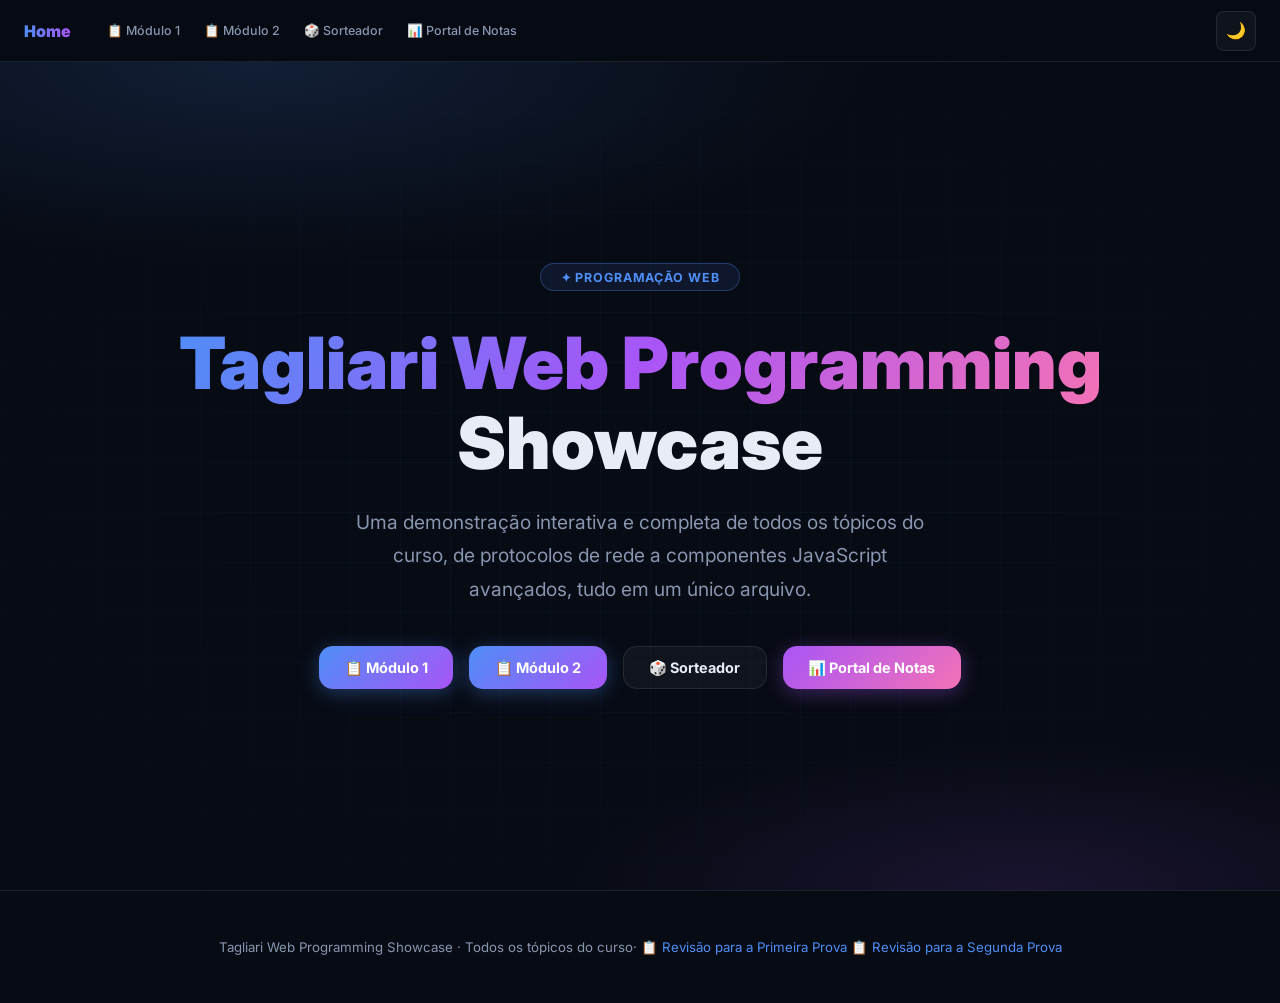
<file: index.html>
<!DOCTYPE html>
<html lang="pt-BR">

<head>
  <meta charset="UTF-8">
  <meta name="viewport" content="width=device-width, initial-scale=1.0">
  <meta name="description"
    content="Tagliari Web Programming Showcase — demonstração interativa completa de todos os tópicos do curso: HTML5, CSS3, JavaScript, AJAX, Acessibilidade, UX/UI e muito mais.">
  <meta property="og:title" content="Tagliari Web Programming Showcase">
  <meta property="og:description" content="Demonstração interativa de todos os tópicos do curso de Programação Web.">
  <title>Tagliari Web Programming Showcase</title>
  <link rel="preconnect" href="https://fonts.googleapis.com">
  <link
    href="https://fonts.googleapis.com/css2?family=Inter:wght@400;500;600;700;800;900&family=Fira+Code:wght@400;500&display=swap"
    rel="stylesheet">

  <link rel="stylesheet" href="index-style.css">
</head>

<body>

  <!-- ── SCROLL PROGRESS ───────────────────────── -->
  <div id="scroll-bar" role="progressbar" aria-label="Progresso de leitura"></div>

  <!-- ── STICKY NAVBAR ─────────────────────────── -->
  <nav id="navbar" aria-label="Navegação principal">
    <a href="index.html" class="navbar-brand" aria-label="Portfólio Web URI">Home</a>

    <button id="hamburger" aria-label="Abrir menu" aria-expanded="false" onclick="toggleMobileNav()">☰</button>

    <ul class="navbar-nav" id="navbar-nav" role="list">
      <li><a href="modulo1.html" aria-label="Ir para o Módulo 1">📋 Módulo 1</a></li>
      <li><a href="modulo2.html" aria-label="Ir para o Módulo 2">📋 Módulo 2</a></li>
      <li><a href="sorteador.html" aria-label="Ir para Sorteador de Alunos">🎲 Sorteador</a></li>
      <li><a href="notas.html" aria-label="Ir para Portal de Notas">📊 Portal de Notas</a></li>
    </ul>

    <div class="navbar-actions">
      <button id="mode-toggle" aria-label="Alternar modo claro/escuro" title="Alternar tema">🌙</button>
    </div>
  </nav>

  <!-- ═══════════════════════════════════════════════
       HERO
  ═══════════════════════════════════════════════ -->
  <header id="hero" role="banner">
    <div class="hero-badge">✦ Programação Web</div>
    <h1>
      <span class="grad">Tagliari Web Programming</span><br>Showcase
    </h1>
    <p class="hero-sub">
      Uma demonstração interativa e completa de todos os tópicos do curso, de protocolos de rede a componentes
      JavaScript avançados, tudo em um único arquivo.
    </p>

    <div class="hero-cta">
      <a href="modulo1.html" class="btn btn-primary" aria-label="Módulo 1">📋 Módulo 1</a>
      <a href="modulo2.html" class="btn btn-primary" aria-label="Módulo 2">📋 Módulo 2</a>
      <a href="sorteador.html" class="btn btn-outline" aria-label="Ir para Sorteador de Alunos">🎲 Sorteador</a>
      <a href="notas.html" class="btn btn-primary" style="background: linear-gradient(135deg, var(--purple), var(--pink)); box-shadow: 0 4px 20px rgba(168, 85, 247, 0.35);" aria-label="Ir para Portal de Notas">📊 Portal de Notas</a>
    </div>
  </header>

  <!-- ── FOOTER ─────────────────────────────── -->
  <footer role="contentinfo">
    <p>
      Tagliari Web Programming Showcase · Todos os tópicos do curso·
      <a href="revisao-first-test.html">📋 Revisão para a Primeira Prova</a>
      <a href="revisao-second-test.html">📋 Revisão para a Segunda Prova</a>

    </p>
  </footer>

  <!-- ── BACK TO TOP ───────────────────────── -->
  <button id="back-to-top" aria-label="Voltar ao topo da página" title="Topo">↑</button>

  <!-- ═══════════════════════════════════════════════════════
       JAVASCRIPT — ALL LOGIC IN ONE FILE
  ═══════════════════════════════════════════════════════ -->
  <script src="index-script.js"></script>

</body>

</html>
</file>
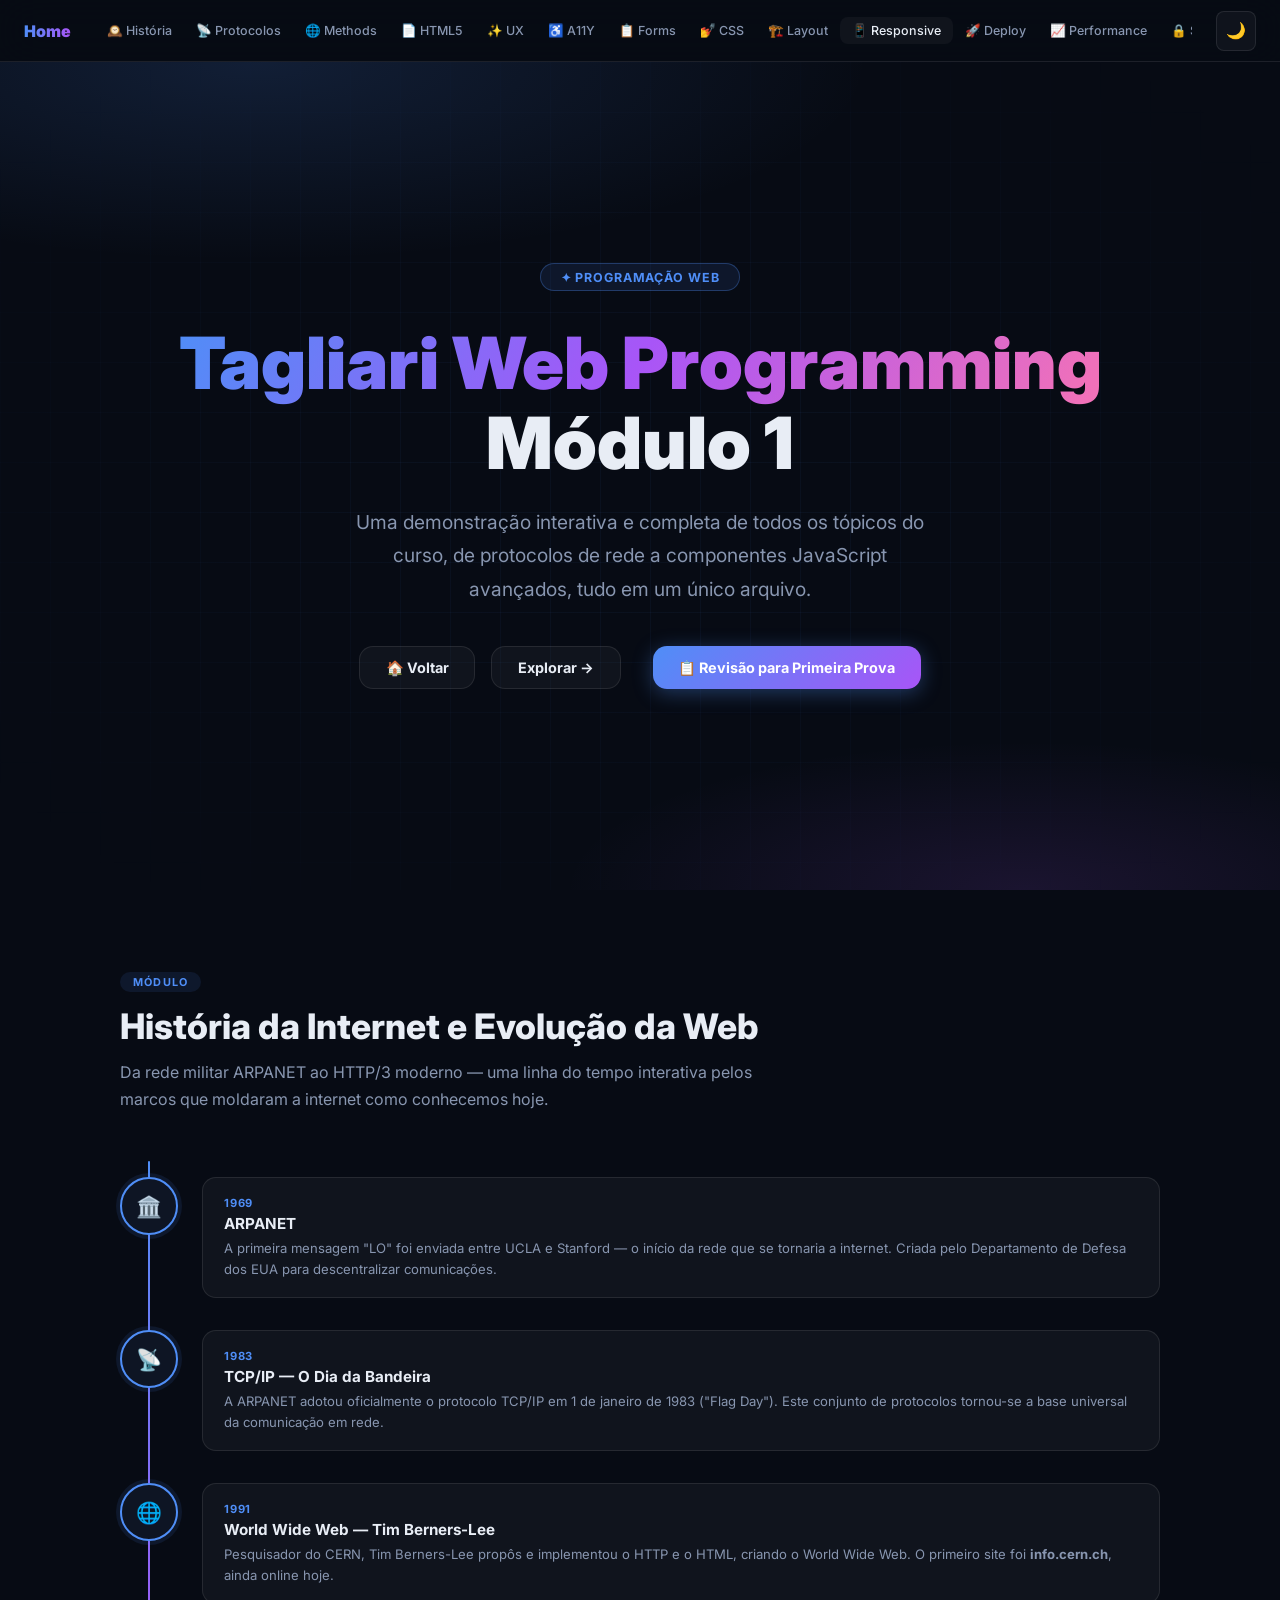
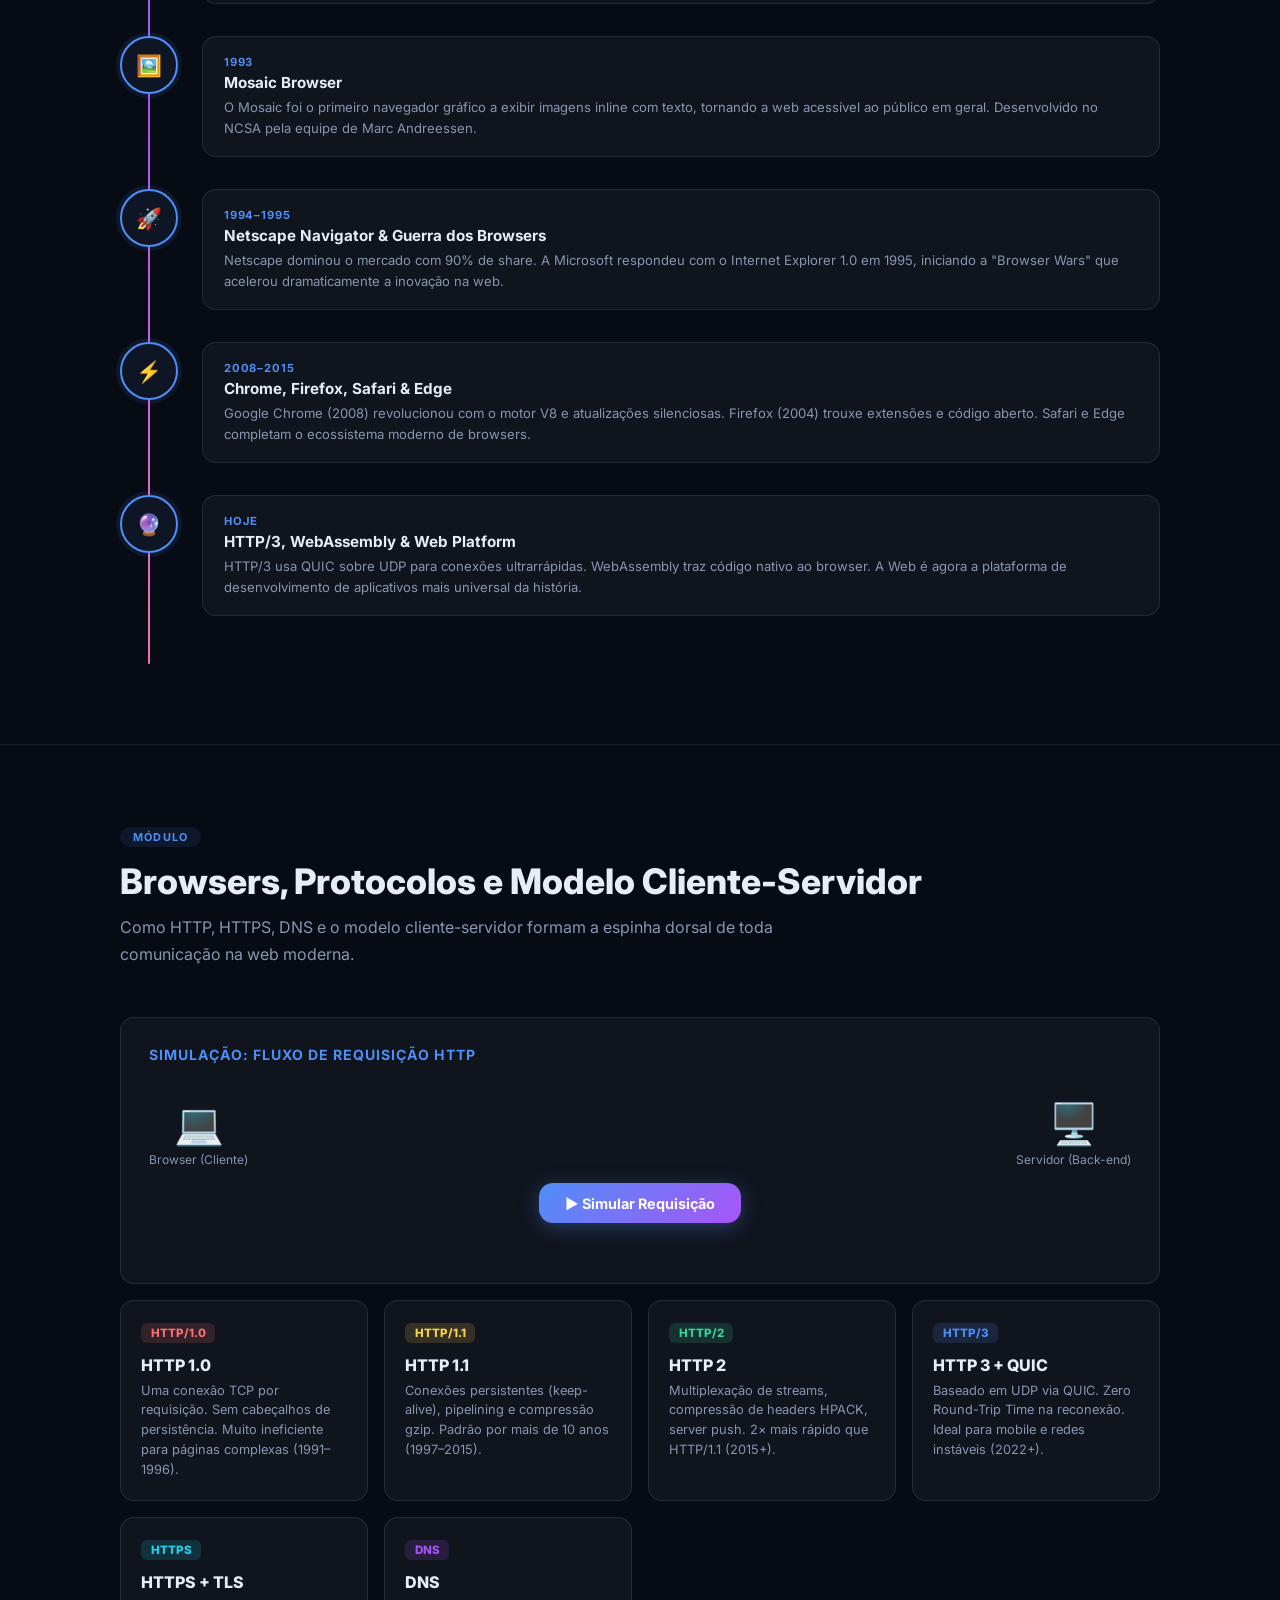
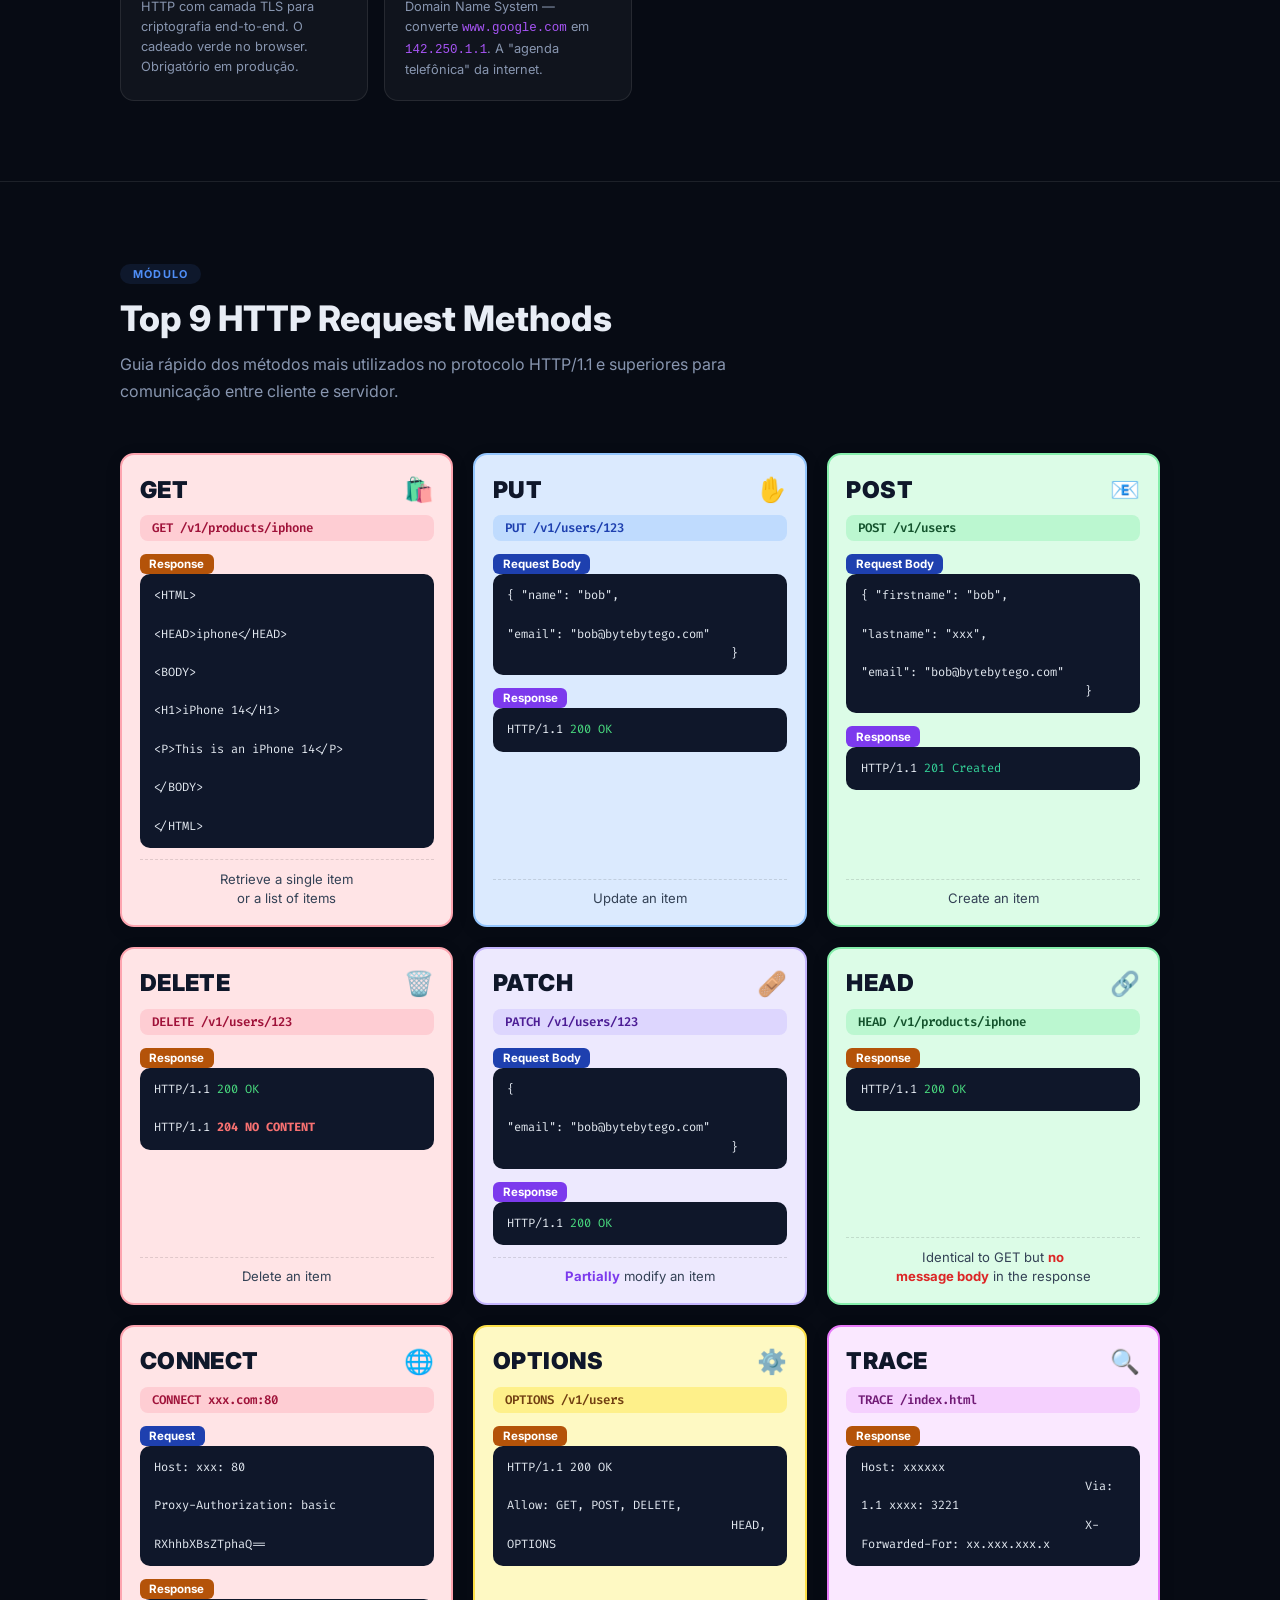
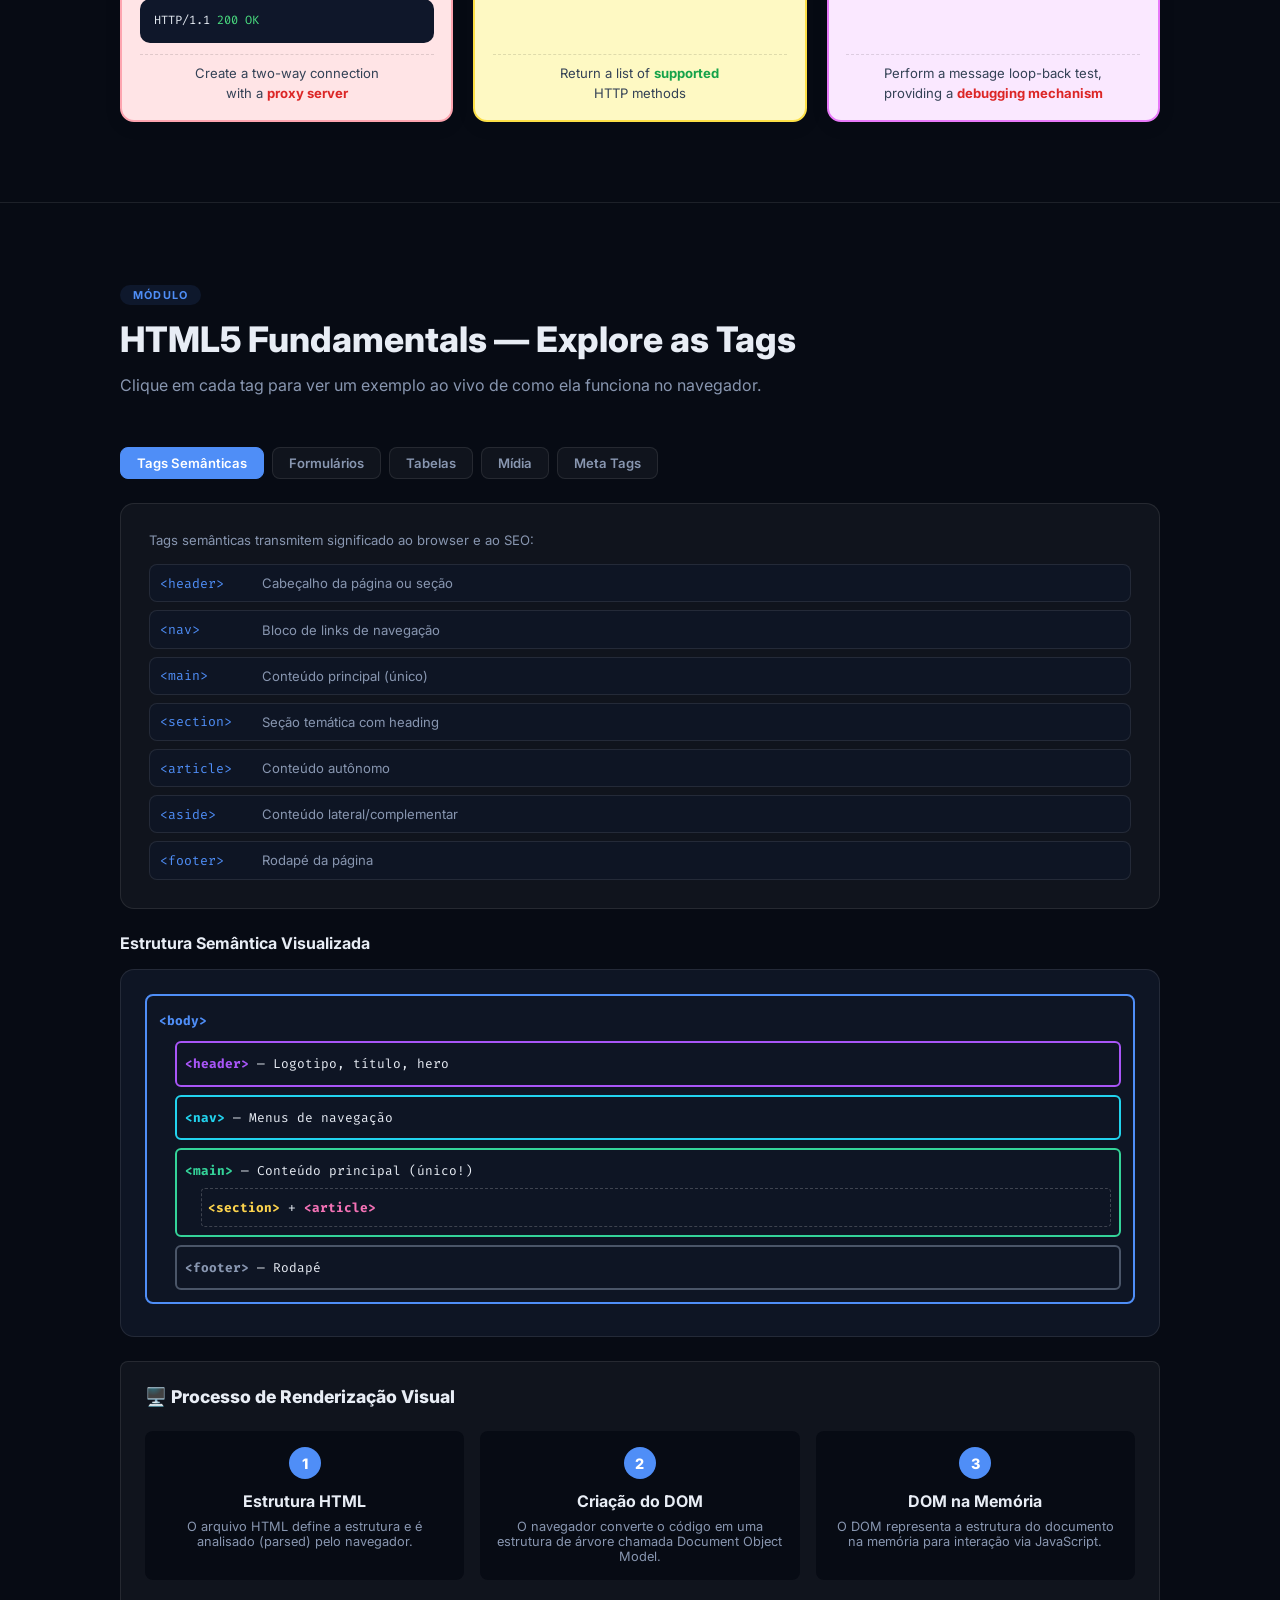
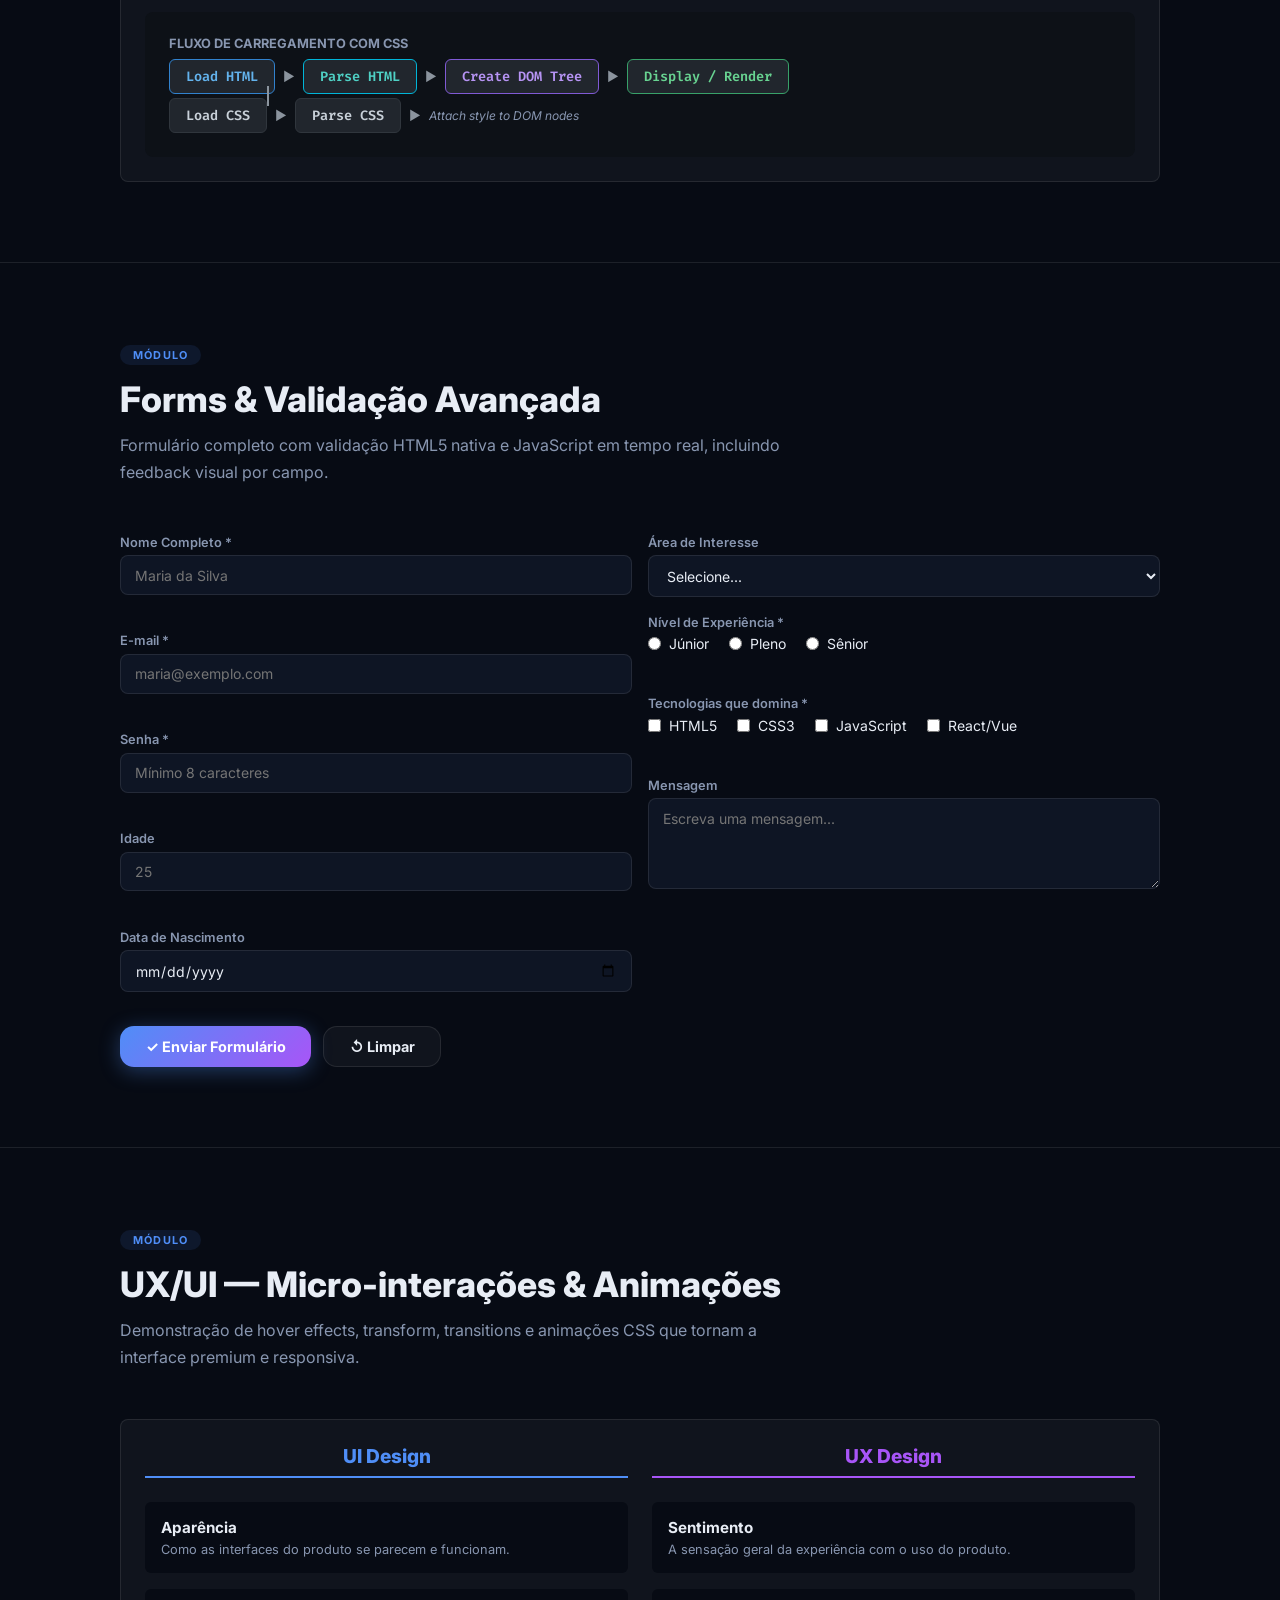
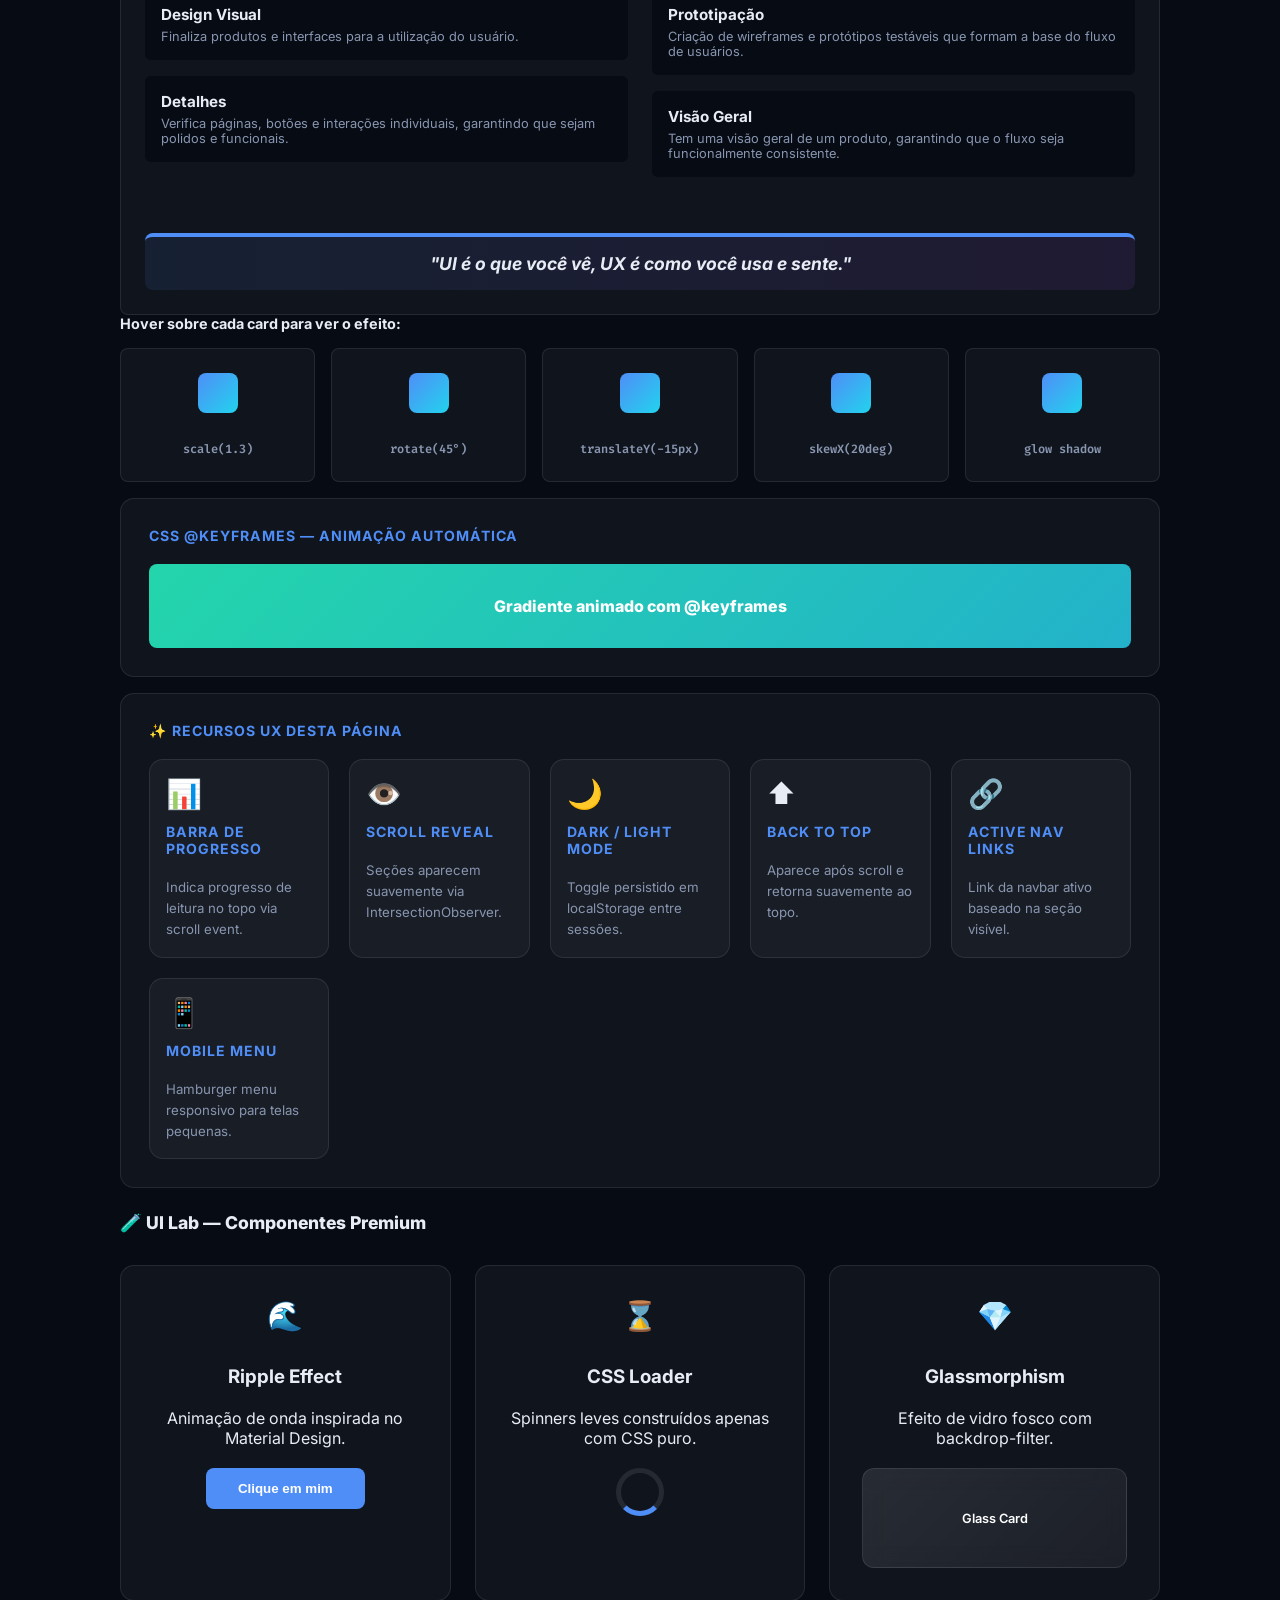
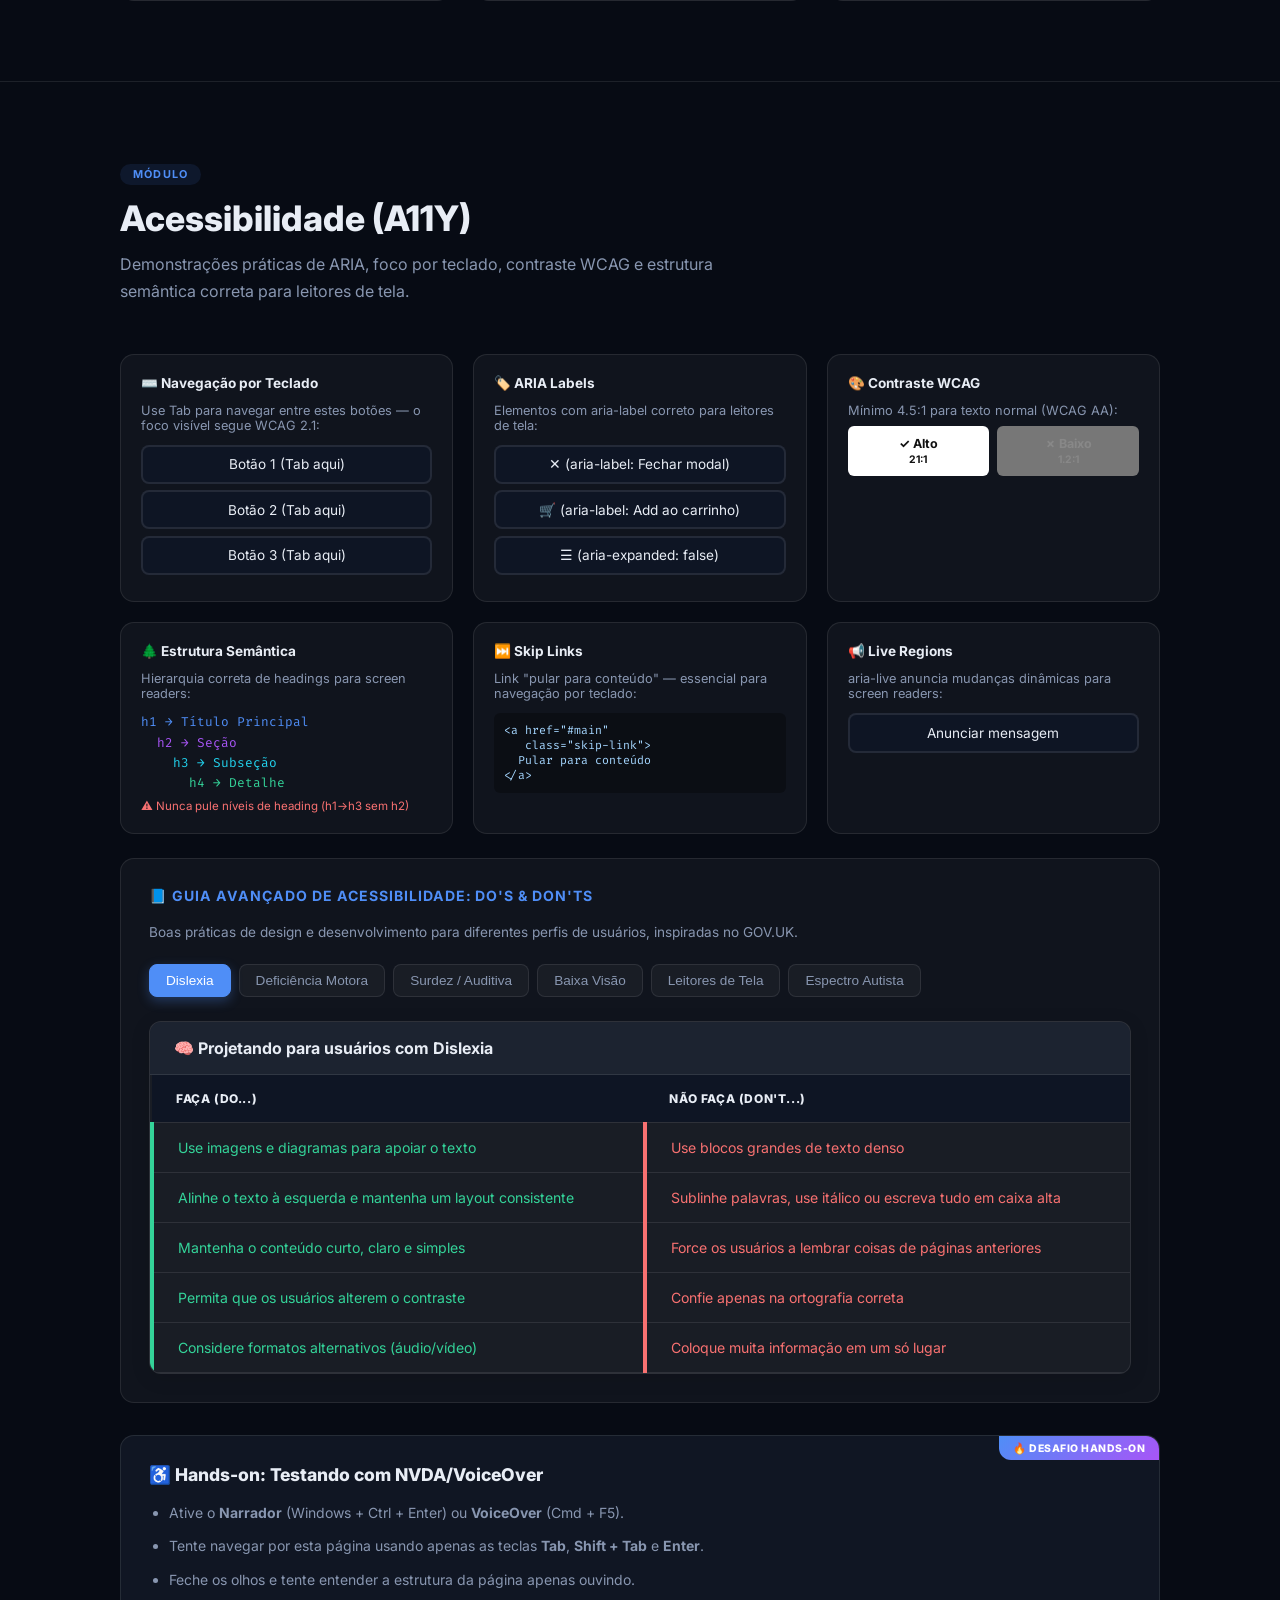
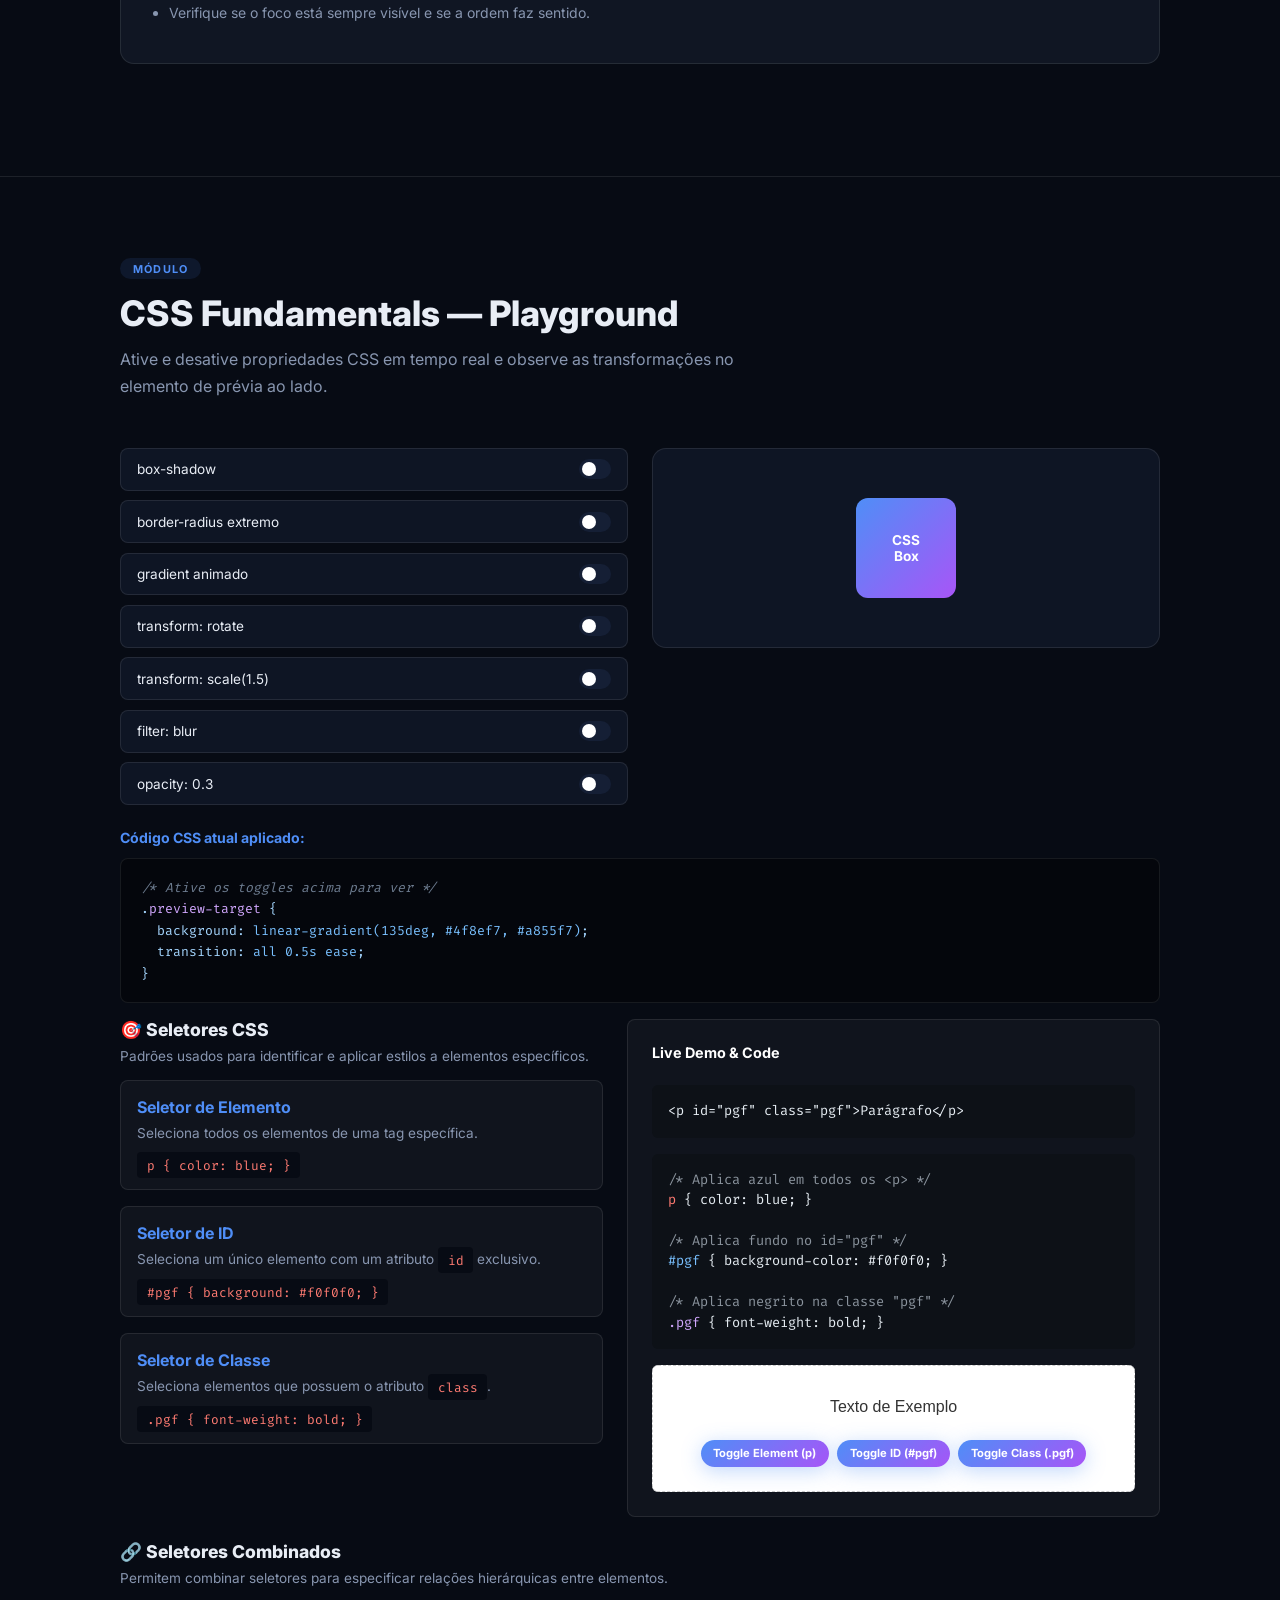
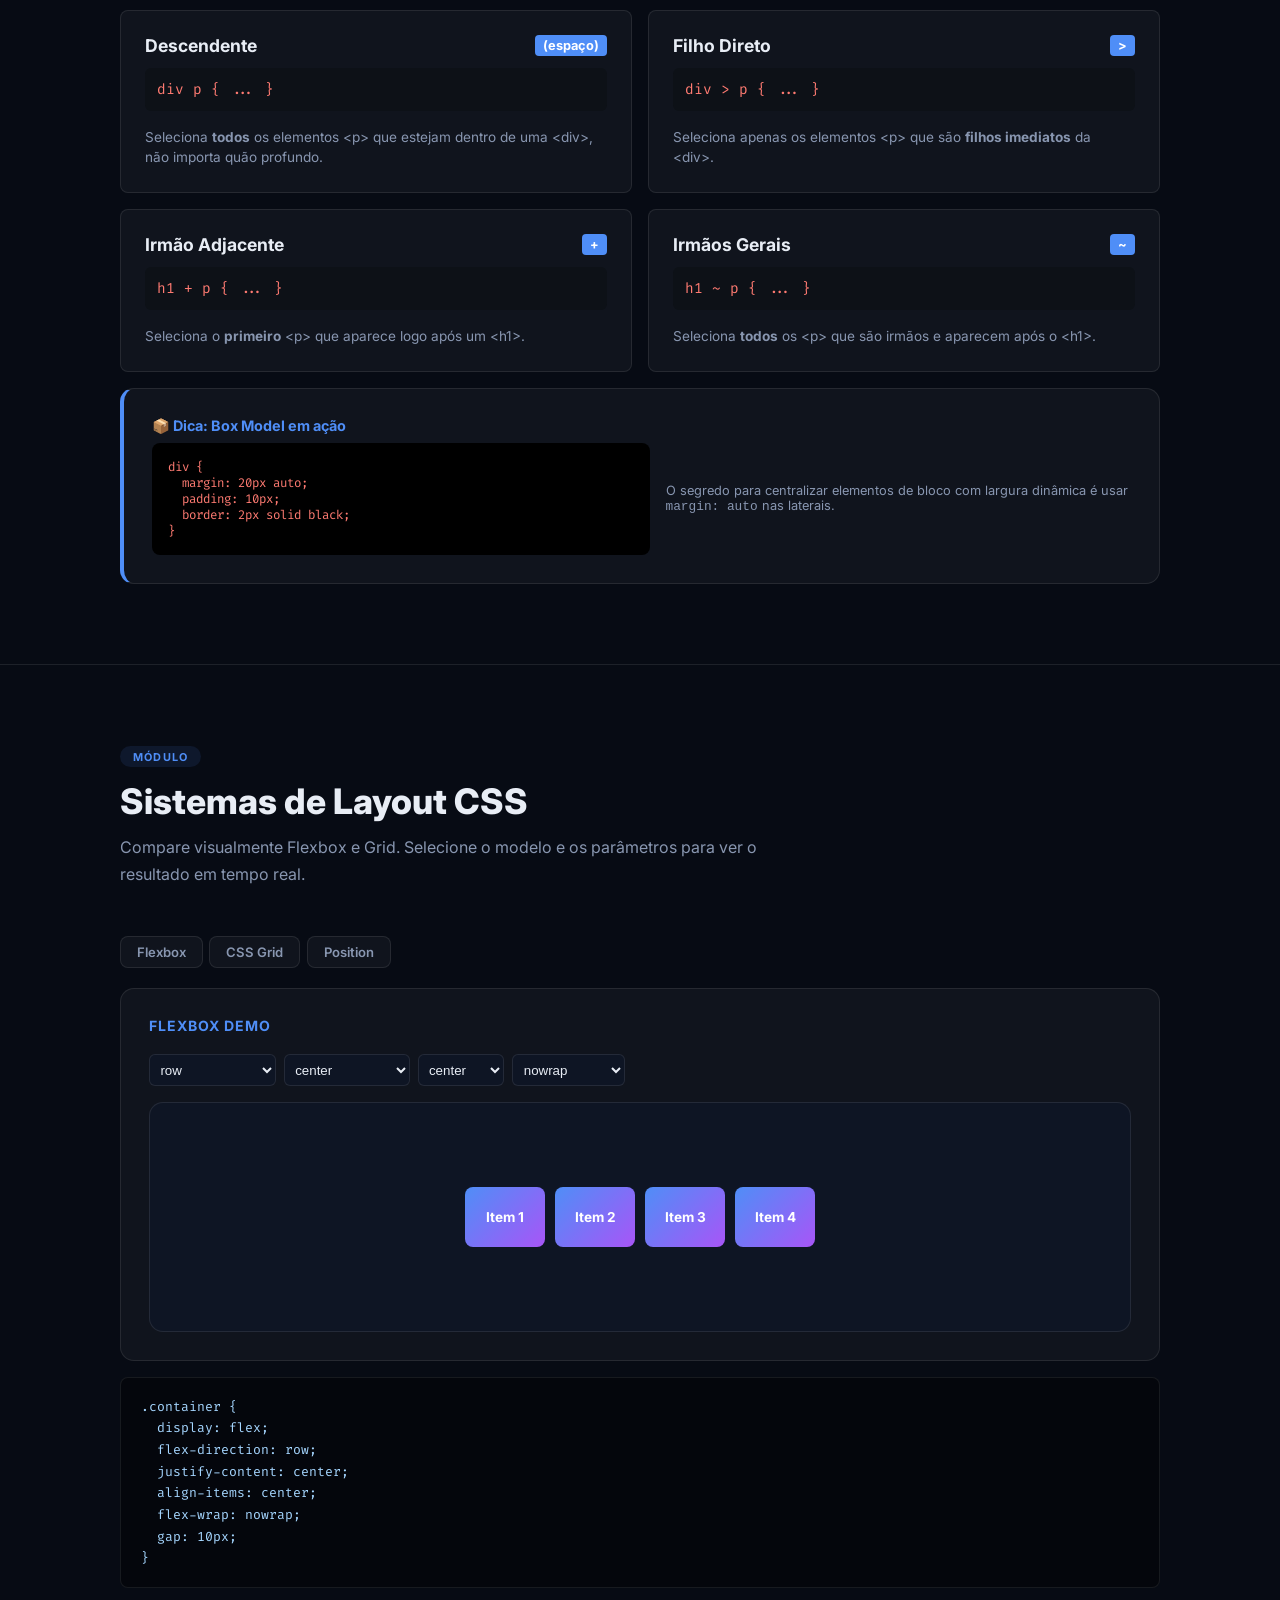
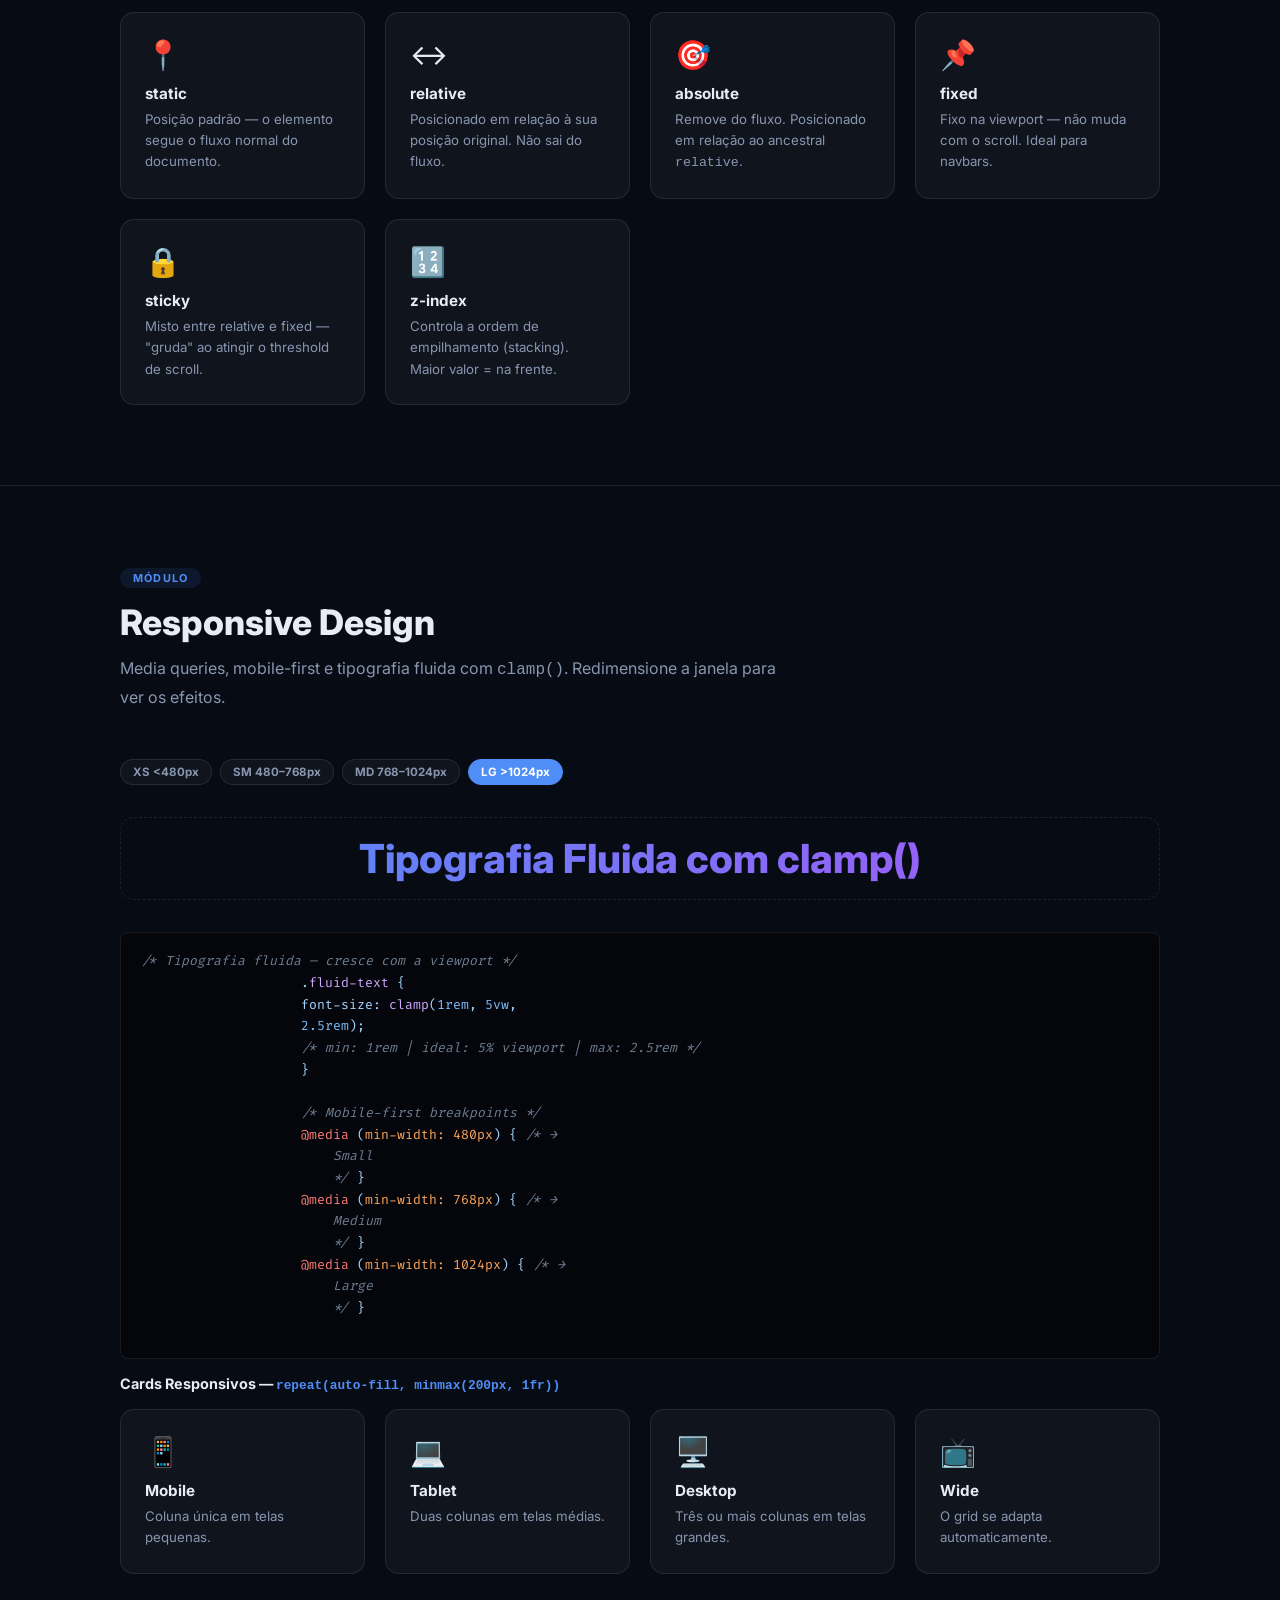
<file: modulo1.html>
<!DOCTYPE html>
<html lang="pt-BR">

<head>
    <meta charset="UTF-8">
    <meta name="viewport" content="width=device-width, initial-scale=1.0">
    <meta name="description"
        content="Tagliari Web Programming Showcase — demonstração interativa completa de todos os tópicos do curso: HTML5, CSS3, JavaScript, AJAX, Acessibilidade, UX/UI e muito mais.">
    <meta property="og:title" content="Tagliari Web Programming Showcase">
    <meta property="og:description" content="Demonstração interativa de todos os tópicos do curso de Programação Web.">
    <title>Tagliari Web Programming Showcase</title>
    <link rel="preconnect" href="https://fonts.googleapis.com">
    <link
        href="https://fonts.googleapis.com/css2?family=Inter:wght@400;500;600;700;800;900&family=Fira+Code:wght@400;500&display=swap"
        rel="stylesheet">

    <link rel="stylesheet" href="index-style.css">
</head>

<body>

    <!-- ── SCROLL PROGRESS ───────────────────────── -->
    <div id="scroll-bar" role="progressbar" aria-label="Progresso de leitura"></div>

    <!-- ── STICKY NAVBAR ─────────────────────────── -->
    <nav id="navbar" aria-label="Navegação principal">
        <a href="index.html" class="navbar-brand" aria-label="Portfólio Web URI">Home</a>

        <button id="hamburger" aria-label="Abrir menu" aria-expanded="false" onclick="toggleMobileNav()">☰</button>

        <ul class="navbar-nav" id="navbar-nav" role="list">
            <li><a href="#sec-history" aria-label="Ir para História">🕰️ História</a></li>
            <li><a href="#sec-protocols" aria-label="Ir para Protocolos">📡 Protocolos</a></li>
            <li><a href="#sec-methods" aria-label="Ir para Métodos HTTP">🌐 Methods</a></li>
            <li><a href="#sec-html" aria-label="Ir para HTML5">📄 HTML5</a></li>
            <li><a href="#sec-ux" aria-label="Ir para UX/UI">✨ UX</a></li>
            <li><a href="#sec-a11y" aria-label="Ir para Acessibilidade">♿ A11Y</a></li>
            <li><a href="#sec-forms" aria-label="Ir para Formulários">📋 Forms</a></li>
            <li><a href="#sec-css" aria-label="Ir para CSS">💅 CSS</a></li>
            <li><a href="#sec-layout" aria-label="Ir para Layouts">🏗️ Layout</a></li>
            <li><a href="#sec-responsive" aria-label="Ir para Responsivo">📱 Responsive</a></li>
            <li><a href="#sec-deploy" aria-label="Ir para Deploy">🚀 Deploy</a></li>
            <li><a href="#sec-perf" aria-label="Ir para Performance">📈 Performance</a></li>
            <li><a href="#sec-sec" aria-label="Ir para Segurança">🔒 Segurança</a></li>
            <li><a href="sorteador.html" aria-label="Ir para Sorteador de Alunos">🎲 Sorteador</a></li>
            <li><a href="notas.html" aria-label="Ir para Portal de Notas">📊 Notas</a></li>
        </ul>

        <div class="navbar-actions">
            <button id="mode-toggle" aria-label="Alternar modo claro/escuro" title="Alternar tema">🌙</button>
        </div>
    </nav>

    <!-- ═══════════════════════════════════════════════
       HERO
  ═══════════════════════════════════════════════ -->
    <header id="hero" role="banner">
        <div class="hero-badge">✦ Programação Web</div>
        <h1>
            <span class="grad">Tagliari Web Programming</span><br>Módulo 1
        </h1>
        <p class="hero-sub">
            Uma demonstração interativa e completa de todos os tópicos do curso, de protocolos de rede a componentes
            JavaScript avançados, tudo em um único arquivo.
        </p>
        <div class="hero-cta">
            <a href="index.html" class="btn btn-outline btn-secondary" aria-label="Portfólio Web URI">🏠 Voltar</a>
            <a href="#sec-history" class="btn btn-outline" aria-label="Explorar showcase">Explorar →</a><br />
            <a href="revisao-first-test.html" class="btn btn-primary" aria-label="Ir para revisão">📋 Revisão para
                Primeira Prova</a>
        </div>
    </header>

    <main>

        <!-- ═══════════════════════════════════════════
         SECTION — INTERNET HISTORY & TIMELINE
    ═══════════════════════════════════════════ -->
        <section class="showcase-section" id="sec-history" aria-labelledby="h-history">
            <div class="section-inner">
                <span class="section-label">Módulo</span>
                <h2 class="section-title" id="h-history">História da Internet e Evolução da Web</h2>
                <p class="section-desc">Da rede militar ARPANET ao HTTP/3 moderno — uma linha do tempo interativa pelos
                    marcos
                    que moldaram a internet como conhecemos hoje.</p>

                <nav class="timeline" aria-label="Linha do tempo da internet">

                    <article class="timeline-item">
                        <div class="tl-dot" aria-hidden="true">🏛️</div>
                        <div class="tl-content">
                            <div class="tl-year">1969</div>
                            <h3 class="tl-title">ARPANET</h3>
                            <p class="tl-desc">A primeira mensagem "LO" foi enviada entre UCLA e Stanford — o início da
                                rede que se
                                tornaria a internet. Criada pelo Departamento de Defesa dos EUA para descentralizar
                                comunicações.</p>
                        </div>
                    </article>

                    <article class="timeline-item">
                        <div class="tl-dot" aria-hidden="true">📡</div>
                        <div class="tl-content">
                            <div class="tl-year">1983</div>
                            <h3 class="tl-title">TCP/IP — O Dia da Bandeira</h3>
                            <p class="tl-desc">A ARPANET adotou oficialmente o protocolo TCP/IP em 1 de janeiro de 1983
                                ("Flag Day").
                                Este conjunto de protocolos tornou-se a base universal da comunicação em rede.</p>
                        </div>
                    </article>

                    <article class="timeline-item">
                        <div class="tl-dot" aria-hidden="true">🌐</div>
                        <div class="tl-content">
                            <div class="tl-year">1991</div>
                            <h3 class="tl-title">World Wide Web — Tim Berners-Lee</h3>
                            <p class="tl-desc">Pesquisador do CERN, Tim Berners-Lee propôs e implementou o HTTP e o
                                HTML, criando o
                                World Wide Web. O primeiro site foi <strong>info.cern.ch</strong>, ainda online hoje.
                            </p>
                        </div>
                    </article>

                    <article class="timeline-item">
                        <div class="tl-dot" aria-hidden="true">🖼️</div>
                        <div class="tl-content">
                            <div class="tl-year">1993</div>
                            <h3 class="tl-title">Mosaic Browser</h3>
                            <p class="tl-desc">O Mosaic foi o primeiro navegador gráfico a exibir imagens inline com
                                texto, tornando a
                                web acessível ao público em geral. Desenvolvido no NCSA pela equipe de Marc Andreessen.
                            </p>
                        </div>
                    </article>

                    <article class="timeline-item">
                        <div class="tl-dot" aria-hidden="true">🚀</div>
                        <div class="tl-content">
                            <div class="tl-year">1994–1995</div>
                            <h3 class="tl-title">Netscape Navigator & Guerra dos Browsers</h3>
                            <p class="tl-desc">Netscape dominou o mercado com 90% de share. A Microsoft respondeu com o
                                Internet
                                Explorer 1.0 em 1995, iniciando a "Browser Wars" que acelerou dramaticamente a inovação
                                na web.</p>
                        </div>
                    </article>

                    <article class="timeline-item">
                        <div class="tl-dot" aria-hidden="true">⚡</div>
                        <div class="tl-content">
                            <div class="tl-year">2008–2015</div>
                            <h3 class="tl-title">Chrome, Firefox, Safari & Edge</h3>
                            <p class="tl-desc">Google Chrome (2008) revolucionou com o motor V8 e atualizações
                                silenciosas. Firefox
                                (2004) trouxe extensões e código aberto. Safari e Edge completam o ecossistema moderno
                                de browsers.</p>
                        </div>
                    </article>

                    <article class="timeline-item">
                        <div class="tl-dot" aria-hidden="true">🔮</div>
                        <div class="tl-content">
                            <div class="tl-year">Hoje</div>
                            <h3 class="tl-title">HTTP/3, WebAssembly & Web Platform</h3>
                            <p class="tl-desc">HTTP/3 usa QUIC sobre UDP para conexões ultrarrápidas. WebAssembly traz
                                código nativo
                                ao browser. A Web é agora a plataforma de desenvolvimento de aplicativos mais universal
                                da história.</p>
                        </div>
                    </article>

                </nav>
            </div>
        </section>

        <!-- ═══════════════════════════════════════════
         SECTION — BROWSERS & PROTOCOLS
    ═══════════════════════════════════════════ -->
        <section class="showcase-section" id="sec-protocols" aria-labelledby="h-protocols">
            <div class="section-inner">
                <span class="section-label">Módulo</span>
                <h2 class="section-title" id="h-protocols">Browsers, Protocolos e Modelo Cliente-Servidor</h2>
                <p class="section-desc">Como HTTP, HTTPS, DNS e o modelo cliente-servidor formam a espinha dorsal de
                    toda
                    comunicação na web moderna.</p>

                <!-- Animated client-server diagram -->
                <div class="demo-panel mb-2">
                    <h3>Simulação: Fluxo de Requisição HTTP</h3>
                    <div id="req-diagram"
                        style="display:flex;align-items:center;gap:1rem;flex-wrap:wrap;justify-content:center;padding:1rem 0;">
                        <div style="text-align:center;">
                            <div style="font-size:2.5rem;">💻</div>
                            <div style="font-size:0.75rem;color:var(--mode-txt2);margin-top:0.3rem;">Browser (Cliente)
                            </div>
                        </div>
                        <div id="arrow-anim" style="flex:1;min-width:120px;position:relative;height:40px;">
                            <div id="req-arrow"
                                style="position:absolute;top:50%;left:0;transform:translateY(-50%);font-size:0.7rem;color:var(--blue);font-weight:700;opacity:0;transition:all 0.4s;">
                                ──── GET /index.html ────▶
                            </div>
                            <div id="res-arrow"
                                style="position:absolute;bottom:0;right:0;font-size:0.7rem;color:var(--green);font-weight:700;opacity:0;transition:all 0.4s;">
                                ◀──── 200 OK + HTML ────
                            </div>
                        </div>
                        <div style="text-align:center;">
                            <div style="font-size:2.5rem;">🖥️</div>
                            <div style="font-size:0.75rem;color:var(--mode-txt2);margin-top:0.3rem;">Servidor (Back-end)
                            </div>
                        </div>
                    </div>
                    <div style="text-align:center;">
                        <button class="btn btn-primary" onclick="animarRequisicao()" id="req-btn"
                            aria-label="Simular requisição HTTP">▶ Simular Requisição</button>
                    </div>
                    <div id="req-log"
                        style="margin-top:1rem;font-family:'Fira Code',monospace;font-size:0.78rem;color:var(--mode-txt2);min-height:1rem;"
                        aria-live="polite"></div>
                </div>

                <!-- Protocol comparison cards -->
                <div class="protocol-grid">
                    <div class="protocol-card">
                        <span class="protocol-badge"
                            style="background:rgba(248,113,113,0.15);color:var(--red);">HTTP/1.0</span>
                        <div class="p-title">HTTP 1.0</div>
                        <p class="p-desc">Uma conexão TCP por requisição. Sem cabeçalhos de persistência. Muito
                            ineficiente para
                            páginas complexas (1991–1996).</p>
                    </div>
                    <div class="protocol-card">
                        <span class="protocol-badge"
                            style="background:rgba(252,211,77,0.15);color:var(--yellow);">HTTP/1.1</span>
                        <div class="p-title">HTTP 1.1</div>
                        <p class="p-desc">Conexões persistentes (keep-alive), pipelining e compressão gzip. Padrão por
                            mais de 10
                            anos (1997–2015).</p>
                    </div>
                    <div class="protocol-card">
                        <span class="protocol-badge"
                            style="background:rgba(52,211,153,0.15);color:var(--green);">HTTP/2</span>
                        <div class="p-title">HTTP 2</div>
                        <p class="p-desc">Multiplexação de streams, compressão de headers HPACK, server push. 2× mais
                            rápido que
                            HTTP/1.1 (2015+).</p>
                    </div>
                    <div class="protocol-card">
                        <span class="protocol-badge"
                            style="background:rgba(79,142,247,0.15);color:var(--blue);">HTTP/3</span>
                        <div class="p-title">HTTP 3 + QUIC</div>
                        <p class="p-desc">Baseado em UDP via QUIC. Zero Round-Trip Time na reconexão. Ideal para mobile
                            e redes
                            instáveis (2022+).</p>
                    </div>
                    <div class="protocol-card">
                        <span class="protocol-badge"
                            style="background:rgba(34,211,238,0.15);color:var(--cyan);">HTTPS</span>
                        <div class="p-title">HTTPS + TLS</div>
                        <p class="p-desc">HTTP com camada TLS para criptografia end-to-end. O cadeado verde no browser.
                            Obrigatório
                            em produção.</p>
                    </div>
                    <div class="protocol-card">
                        <span class="protocol-badge"
                            style="background:rgba(168,85,247,0.15);color:var(--purple);">DNS</span>
                        <div class="p-title">DNS</div>
                        <p class="p-desc">Domain Name System — converte <code
                                style="font-size:0.78rem;color:var(--purple)">www.google.com</code> em <code
                                style="font-size:0.78rem;color:var(--purple)">142.250.1.1</code>. A "agenda telefônica"
                            da internet.</p>
                    </div>
                </div>
            </div>
        </section>

        <!-- ═══════════════════════════════════════════
         SECTION — HTTP METHODS
    ═══════════════════════════════════════════ -->
        <section class="showcase-section" id="sec-methods" aria-labelledby="h-methods">
            <div class="section-inner">
                <span class="section-label">Módulo</span>
                <h2 class="section-title" id="h-methods">Top 9 HTTP Request Methods</h2>
                <p class="section-desc">Guia rápido dos métodos mais utilizados no protocolo HTTP/1.1 e superiores para
                    comunicação entre cliente e servidor.</p>

                <div class="methods-grid">

                    <!-- ── GET ──────────────────────────── -->
                    <div class="http-m-card get">
                        <div class="card-title">
                            <h3>GET</h3>
                            <span class="emoji">🛍️</span>
                        </div>
                        <span class="url-pill">GET /v1/products/iphone</span>
                        <div class="section">
                            <span class="label response">Response</span>
                            <div class="code-block">&lt;HTML&gt;
                                &lt;HEAD&gt;iphone&lt;/HEAD&gt;
                                &lt;BODY&gt;
                                &lt;H1&gt;iPhone 14&lt;/H1&gt;
                                &lt;P&gt;This is an iPhone 14&lt;/P&gt;
                                &lt;/BODY&gt;
                                &lt;/HTML&gt;</div>
                        </div>
                        <p class="description">Retrieve a single item<br>or a list of items</p>
                    </div>

                    <!-- ── PUT ──────────────────────────── -->
                    <div class="http-m-card put">
                        <div class="card-title">
                            <h3>PUT</h3>
                            <span class="emoji">✋</span>
                        </div>
                        <span class="url-pill">PUT /v1/users/123</span>
                        <div class="section">
                            <span class="label request">Request Body</span>
                            <div class="code-block">{ "name": "bob",
                                "email": "bob@bytebytego.com"
                                }</div>
                        </div>
                        <div class="section">
                            <span class="label response">Response</span>
                            <div class="code-block">HTTP/1.1 <span class="s200">200 OK</span></div>
                        </div>
                        <p class="description">Update an item</p>
                    </div>

                    <!-- ── POST ─────────────────────────── -->
                    <div class="http-m-card post">
                        <div class="card-title">
                            <h3>POST</h3>
                            <span class="emoji">📧</span>
                        </div>
                        <span class="url-pill">POST /v1/users</span>
                        <div class="section">
                            <span class="label request">Request Body</span>
                            <div class="code-block">{ "firstname": "bob",
                                "lastname": "xxx",
                                "email": "bob@bytebytego.com"
                                }</div>
                        </div>
                        <div class="section">
                            <span class="label response">Response</span>
                            <div class="code-block">HTTP/1.1 <span class="s201">201 Created</span></div>
                        </div>
                        <p class="description">Create an item</p>
                    </div>

                    <!-- ── DELETE ───────────────────────── -->
                    <div class="http-m-card delete">
                        <div class="card-title">
                            <h3>DELETE</h3>
                            <span class="emoji">🗑️</span>
                        </div>
                        <span class="url-pill">DELETE /v1/users/123</span>
                        <div class="section">
                            <span class="label response">Response</span>
                            <div class="code-block">HTTP/1.1 <span class="s200">200 OK</span>
                                HTTP/1.1 <span class="s204">204 NO CONTENT</span></div>
                        </div>
                        <p class="description">Delete an item</p>
                    </div>

                    <!-- ── PATCH ────────────────────────── -->
                    <div class="http-m-card patch">
                        <div class="card-title">
                            <h3>PATCH</h3>
                            <span class="emoji">🩹</span>
                        </div>
                        <span class="url-pill">PATCH /v1/users/123</span>
                        <div class="section">
                            <span class="label request">Request Body</span>
                            <div class="code-block">{
                                "email": "bob@bytebytego.com"
                                }</div>
                        </div>
                        <div class="section">
                            <span class="label response">Response</span>
                            <div class="code-block">HTTP/1.1 <span class="s200">200 OK</span></div>
                        </div>
                        <p class="description"><span class="hlp">Partially</span> modify an item</p>
                    </div>

                    <!-- ── HEAD ─────────────────────────── -->
                    <div class="http-m-card head">
                        <div class="card-title">
                            <h3>HEAD</h3>
                            <span class="emoji">🔗</span>
                        </div>
                        <span class="url-pill">HEAD /v1/products/iphone</span>
                        <div class="section">
                            <span class="label response">Response</span>
                            <div class="code-block">HTTP/1.1 <span class="s200">200 OK</span></div>
                        </div>
                        <p class="description">Identical to GET but <span class="hl">no<br>message body</span> in the
                            response</p>
                    </div>

                    <!-- ── CONNECT ──────────────────────── -->
                    <div class="http-m-card connect">
                        <div class="card-title">
                            <h3>CONNECT</h3>
                            <span class="emoji">🌐</span>
                        </div>
                        <span class="url-pill">CONNECT xxx.com:80</span>
                        <div class="section">
                            <span class="label request">Request</span>
                            <div class="code-block">Host: xxx: 80
                                Proxy-Authorization: basic
                                RXhhbXBsZTphaQ==</div>
                        </div>
                        <div class="section">
                            <span class="label response">Response</span>
                            <div class="code-block">HTTP/1.1 <span class="s200">200 OK</span></div>
                        </div>
                        <p class="description">Create a two-way connection<br>with a <span class="hl">proxy
                                server</span></p>
                    </div>

                    <!-- ── OPTIONS ──────────────────────── -->
                    <div class="http-m-card options">
                        <div class="card-title">
                            <h3>OPTIONS</h3>
                            <span class="emoji">⚙️</span>
                        </div>
                        <span class="url-pill">OPTIONS /v1/users</span>
                        <div class="section">
                            <span class="label response">Response</span>
                            <div class="code-block">HTTP/1.1 200 OK
                                Allow: GET, POST, DELETE,
                                HEAD, OPTIONS</div>
                        </div>
                        <p class="description">Return a list of <span class="hlg">supported</span><br>HTTP methods</p>
                    </div>

                    <!-- ── TRACE ────────────────────────── -->
                    <div class="http-m-card trace">
                        <div class="card-title">
                            <h3>TRACE</h3>
                            <span class="emoji">🔍</span>
                        </div>
                        <span class="url-pill">TRACE /index.html</span>
                        <div class="section">
                            <span class="label response">Response</span>
                            <div class="code-block">Host: xxxxxx
                                Via: 1.1 xxxx: 3221
                                X-Forwarded-For: xx.xxx.xxx.x</div>
                        </div>
                        <p class="description">Perform a message loop-back test,<br>providing a <span
                                class="hl">debugging
                                mechanism</span></p>
                    </div>

                </div><!-- /methods-grid -->
            </div>
        </section>

        <!-- ═══════════════════════════════════════════
         SECTION — HTML5 FUNDAMENTALS
    ═══════════════════════════════════════════ -->
        <section class="showcase-section" id="sec-html" aria-labelledby="h-html">
            <div class="section-inner">
                <span class="section-label">Módulo</span>
                <h2 class="section-title" id="h-html">HTML5 Fundamentals — Explore as Tags</h2>
                <p class="section-desc">Clique em cada tag para ver um exemplo ao vivo de como ela funciona no
                    navegador.</p>

                <!-- Tag Explorer -->
                <div style="display:flex;gap:0.5rem;flex-wrap:wrap;margin-bottom:1.5rem;" role="group"
                    aria-label="Explorador de tags HTML">
                    <button class="layout-tab active" onclick="showTag('semantic')" aria-pressed="true">Tags
                        Semânticas</button>
                    <button class="layout-tab" onclick="showTag('form')" aria-pressed="false">Formulários</button>
                    <button class="layout-tab" onclick="showTag('table')" aria-pressed="false">Tabelas</button>
                    <button class="layout-tab" onclick="showTag('media')" aria-pressed="false">Mídia</button>
                    <button class="layout-tab" onclick="showTag('meta-demo')" aria-pressed="false">Meta Tags</button>
                </div>

                <div id="tag-display" class="demo-panel" style="min-height:260px;">
                    <!-- JS renders here -->
                </div>

                <!-- Semantic structure visual -->
                <div class="mt-3">
                    <h3 style="font-size:1rem;font-weight:700;margin-bottom:1rem;color:var(--mode-txt);">Estrutura
                        Semântica
                        Visualizada</h3>
                    <div
                        style="background:var(--mode-bg2);border:1px solid var(--mode-border);border-radius:var(--radius);padding:1.5rem;font-family:'Fira Code',monospace;font-size:0.8rem;line-height:2;">
                        <div
                            style="border:2px solid var(--blue);border-radius:8px;padding:0.75rem;margin-bottom:0.5rem;">
                            <span style="color:var(--blue);font-weight:700;">&lt;body&gt;</span>
                            <div
                                style="margin:0.5rem 0 0.5rem 1rem;border:2px solid var(--purple);border-radius:6px;padding:0.5rem;">
                                <span style="color:var(--purple);font-weight:700;">&lt;header&gt;</span> — Logotipo,
                                título, hero
                            </div>
                            <div
                                style="margin:0.5rem 0 0.5rem 1rem;border:2px solid var(--cyan);border-radius:6px;padding:0.5rem;">
                                <span style="color:var(--cyan);font-weight:700;">&lt;nav&gt;</span> — Menus de navegação
                            </div>
                            <div
                                style="margin:0.5rem 0 0.5rem 1rem;border:2px solid var(--green);border-radius:6px;padding:0.5rem;">
                                <span style="color:var(--green);font-weight:700;">&lt;main&gt;</span> — Conteúdo
                                principal (único!)
                                <div
                                    style="margin:0.25rem 0 0 1rem;border:1px dashed rgba(255,255,255,0.2);border-radius:4px;padding:0.35rem;">
                                    <span style="color:var(--yellow);font-weight:700;">&lt;section&gt;</span> + <span
                                        style="color:var(--pink);font-weight:700;">&lt;article&gt;</span>
                                </div>
                            </div>
                            <div
                                style="margin:0.5rem 0 0 1rem;border:2px solid var(--txt3);border-radius:6px;padding:0.5rem;">
                                <span style="color:var(--txt2);font-weight:700;">&lt;footer&gt;</span> — Rodapé
                            </div>
                        </div>
                    </div>
                </div>

                <!-- PROCESSO DE RENDERIZAÇÃO VISUAL -->
                <div class="render-flow-container mt-3">
                    <h3 style="font-size:1.1rem;font-weight:800;color:var(--mode-txt);margin-bottom:1.5rem;">🖥️
                        Processo de
                        Renderização Visual</h3>

                    <div class="render-steps">
                        <div class="render-step">
                            <div class="render-step-num">1</div>
                            <h4>Estrutura HTML</h4>
                            <p>O arquivo HTML define a estrutura e é analisado (parsed) pelo navegador.</p>
                        </div>
                        <div class="render-step">
                            <div class="render-step-num">2</div>
                            <h4>Criação do DOM</h4>
                            <p>O navegador converte o código em uma estrutura de árvore chamada Document Object Model.
                            </p>
                        </div>
                        <div class="render-step">
                            <div class="render-step-num">3</div>
                            <h4>DOM na Memória</h4>
                            <p>O DOM representa a estrutura do documento na memória para interação via JavaScript.</p>
                        </div>
                    </div>

                    <div class="flow-diagram">
                        <h4
                            style="font-size:0.8rem;text-transform:uppercase;color:var(--mode-txt2);margin-bottom:0.5rem;">
                            Fluxo de
                            Carregamento com CSS</h4>

                        <!-- Row 1: HTML -->
                        <div class="flow-row">
                            <div class="flow-box accent-blue">Load HTML</div>
                            <div class="flow-arrow">▶</div>
                            <div class="flow-box accent-cyan">Parse HTML</div>
                            <div class="flow-arrow">▶</div>
                            <div class="flow-box accent-purple">Create DOM Tree</div>
                            <div class="flow-arrow">▶</div>
                            <div class="flow-box accent-green">Display / Render</div>
                        </div>

                        <!-- Row 2: CSS (Connected to DOM) -->
                        <div
                            style="display:flex;gap:4.5rem;margin-left:-8.5rem;margin-top:-0.5rem;margin-bottom:-0.5rem;">
                            <div class="flow-connector"></div>
                            <div class="flow-connector"></div>
                        </div>

                        <div class="flow-row">
                            <div class="flow-box">Load CSS</div>
                            <div class="flow-arrow">▶</div>
                            <div class="flow-box">Parse CSS</div>
                            <div class="flow-arrow">▶</div>
                            <div style="font-size:0.75rem;color:var(--mode-txt2);font-style:italic;">Attach style to DOM
                                nodes</div>
                        </div>
                    </div>
                </div>
            </div>
        </section>

        <!-- ═══════════════════════════════════════════
         SECTION — FORMS & VALIDATION
    ═══════════════════════════════════════════ -->
        <section class="showcase-section" id="sec-forms" aria-labelledby="h-forms">
            <div class="section-inner">
                <span class="section-label">Módulo</span>
                <h2 class="section-title" id="h-forms">Forms &amp; Validação Avançada</h2>
                <p class="section-desc">Formulário completo com validação HTML5 nativa e JavaScript em tempo real,
                    incluindo
                    feedback visual por campo.</p>

                <form id="showcase-form" novalidate aria-label="Formulário de demonstração com validação"
                    onsubmit="handleFormSubmit(event)">
                    <div class="split">
                        <div>
                            <!-- Name -->
                            <div class="form-group">
                                <label for="f-name">Nome Completo *</label>
                                <input type="text" id="f-name" name="name" placeholder="Maria da Silva"
                                    autocomplete="name" required minlength="3" aria-required="true"
                                    aria-describedby="f-name-msg">
                                <div class="field-msg" id="f-name-msg" aria-live="polite"></div>
                            </div>

                            <!-- Email -->
                            <div class="form-group">
                                <label for="f-email">E-mail *</label>
                                <input type="email" id="f-email" name="email" placeholder="maria@exemplo.com"
                                    autocomplete="email" required aria-required="true" aria-describedby="f-email-msg">
                                <div class="field-msg" id="f-email-msg" aria-live="polite"></div>
                            </div>

                            <!-- Password -->
                            <div class="form-group">
                                <label for="f-pass">Senha *</label>
                                <input type="password" id="f-pass" name="password" placeholder="Mínimo 8 caracteres"
                                    required minlength="8" aria-required="true" aria-describedby="f-pass-msg">
                                <div class="field-msg" id="f-pass-msg" aria-live="polite"></div>
                            </div>

                            <!-- Number -->
                            <div class="form-group">
                                <label for="f-age">Idade</label>
                                <input type="number" id="f-age" name="age" placeholder="25" min="1" max="120"
                                    aria-describedby="f-age-msg">
                                <div class="field-msg" id="f-age-msg" aria-live="polite"></div>
                            </div>

                            <!-- Date -->
                            <div class="form-group">
                                <label for="f-date">Data de Nascimento</label>
                                <input type="date" id="f-date" name="birthdate">
                            </div>
                        </div>

                        <div>
                            <!-- Select -->
                            <div class="form-group">
                                <label for="f-area">Área de Interesse</label>
                                <select id="f-area" name="area" aria-label="Selecione sua área de interesse">
                                    <option value="">Selecione...</option>
                                    <option value="frontend">Front-end</option>
                                    <option value="backend">Back-end</option>
                                    <option value="fullstack">Full Stack</option>
                                    <option value="devops">DevOps / Infra</option>
                                    <option value="mobile">Mobile</option>
                                </select>
                            </div>

                            <!-- Radio -->
                            <div class="form-group">
                                <label>Nível de Experiência *</label>
                                <div class="radio-group horizontal" role="radiogroup" aria-label="Nível de experiência">
                                    <label for="r-jr"><input type="radio" id="r-jr" name="level" value="junior"
                                            required> Júnior</label>
                                    <label for="r-pl"><input type="radio" id="r-pl" name="level" value="pleno">
                                        Pleno</label>
                                    <label for="r-sr"><input type="radio" id="r-sr" name="level" value="senior">
                                        Sênior</label>
                                </div>
                                <div class="field-msg" id="f-level-msg" aria-live="polite"></div>
                            </div>

                            <!-- Checkboxes -->
                            <div class="form-group">
                                <label>Tecnologias que domina *</label>
                                <div class="check-group horizontal" role="group" aria-label="Tecnologias">
                                    <label for="c-html"><input type="checkbox" id="c-html" name="tech" value="html">
                                        HTML5</label>
                                    <label for="c-css"><input type="checkbox" id="c-css" name="tech" value="css">
                                        CSS3</label>
                                    <label for="c-js"><input type="checkbox" id="c-js" name="tech" value="js">
                                        JavaScript</label>
                                    <label for="c-react"><input type="checkbox" id="c-react" name="tech" value="react">
                                        React/Vue</label>
                                </div>
                                <div class="field-msg" id="f-tech-msg" aria-live="polite"></div>
                            </div>

                            <!-- Textarea -->
                            <div class="form-group">
                                <label for="f-msg">Mensagem</label>
                                <textarea id="f-msg" name="message" rows="4" placeholder="Escreva uma mensagem..."
                                    aria-describedby="f-msg-msg"></textarea>
                                <div class="field-msg" id="f-msg-msg" aria-live="polite"></div>
                            </div>
                        </div>
                    </div>

                    <div class="flex mt-2">
                        <button type="submit" class="btn btn-primary" aria-label="Enviar formulário">✓ Enviar
                            Formulário</button>
                        <button type="reset" class="btn btn-outline" onclick="resetForm()"
                            aria-label="Limpar formulário">↺
                            Limpar</button>
                    </div>

                    <div id="form-result" style="margin-top:1rem;padding:1rem;border-radius:var(--rad-sm);display:none;"
                        aria-live="polite"></div>
                </form>
            </div>
        </section>

        <!-- ═══════════════════════════════════════════
         SECTION — UX/UI
    ═══════════════════════════════════════════ -->
        <section class="showcase-section" id="sec-ux" aria-labelledby="h-ux">
            <div class="section-inner">
                <span class="section-label">Módulo</span>
                <h2 class="section-title" id="h-ux">UX/UI — Micro-interações &amp; Animações</h2>
                <p class="section-desc">Demonstração de hover effects, transform, transitions e animações CSS que tornam
                    a
                    interface premium e responsiva.</p>

                <!-- UI vs UX COMPARISON -->
                <div class="ui-ux-comparison mt-3">
                    <div class="ui-ux-col ui">
                        <div class="ui-ux-header">UI Design</div>
                        <div class="ui-ux-item">
                            <h4>Aparência</h4>
                            <p>Como as interfaces do produto se parecem e funcionam.</p>
                        </div>
                        <div class="ui-ux-item">
                            <h4>Design Visual</h4>
                            <p>Finaliza produtos e interfaces para a utilização do usuário.</p>
                        </div>
                        <div class="ui-ux-item">
                            <h4>Detalhes</h4>
                            <p>Verifica páginas, botões e interações individuais, garantindo que sejam polidos e
                                funcionais.</p>
                        </div>
                    </div>

                    <div class="ui-ux-col ux">
                        <div class="ui-ux-header">UX Design</div>
                        <div class="ui-ux-item">
                            <h4>Sentimento</h4>
                            <p>A sensação geral da experiência com o uso do produto.</p>
                        </div>
                        <div class="ui-ux-item">
                            <h4>Prototipação</h4>
                            <p>Criação de wireframes e protótipos testáveis que formam a base do fluxo de usuários.</p>
                        </div>
                        <div class="ui-ux-item">
                            <h4>Visão Geral</h4>
                            <p>Tem uma visão geral de um produto, garantindo que o fluxo seja funcionalmente
                                consistente.</p>
                        </div>
                    </div>

                    <div class="ui-ux-quote">
                        "UI é o que você vê, UX é como você usa e sente."
                    </div>
                </div>

                <!-- Micro animations -->
                <h3 style="font-size:0.9rem;font-weight:700;margin-bottom:1rem;color:var(--mode-txt);">Hover sobre cada
                    card
                    para ver o efeito:</h3>
                <div class="anim-grid mb-2" aria-label="Demonstrações de animação CSS">
                    <div class="anim-box" tabindex="0">
                        <div class="anim-preview anim-scale"></div>
                        <div class="anim-label">scale(1.3)</div>
                    </div>
                    <div class="anim-box" tabindex="0">
                        <div class="anim-preview anim-rotate"></div>
                        <div class="anim-label">rotate(45°)</div>
                    </div>
                    <div class="anim-box" tabindex="0">
                        <div class="anim-preview anim-bounce"></div>
                        <div class="anim-label">translateY(-15px)</div>
                    </div>
                    <div class="anim-box" tabindex="0">
                        <div class="anim-preview anim-skew"></div>
                        <div class="anim-label">skewX(20deg)</div>
                    </div>
                    <div class="anim-box" tabindex="0">
                        <div class="anim-preview anim-shadow"></div>
                        <div class="anim-label">glow shadow</div>
                    </div>
                </div>

                <!-- Gradient animated keyframes -->
                <div class="demo-panel mb-2">
                    <h3>CSS @keyframes — Animação Automática</h3>
                    <div class="keyframe-demo" aria-label="Demonstração de gradiente animado com @keyframes">
                        Gradiente animado com @keyframes
                    </div>
                </div>

                <!-- Scroll reveal explanation -->
                <div class="demo-panel">
                    <h3>✨ Recursos UX desta Página</h3>
                    <div class="card-grid" style="grid-template-columns:repeat(auto-fill,minmax(180px,1fr));">
                        <div class="card" style="padding:1rem;">
                            <div class="card-icon">📊</div>
                            <h3>Barra de Progresso</h3>
                            <p>Indica progresso de leitura no topo via scroll event.</p>
                        </div>
                        <div class="card" style="padding:1rem;">
                            <div class="card-icon">👁️</div>
                            <h3>Scroll Reveal</h3>
                            <p>Seções aparecem suavemente via IntersectionObserver.</p>
                        </div>
                        <div class="card" style="padding:1rem;">
                            <div class="card-icon">🌙</div>
                            <h3>Dark / Light Mode</h3>
                            <p>Toggle persistido em localStorage entre sessões.</p>
                        </div>
                        <div class="card" style="padding:1rem;">
                            <div class="card-icon">⬆️</div>
                            <h3>Back to Top</h3>
                            <p>Aparece após scroll e retorna suavemente ao topo.</p>
                        </div>
                        <div class="card" style="padding:1rem;">
                            <div class="card-icon">🔗</div>
                            <h3>Active Nav Links</h3>
                            <p>Link da navbar ativo baseado na seção visível.</p>
                        </div>
                        <div class="card" style="padding:1rem;">
                            <div class="card-icon">📱</div>
                            <h3>Mobile Menu</h3>
                            <p>Hamburger menu responsivo para telas pequenas.</p>
                        </div>
                    </div>
                </div>

                <!-- UI LAB -->
                <div class="mt-3">
                    <h3 style="font-size:1.1rem;font-weight:800;color:var(--mode-txt);margin-bottom:1.5rem;">🧪 UI Lab —
                        Componentes Premium</h3>
                    <div class="lab-grid">
                        <!-- Ripple -->
                        <div class="lab-card">
                            <div class="card-icon">🌊</div>
                            <h3>Ripple Effect</h3>
                            <p>Animação de onda inspirada no Material Design.</p>
                            <button class="ripple-btn" onclick="createRipple(event)">Clique em mim</button>
                        </div>
                        <!-- Loader -->
                        <div class="lab-card">
                            <div class="card-icon">⌛</div>
                            <h3>CSS Loader</h3>
                            <p>Spinners leves construídos apenas com CSS puro.</p>
                            <div class="css-loader"></div>
                        </div>
                        <!-- Glass -->
                        <div class="lab-card">
                            <div class="card-icon">💎</div>
                            <h3>Glassmorphism</h3>
                            <p>Efeito de vidro fosco com backdrop-filter.</p>
                            <div class="glass-preview">Glass Card</div>
                        </div>
                    </div>
                </div>
            </div>
        </section>

        <!-- ═══════════════════════════════════════════
         SECTION — ACCESSIBILITY
    ═══════════════════════════════════════════ -->
        <section class="showcase-section" id="sec-a11y" aria-labelledby="h-a11y">
            <div class="section-inner">
                <span class="section-label">Módulo</span>
                <h2 class="section-title" id="h-a11y">Acessibilidade (A11Y)</h2>
                <p class="section-desc">Demonstrações práticas de ARIA, foco por teclado, contraste WCAG e estrutura
                    semântica
                    correta para leitores de tela.</p>

                <div class="a11y-demo">
                    <!-- Keyboard navigation -->
                    <div class="a11y-card">
                        <h4>⌨️ Navegação por Teclado</h4>
                        <p style="font-size:0.8rem;color:var(--mode-txt2);margin-bottom:0.75rem;">Use Tab para navegar
                            entre estes
                            botões — o foco visível segue WCAG 2.1:</p>
                        <button class="focus-demo-btn" aria-label="Botão de demonstração 1">Botão 1 (Tab aqui)</button>
                        <button class="focus-demo-btn" aria-label="Botão de demonstração 2">Botão 2 (Tab aqui)</button>
                        <button class="focus-demo-btn" aria-label="Botão de demonstração 3">Botão 3 (Tab aqui)</button>
                    </div>

                    <!-- ARIA Labels -->
                    <div class="a11y-card">
                        <h4>🏷️ ARIA Labels</h4>
                        <p style="font-size:0.8rem;color:var(--mode-txt2);margin-bottom:0.75rem;">Elementos com
                            aria-label correto
                            para leitores de tela:</p>
                        <button class="focus-demo-btn" aria-label="Fechar modal de confirmação" title="Fechar">✕
                            (aria-label: Fechar
                            modal)</button>
                        <button class="focus-demo-btn" aria-label="Adicionar produto ao carrinho" title="Carrinho">🛒
                            (aria-label:
                            Add ao carrinho)</button>
                        <button class="focus-demo-btn" aria-expanded="false" aria-controls="hidden-menu" title="Menu">☰
                            (aria-expanded: false)</button>
                    </div>

                    <!-- Contrast -->
                    <div class="a11y-card">
                        <h4>🎨 Contraste WCAG</h4>
                        <p style="font-size:0.8rem;color:var(--mode-txt2);margin-bottom:0.5rem;">Mínimo 4.5:1 para texto
                            normal
                            (WCAG AA):</p>
                        <div class="contrast-pair">
                            <div class="contrast-box" style="background:#fff;color:#111;"
                                aria-label="Alto contraste — aprovado">
                                ✓ Alto<br><small>21:1</small>
                            </div>
                            <div class="contrast-box" style="background:#777;color:#888;"
                                aria-label="Baixo contraste — reprovado">
                                ✗ Baixo<br><small>1.2:1</small>
                            </div>
                        </div>
                    </div>

                    <!-- Semantic structure -->
                    <div class="a11y-card">
                        <h4>🌲 Estrutura Semântica</h4>
                        <p style="font-size:0.8rem;color:var(--mode-txt2);margin-bottom:0.75rem;">Hierarquia correta de
                            headings
                            para screen readers:</p>
                        <div
                            style="font-size:0.8rem;font-family:'Fira Code',monospace;display:flex;flex-direction:column;gap:0.2rem;">
                            <span style="color:var(--blue)">h1 → Título Principal</span>
                            <span style="color:var(--purple);padding-left:1rem">h2 → Seção</span>
                            <span style="color:var(--cyan);padding-left:2rem">h3 → Subseção</span>
                            <span style="color:var(--green);padding-left:3rem">h4 → Detalhe</span>
                        </div>
                        <p style="font-size:0.72rem;color:var(--red);margin-top:0.5rem;">⚠️ Nunca pule níveis de heading
                            (h1→h3 sem
                            h2)</p>
                    </div>

                    <!-- Skip links -->
                    <div class="a11y-card">
                        <h4>⏭️ Skip Links</h4>
                        <p style="font-size:0.8rem;color:var(--mode-txt2);margin-bottom:0.75rem;">Link "pular para
                            conteúdo" —
                            essencial para navegação por teclado:</p>
                        <pre
                            style="font-family:'Fira Code',monospace;font-size:0.72rem;background:rgba(0,0,0,0.3);padding:0.6rem;border-radius:6px;color:#a5d6ff;overflow:auto;">&lt;a href="#main"
   class="skip-link"&gt;
  Pular para conteúdo
&lt;/a&gt;</pre>
                    </div>

                    <!-- Live regions -->
                    <div class="a11y-card">
                        <h4>📢 Live Regions</h4>
                        <p style="font-size:0.8rem;color:var(--mode-txt2);margin-bottom:0.75rem;">aria-live anuncia
                            mudanças
                            dinâmicas para screen readers:</p>
                        <button class="focus-demo-btn" onclick="testLiveRegion()"
                            aria-label="Testar região live">Anunciar
                            mensagem</button>
                        <div id="live-region-out" aria-live="polite" aria-atomic="true"
                            style="margin-top:0.5rem;font-size:0.8rem;color:var(--green);min-height:1.2rem;"></div>
                    </div>
                </div>

                <div class="demo-panel mt-3">
                    <h3>📘 Guia Avançado de Acessibilidade: Do's &amp; Don'ts</h3>
                    <p style="font-size:0.85rem;color:var(--mode-txt2);margin-bottom:1.5rem;">Boas práticas de design e
                        desenvolvimento para diferentes perfis de usuários, inspiradas no GOV.UK.</p>

                    <!-- Category Selector -->
                    <div style="display:flex;gap:0.5rem;flex-wrap:wrap;margin-bottom:1.5rem;" role="tablist"
                        aria-label="Categorias de acessibilidade">
                        <button class="a11y-category-btn active" onclick="switchA11yTab('dislexia')" role="tab"
                            aria-selected="true" aria-controls="panel-a11y">Dislexia</button>
                        <button class="a11y-category-btn" onclick="switchA11yTab('motora')" role="tab"
                            aria-selected="false" aria-controls="panel-a11y">Deficiência Motora</button>
                        <button class="a11y-category-btn" onclick="switchA11yTab('auditiva')" role="tab"
                            aria-selected="false" aria-controls="panel-a11y">Surdez / Auditiva</button>
                        <button class="a11y-category-btn" onclick="switchA11yTab('visao')" role="tab"
                            aria-selected="false" aria-controls="panel-a11y">Baixa Visão</button>
                        <button class="a11y-category-btn" onclick="switchA11yTab('readers')" role="tab"
                            aria-selected="false" aria-controls="panel-a11y">Leitores de Tela</button>
                        <button class="a11y-category-btn" onclick="switchA11yTab('autista')" role="tab"
                            aria-selected="false" aria-controls="panel-a11y">Espectro Autista</button>
                    </div>

                    <!-- Content Panel -->
                    <div id="panel-a11y" class="a11y-guide-card" role="tabpanel" aria-live="polite">
                        <div class="a11y-guide-header">
                            <h4 id="a11y-title">🧠 Projetando para usuários com Dislexia</h4>
                        </div>
                        <table class="a11y-table">
                            <thead>
                                <tr>
                                    <th>Faça (Do...)</th>
                                    <th>Não faça (Don't...)</th>
                                </tr>
                            </thead>
                            <tbody id="a11y-content">
                                <!-- Conteúdo dinâmico via JS -->
                            </tbody>
                        </table>
                    </div>
                </div>

                <div class="exercise-card">
                    <h3>♿ Hands-on: Testando com NVDA/VoiceOver</h3>
                    <ul>
                        <li>Ative o <strong>Narrador</strong> (Windows + Ctrl + Enter) ou <strong>VoiceOver</strong>
                            (Cmd + F5).
                        </li>
                        <li>Tente navegar por esta página usando apenas as teclas <strong>Tab</strong>, <strong>Shift +
                                Tab</strong>
                            e <strong>Enter</strong>.</li>
                        <li>Feche os olhos e tente entender a estrutura da página apenas ouvindo.</li>
                        <li>Verifique se o foco está sempre visível e se a ordem faz sentido.</li>
                    </ul>
                </div>
            </div>
        </section>

        <!-- ═══════════════════════════════════════════
         SECTION — CSS FUNDAMENTALS
    ═══════════════════════════════════════════ -->
        <section class="showcase-section" id="sec-css" aria-labelledby="h-css">
            <div class="section-inner">
                <span class="section-label">Módulo</span>
                <h2 class="section-title" id="h-css">CSS Fundamentals — Playground</h2>
                <p class="section-desc">Ative e desative propriedades CSS em tempo real e observe as transformações no
                    elemento
                    de prévia ao lado.</p>

                <div class="playground-wrap">
                    <div>
                        <div class="prop-toggle-list" role="group" aria-label="Propriedades CSS">
                            <div class="prop-toggle" id="tog-shadow" onclick="toggleCSS('shadow')" role="switch"
                                aria-checked="false" tabindex="0" aria-label="box-shadow">
                                <span>box-shadow</span>
                                <div class="toggle-switch"></div>
                            </div>
                            <div class="prop-toggle" id="tog-radius" onclick="toggleCSS('radius')" role="switch"
                                aria-checked="false" tabindex="0" aria-label="border-radius">
                                <span>border-radius extremo</span>
                                <div class="toggle-switch"></div>
                            </div>
                            <div class="prop-toggle" id="tog-gradient" onclick="toggleCSS('gradient')" role="switch"
                                aria-checked="false" tabindex="0" aria-label="gradient">
                                <span>gradient animado</span>
                                <div class="toggle-switch"></div>
                            </div>
                            <div class="prop-toggle" id="tog-rotate" onclick="toggleCSS('rotate')" role="switch"
                                aria-checked="false" tabindex="0" aria-label="transform rotate">
                                <span>transform: rotate</span>
                                <div class="toggle-switch"></div>
                            </div>
                            <div class="prop-toggle" id="tog-scale" onclick="toggleCSS('scale')" role="switch"
                                aria-checked="false" tabindex="0" aria-label="transform scale">
                                <span>transform: scale(1.5)</span>
                                <div class="toggle-switch"></div>
                            </div>
                            <div class="prop-toggle" id="tog-blur" onclick="toggleCSS('blur')" role="switch"
                                aria-checked="false" tabindex="0" aria-label="filter blur">
                                <span>filter: blur</span>
                                <div class="toggle-switch"></div>
                            </div>
                            <div class="prop-toggle" id="tog-opacity" onclick="toggleCSS('opacity')" role="switch"
                                aria-checked="false" tabindex="0" aria-label="opacity">
                                <span>opacity: 0.3</span>
                                <div class="toggle-switch"></div>
                            </div>
                        </div>
                    </div>
                    <div class="css-preview-box">
                        <div class="preview-target" id="preview-el" aria-label="Elemento de demonstração CSS">CSS<br>Box
                        </div>
                    </div>
                </div>

                <!-- CSS code snippet -->
                <div class="mt-3">
                    <h3 style="font-size:0.88rem;font-weight:700;color:var(--blue);margin-bottom:0.75rem;">Código CSS
                        atual
                        aplicado:</h3>
                    <pre class="code-block" id="css-code-display"><span class="cm">/* Ative os toggles acima para ver */</span>
.<span class="fn">preview-target</span> {
  background: <span class="st">linear-gradient(135deg, #4f8ef7, #a855f7)</span>;
  transition: <span class="st">all 0.5s ease</span>;
}</pre>
                </div>

                <!-- SELETORES CSS -->
                <div class="selectors-container">
                    <div class="selector-types">
                        <h3 style="font-size:1.1rem;font-weight:800;color:var(--mode-txt);margin-bottom:0.5rem;">🎯
                            Seletores CSS
                        </h3>
                        <p style="font-size:0.85rem;color:var(--mode-txt2);margin-bottom:1rem;">Padrões usados para
                            identificar e
                            aplicar estilos a elementos específicos.</p>

                        <div class="selector-card element">
                            <h4>Seletor de Elemento</h4>
                            <p>Seleciona todos os elementos de uma tag específica.</p>
                            <code>p { color: blue; }</code>
                        </div>

                        <div class="selector-card id">
                            <h4>Seletor de ID</h4>
                            <p>Seleciona um único elemento com um atributo <code>id</code> exclusivo.</p>
                            <code>#pgf { background: #f0f0f0; }</code>
                        </div>

                        <div class="selector-card class">
                            <h4>Seletor de Classe</h4>
                            <p>Seleciona elementos que possuem o atributo <code>class</code>.</p>
                            <code>.pgf { font-weight: bold; }</code>
                        </div>
                    </div>

                    <div class="selector-demo-box">
                        <h4 style="color:#fff;font-size:0.9rem;margin-bottom:0.5rem;">Live Demo &amp; Code</h4>

                        <div class="selector-demo-html">
                            &lt;p id="pgf" class="pgf"&gt;Parágrafo&lt;/p&gt;
                        </div>

                        <div class="selector-demo-css">
                            <span class="comment">/* Aplica azul em todos os &lt;p&gt; */</span><br>
                            <span class="sel-el">p</span> { color: blue; }<br><br>
                            <span class="comment">/* Aplica fundo no id="pgf" */</span><br>
                            <span class="sel-id">#pgf</span> { background-color: #f0f0f0; }<br><br>
                            <span class="comment">/* Aplica negrito na classe "pgf" */</span><br>
                            <span class="sel-cl">.pgf</span> { font-weight: bold; }
                        </div>

                        <div class="selector-live-preview">
                            <p id="demo-para">Texto de Exemplo</p>
                            <div style="display:flex;gap:0.5rem;margin-top:1rem;flex-wrap:wrap;">
                                <button class="btn btn-primary" style="font-size:0.7rem;padding:0.4rem 0.8rem;"
                                    onclick="toggleHighlight('el')">Toggle Element (p)</button>
                                <button class="btn btn-primary" style="font-size:0.7rem;padding:0.4rem 0.8rem;"
                                    onclick="toggleHighlight('id')">Toggle ID (#pgf)</button>
                                <button class="btn btn-primary" style="font-size:0.7rem;padding:0.4rem 0.8rem;"
                                    onclick="toggleHighlight('cl')">Toggle Class (.pgf)</button>
                            </div>
                        </div>
                    </div>
                </div>
                <!-- SELETORES COMBINADOS -->
                <div class="mt-3">
                    <h3 style="font-size:1.1rem;font-weight:800;color:var(--mode-txt);margin-bottom:0.5rem;">🔗
                        Seletores
                        Combinados
                    </h3>
                    <p style="font-size:0.85rem;color:var(--mode-txt2);margin-bottom:1.5rem;">Permitem combinar
                        seletores para
                        especificar relações hierárquicas entre elementos.</p>

                    <div class="combined-selectors-grid">
                        <!-- Descendente -->
                        <div class="combined-card">
                            <h4>Descendente <span class="symbol">(espaço)</span></h4>
                            <code>div p { ... }</code>
                            <p>Seleciona <strong>todos</strong> os elementos &lt;p&gt; que estejam dentro de uma
                                &lt;div&gt;, não
                                importa quão profundo.</p>
                        </div>

                        <!-- Filho Direto -->
                        <div class="combined-card">
                            <h4>Filho Direto <span class="symbol">&gt;</span></h4>
                            <code>div &gt; p { ... }</code>
                            <p>Seleciona apenas os elementos &lt;p&gt; que são <strong>filhos imediatos</strong> da
                                &lt;div&gt;.</p>
                        </div>

                        <!-- Irmão Adjacente -->
                        <div class="combined-card">
                            <h4>Irmão Adjacente <span class="symbol">+</span></h4>
                            <code>h1 + p { ... }</code>
                            <p>Seleciona o <strong>primeiro</strong> &lt;p&gt; que aparece logo após um &lt;h1&gt;.</p>
                        </div>

                        <!-- Irmãos Gerais -->
                        <div class="combined-card">
                            <h4>Irmãos Gerais <span class="symbol">~</span></h4>
                            <code>h1 ~ p { ... }</code>
                            <p>Seleciona <strong>todos</strong> os &lt;p&gt; que são irmãos e aparecem após o
                                &lt;h1&gt;.</p>
                        </div>
                    </div>

                    <!-- BOX MODEL TIP -->
                    <div class="demo-panel mt-2"
                        style="background:var(--mode-surface);border-left:4px solid var(--blue);">
                        <h4 style="font-size:0.9rem;margin-bottom:0.5rem;color:var(--blue);">📦 Dica: Box Model em ação
                        </h4>
                        <div class="split" style="align-items:center;">
                            <pre
                                style="font-family:'Fira Code',monospace;font-size:0.78rem;background:#000;padding:1rem;border-radius:8px;color:#ff7b72;">div {
  margin: 20px auto;
  padding: 10px;
  border: 2px solid black;
}</pre>
                            <p style="font-size:0.8rem;color:var(--mode-txt2);">O segredo para centralizar elementos de
                                bloco com
                                largura dinâmica é usar <code>margin: auto</code> nas laterais.</p>
                        </div>
                    </div>
                </div>
            </div>
        </section>

        <!-- ═══════════════════════════════════════════
         SECTION — CSS LAYOUT SYSTEMS
    ═══════════════════════════════════════════ -->
        <section class="showcase-section" id="sec-layout" aria-labelledby="h-layout">
            <div class="section-inner">
                <span class="section-label">Módulo </span>
                <h2 class="section-title" id="h-layout">Sistemas de Layout CSS</h2>
                <p class="section-desc">Compare visualmente Flexbox e Grid. Selecione o modelo e os parâmetros para ver
                    o
                    resultado em tempo real.</p>

                <div class="layout-tabs" role="group" aria-label="Selecionar sistema de layout">
                    <button class="layout-tab active" onclick="setLayout('flex')" id="lt-flex"
                        aria-pressed="true">Flexbox</button>
                    <button class="layout-tab" onclick="setLayout('grid')" id="lt-grid" aria-pressed="false">CSS
                        Grid</button>
                    <button class="layout-tab" onclick="setLayout('position')" id="lt-pos"
                        aria-pressed="false">Position</button>
                </div>

                <div class="demo-panel mb-2">
                    <h3 id="layout-label">Flexbox Demo</h3>
                    <div style="display:flex;gap:0.5rem;flex-wrap:wrap;margin-bottom:1rem;" id="layout-controls">
                        <!-- Controls rendered by JS -->
                    </div>
                    <div class="layout-demo-area">
                        <div class="demo-children" id="layout-children">
                            <!-- Children rendered by JS -->
                        </div>
                    </div>
                </div>

                <div class="mt-2">
                    <pre class="code-block" id="layout-code"><!-- Updated by JS --></pre>
                </div>

                <!-- Position types cards -->
                <div class="card-grid mt-3">
                    <div class="card">
                        <div class="card-icon">📍</div>
                        <h3>static</h3>
                        <p>Posição padrão — o elemento segue o fluxo normal do documento.</p>
                    </div>
                    <div class="card">
                        <div class="card-icon">↔️</div>
                        <h3>relative</h3>
                        <p>Posicionado em relação à sua posição original. Não sai do fluxo.</p>
                    </div>
                    <div class="card">
                        <div class="card-icon">🎯</div>
                        <h3>absolute</h3>
                        <p>Remove do fluxo. Posicionado em relação ao ancestral <code>relative</code>.</p>
                    </div>
                    <div class="card">
                        <div class="card-icon">📌</div>
                        <h3>fixed</h3>
                        <p>Fixo na viewport — não muda com o scroll. Ideal para navbars.</p>
                    </div>
                    <div class="card">
                        <div class="card-icon">🔒</div>
                        <h3>sticky</h3>
                        <p>Misto entre relative e fixed — "gruda" ao atingir o threshold de scroll.</p>
                    </div>
                    <div class="card">
                        <div class="card-icon">🔢</div>
                        <h3>z-index</h3>
                        <p>Controla a ordem de empilhamento (stacking). Maior valor = na frente.</p>
                    </div>
                </div>
            </div>
        </section>

        <!-- ═══════════════════════════════════════════
         SECTION — RESPONSIVE DESIGN
    ═══════════════════════════════════════════ -->
        <section class="showcase-section" id="sec-responsive" aria-labelledby="h-responsive">
            <div class="section-inner">
                <span class="section-label">Módulo </span>
                <h2 class="section-title" id="h-responsive">Responsive Design</h2>
                <p class="section-desc">Media queries, mobile-first e tipografia fluida com <code>clamp()</code>.
                    Redimensione a
                    janela para ver os efeitos.</p>

                <!-- Breakpoint indicator -->
                <div class="breakpoint-indicator" role="group" aria-label="Breakpoints ativos" aria-live="polite">
                    <span class="bp-badge" id="bp-xs">XS &lt;480px</span>
                    <span class="bp-badge" id="bp-sm">SM 480–768px</span>
                    <span class="bp-badge" id="bp-md">MD 768–1024px</span>
                    <span class="bp-badge" id="bp-lg">LG &gt;1024px</span>
                </div>

                <!-- fluid typography -->
                <div class="fluid-text-demo" aria-label="Demonstração de tipografia fluida">
                    Tipografia Fluida com clamp()
                </div>

                <div class="code-block mb-2"><span class="cm">/* Tipografia fluida — cresce com a viewport */</span>
                    .<span class="fn">fluid-text</span> {
                    font-size: <span class="fn">clamp</span>(<span class="st">1rem</span>, <span class="st">5vw</span>,
                    <span class="st">2.5rem</span>);
                    <span class="cm">/* min: 1rem | ideal: 5% viewport | max: 2.5rem */</span>
                    }

                    <span class="cm">/* Mobile-first breakpoints */</span>
                    <span class="kw">@media</span> (<span class="vl">min-width: 480px</span>) { <span class="cm">/* →
                        Small
                        */</span> }
                    <span class="kw">@media</span> (<span class="vl">min-width: 768px</span>) { <span class="cm">/* →
                        Medium
                        */</span> }
                    <span class="kw">@media</span> (<span class="vl">min-width: 1024px</span>) { <span class="cm">/* →
                        Large
                        */</span> }
                </div>

                <!-- Responsive cards demo -->
                <h3 style="font-size:0.9rem;font-weight:700;margin-bottom:1rem;color:var(--mode-txt);">Cards Responsivos
                    — <code style="font-size:0.8rem;color:var(--blue)">repeat(auto-fill, minmax(200px, 1fr))</code></h3>
                <div class="card-grid" aria-label="Demonstração de cards responsivos">
                    <div class="card">
                        <div class="card-icon">📱</div>
                        <h3>Mobile</h3>
                        <p>Coluna única em telas pequenas.</p>
                    </div>
                    <div class="card">
                        <div class="card-icon">💻</div>
                        <h3>Tablet</h3>
                        <p>Duas colunas em telas médias.</p>
                    </div>
                    <div class="card">
                        <div class="card-icon">🖥️</div>
                        <h3>Desktop</h3>
                        <p>Três ou mais colunas em telas grandes.</p>
                    </div>
                    <div class="card">
                        <div class="card-icon">📺</div>
                        <h3>Wide</h3>
                        <p>O grid se adapta automaticamente.</p>
                    </div>
                </div>
            </div>
        </section>

        <!-- ═══════════════════════════════════════════
         SECTION — DEPLOY & SERVIDORES
    ═══════════════════════════════════════════ -->
        <section class="showcase-section" id="sec-deploy" aria-labelledby="h-deploy">
            <div class="section-inner">
                <span class="section-label">Módulo</span>
                <h2 class="section-title" id="h-deploy">Servidores Web &amp; Deploy</h2>
                <p class="section-desc">Entenda o ciclo de vida de uma aplicação, do desenvolvimento local (Git) à
                    hospedagem
                    em nuvem (Render/Vercel) com CI/CD.</p>

                <div class="card-grid">
                    <div class="card">
                        <div class="card-icon">🐙</div>
                        <h3>Controle de Versão (Git)</h3>
                        <p>O <code>git</code> rastreia mudanças no código. O GitHub é a plataforma social e repositório
                            central para
                            colaboração.</p>
                    </div>
                    <div class="card">
                        <div class="card-icon">☁️</div>
                        <h3>Hospedagem em Nuvem</h3>
                        <p>Serviços como <strong>Render</strong>, <strong>Vercel</strong> e <strong>Netlify</strong>
                            automatizam o
                            processo de colocar seu site online.</p>
                    </div>
                    <div class="card">
                        <div class="card-icon">⚙️</div>
                        <h3>CI/CD</h3>
                        <p>Integração Contínua e Deploy Contínuo: toda vez que você faz um <code>git push</code>, o
                            servidor
                            reconstrói seu site.</p>
                    </div>
                </div>

                <!-- NOVOS DETALHES DE HOSPEDAGEM -->
                <div class="mt-3">
                    <h3 style="font-size:1.1rem;font-weight:800;color:var(--mode-txt);margin-bottom:1.5rem;">🏢 Tipos de
                        Hospedagem
                        &amp; Infraestrutura</h3>
                    <div class="card-grid" style="grid-template-columns: repeat(auto-fill, minmax(280px, 1fr));">

                        <!-- Dedicado -->
                        <div class="card">
                            <div class="card-icon">💎</div>
                            <h3>Servidor Dedicado ($$$$)</h3>
                            <p style="font-size:0.85rem;margin-bottom:1rem;">A solução de maior performance para
                                projetos que exigem
                                exclusividade total de hardware (CPU, RAM e armazenamento). Não divide recursos,
                                garantindo máxima
                                estabilidade.</p>
                            <div
                                style="font-size:0.75rem;color:var(--mode-txt2);background:rgba(0,0,0,0.2);padding:0.75rem;border-radius:8px;">
                                <strong>Players:</strong> HostGator, Hostinger, Locaweb, AWS EC2 Dedicated, HostDime,
                                Bluehost.
                            </div>
                        </div>

                        <!-- VPS -->
                        <div class="card">
                            <div class="card-icon">🔲</div>
                            <h3>VPS (Virtual Private Server)</h3>
                            <p style="font-size:0.85rem;">Meio-termo entre compartilhada e dedicada. Você recebe uma
                                fatia isolada de
                                um servidor físico com recursos garantidos de CPU e RAM.</p>
                        </div>

                        <!-- Cloud -->
                        <div class="card">
                            <div class="card-icon">☁️</div>
                            <h3>Cloud Hosting</h3>
                            <p style="font-size:0.85rem;">Infraestrutura virtualizada onde os recursos não dependem de
                                uma única
                                máquina física, permitindo escalabilidade instantânea.</p>
                        </div>

                        <!-- Compartilhada -->
                        <div class="card">
                            <div class="card-icon">🏢</div>
                            <h3>Hospedagem Compartilhada</h3>
                            <p style="font-size:0.85rem;">Divisão de um servidor entre diversos sites. Como um prédio:
                                cada um tem seu
                                espaço, mas compartilham a infraestrutura comum.</p>
                        </div>
                    </div>
                </div>

                <!-- DEVOPS VS DEVSECOPS -->
                <div class="demo-panel mt-3">
                    <h3>🚀 Cultura: DevOps vs DevSecOps</h3>
                    <div class="split">
                        <div
                            style="background:rgba(14, 165, 233, 0.05);padding:1.25rem;border-radius:12px;border:1px solid rgba(14, 165, 233, 0.2);">
                            <h4 style="color:var(--blue);margin-bottom:0.5rem;">DevOps</h4>
                            <p style="font-size:0.85rem;color:var(--mode-txt2);line-height:1.6;">União de
                                desenvolvimento
                                (<strong>Dev</strong>) e operações (<strong>Ops</strong>) para automatizar e integrar o
                                ciclo de entrega
                                de software.</p>
                        </div>
                        <div
                            style="background:rgba(52, 211, 153, 0.05);padding:1.25rem;border-radius:12px;border:1px solid rgba(52, 211, 153, 0.2);">
                            <h4 style="color:var(--green);margin-bottom:0.5rem;">DevSecOps</h4>
                            <p style="font-size:0.85rem;color:var(--mode-txt2);line-height:1.6;">Integração proativa da
                                <strong>Segurança (Sec)</strong> em todas as fases do DevOps, não apenas no final do
                                processo.
                            </p>
                        </div>
                    </div>
                </div>

                <!-- BENEFÍCIOS DO CI/CD -->
                <div class="mt-3">
                    <h3 style="font-size:1.1rem;font-weight:800;color:var(--mode-txt);margin-bottom:1.5rem;">⚙️ Por que
                        usar
                        CI/CD?
                    </h3>
                    <div class="card-grid" style="grid-template-columns: repeat(auto-fill, minmax(300px, 1fr));">
                        <div class="card" style="padding:1.25rem;">
                            <h4 style="color:var(--blue);margin-bottom:0.5rem;font-size:0.95rem;">🤖 Redução de Erros
                                Humanos</h4>
                            <p style="font-size:0.82rem;color:var(--mode-txt2);line-height:1.6;">A automação de testes e
                                deploys
                                elimina
                                falhas manuais comuns e garante que o código em produção siga padrões rigorosos.</p>
                        </div>
                        <div class="card" style="padding:1.25rem;">
                            <h4 style="color:var(--purple);margin-bottom:0.5rem;font-size:0.95rem;">⏱️ Time-to-Market
                                Acelerado</h4>
                            <p style="font-size:0.82rem;color:var(--mode-txt2);line-height:1.6;">Reduz o ciclo de
                                entrega de semanas
                                ou
                                meses para apenas minutos, acelerando o lançamento de novas funcionalidades.</p>
                        </div>
                        <div class="card" style="padding:1.25rem;">
                            <h4 style="color:var(--cyan);margin-bottom:0.5rem;font-size:0.95rem;">🔍 Detecção Precoce de
                                Bugs</h4>
                            <p style="font-size:0.82rem;color:var(--mode-txt2);line-height:1.6;">Problemas são
                                identificados e
                                corrigidos assim que surgem, antes que se tornem complexos e caros de resolver.</p>
                        </div>
                        <div class="card" style="padding:1.25rem;">
                            <h4 style="color:var(--green);margin-bottom:0.5rem;font-size:0.95rem;">💬 Feedback Contínuo
                            </h4>
                            <p style="font-size:0.82rem;color:var(--mode-txt2);line-height:1.6;">Permite que
                                desenvolvedores vejam o
                                progresso em tempo real e recebam feedback rápido através de lançamentos frequentes.</p>
                        </div>
                        <div class="card" style="padding:1.25rem;">
                            <h4 style="color:var(--pink);margin-bottom:0.5rem;font-size:0.95rem;">🤝 Melhoria na
                                Colaboração</h4>
                            <p style="font-size:0.82rem;color:var(--mode-txt2);line-height:1.6;">Facilita o trabalho de
                                múltiplos
                                devs, resolvendo conflitos de integração automaticamente e aumentando a produtividade.
                            </p>
                        </div>
                        <div class="card" style="padding:1.25rem;">
                            <h4 style="color:var(--yellow);margin-bottom:0.5rem;font-size:0.95rem;">🛡️ Segurança
                                Integrada</h4>
                            <p style="font-size:0.82rem;color:var(--mode-txt2);line-height:1.6;">Pipelines modernos
                                incluem
                                verificações de segurança automáticas em cada etapa (DevSecOps), mitigando
                                vulnerabilidades.</p>
                        </div>
                    </div>
                </div>

                <div class="exercise-card">
                    <h3>🚀 Hands-on: Deploy no Render</h3>
                    <ul>
                        <li>Crie uma conta no <a href="https://render.com" target="_blank"
                                style="color:var(--blue)">Render.com</a>.
                        </li>
                        <li>Conecte seu repositório do GitHub.</li>
                        <li>Configure o <strong>Build Command</strong> como <code>(opcional)</code> e o <strong>Publish
                                Directory</strong> como o local do seu <code>index.html</code>.</li>
                        <li>Seu site ganhará uma URL pública <code>https://projeto.onrender.com</code>!</li>
                    </ul>
                </div>
            </div>
        </section>

        <!-- ═══════════════════════════════════════════
         SECTION — PERFORMANCE & SEO
    ═══════════════════════════════════════════ -->
        <section class="showcase-section" id="sec-perf" aria-labelledby="h-perf">
            <div class="section-inner">
                <span class="section-label">Módulo</span>
                <h2 class="section-title" id="h-perf">Performance Web &amp; SEO</h2>
                <p class="section-desc">Sites rápidos e bem estruturados convertem melhor e rankeiam no topo dos
                    buscadores.
                    Core Web Vitals e Meta Tags são as chaves do sucesso.</p>

                <div class="card-grid">
                    <div class="card">
                        <div class="card-icon">⚡</div>
                        <h3>Core Web Vitals</h3>
                        <p>Métricas do Google (LCP, FID, CLS) que medem a experiência de carregamento, interatividade e
                            estabilidade
                            visual.</p>
                    </div>
                    <div class="card">
                        <div class="card-icon">🔍</div>
                        <h3>SEO On-Page</h3>
                        <p>Uso correto de headings (H1-H6), meta descriptions, alt text em imagens e URLs amigáveis para
                            indexação.
                        </p>
                    </div>
                    <div class="card">
                        <div class="card-icon">📦</div>
                        <h3>Otimização de Assets</h3>
                        <p>Minificação de CSS/JS, compressão de imagens (WebP) e uso de CDNs para reduzir o tempo de
                            carregamento.
                        </p>
                    </div>
                </div>

                <div class="seo-metrics-grid">
                    <!-- LCP -->
                    <div class="metric-card good" id="metric-lcp">
                        <div class="metric-header">
                            <h4>LCP (Largest Contentful Paint)</h4>
                            <span class="metric-status">Bom</span>
                        </div>
                        <div class="metric-value">2.5s</div>
                        <p class="metric-desc">Mede o tempo de carregamento da página (maior elemento).</p>
                        <input type="range" class="metric-slider" min="0.5" max="6.0" step="0.1" value="2.5"
                            oninput="updateMetric('lcp', this.value + 's')" aria-label="Ajustar valor de LCP">
                    </div>

                    <!-- FID / INP -->
                    <div class="metric-card good" id="metric-inp">
                        <div class="metric-header">
                            <h4>INP (Interaction to Next Paint)</h4>
                            <span class="metric-status">Bom</span>
                        </div>
                        <div class="metric-value">100ms</div>
                        <p class="metric-desc">Mede a responsividade e latência das interações.</p>
                        <input type="range" class="metric-slider" min="50" max="800" step="10" value="100"
                            oninput="updateMetric('inp', this.value + 'ms')" aria-label="Ajustar valor de INP">
                    </div>

                    <!-- CLS -->
                    <div class="metric-card good" id="metric-cls">
                        <div class="metric-header">
                            <h4>CLS (Cumulative Layout Shift)</h4>
                            <span class="metric-status">Bom</span>
                        </div>
                        <div class="metric-value">0.05</div>
                        <p class="metric-desc">Mede a estabilidade visual da página.</p>
                        <input type="range" class="metric-slider" min="0" max="0.5" step="0.01" value="0.05"
                            oninput="updateMetric('cls', this.value)" aria-label="Ajustar valor de CLS">
                    </div>
                </div>

                <div class="exercise-card">
                    <h3>📈 Hands-on: Auditoria com Lighthouse</h3>
                    <ul>
                        <li>Abra o DevTools (F12) no Chrome.</li>
                        <li>Vá na aba <strong>Lighthouse</strong>.</li>
                        <li>Clique em <strong>Analyze page load</strong>.</li>
                        <li>Tente chegar aos 100 pontos corrigindo as sugestões!</li>
                    </ul>
                </div>
            </div>
        </section>

        <!-- ═══════════════════════════════════════════
         SECTION — WEB SECURITY
    ═══════════════════════════════════════════ -->
        <section class="showcase-section" id="sec-sec" aria-labelledby="h-sec">
            <div class="section-inner">
                <span class="section-label">Módulo</span>
                <h2 class="section-title" id="h-sec">Segurança na Web</h2>
                <p class="section-desc">Proteja sua aplicação e os dados dos usuários contra os ataques mais comuns da
                    web.</p>

                <div class="card-grid">
                    <div class="card">
                        <div class="card-icon">🛡️</div>
                        <h3>HTTPS / SSL</h3>
                        <p>Criptografa a comunicação entre cliente e servidor, impedindo interceptações
                            (Man-in-the-Middle).</p>
                    </div>
                    <div class="card">
                        <div class="card-icon">🚫</div>
                        <h3>CORS</h3>
                        <p>Cross-Origin Resource Sharing: controla quais domínios podem acessar os recursos da sua API.
                        </p>
                    </div>
                    <div class="card">
                        <div class="card-icon">☣️</div>
                        <h3>XSS &amp; Injection</h3>
                        <p>Cross-Site Scripting: prevenir a execução de scripts maliciosos injetados por usuários em
                            formulários.
                        </p>
                    </div>
                </div>

                <div class="exercise-card">
                    <h3>🔒 Hands-on: Verificando o Certificado</h3>
                    <ul>
                        <li>Clique no ícone de <strong>Cadeado</strong> na barra de endereços do browser.</li>
                        <li>Veja os detalhes do certificado SSL/TLS.</li>
                        <li>Verifique se o site usa <strong>HSTS</strong> para forçar conexões seguras.</li>
                    </ul>
                </div>
            </div>
        </section>

    </main>

    <!-- ── FOOTER ─────────────────────────────── -->
    <footer role="contentinfo">
        <p>
            Tagliari Web Programming - Módulo 1<br>
            <a href="revisao-first-test.html">📋 Revisão para a Primeira Prova</a>

        </p>
    </footer>

    <!-- ── BACK TO TOP ───────────────────────── -->
    <button id="back-to-top" aria-label="Voltar ao topo da página" title="Topo">↑</button>

    <!-- ═══════════════════════════════════════════════════════
       JAVASCRIPT — ALL LOGIC IN ONE FILE
  ═══════════════════════════════════════════════════════ -->
    <script src="index-script.js"></script>

</body>

</html>
</file>
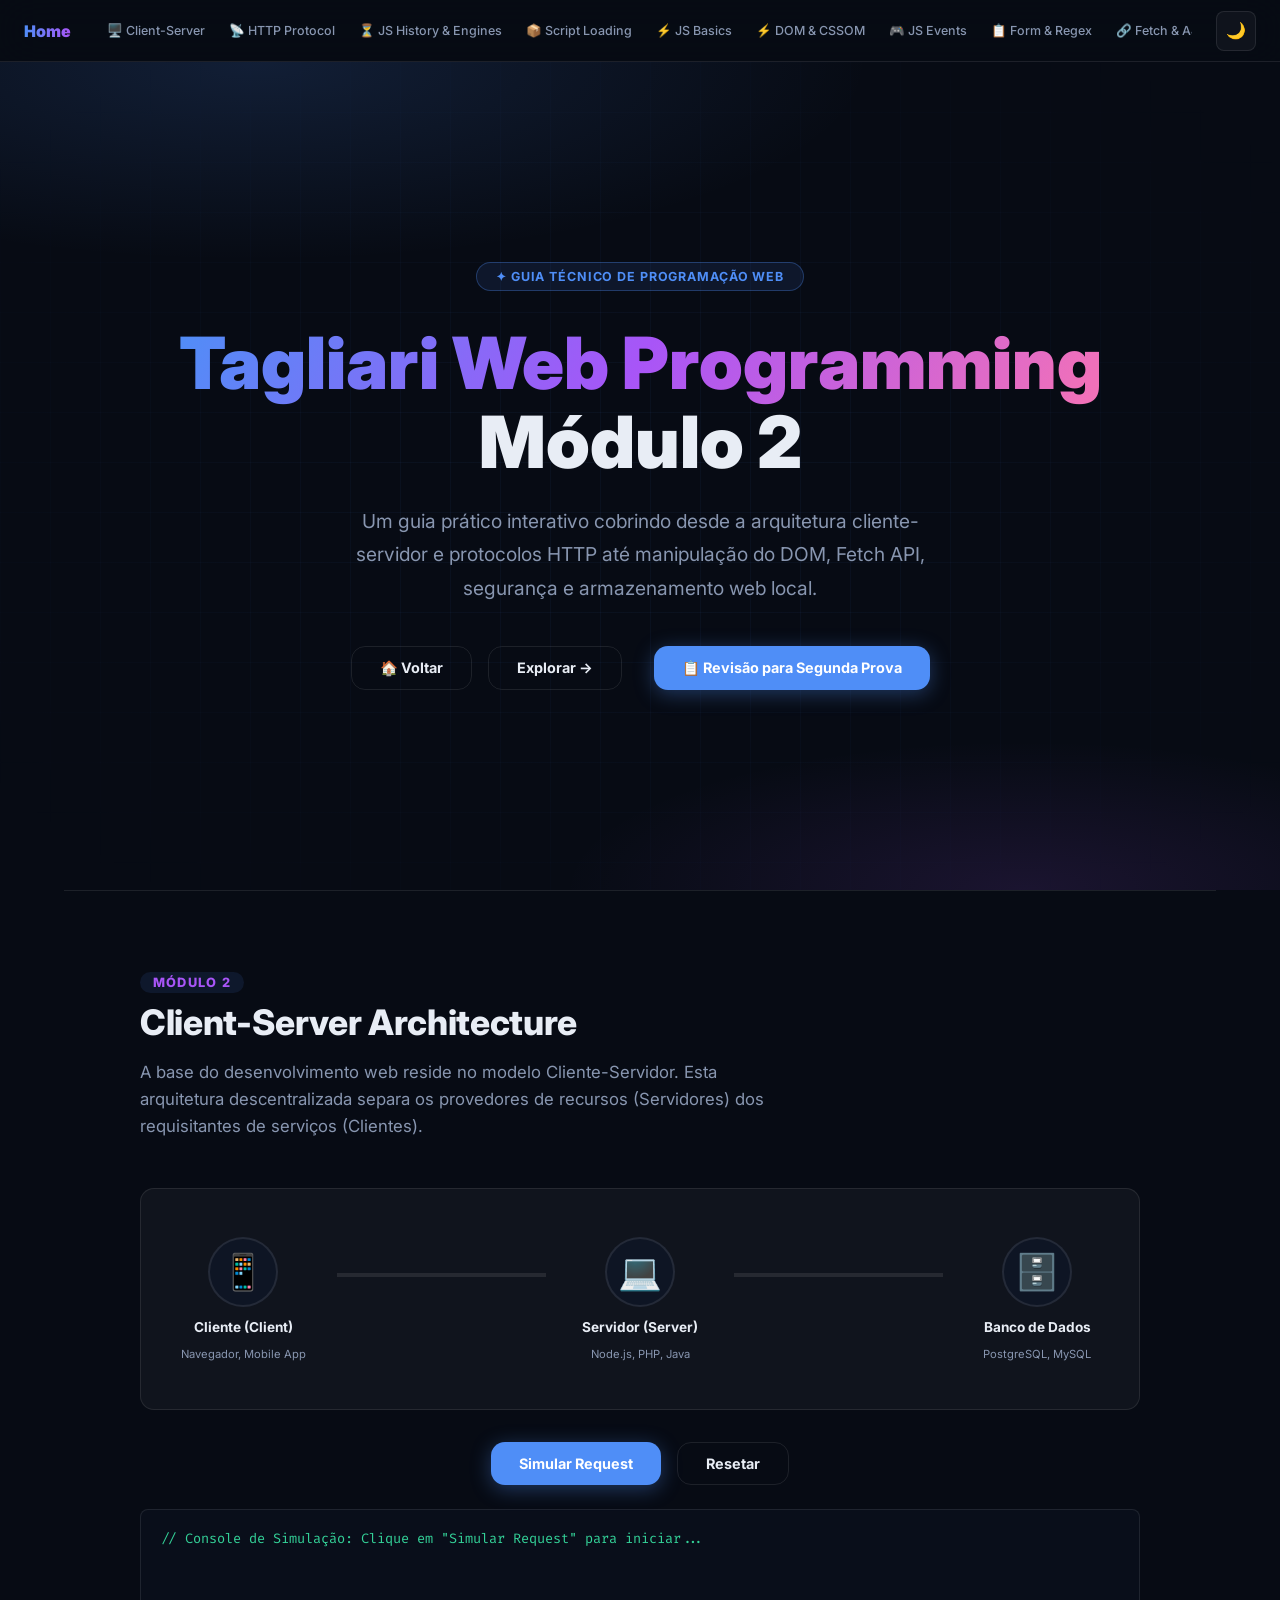
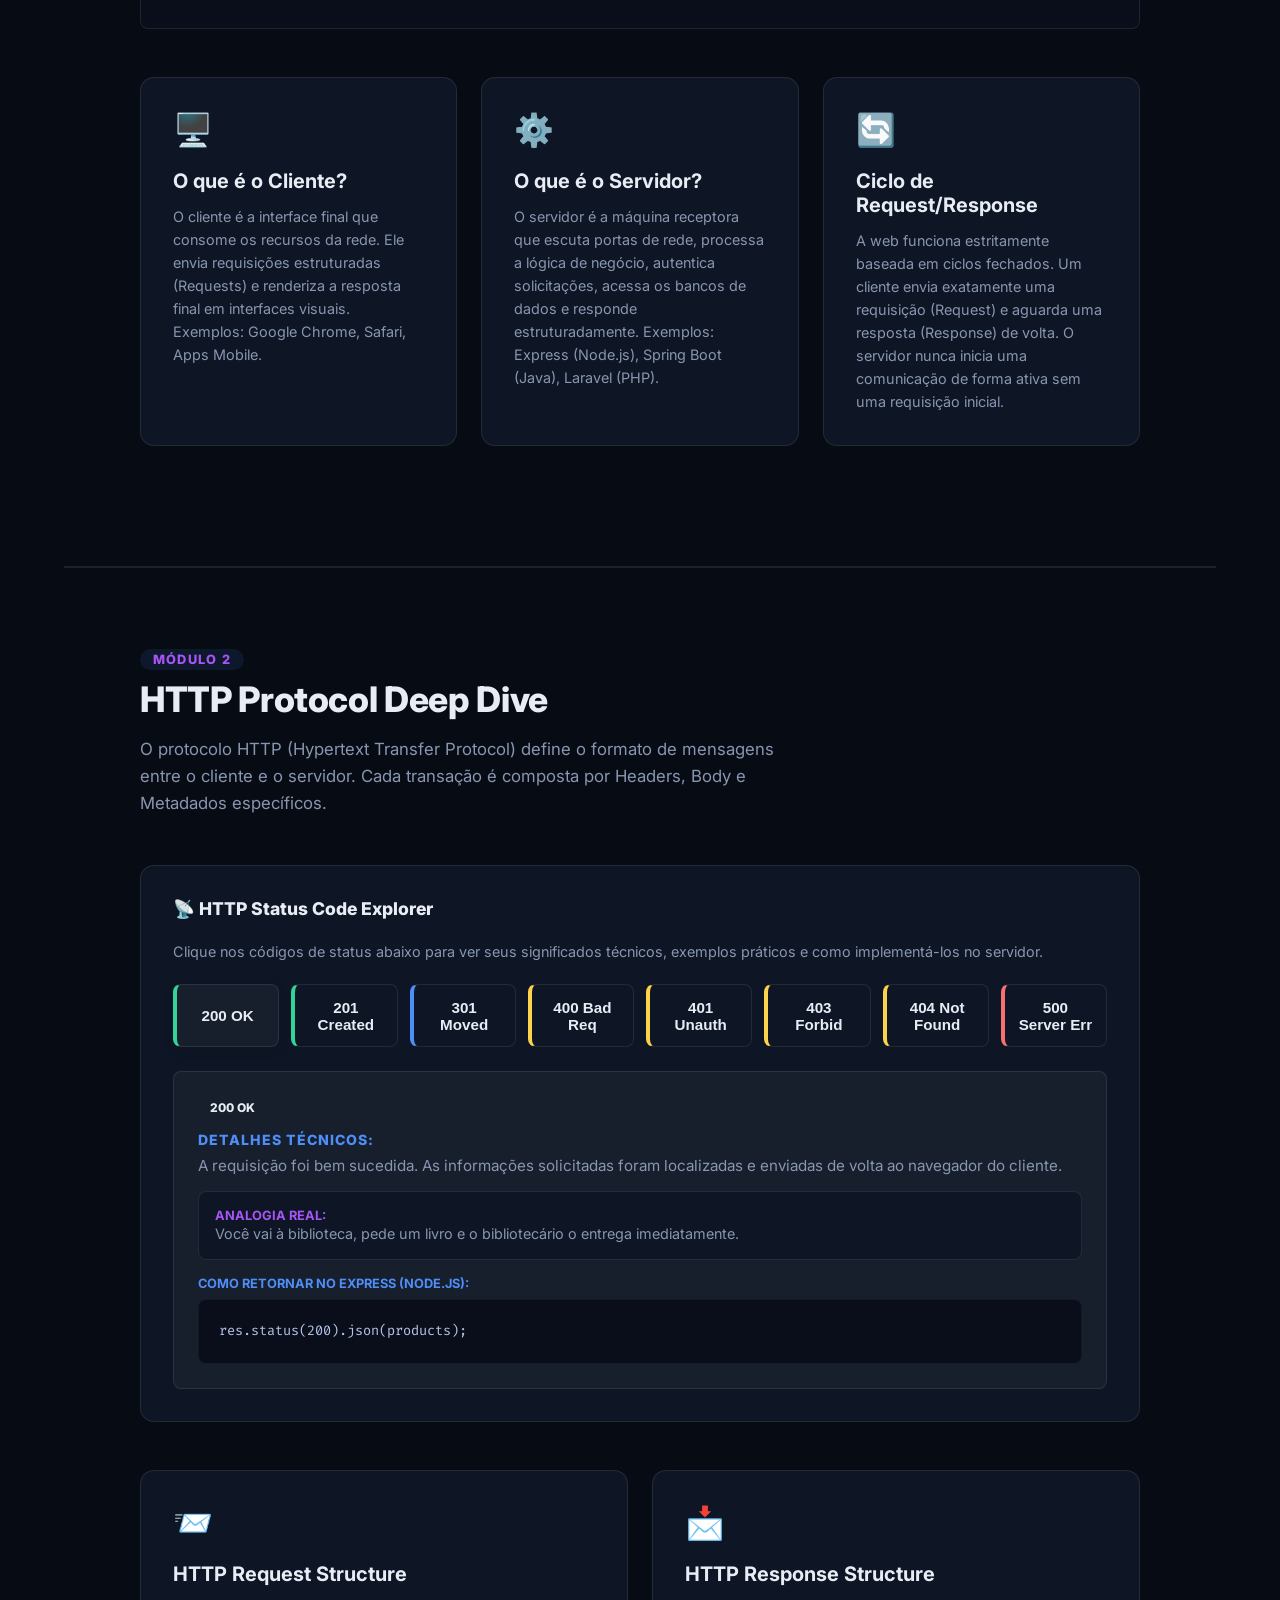
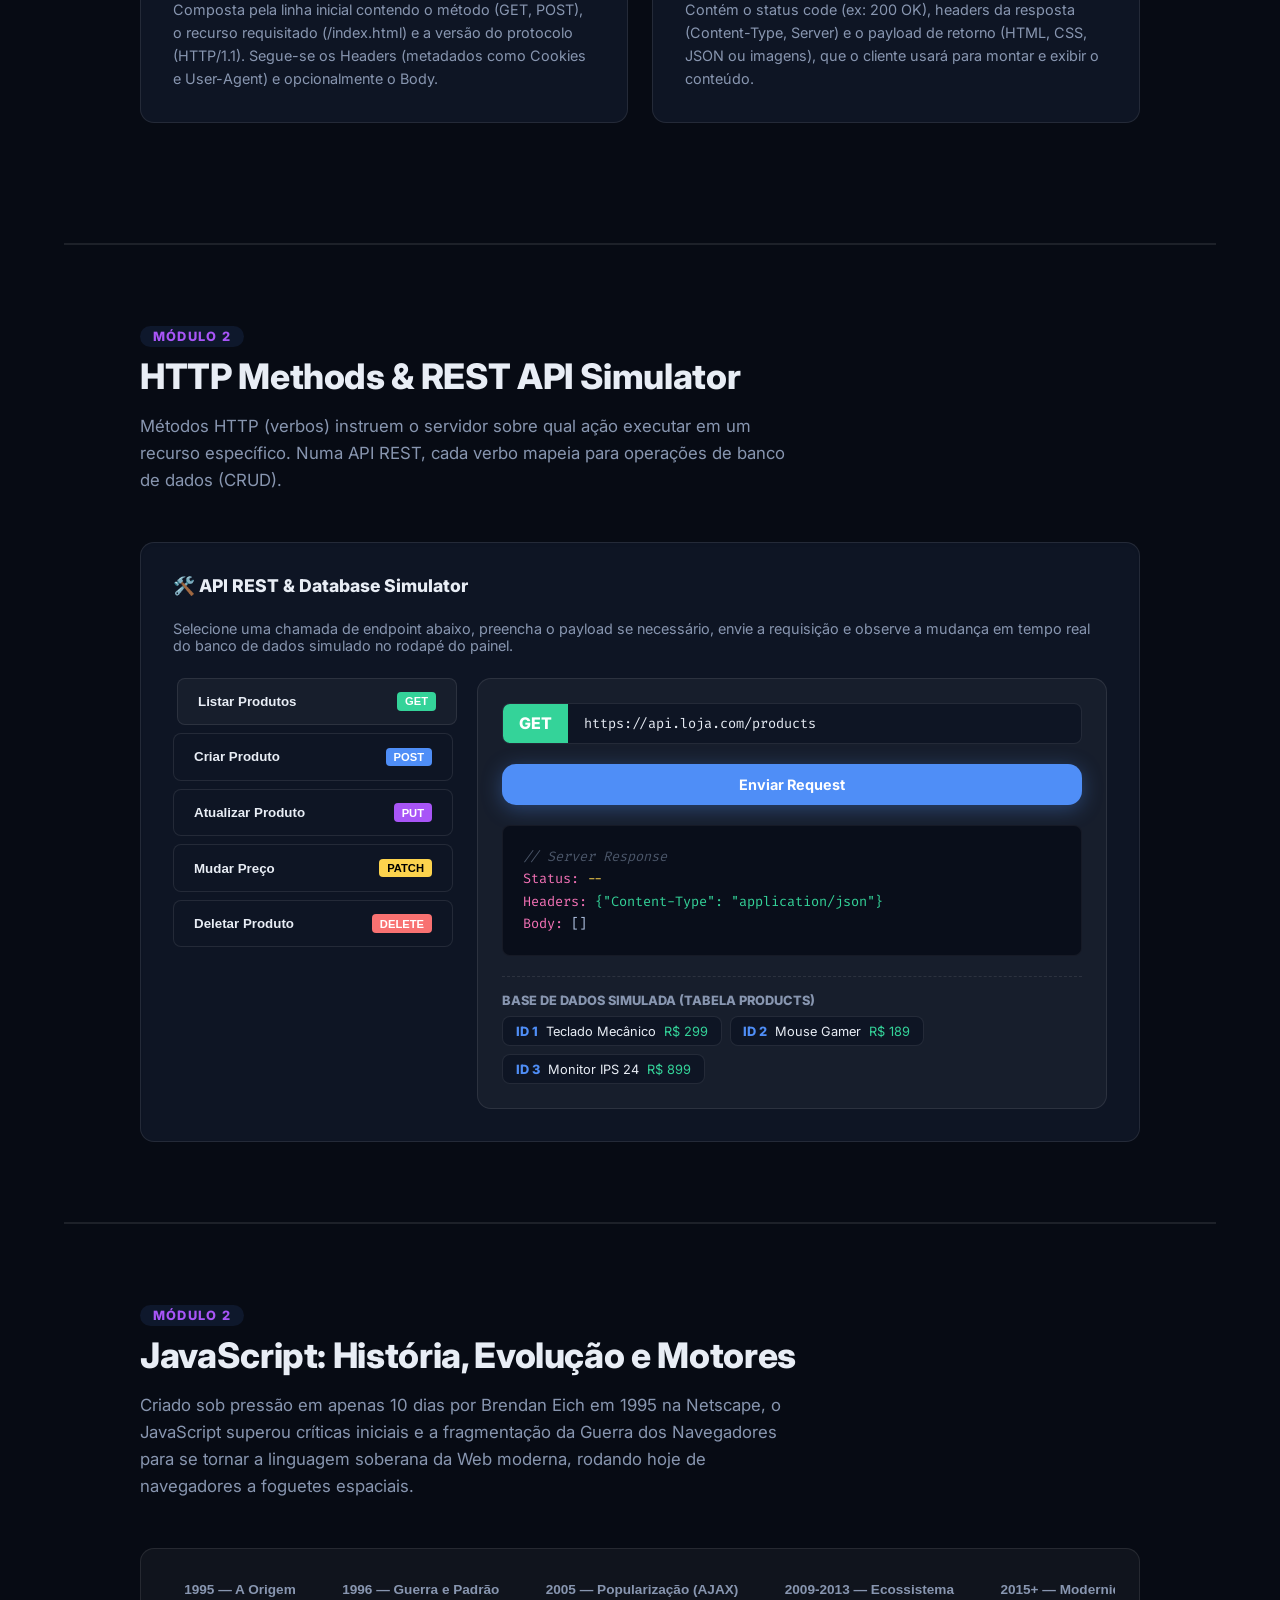
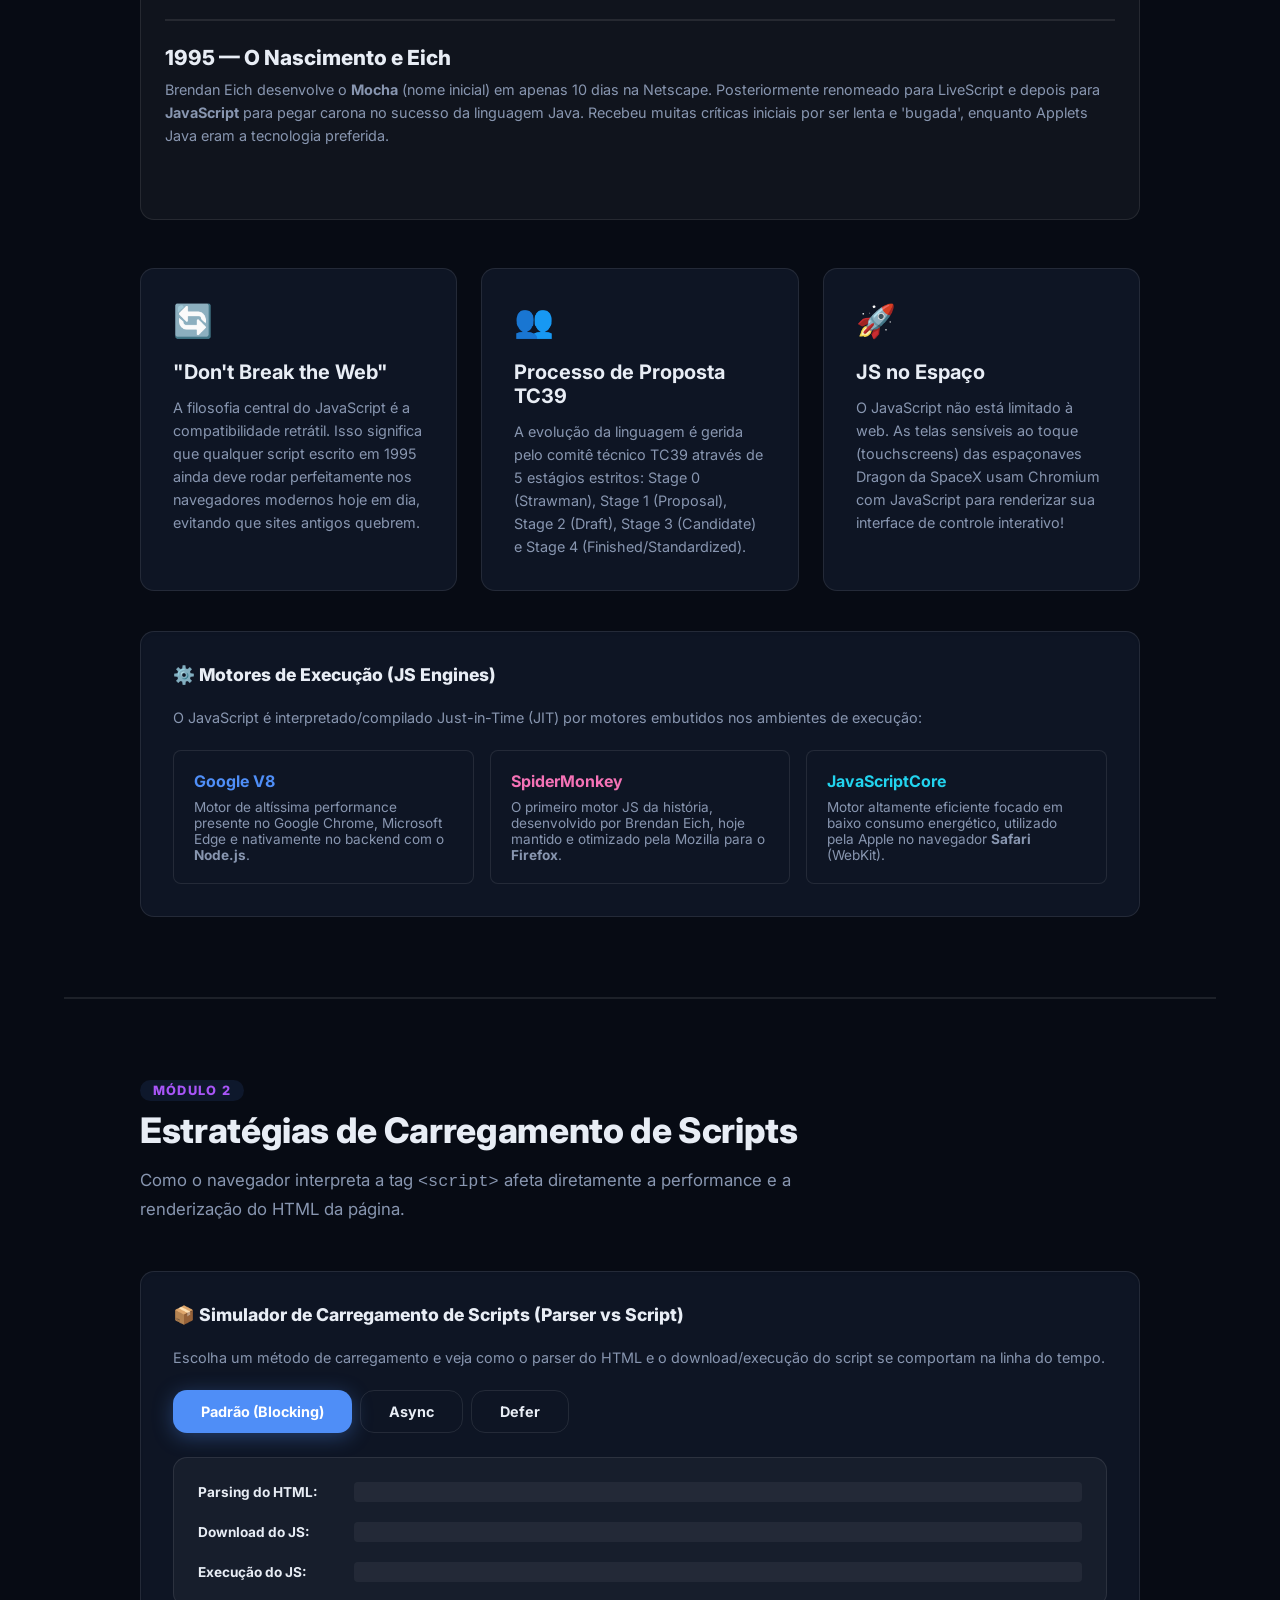
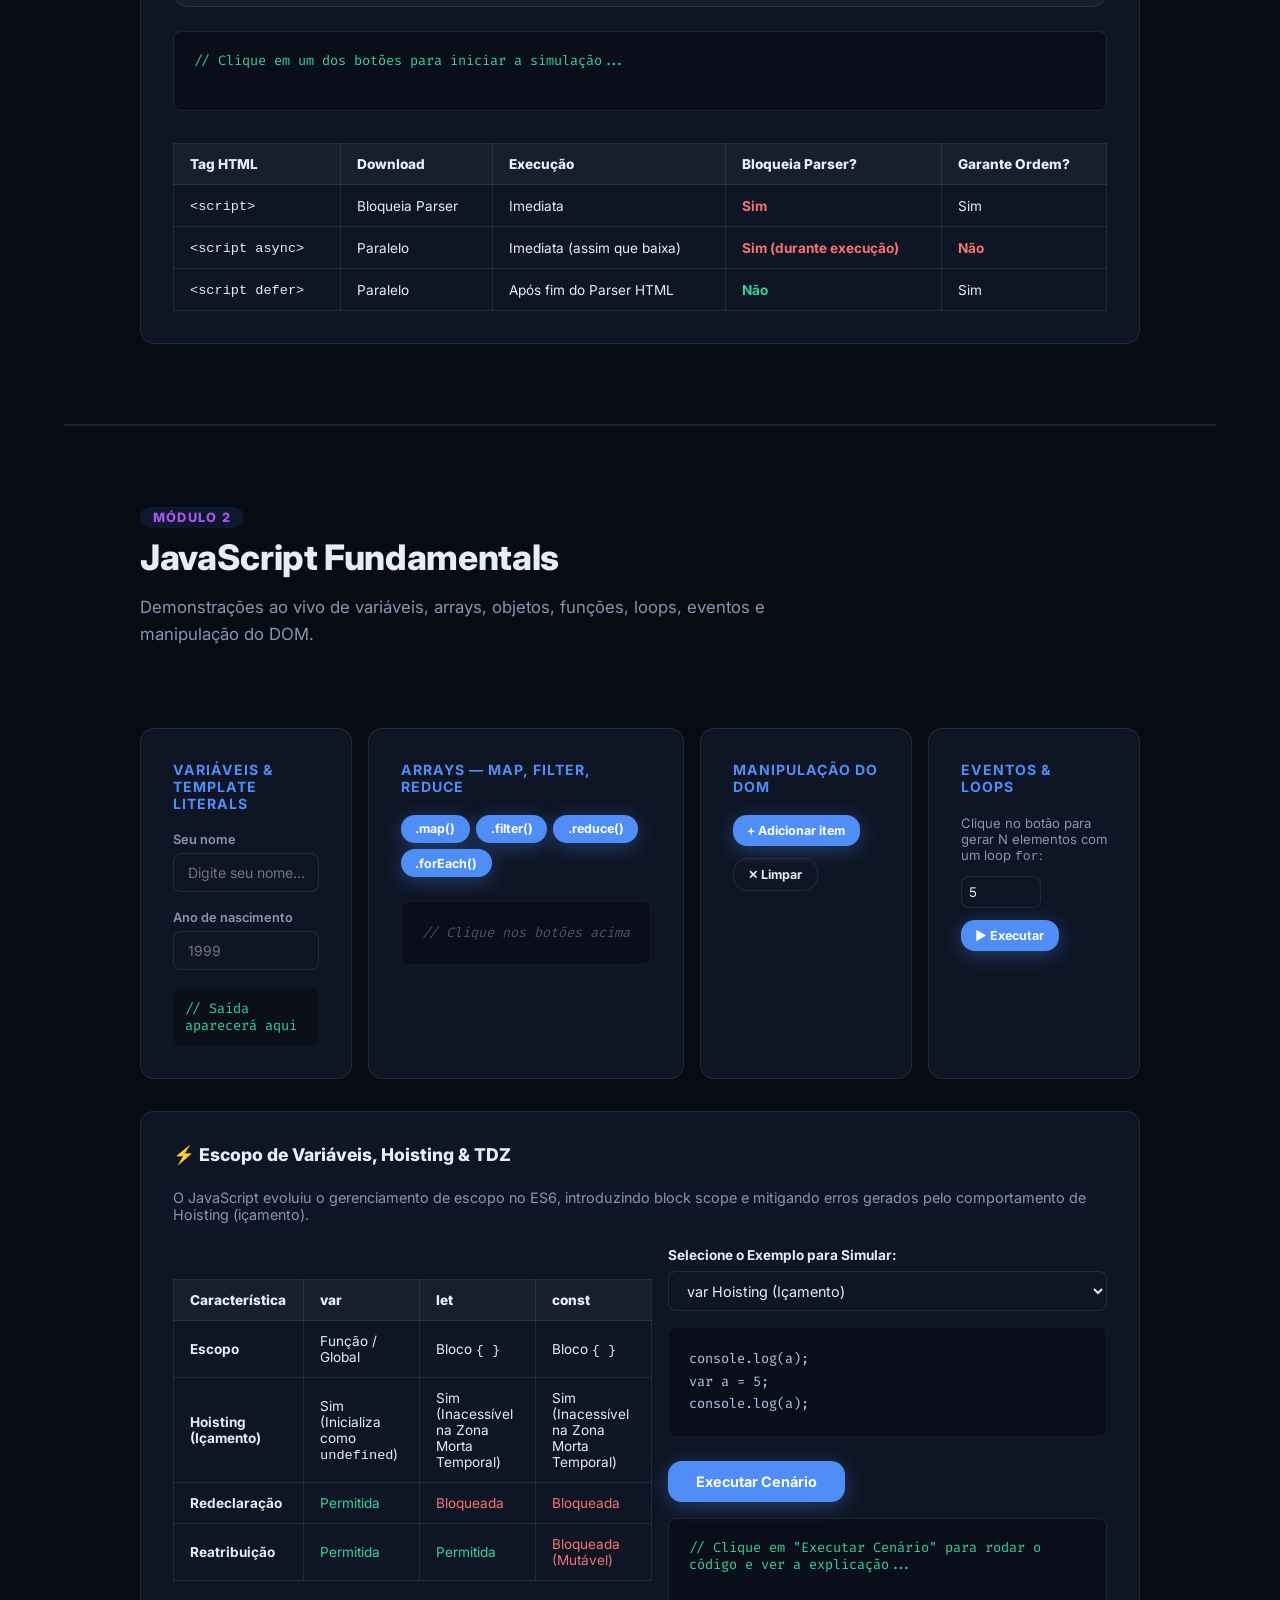
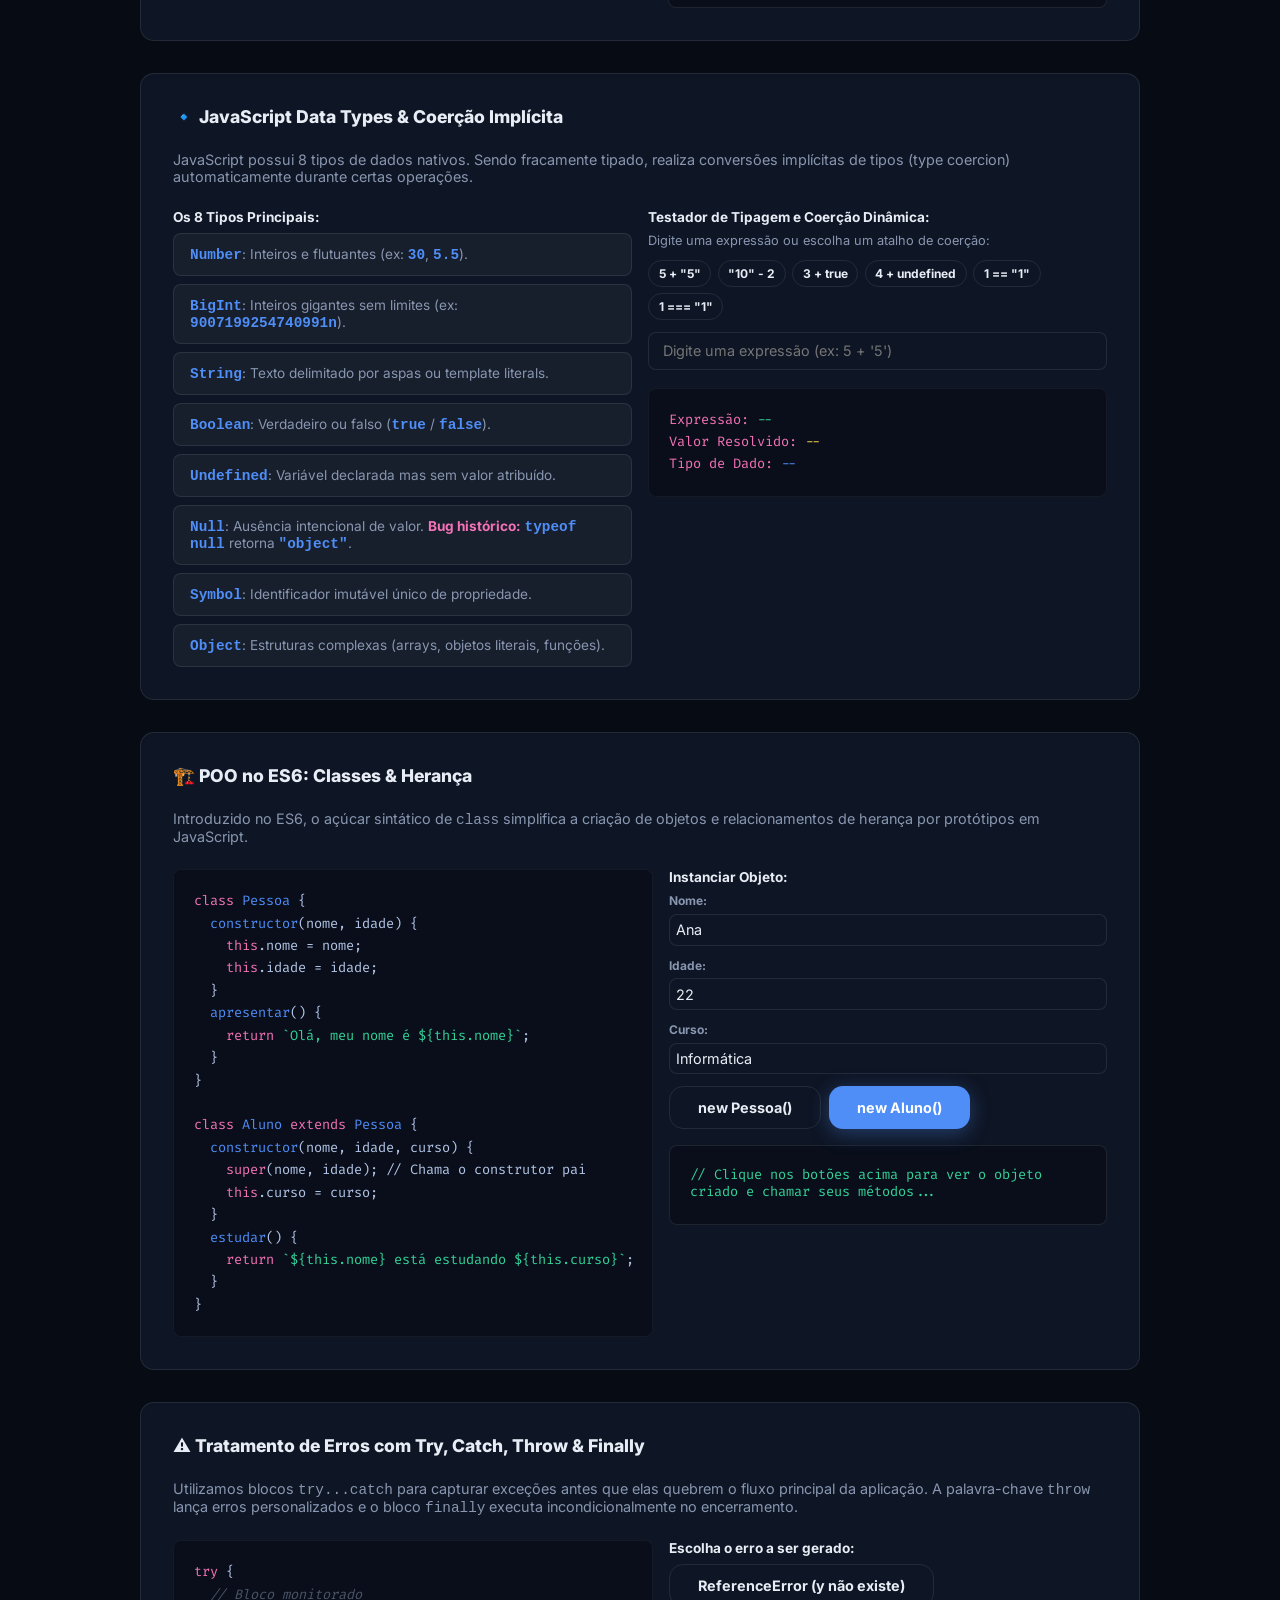
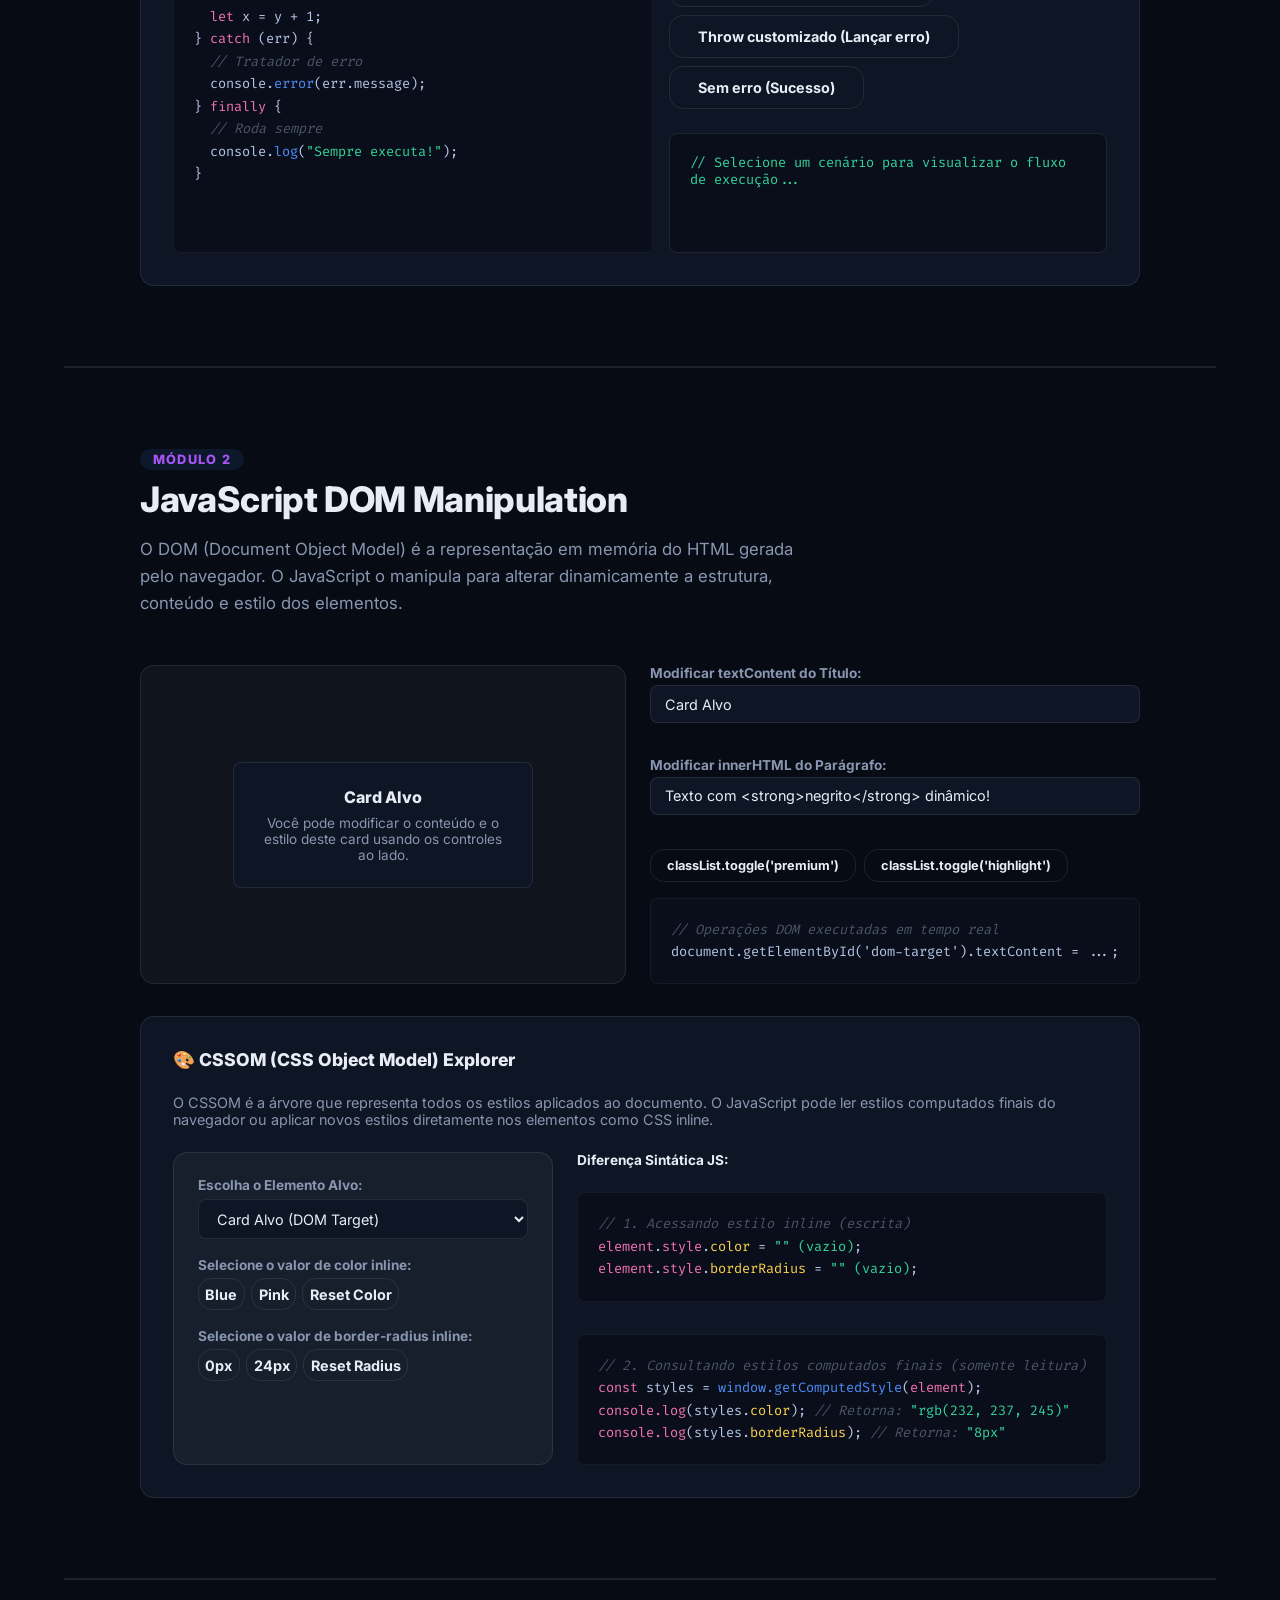
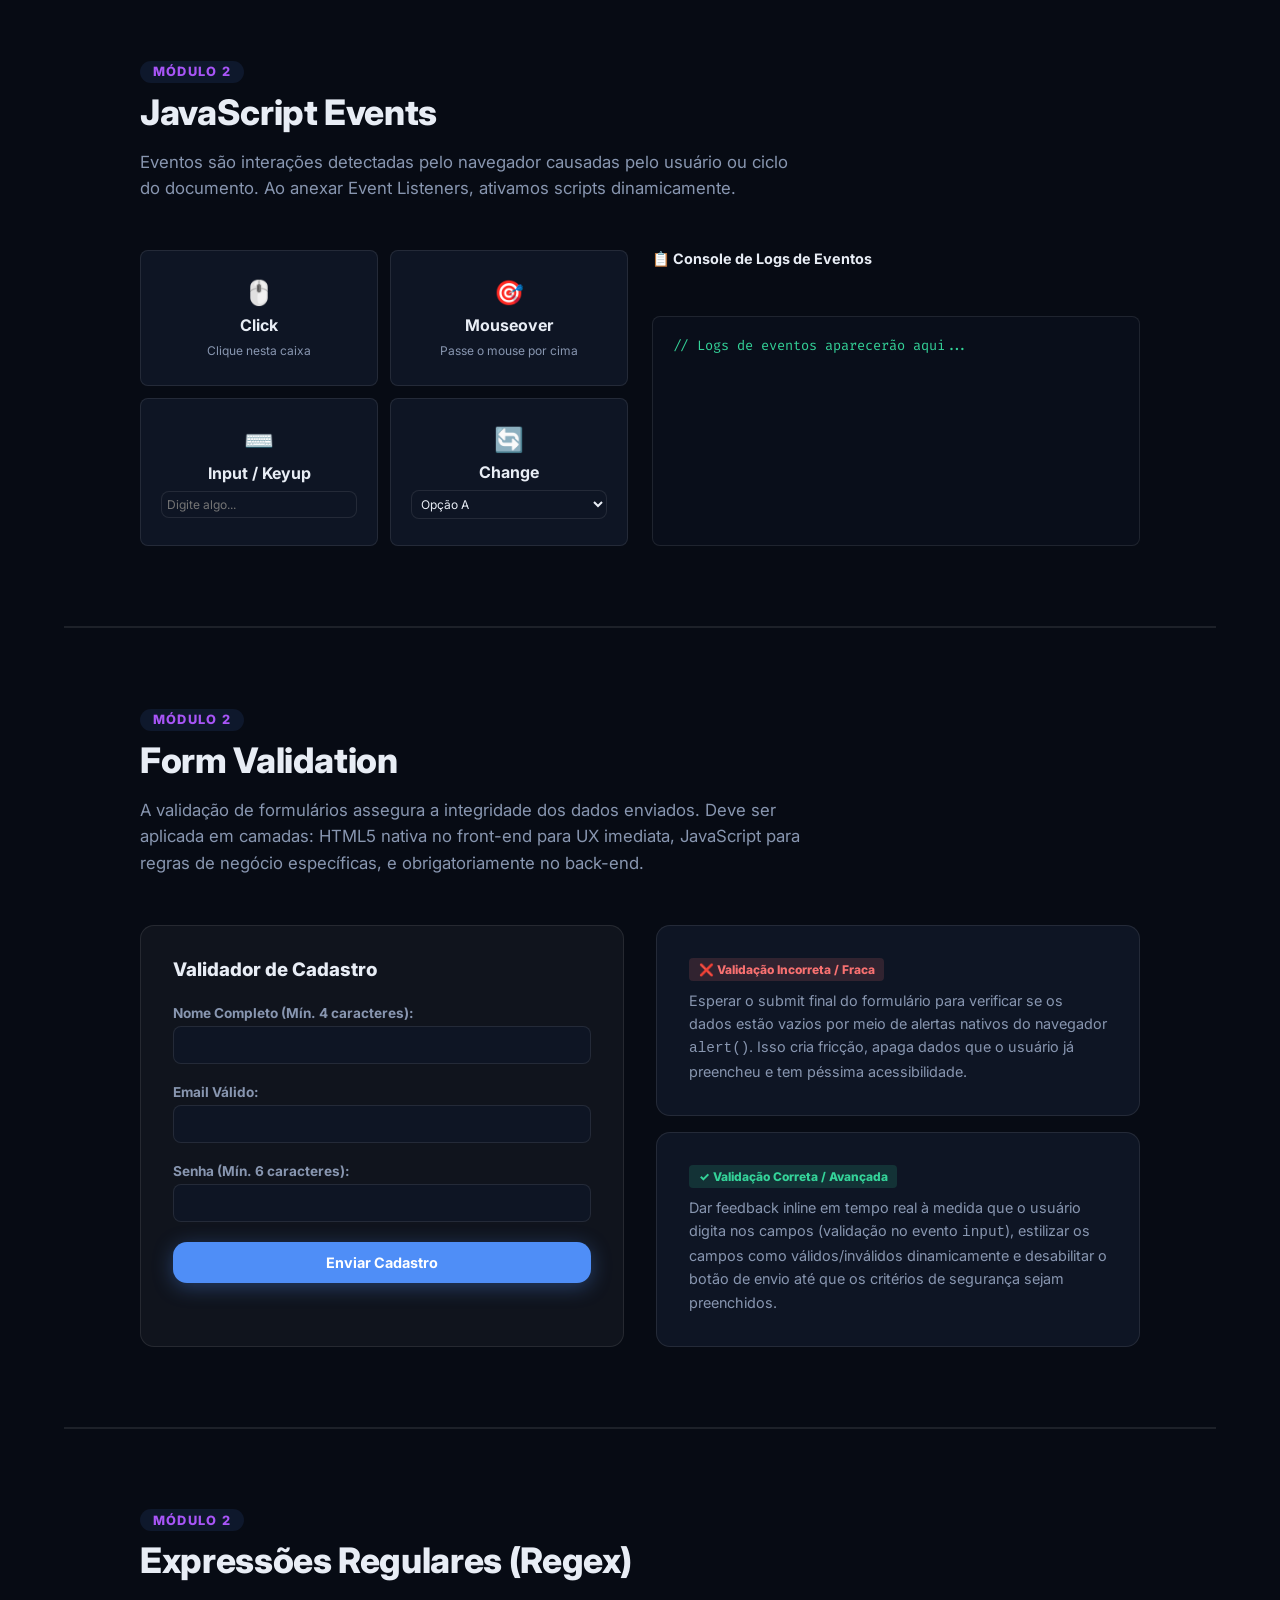
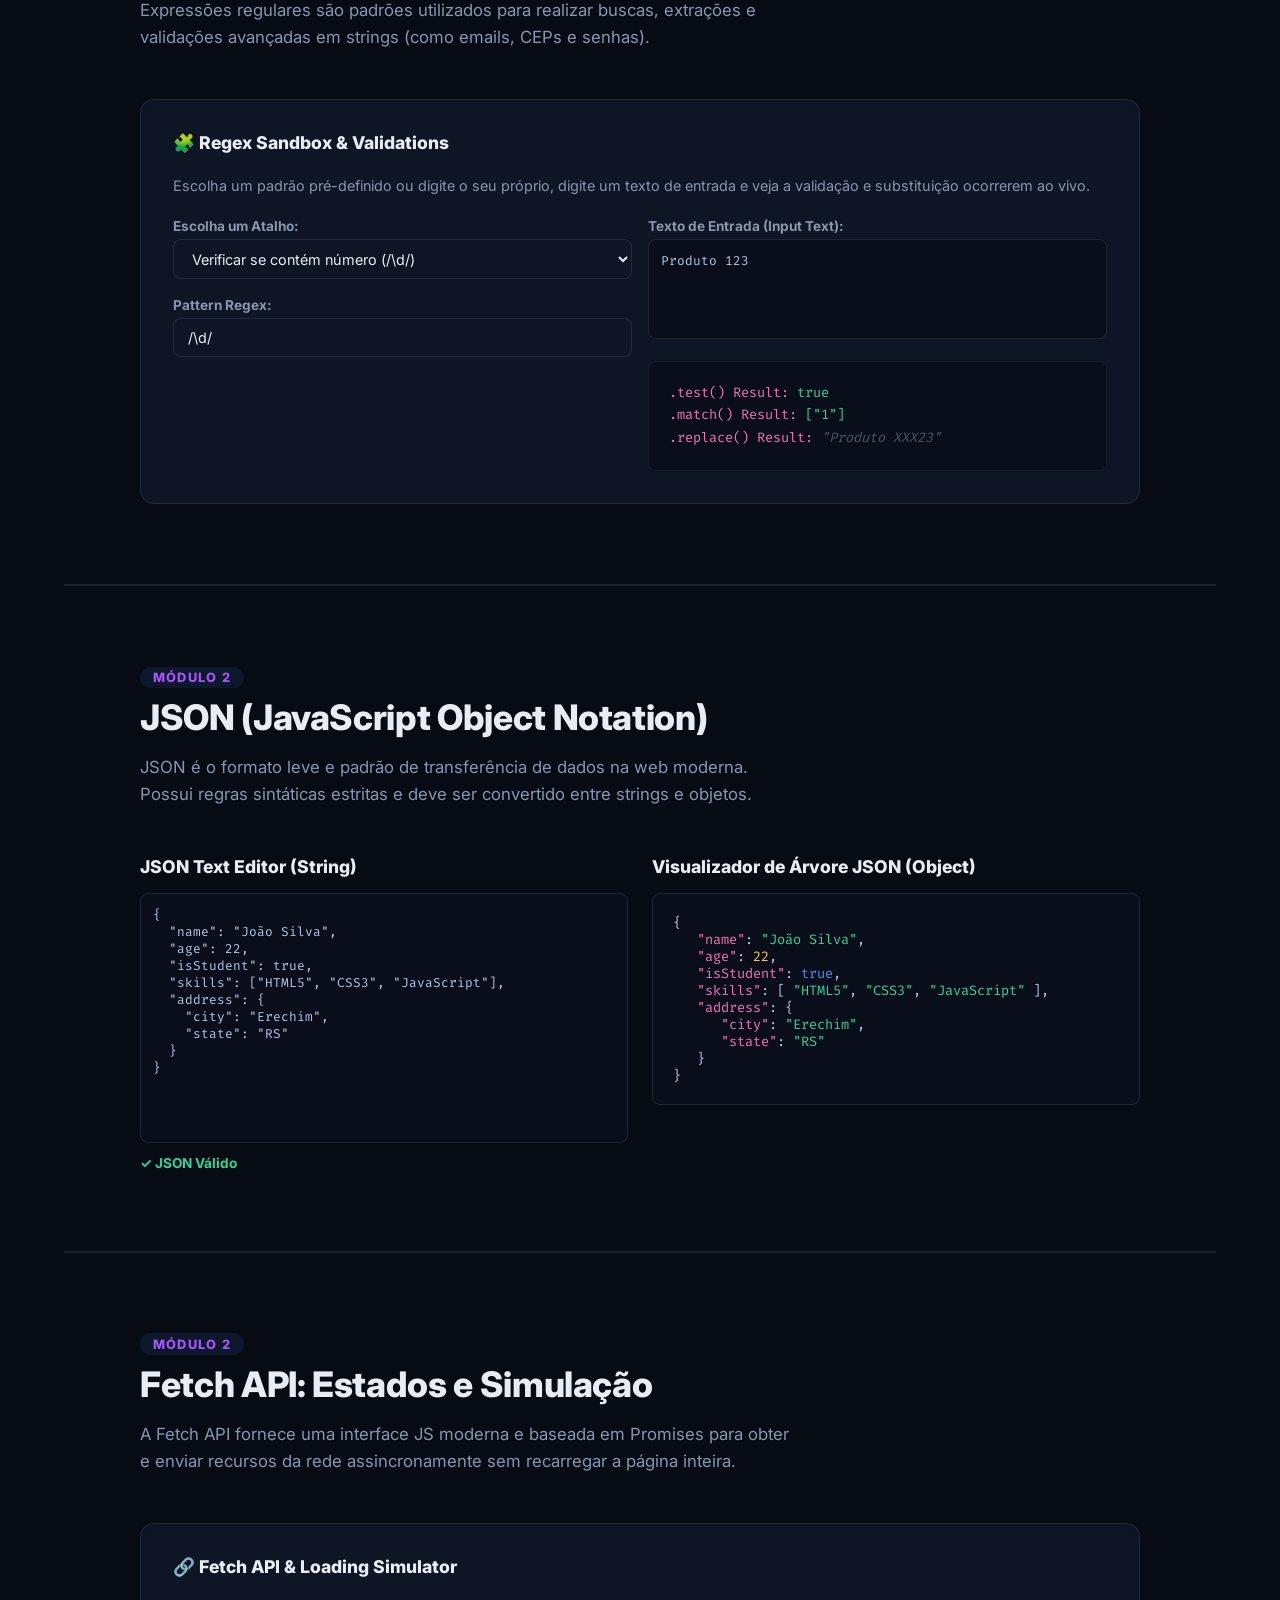
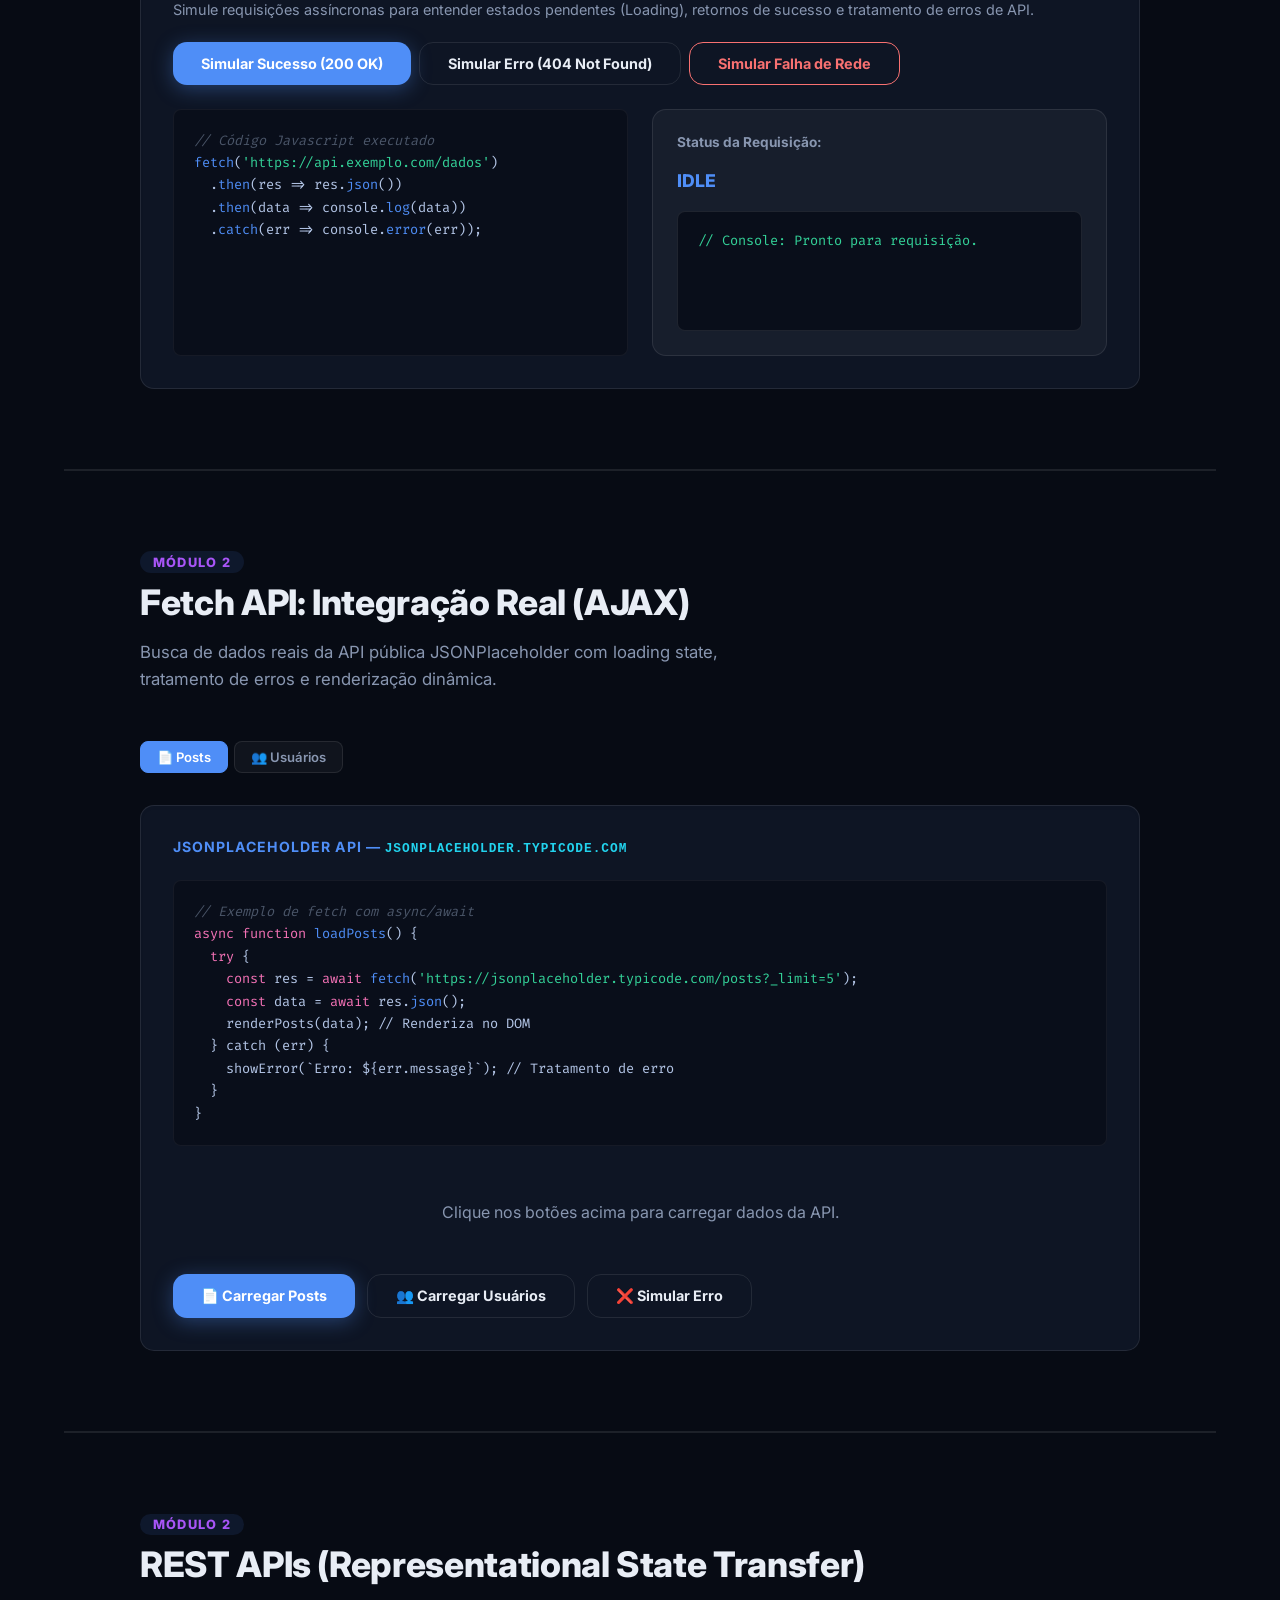
<file: modulo2.html>
<!DOCTYPE html>
<html lang="pt-BR">

<head>
    <meta charset="UTF-8">
    <meta name="viewport" content="width=device-width, initial-scale=1.0">
    <meta name="description"
        content="Tagliari Web Programming Showcase — demonstração interativa completa de todos os tópicos do curso: HTML5, CSS3, JavaScript, AJAX, Acessibilidade, UX/UI e muito mais.">
    <meta property="og:title" content="Tagliari Web Programming Showcase">
    <meta property="og:description" content="Demonstração interativa de todos os tópicos do curso de Programação Web.">
    <title>Tagliari Web Programming Showcase</title>
    <link rel="preconnect" href="https://fonts.googleapis.com">
    <link
        href="https://fonts.googleapis.com/css2?family=Inter:wght@400;500;600;700;800;900&family=Fira+Code:wght@400;500&display=swap"
        rel="stylesheet">

    <link rel="stylesheet" href="index-style.css">
</head>

<body class="modulo2-page">

    <div id="scroll-bar" role="progressbar" aria-label="Progresso de leitura"></div>

    <!-- STICKY NAVBAR -->
    <nav id="navbar" aria-label="Navegação principal">
        <a href="index.html" class="navbar-brand" aria-label="Portfólio Web URI">Home</a>
        <button id="hamburger" aria-label="Abrir menu" aria-expanded="false" onclick="toggleMobileNav()">☰</button>
        <ul class="navbar-nav" id="navbar-nav" role="list">
            <li><a href="#sec-client-server">🖥️ Client-Server</a></li>
            <li><a href="#sec-http-protocol">📡 HTTP Protocol</a></li>
            <li><a href="#sec-history">⏳ JS History & Engines</a></li>
            <li><a href="#sec-script-loading">📦 Script Loading</a></li>
            <li><a href="#sec-jsbasics">⚡ JS Basics</a></li>
            <li><a href="#sec-dom">⚡ DOM & CSSOM</a></li>
            <li><a href="#sec-events">🎮 JS Events</a></li>
            <li><a href="#sec-validation">📋 Form & Regex</a></li>
            <li><a href="#sec-fetch">🔗 Fetch & AJAX</a></li>
            <li><a href="#sec-jwt">🔑 Security & JWT</a></li>
            <li><a href="#sec-databases">🗄️ MVC & Databases</a></li>
            <li><a href="#sec-fwk">🏗️ Frameworks</a></li>
            <li><a href="sorteador.html" aria-label="Ir para Sorteador de Alunos">🎲 Sorteador</a></li>
            <li><a href="notas.html" aria-label="Ir para Portal de Notas">📊 Notas</a></li>
        </ul>
        <div class="navbar-actions">
            <button id="mode-toggle" aria-label="Alternar modo claro/escuro" title="Alternar tema">🌙</button>
        </div>
    </nav>

    <!-- HERO -->
    <header id="hero" role="banner">
        <div class="hero-badge">✦ Guia Técnico de Programação Web</div>
        <h1>
            <span class="grad">Tagliari Web Programming</span><br>Módulo 2
        </h1>
        <p class="hero-sub">
            Um guia prático interativo cobrindo desde a arquitetura cliente-servidor e protocolos HTTP até manipulação
            do DOM, Fetch API, segurança e armazenamento web local.
        </p>
        <div class="hero-cta">
            <a href="index.html" class="btn btn-outline btn-secondary" aria-label="Portfólio Web URI">🏠 Voltar</a>
            <a href="#sec-history" class="btn btn-outline" aria-label="Explorar showcase">Explorar →</a><br />
            <a href="revisao-second-test.html" class="btn btn-primary" aria-label="Ir para revisão">📋 Revisão para
                Segunda Prova</a>
        </div>
    </header>

    <main>

        <!-- SECTION 1: CLIENT-SERVER ARCHITECTURE -->
        <section class="showcase-section" id="sec-client-server" aria-labelledby="h-client-server">
            <div class="section-inner">
                <span class="section-label">Módulo 2</span>
                <h2 class="section-title" id="h-client-server">Client-Server Architecture</h2>
                <p class="section-desc">
                    A base do desenvolvimento web reside no modelo Cliente-Servidor. Esta arquitetura descentralizada
                    separa os provedores de recursos (Servidores) dos requisitantes de serviços (Clientes).
                </p>

                <div class="arch-diagram">
                    <div class="arch-node" id="node-client">
                        <div class="node-icon">📱</div>
                        <div class="node-title">Cliente (Client)</div>
                        <div class="node-sub">Navegador, Mobile App</div>
                    </div>

                    <div class="arch-path" id="path-client-server">
                        <div class="arch-packet" id="packet"></div>
                    </div>

                    <div class="arch-node" id="node-server">
                        <div class="node-icon">💻</div>
                        <div class="node-title">Servidor (Server)</div>
                        <div class="node-sub">Node.js, PHP, Java</div>
                    </div>

                    <div class="arch-path" id="path-server-db"></div>

                    <div class="arch-node" id="node-db">
                        <div class="node-icon">🗄️</div>
                        <div class="node-title">Banco de Dados</div>
                        <div class="node-sub">PostgreSQL, MySQL</div>
                    </div>
                </div>

                <div class="arch-controls">
                    <button class="btn btn-primary" onclick="startRequestSimulation()">Simular Request</button>
                    <button class="btn btn-outline" onclick="resetRequestSimulation()">Resetar</button>
                </div>

                <div class="sim-console" id="sim-console">
                    // Console de Simulação: Clique em "Simular Request" para iniciar...
                </div>

                <div class="card-grid" style="margin-top: 3rem;">
                    <div class="card">
                        <span class="card-icon">🖥️</span>
                        <h3>O que é o Cliente?</h3>
                        <p>O cliente é a interface final que consome os recursos da rede. Ele envia requisições
                            estruturadas (Requests) e renderiza a resposta final em interfaces visuais. Exemplos: Google
                            Chrome, Safari, Apps Mobile.</p>
                    </div>
                    <div class="card">
                        <span class="card-icon">⚙️</span>
                        <h3>O que é o Servidor?</h3>
                        <p>O servidor é a máquina receptora que escuta portas de rede, processa a lógica de negócio,
                            autentica solicitações, acessa os bancos de dados e responde estruturadamente. Exemplos:
                            Express (Node.js), Spring Boot (Java), Laravel (PHP).</p>
                    </div>
                    <div class="card">
                        <span class="card-icon">🔄</span>
                        <h3>Ciclo de Request/Response</h3>
                        <p>A web funciona estritamente baseada em ciclos fechados. Um cliente envia exatamente uma
                            requisição (Request) e aguarda uma resposta (Response) de volta. O servidor nunca inicia uma
                            comunicação de forma ativa sem uma requisição inicial.</p>
                    </div>
                </div>
            </div>
        </section>

        <!-- SECTION 2: HTTP PROTOCOL DEEP DIVE -->
        <section class="showcase-section" id="sec-http-protocol" aria-labelledby="h-http-protocol">
            <div class="section-inner">
                <span class="section-label">Módulo 2</span>
                <h2 class="section-title" id="h-http-protocol">HTTP Protocol Deep Dive</h2>
                <p class="section-desc">
                    O protocolo HTTP (Hypertext Transfer Protocol) define o formato de mensagens entre o cliente e o
                    servidor. Cada transação é composta por Headers, Body e Metadados específicos.
                </p>

                <div class="demo-panel">
                    <div class="panel-title">📡 HTTP Status Code Explorer</div>
                    <p style="color: var(--mode-txt2); font-size: 0.9rem; margin-bottom: 1.5rem;">
                        Clique nos códigos de status abaixo para ver seus significados técnicos, exemplos práticos e
                        como implementá-los no servidor.
                    </p>

                    <div class="status-grid">
                        <button class="status-btn s2xx" onclick="showStatus(200, this)">200 OK</button>
                        <button class="status-btn s2xx" onclick="showStatus(201, this)">201 Created</button>
                        <button class="status-btn s3xx" onclick="showStatus(301, this)">301 Moved</button>
                        <button class="status-btn s4xx" onclick="showStatus(400, this)">400 Bad Req</button>
                        <button class="status-btn s4xx" onclick="showStatus(401, this)">401 Unauth</button>
                        <button class="status-btn s4xx" onclick="showStatus(403, this)">403 Forbid</button>
                        <button class="status-btn s4xx" onclick="showStatus(404, this)">404 Not Found</button>
                        <button class="status-btn s5xx" onclick="showStatus(500, this)">500 Server Err</button>
                    </div>

                    <div class="status-details" id="status-display">
                        <!-- Details update dynamically -->
                    </div>
                </div>

                <div class="card-grid" style="margin-top: 3rem;">
                    <div class="card">
                        <span class="card-icon">📨</span>
                        <h3>HTTP Request Structure</h3>
                        <p>Composta pela linha inicial contendo o método (GET, POST), o recurso requisitado
                            (/index.html) e a versão do protocolo (HTTP/1.1). Segue-se os Headers (metadados como
                            Cookies e User-Agent) e opcionalmente o Body.</p>
                    </div>
                    <div class="card">
                        <span class="card-icon">📩</span>
                        <h3>HTTP Response Structure</h3>
                        <p>Contém o status code (ex: 200 OK), headers da resposta (Content-Type, Server) e o payload de
                            retorno (HTML, CSS, JSON ou imagens), que o cliente usará para montar e exibir o conteúdo.
                        </p>
                    </div>
                </div>
            </div>
        </section>

        <!-- SECTION 3: HTTP METHODS -->
        <section class="showcase-section" id="sec-http-methods" aria-labelledby="h-http-methods">
            <div class="section-inner">
                <span class="section-label">Módulo 2</span>
                <h2 class="section-title" id="h-http-methods">HTTP Methods & REST API Simulator</h2>
                <p class="section-desc">
                    Métodos HTTP (verbos) instruem o servidor sobre qual ação executar em um recurso específico. Numa
                    API REST, cada verbo mapeia para operações de banco de dados (CRUD).
                </p>

                <div class="demo-panel">
                    <div class="panel-title">🛠️ API REST & Database Simulator</div>
                    <p style="color: var(--mode-txt2); font-size: 0.9rem; margin-bottom: 1.5rem;">
                        Selecione uma chamada de endpoint abaixo, preencha o payload se necessário, envie a requisição e
                        observe a mudança em tempo real do banco de dados simulado no rodapé do painel.
                    </p>

                    <div class="rest-grid">
                        <div class="method-menu">
                            <button class="method-btn active" onclick="selectMethod('GET', this)">
                                <span>Listar Produtos</span>
                                <span class="m-badge m-get">GET</span>
                            </button>
                            <button class="method-btn" onclick="selectMethod('POST', this)">
                                <span>Criar Produto</span>
                                <span class="m-badge m-post">POST</span>
                            </button>
                            <button class="method-btn" onclick="selectMethod('PUT', this)">
                                <span>Atualizar Produto</span>
                                <span class="m-badge m-put">PUT</span>
                            </button>
                            <button class="method-btn" onclick="selectMethod('PATCH', this)">
                                <span>Mudar Preço</span>
                                <span class="m-badge m-patch">PATCH</span>
                            </button>
                            <button class="method-btn" onclick="selectMethod('DELETE', this)">
                                <span>Deletar Produto</span>
                                <span class="m-badge m-delete">DELETE</span>
                            </button>
                        </div>

                        <div class="rest-workspace">
                            <div class="url-bar">
                                <span class="url-method m-get" id="url-method-label">GET</span>
                                <input class="url-input" type="text" id="url-endpoint-value"
                                    value="https://api.loja.com/products" disabled>
                            </div>

                            <div class="payload-editor" id="payload-editor-container" style="display: none;">
                                <label style="font-weight: 700; font-size: 0.85rem;">Request JSON Body:</label>
                                <textarea class="payload-textarea" id="payload-textarea-input">{}</textarea>
                            </div>

                            <button class="btn btn-primary" onclick="sendRestRequest()">Enviar Request</button>

                            <pre class="code-block" style="margin: 0; min-height: 100px;"><span class="cm">// Server Response</span>
<span class="kw">Status:</span> <span class="vl" id="resp-status">--</span>
<span class="kw">Headers:</span> <span class="st">{"Content-Type": "application/json"}</span>
<span class="kw">Body:</span> <span id="resp-body" style="font-family: inherit;">[]</span></pre>

                            <div class="db-viewer">
                                <div class="db-title">Base de Dados Simulada (Tabela Products)</div>
                                <div class="db-list" id="db-products-list">
                                    <!-- Rendered dynamically -->
                                </div>
                            </div>
                        </div>
                    </div>
                </div>
            </div>
        </section>

        <!-- SECTION — JAVASCRIPT HISTORY & ENGINES -->
        <section class="showcase-section" id="sec-history" aria-labelledby="h-history">
            <div class="section-inner">
                <span class="section-label">Módulo 2</span>
                <h2 class="section-title" id="h-history">JavaScript: História, Evolução e Motores</h2>
                <p class="section-desc">
                    Criado sob pressão em apenas 10 dias por Brendan Eich em 1995 na Netscape, o JavaScript superou
                    críticas iniciais e a fragmentação da Guerra dos Navegadores para se tornar a linguagem soberana da
                    Web moderna, rodando hoje de navegadores a foguetes espaciais.
                </p>

                <div class="history-stepper">
                    <div class="stepper-header">
                        <button class="step-tab active" onclick="showHistoryStep(0, this)">1995 — A Origem</button>
                        <button class="step-tab" onclick="showHistoryStep(1, this)">1996 — Guerra e Padrão</button>
                        <button class="step-tab" onclick="showHistoryStep(2, this)">2005 — Popularização (AJAX)</button>
                        <button class="step-tab" onclick="showHistoryStep(3, this)">2009-2013 — Ecossistema</button>
                        <button class="step-tab" onclick="showHistoryStep(4, this)">2015+ — Modernidade (ES6)</button>
                    </div>
                    <div class="stepper-content" id="history-content-display">
                        <!-- Content updated dynamically -->
                    </div>
                </div>

                <div class="card-grid" style="margin-top: 3rem;">
                    <div class="card">
                        <span class="card-icon">🔄</span>
                        <h3>"Don't Break the Web"</h3>
                        <p>A filosofia central do JavaScript é a compatibilidade retrátil. Isso significa que qualquer script escrito em 1995 ainda deve rodar perfeitamente nos navegadores modernos hoje em dia, evitando que sites antigos quebrem.</p>
                    </div>
                    <div class="card">
                        <span class="card-icon">👥</span>
                        <h3>Processo de Proposta TC39</h3>
                        <p>A evolução da linguagem é gerida pelo comitê técnico TC39 através de 5 estágios estritos: Stage 0 (Strawman), Stage 1 (Proposal), Stage 2 (Draft), Stage 3 (Candidate) e Stage 4 (Finished/Standardized).</p>
                    </div>
                    <div class="card">
                        <span class="card-icon">🚀</span>
                        <h3>JS no Espaço</h3>
                        <p>O JavaScript não está limitado à web. As telas sensíveis ao toque (touchscreens) das espaçonaves Dragon da SpaceX usam Chromium com JavaScript para renderizar sua interface de controle interativo!</p>
                    </div>
                </div>

                <div class="demo-panel mt-3">
                    <div class="panel-title">⚙️ Motores de Execução (JS Engines)</div>
                    <p style="color: var(--mode-txt2); font-size: 0.9rem; margin-bottom: 1.5rem;">
                        O JavaScript é interpretado/compilado Just-in-Time (JIT) por motores embutidos nos ambientes de execução:
                    </p>
                    <div class="engines-grid">
                        <div class="engine-box">
                            <strong style="color: var(--blue);">Google V8</strong>
                            <p style="font-size: 0.85rem; color: var(--mode-txt2); margin-top: 0.5rem;">Motor de altíssima performance presente no Google Chrome, Microsoft Edge e nativamente no backend com o <strong>Node.js</strong>.</p>
                        </div>
                        <div class="engine-box">
                            <strong style="color: var(--pink);">SpiderMonkey</strong>
                            <p style="font-size: 0.85rem; color: var(--mode-txt2); margin-top: 0.5rem;">O primeiro motor JS da história, desenvolvido por Brendan Eich, hoje mantido e otimizado pela Mozilla para o <strong>Firefox</strong>.</p>
                        </div>
                        <div class="engine-box">
                            <strong style="color: var(--cyan);">JavaScriptCore</strong>
                            <p style="font-size: 0.85rem; color: var(--mode-txt2); margin-top: 0.5rem;">Motor altamente eficiente focado em baixo consumo energético, utilizado pela Apple no navegador <strong>Safari</strong> (WebKit).</p>
                        </div>
                    </div>
                </div>
            </div>
        </section>

        <!-- SECTION — SCRIPT LOADING STRATEGIES -->
        <section class="showcase-section" id="sec-script-loading" aria-labelledby="h-script-loading">
            <div class="section-inner">
                <span class="section-label">Módulo 2</span>
                <h2 class="section-title" id="h-script-loading">Estratégias de Carregamento de Scripts</h2>
                <p class="section-desc">
                    Como o navegador interpreta a tag <code>&lt;script&gt;</code> afeta diretamente a performance e a renderização do HTML da página.
                </p>

                <div class="demo-panel">
                    <div class="panel-title">📦 Simulador de Carregamento de Scripts (Parser vs Script)</div>
                    <p style="color: var(--mode-txt2); font-size: 0.9rem; margin-bottom: 1.5rem;">
                        Escolha um método de carregamento e veja como o parser do HTML e o download/execução do script se comportam na linha do tempo.
                    </p>

                    <div style="display: flex; gap: 0.5rem; margin-bottom: 1.5rem; flex-wrap: wrap;">
                        <button class="btn btn-primary" id="btn-load-normal" onclick="simulateScriptLoad('normal')">Padrão (Blocking)</button>
                        <button class="btn btn-outline" id="btn-load-async" onclick="simulateScriptLoad('async')">Async</button>
                        <button class="btn btn-outline" id="btn-load-defer" onclick="simulateScriptLoad('defer')">Defer</button>
                    </div>

                    <div class="loading-simulation-box">
                        <div class="sim-timeline-row">
                            <div class="timeline-label">Parsing do HTML:</div>
                            <div class="timeline-track">
                                <div class="timeline-bar html-bar" id="html-parse-bar"></div>
                            </div>
                        </div>
                        <div class="sim-timeline-row">
                            <div class="timeline-label">Download do JS:</div>
                            <div class="timeline-track">
                                <div class="timeline-bar download-bar" id="js-download-bar"></div>
                            </div>
                        </div>
                        <div class="sim-timeline-row">
                            <div class="timeline-label">Execução do JS:</div>
                            <div class="timeline-track">
                                <div class="timeline-bar execution-bar" id="js-execution-bar"></div>
                            </div>
                        </div>
                    </div>

                    <div class="sim-console" id="script-load-console" style="min-height: 80px; margin-top: 1.5rem;">
                        // Clique em um dos botões para iniciar a simulação...
                    </div>

                    <div class="table-wrap mt-3">
                        <table class="storage-table">
                            <thead>
                                <tr>
                                    <th>Tag HTML</th>
                                    <th>Download</th>
                                    <th>Execução</th>
                                    <th>Bloqueia Parser?</th>
                                    <th>Garante Ordem?</th>
                                </tr>
                            </thead>
                            <tbody>
                                <tr>
                                    <td><code>&lt;script&gt;</code></td>
                                    <td>Bloqueia Parser</td>
                                    <td>Imediata</td>
                                    <td><strong style="color: var(--red);">Sim</strong></td>
                                    <td>Sim</td>
                                </tr>
                                <tr>
                                    <td><code>&lt;script async&gt;</code></td>
                                    <td>Paralelo</td>
                                    <td>Imediata (assim que baixa)</td>
                                    <td><strong style="color: var(--red);">Sim (durante execução)</strong></td>
                                    <td><strong style="color: var(--red);">Não</strong></td>
                                </tr>
                                <tr>
                                    <td><code>&lt;script defer&gt;</code></td>
                                    <td>Paralelo</td>
                                    <td>Após fim do Parser HTML</td>
                                    <td><strong style="color: var(--green);">Não</strong></td>
                                    <td>Sim</td>
                                </tr>
                            </tbody>
                        </table>
                    </div>
                </div>
            </div>
        </section>

        <!-- ═══════════════════════════════════════════
         SECTION — JAVASCRIPT FUNDAMENTALS
    ═══════════════════════════════════════════ -->
        <section class="showcase-section" id="sec-jsbasics" aria-labelledby="h-jsbasics">
            <div class="section-inner">
                <span class="section-label">Módulo 2</span>
                <h2 class="section-title" id="h-jsbasics">JavaScript Fundamentals</h2>
                <p class="section-desc">Demonstrações ao vivo de variáveis, arrays, objetos, funções, loops, eventos e
                    manipulação do DOM.</p>

                <div class="split">
                    <!-- Variables & Template Literals -->
                    <div class="demo-panel">
                        <h3>Variáveis &amp; Template Literals</h3>
                        <div class="form-group">
                            <label for="js-name-in">Seu nome</label>
                            <input type="text" id="js-name-in" placeholder="Digite seu nome..."
                                oninput="updateGreeting()" aria-label="Digite seu nome para o exemplo">
                        </div>
                        <div class="form-group">
                            <label for="js-year-in">Ano de nascimento</label>
                            <input type="number" id="js-year-in" placeholder="1999" min="1900" max="2025"
                                oninput="updateGreeting()" aria-label="Ano de nascimento">
                        </div>
                        <div id="js-greeting-out"
                            style="background:rgba(0,0,0,0.3);padding:0.75rem;border-radius:var(--rad-sm);font-size:0.85rem;color:var(--green);font-family:'Fira Code',monospace;min-height:3rem;"
                            aria-live="polite">
                            // Saída aparecerá aqui
                        </div>
                    </div>

                    <!-- Array methods -->
                    <div class="demo-panel">
                        <h3>Arrays — map, filter, reduce</h3>
                        <div style="display:flex;gap:0.4rem;flex-wrap:wrap;margin-bottom:0.75rem;">
                            <button class="btn btn-primary" onclick="runArrayDemo('map')" aria-label="Demonstrar map"
                                style="font-size:0.78rem;padding:0.4rem 0.9rem">.map()</button>
                            <button class="btn btn-primary" onclick="runArrayDemo('filter')"
                                aria-label="Demonstrar filter"
                                style="font-size:0.78rem;padding:0.4rem 0.9rem">.filter()</button>
                            <button class="btn btn-primary" onclick="runArrayDemo('reduce')"
                                aria-label="Demonstrar reduce"
                                style="font-size:0.78rem;padding:0.4rem 0.9rem">.reduce()</button>
                            <button class="btn btn-primary" onclick="runArrayDemo('foreach')"
                                aria-label="Demonstrar forEach"
                                style="font-size:0.78rem;padding:0.4rem 0.9rem">.forEach()</button>
                        </div>
                        <pre class="code-block" id="array-code-out"
                            style="max-height:160px;overflow-y:auto;"><span class="cm">// Clique nos botões acima</span></pre>
                        <div id="array-result-out"
                            style="margin-top:0.75rem;font-size:0.82rem;color:var(--green);font-family:'Fira Code',monospace;">
                        </div>
                    </div>

                    <!-- DOM manipulation -->
                    <div class="demo-panel">
                        <h3>Manipulação do DOM</h3>
                        <div class="flex mb-2">
                            <button class="btn btn-primary" onclick="domAddItem()"
                                style="font-size:0.78rem;padding:0.5rem 0.9rem" aria-label="Adicionar item ao DOM">+
                                Adicionar item</button>
                            <button class="btn btn-outline" onclick="domClearItems()"
                                style="font-size:0.78rem;padding:0.5rem 0.9rem" aria-label="Limpar lista do DOM">✕
                                Limpar</button>
                        </div>
                        <ul id="dom-list"
                            style="list-style:none;display:flex;flex-direction:column;gap:0.4rem;max-height:180px;overflow-y:auto;"
                            aria-label="Lista de itens adicionados dinamicamente" aria-live="polite">
                            <!-- JS inserts here -->
                        </ul>
                    </div>

                    <!-- Events & Loops -->
                    <div class="demo-panel">
                        <h3>Eventos &amp; Loops</h3>
                        <p style="font-size:0.82rem;color:var(--mode-txt2);margin-bottom:0.75rem;">Clique no botão para
                            gerar N
                            elementos com um loop <code>for</code>:</p>
                        <div class="flex mb-2">
                            <input type="number" id="loop-n" value="5" min="1" max="20"
                                style="width:80px;padding:0.45rem;background:var(--mode-bg2);border:1px solid var(--mode-border);border-radius:var(--rad-sm);color:var(--mode-txt);font-family:inherit;outline:none;"
                                aria-label="Quantidade de itens">
                            <button class="btn btn-primary" onclick="runLoop()"
                                style="font-size:0.78rem;padding:0.5rem 0.9rem" aria-label="Executar loop">▶
                                Executar</button>
                        </div>
                        <div id="loop-out" style="display:flex;gap:0.4rem;flex-wrap:wrap;" aria-live="polite"></div>
                    </div>
                </div>

                <!-- SUB-SECTION: VAR, LET, CONST & HOISTING -->
                <div class="demo-panel mt-3">
                    <div class="panel-title">⚡ Escopo de Variáveis, Hoisting &amp; TDZ</div>
                    <p style="color: var(--mode-txt2); font-size: 0.9rem; margin-bottom: 1.5rem;">
                        O JavaScript evoluiu o gerenciamento de escopo no ES6, introduzindo block scope e mitigando erros gerados pelo comportamento de Hoisting (içamento).
                    </p>

                    <div class="split">
                        <div style="flex: 1.2;">
                            <div class="table-wrap">
                                <table class="storage-table">
                                    <thead>
                                        <tr>
                                            <th>Característica</th>
                                            <th>var</th>
                                            <th>let</th>
                                            <th>const</th>
                                        </tr>
                                    </thead>
                                    <tbody>
                                        <tr>
                                            <td><strong>Escopo</strong></td>
                                            <td>Função / Global</td>
                                            <td>Bloco <code>{ }</code></td>
                                            <td>Bloco <code>{ }</code></td>
                                        </tr>
                                        <tr>
                                            <td><strong>Hoisting (Içamento)</strong></td>
                                            <td>Sim (Inicializa como <code>undefined</code>)</td>
                                            <td>Sim (Inacessível na Zona Morta Temporal)</td>
                                            <td>Sim (Inacessível na Zona Morta Temporal)</td>
                                        </tr>
                                        <tr>
                                            <td><strong>Redeclaração</strong></td>
                                            <td><span style="color: var(--green);">Permitida</span></td>
                                            <td><span style="color: var(--red);">Bloqueada</span></td>
                                            <td><span style="color: var(--red);">Bloqueada</span></td>
                                        </tr>
                                        <tr>
                                            <td><strong>Reatribuição</strong></td>
                                            <td><span style="color: var(--green);">Permitida</span></td>
                                            <td><span style="color: var(--green);">Permitida</span></td>
                                            <td><span style="color: var(--red);">Bloqueada (Mutável)</span></td>
                                        </tr>
                                    </tbody>
                                </table>
                            </div>
                        </div>

                        <div class="var-playground-panel" style="flex: 1.1;">
                            <strong style="font-size: 0.85rem; display: block; margin-bottom: 0.5rem; color: var(--mode-txt);">Selecione o Exemplo para Simular:</strong>
                            <select id="var-scenario-select" class="form-input" onchange="runVarScenarioSim()">
                                <option value="var-hoisting">var Hoisting (Içamento)</option>
                                <option value="let-hoisting">let Hoisting (Temporal Dead Zone)</option>
                                <option value="let-block">Escopo de Bloco (let vs var)</option>
                                <option value="const-mutation">Mutabilidade de const (Objetos/Arrays)</option>
                            </select>

                            <div class="code-block" id="var-sim-code" style="margin-top: 1rem; min-height: 110px;">
                                <!-- Code snippet loaded dynamically -->
                            </div>

                            <button class="btn btn-primary" onclick="executeVarScenarioSim()">Executar Cenário</button>

                            <div class="sim-console" id="var-sim-console" style="min-height: 90px; margin-top: 1rem;">
                                // Clique em "Executar Cenário" para rodar o código e ver a explicação...
                            </div>
                        </div>
                    </div>
                </div>

                <!-- SUB-SECTION: JAVASCRIPT DATA TYPES -->
                <div class="demo-panel mt-3">
                    <div class="panel-title">🔹 JavaScript Data Types &amp; Coerção Implícita</div>
                    <p style="color: var(--mode-txt2); font-size: 0.9rem; margin-bottom: 1.5rem;">
                        JavaScript possui 8 tipos de dados nativos. Sendo fracamente tipado, realiza conversões implícitas de tipos (type coercion) automaticamente durante certas operações.
                    </p>

                    <div class="split">
                        <div>
                            <strong style="font-size: 0.85rem; display: block; margin-bottom: 0.5rem; color: var(--mode-txt);">Os 8 Tipos Principais:</strong>
                            <div class="types-list">
                                <div class="type-item"><code>Number</code>: Inteiros e flutuantes (ex: <code>30</code>, <code>5.5</code>).</div>
                                <div class="type-item"><code>BigInt</code>: Inteiros gigantes sem limites (ex: <code>9007199254740991n</code>).</div>
                                <div class="type-item"><code>String</code>: Texto delimitado por aspas ou template literals.</div>
                                <div class="type-item"><code>Boolean</code>: Verdadeiro ou falso (<code>true</code> / <code>false</code>).</div>
                                <div class="type-item"><code>Undefined</code>: Variável declarada mas sem valor atribuído.</div>
                                <div class="type-item"><code>Null</code>: Ausência intencional de valor. <strong style="color:var(--pink)">Bug histórico:</strong> <code>typeof null</code> retorna <code>"object"</code>.</div>
                                <div class="type-item"><code>Symbol</code>: Identificador imutável único de propriedade.</div>
                                <div class="type-item"><code>Object</code>: Estruturas complexas (arrays, objetos literais, funções).</div>
                            </div>
                        </div>

                        <div>
                            <strong style="font-size: 0.85rem; display: block; margin-bottom: 0.5rem; color: var(--mode-txt);">Testador de Tipagem e Coerção Dinâmica:</strong>
                            <p style="font-size: 0.8rem; color: var(--mode-txt2); margin-bottom: 0.75rem;">Digite uma expressão ou escolha um atalho de coerção:</p>
                            
                            <div style="display: flex; gap: 0.4rem; margin-bottom: 0.75rem; flex-wrap: wrap;">
                                <button class="btn btn-outline" style="padding: 0.3rem 0.6rem; font-size: 0.75rem;" onclick="setTypeCheckerValue('5 + &quot;5&quot;')">5 + "5"</button>
                                <button class="btn btn-outline" style="padding: 0.3rem 0.6rem; font-size: 0.75rem;" onclick="setTypeCheckerValue('&quot;10&quot; - 2')">"10" - 2</button>
                                <button class="btn btn-outline" style="padding: 0.3rem 0.6rem; font-size: 0.75rem;" onclick="setTypeCheckerValue('3 + true')">3 + true</button>
                                <button class="btn btn-outline" style="padding: 0.3rem 0.6rem; font-size: 0.75rem;" onclick="setTypeCheckerValue('4 + undefined')">4 + undefined</button>
                                <button class="btn btn-outline" style="padding: 0.3rem 0.6rem; font-size: 0.75rem;" onclick="setTypeCheckerValue('1 == &quot;1&quot;')">1 == "1"</button>
                                <button class="btn btn-outline" style="padding: 0.3rem 0.6rem; font-size: 0.75rem;" onclick="setTypeCheckerValue('1 === &quot;1&quot;')">1 === "1"</button>
                            </div>

                            <div class="form-group">
                                <input type="text" class="form-input" id="type-checker-input" placeholder="Digite uma expressão (ex: 5 + '5')" oninput="evaluateTypeCheckerExpression()">
                            </div>

                            <pre class="code-block" style="margin: 0.5rem 0 0 0; min-height: 80px;"><span class="kw">Expressão:</span> <span class="st" id="type-expr-out">--</span>
<span class="kw">Valor Resolvido:</span> <span class="vl" id="type-val-out">--</span>
<span class="kw">Tipo de Dado:</span> <span class="fn" id="type-type-out">--</span></pre>
                            <div id="type-explanation-out" style="font-size: 0.8rem; margin-top: 0.5rem; color: var(--green); font-family: monospace;"></div>
                        </div>
                    </div>
                </div>

                <!-- SUB-SECTION: CLASSES & INHERITANCE -->
                <div class="demo-panel mt-3">
                    <div class="panel-title">🏗️ POO no ES6: Classes &amp; Herança</div>
                    <p style="color: var(--mode-txt2); font-size: 0.9rem; margin-bottom: 1.5rem;">
                        Introduzido no ES6, o açúcar sintático de <code>class</code> simplifica a criação de objetos e relacionamentos de herança por protótipos em JavaScript.
                    </p>

                    <div class="split">
                        <pre class="code-block" style="margin: 0;"><span class="kw">class</span> <span class="fn">Pessoa</span> {
  <span class="fn">constructor</span>(nome, idade) {
    <span class="kw">this</span>.nome = nome;
    <span class="kw">this</span>.idade = idade;
  }
  <span class="fn">apresentar</span>() {
    <span class="kw">return</span> <span class="st">`Olá, meu nome é ${this.nome}`</span>;
  }
}

<span class="kw">class</span> <span class="fn">Aluno</span> <span class="kw">extends</span> <span class="fn">Pessoa</span> {
  <span class="fn">constructor</span>(nome, idade, curso) {
    <span class="kw">super</span>(nome, idade); // Chama o construtor pai
    <span class="kw">this</span>.curso = curso;
  }
  <span class="fn">estudar</span>() {
    <span class="kw">return</span> <span class="st">`${this.nome} está estudando ${this.curso}`</span>;
  }
}</pre>

                        <div class="class-instantiator-panel">
                            <strong style="font-size: 0.85rem; display: block; margin-bottom: 0.5rem; color: var(--mode-txt);">Instanciar Objeto:</strong>
                            <div class="form-group" style="margin-bottom: 0.75rem;">
                                <label style="font-size: 0.75rem; font-weight: 700;">Nome:</label>
                                <input type="text" class="form-input" id="class-nome" value="Ana" style="padding: 0.4rem;">
                            </div>
                            <div class="form-group" style="margin-bottom: 0.75rem;">
                                <label style="font-size: 0.75rem; font-weight: 700;">Idade:</label>
                                <input type="number" class="form-input" id="class-idade" value="22" style="padding: 0.4rem;">
                            </div>
                            <div class="form-group" style="margin-bottom: 0.75rem;">
                                <label style="font-size: 0.75rem; font-weight: 700;">Curso:</label>
                                <input type="text" class="form-input" id="class-curso" value="Informática" style="padding: 0.4rem;">
                            </div>

                            <div style="display: flex; gap: 0.5rem;">
                                <button class="btn btn-outline" onclick="createClassInstance('Pessoa')">new Pessoa()</button>
                                <button class="btn btn-primary" onclick="createClassInstance('Aluno')">new Aluno()</button>
                            </div>

                            <div class="sim-console" id="class-output-console" style="min-height: 80px; margin-top: 1rem;">
                                // Clique nos botões acima para ver o objeto criado e chamar seus métodos...
                            </div>
                        </div>
                    </div>
                </div>

                <!-- SUB-SECTION: ERROR HANDLING -->
                <div class="demo-panel mt-3">
                    <div class="panel-title">⚠️ Tratamento de Erros com Try, Catch, Throw &amp; Finally</div>
                    <p style="color: var(--mode-txt2); font-size: 0.9rem; margin-bottom: 1.5rem;">
                        Utilizamos blocos <code>try...catch</code> para capturar exceções antes que elas quebrem o fluxo principal da aplicação. A palavra-chave <code>throw</code> lança erros personalizados e o bloco <code>finally</code> executa incondicionalmente no encerramento.
                    </p>

                    <div class="split">
                        <pre class="code-block" style="margin: 0;" id="error-flow-code"><span class="kw">try</span> {
  <span class="cm">// Bloco monitorado</span>
  <span class="kw">let</span> x = <span id="error-sim-trigger-line">y + 1</span>;
} <span class="kw">catch</span> (err) {
  <span class="cm">// Tratador de erro</span>
  console.<span class="fn">error</span>(err.message);
} <span class="kw">finally</span> {
  <span class="cm">// Roda sempre</span>
  console.<span class="fn">log</span>(<span class="st">"Sempre executa!"</span>);
}</pre>

                        <div>
                            <strong style="font-size: 0.85rem; display: block; margin-bottom: 0.5rem; color: var(--mode-txt);">Escolha o erro a ser gerado:</strong>
                            <div style="display: flex; gap: 0.5rem; flex-wrap: wrap; margin-bottom: 1rem;">
                                <button class="btn btn-outline" onclick="runErrorDemoScenario('reference')">ReferenceError (y não existe)</button>
                                <button class="btn btn-outline" onclick="runErrorDemoScenario('custom')">Throw customizado (Lançar erro)</button>
                                <button class="btn btn-outline" onclick="runErrorDemoScenario('none')">Sem erro (Sucesso)</button>
                            </div>

                            <div class="sim-console" id="error-console-output" style="min-height: 120px;">
                                // Selecione um cenário para visualizar o fluxo de execução...
                            </div>
                        </div>
                    </div>
                </div>
            </div>
        </section>

        <!-- SECTION 4: JAVASCRIPT DOM MANIPULATION -->
        <section class="showcase-section" id="sec-dom" aria-labelledby="h-dom">
            <div class="section-inner">
                <span class="section-label">Módulo 2</span>
                <h2 class="section-title" id="h-dom">JavaScript DOM Manipulation</h2>
                <p class="section-desc">
                    O DOM (Document Object Model) é a representação em memória do HTML gerada pelo navegador. O
                    JavaScript o manipula para alterar dinamicamente a estrutura, conteúdo e estilo dos elementos.
                </p>

                <div class="dom-playground">
                    <div class="dom-target-wrap">
                        <div id="dom-target">
                            <h4 id="dom-target-title" style="margin-bottom: 0.5rem; font-weight: 800;">Card Alvo</h4>
                            <p id="dom-target-desc" style="color: var(--mode-txt2); font-size: 0.85rem;">Você pode
                                modificar o conteúdo e o estilo deste card usando os controles ao lado.</p>
                        </div>
                    </div>

                    <div class="dom-controls">
                        <div class="form-group">
                            <label
                                style="font-weight: 700; font-size: 0.85rem; margin-bottom: 0.25rem; display: block;">Modificar
                                textContent do Título:</label>
                            <input type="text" class="form-input" id="dom-text-input" value="Card Alvo"
                                oninput="updateDomTitle(this.value)">
                        </div>

                        <div class="form-group">
                            <label
                                style="font-weight: 700; font-size: 0.85rem; margin-bottom: 0.25rem; display: block;">Modificar
                                innerHTML do Parágrafo:</label>
                            <input type="text" class="form-input" id="dom-html-input"
                                value="Texto com &lt;strong&gt;negrito&lt;/strong&gt; dinâmico!"
                                oninput="updateDomParagraph(this.value)">
                        </div>

                        <div style="display: flex; gap: 0.5rem; flex-wrap: wrap;">
                            <button class="btn btn-outline" style="font-size: 0.8rem; padding: 0.5rem 1rem;"
                                onclick="toggleDomClass('premium')">classList.toggle('premium')</button>
                            <button class="btn btn-outline" style="font-size: 0.8rem; padding: 0.5rem 1rem;"
                                onclick="toggleDomClass('highlight')">classList.toggle('highlight')</button>
                        </div>

                        <pre class="code-block" style="margin: 0;"><span class="cm">// Operações DOM executadas em tempo real</span>
<span id="dom-live-code">document.getElementById('dom-target').textContent = ...;</span></pre>
                    </div>
                </div>

                <!-- Sub-section: CSSOM -->
                <div class="demo-panel mt-3">
                    <div class="panel-title">🎨 CSSOM (CSS Object Model) Explorer</div>
                    <p style="color: var(--mode-txt2); font-size: 0.9rem; margin-bottom: 1.5rem;">
                        O CSSOM é a árvore que representa todos os estilos aplicados ao documento. O JavaScript pode ler estilos computados finais do navegador ou aplicar novos estilos diretamente nos elementos como CSS inline.
                    </p>

                    <div class="cssom-split">
                        <div class="cssom-control-panel">
                            <div class="form-group">
                                <label style="font-weight: 700; font-size: 0.85rem; display: block; margin-bottom: 0.35rem;">Escolha o Elemento Alvo:</label>
                                <select id="cssom-element-select" class="form-input" onchange="updateCssomDisplay()">
                                    <option value="dom-target">Card Alvo (DOM Target)</option>
                                    <option value="hero">Hero Header</option>
                                </select>
                            </div>
                            <div class="form-group">
                                <label style="font-weight: 700; font-size: 0.85rem; display: block; margin-bottom: 0.35rem;">Selecione o valor de color inline:</label>
                                <div style="display: flex; gap: 0.4rem;">
                                    <button class="btn btn-outline" style="padding: 0.4rem;" onclick="setCssomStyle('color', 'var(--blue)')">Blue</button>
                                    <button class="btn btn-outline" style="padding: 0.4rem;" onclick="setCssomStyle('color', 'var(--pink)')">Pink</button>
                                    <button class="btn btn-outline" style="padding: 0.4rem;" onclick="setCssomStyle('color', '')">Reset Color</button>
                                </div>
                            </div>
                            <div class="form-group">
                                <label style="font-weight: 700; font-size: 0.85rem; display: block; margin-bottom: 0.35rem;">Selecione o valor de border-radius inline:</label>
                                <div style="display: flex; gap: 0.4rem;">
                                    <button class="btn btn-outline" style="padding: 0.4rem;" onclick="setCssomStyle('borderRadius', '0px')">0px</button>
                                    <button class="btn btn-outline" style="padding: 0.4rem;" onclick="setCssomStyle('borderRadius', '24px')">24px</button>
                                    <button class="btn btn-outline" style="padding: 0.4rem;" onclick="setCssomStyle('borderRadius', '')">Reset Radius</button>
                                </div>
                            </div>
                        </div>

                        <div class="cssom-code-panel">
                            <strong style="font-size: 0.85rem; display: block; margin-bottom: 0.5rem; color: var(--mode-txt);">Diferença Sintática JS:</strong>
                            <pre class="code-block" style="margin: 0 0 1rem 0;"><span class="cm">// 1. Acessando estilo inline (escrita)</span>
<span class="kw">element</span>.<span class="kw">style</span>.<span class="vl">color</span> = <span class="st" id="cssom-inline-val">"..."</span>;
<span class="kw">element</span>.<span class="kw">style</span>.<span class="vl">borderRadius</span> = <span class="st" id="cssom-inline-radius">"..."</span>;</pre>
                            <pre class="code-block" style="margin: 0;"><span class="cm">// 2. Consultando estilos computados finais (somente leitura)</span>
<span class="kw">const</span> styles = <span class="fn">window.getComputedStyle</span>(<span class="kw">element</span>);
<span class="kw">console.log</span>(styles.<span class="vl">color</span>); <span class="cm">// Retorna:</span> <span class="st" id="cssom-computed-val">"rgb(...)"</span>
<span class="kw">console.log</span>(styles.<span class="vl">borderRadius</span>); <span class="cm">// Retorna:</span> <span class="st" id="cssom-computed-radius">"..."</span></pre>
                        </div>
                    </div>
                </div>
            </div>
        </section>

        <!-- SECTION 5: JAVASCRIPT EVENTS -->
        <section class="showcase-section" id="sec-events" aria-labelledby="h-events">
            <div class="section-inner">
                <span class="section-label">Módulo 2</span>
                <h2 class="section-title" id="h-events">JavaScript Events</h2>
                <p class="section-desc">
                    Eventos são interações detectadas pelo navegador causadas pelo usuário ou ciclo do documento. Ao
                    anexar Event Listeners, ativamos scripts dinamicamente.
                </p>

                <div class="events-grid">
                    <div class="event-triggers">
                        <div class="event-trigger-box" onclick="logEvent('click', 'Button clicked!')">
                            <span style="font-size: 1.5rem;">🖱️</span>
                            <strong>Click</strong>
                            <span style="font-size: 0.75rem; color: var(--mode-txt2);">Clique nesta caixa</span>
                        </div>
                        <div class="event-trigger-box"
                            onmouseover="logEvent('mouseover', 'Mouse hovered over target!')">
                            <span style="font-size: 1.5rem;">🎯</span>
                            <strong>Mouseover</strong>
                            <span style="font-size: 0.75rem; color: var(--mode-txt2);">Passe o mouse por cima</span>
                        </div>
                        <div class="event-trigger-box">
                            <span style="font-size: 1.5rem;">⌨️</span>
                            <strong>Input / Keyup</strong>
                            <input type="text" class="form-input" style="font-size: 0.75rem; padding: 0.3rem;"
                                placeholder="Digite algo..." oninput="logEvent('input', 'Input value: ' + this.value)"
                                onkeyup="logEvent('keyup', 'Keyup code: ' + event.code)">
                        </div>
                        <div class="event-trigger-box">
                            <span style="font-size: 1.5rem;">🔄</span>
                            <strong>Change</strong>
                            <select class="form-input" style="font-size: 0.75rem; padding: 0.3rem;"
                                onchange="logEvent('change', 'Changed selector: ' + this.value)">
                                <option value="Opcao A">Opção A</option>
                                <option value="Opcao B">Opção B</option>
                            </select>
                        </div>
                    </div>

                    <div class="dom-controls">
                        <div style="font-weight: 700; font-size: 0.9rem; margin-bottom: 0.5rem;">📋 Console de Logs de
                            Eventos</div>
                        <div class="sim-console" id="events-console" style="min-height: 230px;">
                            // Logs de eventos aparecerão aqui...
                        </div>
                    </div>
                </div>
            </div>
        </section>

        <!-- SECTION 6: FORM VALIDATION -->
        <section class="showcase-section" id="sec-validation" aria-labelledby="h-validation">
            <div class="section-inner">
                <span class="section-label">Módulo 2</span>
                <h2 class="section-title" id="h-validation">Form Validation</h2>
                <p class="section-desc">
                    A validação de formulários assegura a integridade dos dados enviados. Deve ser aplicada em camadas:
                    HTML5 nativa no front-end para UX imediata, JavaScript para regras de negócio específicas, e
                    obrigatoriamente no back-end.
                </p>

                <div class="validation-split">
                    <div class="val-form-panel">
                        <h3 style="margin-bottom: 1.5rem; font-weight: 800;">Validador de Cadastro</h3>
                        <form id="val-demo-form" onsubmit="handleDemoSubmit(event)">
                            <div class="form-group" style="margin-bottom: 1.25rem;">
                                <label
                                    style="font-weight: 700; font-size: 0.85rem; display: block; margin-bottom: 0.3rem;">Nome
                                    Completo (Mín. 4 caracteres):</label>
                                <input type="text" class="form-input" id="val-name" required minlength="4"
                                    oninput="validateFieldModulo2('name')">
                                <span class="field-msg" id="msg-name"></span>
                            </div>
                            <div class="form-group" style="margin-bottom: 1.25rem;">
                                <label
                                    style="font-weight: 700; font-size: 0.85rem; display: block; margin-bottom: 0.3rem;">Email
                                    Válido:</label>
                                <input type="email" class="form-input" id="val-email" required
                                    oninput="validateFieldModulo2('email')">
                                <span class="field-msg" id="msg-email"></span>
                            </div>
                            <div class="form-group" style="margin-bottom: 1.25rem;">
                                <label
                                    style="font-weight: 700; font-size: 0.85rem; display: block; margin-bottom: 0.3rem;">Senha
                                    (Mín. 6 caracteres):</label>
                                <input type="password" class="form-input" id="val-pass" required minlength="6"
                                    oninput="validateFieldModulo2('pass')">
                                <span class="field-msg" id="msg-pass"></span>
                            </div>
                            <button type="submit" class="btn btn-primary" style="width: 100%;">Enviar Cadastro</button>
                        </form>
                    </div>

                    <div class="val-comparison">
                        <div class="card">
                            <span class="val-badge bad">❌ Validação Incorreta / Fraca</span>
                            <p>Esperar o submit final do formulário para verificar se os dados estão vazios por meio de
                                alertas nativos do navegador <code>alert()</code>. Isso cria fricção, apaga dados que o
                                usuário já preencheu e tem péssima acessibilidade.</p>
                        </div>
                        <div class="card">
                            <span class="val-badge good">✓ Validação Correta / Avançada</span>
                            <p>Dar feedback inline em tempo real à medida que o usuário digita nos campos (validação no
                                evento <code>input</code>), estilizar os campos como válidos/inválidos dinamicamente e
                                desabilitar o botão de envio até que os critérios de segurança sejam preenchidos.</p>
                        </div>
                    </div>
                </div>
            </div>
        </section>

        <!-- SECTION — REGULAR EXPRESSIONS (REGEX) -->
        <section class="showcase-section" id="sec-regex" aria-labelledby="h-regex">
            <div class="section-inner">
                <span class="section-label">Módulo 2</span>
                <h2 class="section-title" id="h-regex">Expressões Regulares (Regex)</h2>
                <p class="section-desc">
                    Expressões regulares são padrões utilizados para realizar buscas, extrações e validações avançadas em strings (como emails, CEPs e senhas).
                </p>

                <div class="demo-panel">
                    <div class="panel-title">🧩 Regex Sandbox &amp; Validations</div>
                    <p style="color: var(--mode-txt2); font-size: 0.9rem; margin-bottom: 1.5rem;">
                        Escolha um padrão pré-definido ou digite o seu próprio, digite um texto de entrada e veja a validação e substituição ocorrerem ao vivo.
                    </p>

                    <div class="split">
                        <div class="regex-setup">
                            <div class="form-group">
                                <label style="font-weight: 700; font-size: 0.85rem; display: block; margin-bottom: 0.35rem;">Escolha um Atalho:</label>
                                <select id="regex-shortcut" class="form-input" onchange="applyRegexShortcut()">
                                    <option value="has-number">Verificar se contém número (/\d/)</option>
                                    <option value="only-letters">Extrair letras maiúsculas (/[A-Z]/g)</option>
                                    <option value="email-validation">Validar email simples (/^[^\s@]+@[^\s@]+\.[^\s@]+$/)</option>
                                    <option value="replace-digits">Substituir números por 'XXX' (/\d+/g)</option>
                                    <option value="cep-format">CEP (00000-000) (/^\d{5}-\d{3}$/)</option>
                                    <option value="phone-format">Telefone (00 00000-0000) (/^\(\d{2}\)\s\d{5}-\d{4}$/)</option>
                                </select>
                            </div>

                            <div class="form-group">
                                <label style="font-weight: 700; font-size: 0.85rem; display: block; margin-bottom: 0.35rem;">Pattern Regex:</label>
                                <input type="text" class="form-input" id="regex-pattern" value="/\d/" oninput="runLiveRegex()">
                            </div>

                            <div class="form-group" id="regex-replacement-group" style="display: none;">
                                <label style="font-weight: 700; font-size: 0.85rem; display: block; margin-bottom: 0.35rem;">Texto de Substituição:</label>
                                <input type="text" class="form-input" id="regex-replacement" value="XXX" oninput="runLiveRegex()">
                            </div>
                        </div>

                        <div class="regex-test-panel">
                            <div class="form-group">
                                <label style="font-weight: 700; font-size: 0.85rem; display: block; margin-bottom: 0.35rem;">Texto de Entrada (Input Text):</label>
                                <textarea class="payload-textarea" id="regex-input-text" style="height: 100px;" oninput="runLiveRegex()">Produto 123</textarea>
                            </div>

                            <pre class="code-block" style="margin: 0; min-height: 110px;"><span class="kw">.test() Result:</span> <span class="vl" id="regex-test-out">--</span>
<span class="kw">.match() Result:</span> <span class="st" id="regex-match-out">--</span>
<span class="kw">.replace() Result:</span> <span class="cm" id="regex-replace-out">--</span></pre>
                        </div>
                    </div>
                </div>
            </div>
        </section>

        <!-- SECTION 7: JSON -->
        <section class="showcase-section" id="sec-json" aria-labelledby="h-json">
            <div class="section-inner">
                <span class="section-label">Módulo 2</span>
                <h2 class="section-title" id="h-json">JSON (JavaScript Object Notation)</h2>
                <p class="section-desc">
                    JSON é o formato leve e padrão de transferência de dados na web moderna. Possui regras sintáticas
                    estritas e deve ser convertido entre strings e objetos.
                </p>

                <div class="json-editor-grid">
                    <div>
                        <h3 style="font-weight: 800; font-size: 1.1rem; margin-bottom: 1rem;">JSON Text Editor (String)
                        </h3>
                        <textarea class="payload-textarea" style="height: 250px;" id="json-editor-text"
                            oninput="renderJsonVisualizer(this.value)">{
  "name": "João Silva",
  "age": 22,
  "isStudent": true,
  "skills": ["HTML5", "CSS3", "JavaScript"],
  "address": {
    "city": "Erechim",
    "state": "RS"
  }
}</textarea>
                        <div id="json-status-indicator"
                            style="margin-top: 0.5rem; font-weight: 700; font-size: 0.85rem; color: var(--green);">✓
                            JSON Válido</div>
                    </div>

                    <div>
                        <h3 style="font-weight: 800; font-size: 1.1rem; margin-bottom: 1rem;">Visualizador de Árvore
                            JSON (Object)</h3>
                        <div class="json-tree" id="json-tree-container">
                            <!-- Dynamically structured JSON -->
                        </div>
                    </div>
                </div>
            </div>
        </section>

        <!-- SECTION 8: FETCH API & AJAX -->
        <section class="showcase-section" id="sec-fetch" aria-labelledby="h-fetch">
            <div class="section-inner">
                <span class="section-label">Módulo 2</span>
                <h2 class="section-title" id="h-fetch">Fetch API: Estados e Simulação</h2>
                <p class="section-desc">
                    A Fetch API fornece uma interface JS moderna e baseada em Promises para obter e enviar recursos da
                    rede assincronamente sem recarregar a página inteira.
                </p>

                <div class="demo-panel">
                    <div class="panel-title">🔗 Fetch API & Loading Simulator</div>
                    <p style="color: var(--mode-txt2); font-size: 0.9rem; margin-bottom: 1.5rem;">
                        Simule requisições assíncronas para entender estados pendentes (Loading), retornos de sucesso e
                        tratamento de erros de API.
                    </p>

                    <div style="display: flex; gap: 0.5rem; margin-bottom: 1.5rem; flex-wrap: wrap;">
                        <button class="btn btn-primary" onclick="simulateFetch('success')">Simular Sucesso (200
                            OK)</button>
                        <button class="btn btn-outline" onclick="simulateFetch('error')">Simular Erro (404 Not
                            Found)</button>
                        <button class="btn btn-outline" style="border-color: var(--red); color: var(--red);"
                            onclick="simulateFetch('crash')">Simular Falha de Rede</button>
                    </div>

                    <div class="events-grid">
                        <pre class="code-block" style="margin: 0; height: 100%;"><span class="cm">// Código Javascript executado</span>
<span class="fn">fetch</span>(<span class="st">'https://api.exemplo.com/dados'</span>)
  .<span class="fn">then</span>(res => res.<span class="fn">json</span>())
  .<span class="fn">then</span>(data => console.<span class="fn">log</span>(data))
  .<span class="fn">catch</span>(err => console.<span class="fn">error</span>(err));</pre>

                        <div class="rest-workspace">
                            <div style="font-weight: 700; font-size: 0.85rem; color: var(--mode-txt2);">Status da
                                Requisição:</div>
                            <div id="fetch-loader-status"
                                style="font-weight: 800; font-size: 1.1rem; color: var(--blue);">IDLE</div>
                            <div class="sim-console" id="fetch-output-console" style="min-height: 120px; margin: 0;">
                                // Console: Pronto para requisição.
                            </div>
                        </div>
                    </div>
                </div>
            </div>
        </section>

        <!-- ═══════════════════════════════════════════
         SECTION — AJAX / FETCH API
    ═══════════════════════════════════════════ -->
        <section class="showcase-section" id="sec-ajax" aria-labelledby="h-ajax">
            <div class="section-inner">
                <span class="section-label">Módulo 2</span>
                <h2 class="section-title" id="h-ajax">Fetch API: Integração Real (AJAX)</h2>
                <p class="section-desc">Busca de dados reais da API pública JSONPlaceholder com loading state,
                    tratamento de
                    erros e renderização dinâmica.</p>

                <div class="fetch-tabs" role="group" aria-label="Selecionar tipo de dado">
                    <button class="layout-tab active" id="fetch-tab-posts" onclick="loadFetchData('posts')"
                        aria-pressed="true">📄
                        Posts</button>
                    <button class="layout-tab" id="fetch-tab-users" onclick="loadFetchData('users')"
                        aria-pressed="false">👥
                        Usuários</button>
                </div>

                <div class="demo-panel">
                    <h3>JSONPlaceholder API — <code
                            style="color:var(--cyan);font-style:normal;font-size:0.8rem;">jsonplaceholder.typicode.com</code>
                    </h3>

                    <pre class="code-block mb-2"><span class="cm">// Exemplo de fetch com async/await</span>
<span class="kw">async function</span> <span class="fn">loadPosts</span>() {
  <span class="kw">try</span> {
    <span class="kw">const</span> res = <span class="kw">await</span> <span class="fn">fetch</span>(<span class="st">'https://jsonplaceholder.typicode.com/posts?_limit=5'</span>);
    <span class="kw">const</span> data = <span class="kw">await</span> res.<span class="fn">json</span>();
    renderPosts(data); // Renderiza no DOM
  } catch (err) {
    showError(`Erro: ${err.message}`); // Tratamento de erro
  }
}</pre>

                    <div id="fetch-status" class="fetch-status loading" style="display:none;" aria-live="polite"></div>
                    <div id="fetch-content" aria-live="polite">
                        <div style="text-align:center;padding:2rem;color:var(--mode-txt2);">
                            <p>Clique nos botões acima para carregar dados da API.</p>
                        </div>
                    </div>

                    <div style="margin-top:1.25rem;display:flex;gap:0.75rem;flex-wrap:wrap;">
                        <button class="btn btn-primary" onclick="loadFetchData('posts')"
                            aria-label="Carregar posts da API">📄
                            Carregar Posts</button>
                        <button class="btn btn-outline" onclick="loadFetchData('users')"
                            aria-label="Carregar usuários da API">👥
                            Carregar Usuários</button>
                        <button class="btn btn-outline" onclick="simulateFetchError()"
                            aria-label="Simular erro de rede">❌ Simular
                            Erro</button>
                    </div>
                </div>
            </div>
        </section>

        <!-- SECTION 9: REST APIs -->
        <section class="showcase-section" id="sec-rest" aria-labelledby="h-rest">
            <div class="section-inner">
                <span class="section-label">Módulo 2</span>
                <h2 class="section-title" id="h-rest">REST APIs (Representational State Transfer)</h2>
                <p class="section-desc">
                    O modelo REST organiza endpoints de redes baseado em recursos representados por substantivos e
                    manipulados pelos verbos HTTP adequados.
                </p>

                <div class="card-grid">
                    <div class="card">
                        <div
                            style="display: flex; justify-content: space-between; align-items: center; margin-bottom: 1rem;">
                            <span class="m-badge m-get" style="font-size: 0.75rem;">GET</span>
                            <code style="font-weight: 700;">/users</code>
                        </div>
                        <p>Retorna uma lista JSON de todos os usuários cadastrados na base de dados.</p>
                    </div>
                    <div class="card">
                        <div
                            style="display: flex; justify-content: space-between; align-items: center; margin-bottom: 1rem;">
                            <span class="m-badge m-post" style="font-size: 0.75rem;">POST</span>
                            <code style="font-weight: 700;">/users</code>
                        </div>
                        <p>Cria um novo usuário na base usando o payload enviado no body da requisição.</p>
                    </div>
                    <div class="card">
                        <div
                            style="display: flex; justify-content: space-between; align-items: center; margin-bottom: 1rem;">
                            <span class="m-badge m-delete" style="font-size: 0.75rem;">DELETE</span>
                            <code style="font-weight: 700;">/users/12</code>
                        </div>
                        <p>Deleta permanentemente da base de dados o usuário que possui a chave identificadora
                            correspondente.</p>
                    </div>
                </div>
            </div>
        </section>

        <!-- ═══════════════════════════════════════════
         SECTION  — INTERACTIVE JS COMPONENTS
    ═══════════════════════════════════════════ -->
        <section class="showcase-section" id="sec-apps" aria-labelledby="h-apps">
            <div class="section-inner">
                <span class="section-label">Módulo 2</span>
                <h2 class="section-title" id="h-apps">Componentes JavaScript Interativos</h2>
                <p class="section-desc">Apps completos construídos com Vanilla JavaScript: calculadora, to-do list,
                    quiz,
                    countdown timer e catálogo de produtos dinâmico.</p>

                <div class="split mb-2">
                    <!-- CALCULATOR -->
                    <div class="demo-panel">
                        <h3>🧮 Calculadora</h3>
                        <div class="calc-wrap" aria-label="Calculadora">
                            <div class="calc-display" id="calc-display" aria-live="polite"
                                aria-label="Display da calculadora">0</div>
                            <div class="calc-grid" role="group" aria-label="Botões da calculadora">
                                <button class="calc-btn clr" onclick="calcInput('C')" aria-label="Limpar">C</button>
                                <button class="calc-btn op" onclick="calcInput('±')"
                                    aria-label="Inverter sinal">±</button>
                                <button class="calc-btn op" onclick="calcInput('%')" aria-label="Porcentagem">%</button>
                                <button class="calc-btn op" onclick="calcInput('÷')" aria-label="Dividir">÷</button>

                                <button class="calc-btn" onclick="calcInput('7')" aria-label="7">7</button>
                                <button class="calc-btn" onclick="calcInput('8')" aria-label="8">8</button>
                                <button class="calc-btn" onclick="calcInput('9')" aria-label="9">9</button>
                                <button class="calc-btn op" onclick="calcInput('×')" aria-label="Multiplicar">×</button>

                                <button class="calc-btn" onclick="calcInput('4')" aria-label="4">4</button>
                                <button class="calc-btn" onclick="calcInput('5')" aria-label="5">5</button>
                                <button class="calc-btn" onclick="calcInput('6')" aria-label="6">6</button>
                                <button class="calc-btn op" onclick="calcInput('-')" aria-label="Subtrair">−</button>

                                <button class="calc-btn" onclick="calcInput('1')" aria-label="1">1</button>
                                <button class="calc-btn" onclick="calcInput('2')" aria-label="2">2</button>
                                <button class="calc-btn" onclick="calcInput('3')" aria-label="3">3</button>
                                <button class="calc-btn op" onclick="calcInput('+')" aria-label="Somar">+</button>

                                <button class="calc-btn wide" onclick="calcInput('0')" aria-label="0">0</button>
                                <button class="calc-btn" onclick="calcInput('.')" aria-label="Decimal">.</button>
                                <button class="calc-btn eq" onclick="calcInput('=')" aria-label="Igual">=</button>
                            </div>
                        </div>
                    </div>

                    <!-- TODO LIST -->
                    <div class="demo-panel">
                        <h3>✅ To-Do List</h3>
                        <div class="todo-input-row">
                            <input class="todo-input" type="text" id="todo-in" placeholder="Nova tarefa..."
                                aria-label="Adicionar nova tarefa" onkeydown="if(event.key==='Enter') addTodo()">
                            <button class="btn btn-primary" onclick="addTodo()" aria-label="Adicionar tarefa"
                                style="padding:0.65rem 1rem;">+</button>
                        </div>
                        <ul class="todo-list" id="todo-list" aria-label="Lista de tarefas" aria-live="polite"></ul>
                        <p id="todo-count" style="margin-top:0.6rem;font-size:0.78rem;color:var(--mode-txt2);"
                            aria-live="polite">0
                            tarefas</p>
                    </div>
                </div>

                <!-- COUNTDOWN TIMER -->
                <div class="demo-panel mb-2">
                    <h3>⏱️ Countdown Timer</h3>
                    <div class="timer-display" id="timer-display" aria-live="polite" aria-label="Contagem regressiva">
                        00:00</div>
                    <div class="timer-set-row mb-2">
                        <input type="number" id="timer-min" value="5" min="0" max="99" aria-label="Minutos">
                        <span
                            style="display:flex;align-items:center;color:var(--mode-txt2);font-size:1.2rem;font-weight:700;">:</span>
                        <input type="number" id="timer-sec" value="0" min="0" max="59" aria-label="Segundos">
                    </div>
                    <div class="timer-controls">
                        <button class="btn btn-primary" id="timer-start" onclick="timerStart()"
                            aria-label="Iniciar timer">▶
                            Iniciar</button>
                        <button class="btn btn-outline" onclick="timerPause()" aria-label="Pausar timer">⏸
                            Pausar</button>
                        <button class="btn btn-outline" onclick="timerReset()" aria-label="Resetar timer">↺
                            Reset</button>
                    </div>
                </div>

                <!-- PRODUCT CARDS -->
                <div class="demo-panel">
                    <h3>🛍️ Catálogo de Produtos (Array → DOM)</h3>
                    <div style="display:flex;gap:0.5rem;flex-wrap:wrap;margin-bottom:1rem;" role="group"
                        aria-label="Filtros de categoria">
                        <button class="layout-tab active" onclick="filterProducts('all')"
                            aria-pressed="true">Todos</button>
                        <button class="layout-tab" onclick="filterProducts('tech')" aria-pressed="false">Tech</button>
                        <button class="layout-tab" onclick="filterProducts('food')"
                            aria-pressed="false">Alimentos</button>
                        <button class="layout-tab" onclick="filterProducts('book')" aria-pressed="false">Livros</button>
                    </div>
                    <div class="products-grid" id="products-grid" aria-label="Grade de produtos"></div>
                </div>

                <!-- MINI QUIZ -->
                <div class="demo-panel mt-2">
                    <h3>🧠 Mini Quiz — JavaScript &amp; JSON</h3>
                    <div id="mini-quiz-wrap"></div>
                </div>

                <!-- JOGO DO CLIQUE -->
                <div class="demo-panel mt-2">
                    <h3>🕹️ Jogo do Clique Rápido</h3>
                    <p style="font-size:0.85rem;color:var(--mode-txt2);margin-bottom:1.5rem;">Teste seus reflexos! Você
                        tem 5
                        segundos para clicar o máximo de vezes possível.</p>
                    <div class="game-container">
                        <div class="game-stats">
                            <div class="stat-box">
                                <span id="game-score" class="val">0</span>
                                <span class="lbl">Cliques</span>
                            </div>
                            <div class="stat-box">
                                <span id="game-timer" class="val timer">5.0</span>
                                <span class="lbl">Segundos</span>
                            </div>
                        </div>
                        <div class="game-controls">
                            <button id="btn-start-game" class="btn-game btn-start" onclick="startGame()">▶ Iniciar
                                Jogo</button>
                            <button id="btn-click-game" class="btn-game btn-click" onclick="recordClick()"
                                disabled>CLIQUE!</button>
                        </div>
                        <div id="game-msg"
                            style="margin-top:1rem;text-align:center;font-weight:700;color:var(--blue);min-height:1.2rem;">
                        </div>
                    </div>
                </div>
            </div>
        </section>

        <!-- ═══════════════════════════════════════════
         SECTION — WEB APIS EXPLORER
    ═══════════════════════════════════════════ -->
        <section class="showcase-section" id="sec-apis" aria-labelledby="h-apis">
            <div class="section-inner">
                <span class="section-label">Módulo 2</span>
                <h2 class="section-title" id="h-apis">Web APIs Explorer (Navigator)</h2>
                <p class="section-desc">O navegador moderno oferece dezenas de APIs poderosas para interagir com o
                    hardware e
                    o sistema operacional do usuário.</p>

                <div class="api-grid">
                    <!-- Bateria -->
                    <div class="api-card">
                        <div class="api-icon">🔋</div>
                        <h3>Battery API</h3>
                        <p>Verifique o nível de carga e se o dispositivo está conectado à energia.</p>
                        <div class="api-action">
                            <button class="btn btn-outline" onclick="checkBattery()"
                                style="width:100%;font-size:0.75rem;">Verificar
                                Bateria</button>
                        </div>
                        <div class="battery-container">
                            <div id="bat-fill" class="battery-fill"></div>
                        </div>
                        <div id="bat-res" class="api-result">--%</div>
                    </div>

                    <!-- Geolocalização -->
                    <div class="api-card">
                        <div class="api-icon">📍</div>
                        <h3>Geolocation API</h3>
                        <p>Obtenha as coordenadas geográficas (latitude/longitude) do usuário.</p>
                        <div class="api-action">
                            <button class="btn btn-outline" onclick="checkGeo()"
                                style="width:100%;font-size:0.75rem;">Obter
                                Localização</button>
                        </div>
                        <div id="geo-res" class="api-result">Coordenadas...</div>
                    </div>

                    <!-- Vibração -->
                    <div class="api-card">
                        <div class="api-icon">📳</div>
                        <h3>Vibration API</h3>
                        <p>Faça o dispositivo vibrar (apenas mobile). Útil para notificações e jogos.</p>
                        <div class="api-action">
                            <button class="btn btn-outline" onclick="triggerVibrate()"
                                style="width:100%;font-size:0.75rem;">Vibrar
                                (200ms)</button>
                        </div>
                        <div id="vib-res" class="api-result">Status...</div>
                    </div>

                    <!-- Notificação -->
                    <div class="api-card">
                        <div class="api-icon">🔔</div>
                        <h3>Notifications API</h3>
                        <p>Envie notificações do sistema para o usuário, mesmo com a aba em background.</p>
                        <div class="api-action">
                            <button class="btn btn-outline" onclick="askNotify()"
                                style="width:100%;font-size:0.75rem;">Pedir
                                Permissão</button>
                        </div>
                        <div id="not-res" class="api-result">Permissão...</div>
                    </div>

                    <!-- Conectividade -->
                    <div class="api-card">
                        <div class="api-icon">🌐</div>
                        <h3>Network Status</h3>
                        <p>Monitore se o usuário está online ou offline em tempo real.</p>
                        <div id="net-res" class="api-result">Online</div>
                    </div>

                    <!-- Compartilhamento -->
                    <div class="api-card">
                        <div class="api-icon">📤</div>
                        <h3>Web Share API</h3>
                        <p>Abra o diálogo nativo de compartilhamento do SO (mobile/tablet).</p>
                        <div class="api-action">
                            <button class="btn btn-outline" onclick="triggerShare()"
                                style="width:100%;font-size:0.75rem;">Compartilhar Link</button>
                        </div>
                        <div id="share-res" class="api-result">Aguardando...</div>
                    </div>

                    <!-- Media Devices -->
                    <div class="api-card">
                        <div class="api-icon">📸</div>
                        <h3>Media Devices</h3>
                        <p>Liste câmeras e microfones conectados ao dispositivo.</p>
                        <div class="api-action">
                            <button class="btn btn-outline" onclick="listMedia()"
                                style="width:100%;font-size:0.75rem;">Listar
                                Dispositivos</button>
                        </div>
                        <ul id="media-res"
                            style="font-size:0.7rem;color:var(--mode-txt2);margin-top:0.5rem;list-style:none;padding:0;">
                        </ul>
                    </div>
                </div>
            </div>
        </section>

        <!-- SECTION 10: WEB SECURITY FUNDAMENTALS -->
        <section class="showcase-section" id="sec-security" aria-labelledby="h-security">
            <div class="section-inner">
                <span class="section-label">Módulo 2</span>
                <h2 class="section-title" id="h-security">Web Security Fundamentals (HTTP vs HTTPS)</h2>
                <p class="section-desc">
                    HTTPS (Secure) adds an SSL/TLS cryptographic layer on top of plain HTTP to prevent credential theft
                    and eavesdropping.
                </p>

                <div class="demo-panel">
                    <div class="panel-title">🔒 HTTP vs HTTPS Traffic Intercept Simulator</div>
                    <p style="color: var(--mode-txt2); font-size: 0.9rem; margin-bottom: 1.5rem;">
                        Envie dados confidenciais através de conexões com e sem criptografia e veja como terceiros
                        interceptam as informações trafegadas.
                    </p>

                    <div class="form-group" style="max-width: 400px; margin-bottom: 1.5rem;">
                        <label
                            style="font-weight: 700; font-size: 0.85rem; display: block; margin-bottom: 0.3rem;">Digite
                            uma Senha para Enviar:</label>
                        <input type="password" class="form-input" id="sec-pass-input" value="minhasenha123"
                            oninput="updateSecPass(this.value)">
                    </div>

                    <div class="battle-track">
                        <div
                            style="display: flex; justify-content: space-between; font-weight: 800; font-size: 0.9rem;">
                            <span>🌐 Conexão HTTP (Sem Criptografia)</span>
                            <span style="color: var(--red);">Risco de Sniffing</span>
                        </div>
                        <div class="battle-line">
                            <div class="battle-packet" id="packet-http">GET: pass=minhasenha123</div>
                            <div class="battle-hacker">🕵️‍♂️ Sniffer</div>
                        </div>
                        <div class="battle-intercept" id="intercept-http">
                            // Pacote de Rede Interceptado pelo Hacker: minhasenha123 (SENHA EXPOSTA!)
                        </div>
                    </div>

                    <div class="battle-track">
                        <div
                            style="display: flex; justify-content: space-between; font-weight: 800; font-size: 0.9rem;">
                            <span>🔒 Conexão HTTPS (Criptografada SSL/TLS)</span>
                            <span style="color: var(--green);">Conexão Protegida</span>
                        </div>
                        <div class="battle-line">
                            <div class="battle-packet" id="packet-https">GET: pass=e78bc90aa1...</div>
                            <div class="battle-hacker">🕵️‍♂️ Sniffer</div>
                        </div>
                        <div class="battle-intercept" id="intercept-https"
                            style="color: var(--green); border-color: var(--green); background: rgba(52,211,153,0.05)">
                            // Pacote de Rede Interceptado pelo Hacker: a58e8b0ac7db7ee33d3c85f... (CRIPTOGRAFADO!)
                        </div>
                    </div>

                    <div class="arch-controls">
                        <button class="btn btn-primary" onclick="startSecurityBattle()">Simular Tráfego de Rede</button>
                    </div>
                </div>
            </div>
        </section>

        <!-- SECTION 11: AUTHENTICATION VS AUTHORIZATION -->
        <section class="showcase-section" id="sec-auth-authz" aria-labelledby="h-auth-authz">
            <div class="section-inner">
                <span class="section-label">Módulo 2</span>
                <h2 class="section-title" id="h-auth-authz">Authentication vs Authorization</h2>
                <p class="section-desc">
                    Enquanto a Autenticação confirma que você é quem diz ser (Quem você é?), a Autorização valida se
                    você tem as permissões necessárias para acessar um recurso (O que você pode acessar?).
                </p>

                <div class="demo-panel">
                    <div class="panel-title">🔑 Interactive Role & Access Simulator</div>
                    <p style="color: var(--mode-txt2); font-size: 0.9rem; margin-bottom: 1.5rem;">
                        Selecione uma credencial de usuário abaixo e veja quais pastas e ações da plataforma simulada
                        são permitidas ou bloqueadas (403 Forbidden).
                    </p>

                    <div style="display: flex; gap: 0.5rem; margin-bottom: 1.5rem; flex-wrap: wrap;">
                        <button class="btn btn-primary" id="role-guest" onclick="selectRole('guest', this)">Visitante
                            (Não Autenticado)</button>
                        <button class="btn btn-outline" id="role-user" onclick="selectRole('user', this)">Estudante
                            (Autenticado)</button>
                        <button class="btn btn-outline" id="role-admin" onclick="selectRole('admin', this)">Admin
                            (Autenticado + Admin)</button>
                    </div>

                    <div class="role-grid">
                        <div class="role-card" id="card-public">
                            <div>
                                <strong style="display: block;">Grade Horária</strong>
                                <span style="font-size: 0.75rem; color: var(--mode-txt2);">Acesso Público</span>
                            </div>
                            <span class="role-status-icon">🔓</span>
                        </div>

                        <div class="role-card" id="card-grades">
                            <div>
                                <strong style="display: block;">Enviar Trabalho</strong>
                                <span style="font-size: 0.75rem; color: var(--mode-txt2);">Requer Autenticação</span>
                            </div>
                            <span class="role-status-icon">🔒</span>
                        </div>

                        <div class="role-card" id="card-admin-dashboard">
                            <div>
                                <strong style="display: block;">Painel Admin</strong>
                                <span style="font-size: 0.75rem; color: var(--mode-txt2);">Requer Admin</span>
                            </div>
                            <span class="role-status-icon">🔒</span>
                        </div>
                    </div>
                </div>
            </div>
        </section>

        <!-- SECTION — STATELESS JWT AUTHENTICATION -->
        <section class="showcase-section" id="sec-jwt" aria-labelledby="h-jwt">
            <div class="section-inner">
                <span class="section-label">Módulo 2</span>
                <h2 class="section-title" id="h-jwt">Autenticação Stateless com JWT (JSON Web Tokens)</h2>
                <p class="section-desc">
                    O modelo REST prega a comunicação stateless (sem estado), onde o servidor não armazena sessões na memória. O JWT resolve este problema transportando as informações cifradas e assinadas diretamente no token.
                </p>

                <div class="demo-panel">
                    <div class="panel-title">🔑 Decodificador e Gerador de Tokens JWT</div>
                    <p style="color: var(--mode-txt2); font-size: 0.9rem; margin-bottom: 1.5rem;">
                        Preencha as informações do payload, gere um token assinado fictício e veja como o JWT é dividido em Header (vermelho), Payload (azul) e Signature (verde).
                    </p>

                    <div class="jwt-grid">
                        <div class="jwt-editor">
                            <h4 style="margin-bottom: 0.75rem;">1. Payload Claims (Dados do Usuário)</h4>
                            <div class="form-group" style="margin-bottom: 0.75rem;">
                                <label style="font-size: 0.75rem; font-weight: 700;">Email:</label>
                                <input type="text" class="form-input" id="jwt-email" value="admin@email.com" oninput="updateFictionalJwt()" style="padding: 0.45rem;">
                            </div>
                            <div class="form-group" style="margin-bottom: 0.75rem;">
                                <label style="font-size: 0.75rem; font-weight: 700;">Role (Cargo/Regra):</label>
                                <select class="form-input" id="jwt-role" onchange="updateFictionalJwt()" style="padding: 0.45rem;">
                                    <option value="admin">admin</option>
                                    <option value="user">user</option>
                                    <option value="guest">guest</option>
                                </select>
                            </div>
                            <div class="form-group" style="margin-bottom: 0.75rem;">
                                <label style="font-size: 0.75rem; font-weight: 700;">Chave Secreta de Assinatura (Secret):</label>
                                <input type="text" class="form-input" id="jwt-secret" value="minha_chave_super_secreta" oninput="updateFictionalJwt()" style="padding: 0.45rem;">
                            </div>

                            <div class="jwt-flow-steps" style="margin-top: 1.5rem; font-size: 0.8rem; color: var(--mode-txt2);">
                                <strong style="color: var(--mode-txt); display: block; margin-bottom: 0.35rem;">Fluxo do JWT nas APIs:</strong>
                                1. Login efetuado: API gera e assina o JWT.<br>
                                2. Front-end salva o token no LocalStorage.<br>
                                3. Requisições enviam no Header: <code>Authorization: Bearer [token]</code>.<br>
                                4. Servidor valida a assinatura usando a chave secreta.
                            </div>
                        </div>

                        <div class="jwt-viewer">
                            <h4 style="margin-bottom: 0.75rem;">2. String do Token JWT Gerada</h4>
                            <div class="jwt-string-box" id="jwt-string-output">
                                <!-- Colored blocks represent parts of the JWT -->
                            </div>

                            <h4 style="margin-top: 1.5rem; margin-bottom: 0.75rem;">3. Decodificador das Partes</h4>
                            <div class="jwt-parts-display">
                                <div class="jwt-part-card border-red">
                                    <strong style="color: var(--red);">Header (Metadados)</strong>
                                    <pre class="code-block" id="jwt-header-decoded" style="margin: 0.25rem 0 0 0; padding: 0.5rem; font-size: 0.75rem;">{}</pre>
                                </div>
                                <div class="jwt-part-card border-blue">
                                    <strong style="color: var(--blue);">Payload (Claims)</strong>
                                    <pre class="code-block" id="jwt-payload-decoded" style="margin: 0.25rem 0 0 0; padding: 0.5rem; font-size: 0.75rem;">{}</pre>
                                </div>
                                <div class="jwt-part-card border-green">
                                    <strong style="color: var(--green);">Signature (Validação)</strong>
                                    <pre class="code-block" id="jwt-signature-decoded" style="margin: 0.25rem 0 0 0; padding: 0.5rem; font-size: 0.75rem; white-space: pre-wrap; word-break: break-all;">HMACSHA256(...)</pre>
                                </div>
                            </div>
                        </div>
                    </div>
                </div>
            </div>
        </section>

        <!-- SECTION 12: COOKIES, SESSIONS, AND LOCAL STORAGE -->
        <section class="showcase-section" id="sec-storage" aria-labelledby="h-storage">
            <div class="section-inner">
                <span class="section-label">Módulo 2</span>
                <h2 class="section-title" id="h-storage">Cookies, Sessions, and Local Storage</h2>
                <p class="section-desc">
                    O navegador oferece diferentes métodos para persistência de dados. A escolha depende da necessidade
                    de compartilhamento com o servidor, capacidade e tempo de expiração.
                </p>

                <div class="demo-panel">
                    <div class="panel-title">💾 Browser Storage Live Playground</div>
                    <p style="color: var(--mode-txt2); font-size: 0.9rem; margin-bottom: 1.5rem;">
                        Adicione chaves e valores abaixo para armazená-los diretamente no LocalStorage do seu navegador
                        e veja a tabela atualizar em tempo real.
                    </p>

                    <div class="events-grid" style="align-items: flex-start;">
                        <div style="display: flex; flex-direction: column; gap: 0.75rem;">
                            <input type="text" class="form-input" id="storage-key-input" placeholder="Chave (Ex: tema)">
                            <input type="text" class="form-input" id="storage-value-input"
                                placeholder="Valor (Ex: dark)">
                            <div style="display: flex; gap: 0.5rem; flex-wrap: wrap;">
                                <button class="btn btn-primary" onclick="saveToStorage('local')">Salvar no
                                    LocalStorage</button>
                                <button class="btn btn-outline" onclick="saveToStorage('session')">Salvar no
                                    SessionStorage</button>
                            </div>
                        </div>

                        <div style="width: 100%;">
                            <strong style="font-size: 0.85rem; display: block; margin-bottom: 0.5rem;">Registros Atuais
                                do LocalStorage:</strong>
                            <div class="sim-console" id="storage-console"
                                style="min-height: 120px; margin: 0; padding: 0.5rem 1rem;">
                                chaves cadastradas no navegador...
                            </div>
                        </div>
                    </div>

                    <table class="storage-table">
                        <thead>
                            <tr>
                                <th>Recurso</th>
                                <th>Capacidade</th>
                                <th>Tempo de Vida</th>
                                <th>Envio Automático ao Servidor?</th>
                            </tr>
                        </thead>
                        <tbody>
                            <tr>
                                <td><strong>LocalStorage</strong></td>
                                <td>~5MB a 10MB</td>
                                <td>Até ser excluído manualmente</td>
                                <td>Não</td>
                            </tr>
                            <tr>
                                <td><strong>SessionStorage</strong></td>
                                <td>~5MB</td>
                                <td>Excluído ao fechar a aba/navegador</td>
                                <td>Não</td>
                            </tr>
                            <tr>
                                <td><strong>Cookies</strong></td>
                                <td>~4KB</td>
                                <td>Definido manualmente via Header</td>
                                <td>Sim (Enviado em cada HTTP Request)</td>
                            </tr>
                        </tbody>
                    </table>
                </div>
            </div>
        </section>

        <!-- SECTION 13: FRONTEND VS BACKEND -->
        <section class="showcase-section" id="sec-frontend-backend" aria-labelledby="h-frontend-backend">
            <div class="section-inner">
                <span class="section-label">Módulo 2</span>
                <h2 class="section-title" id="h-frontend-backend">Frontend vs Backend</h2>
                <p class="section-desc">
                    A divisão clássica do desenvolvimento web moderna separa as tecnologias do lado do cliente
                    (Frontend) daquelas executadas do lado do servidor (Backend).
                </p>

                <div class="card-grid">
                    <div class="card" style="border-left: 4px solid var(--blue);">
                        <span class="card-icon">🎨</span>
                        <h3>Front-end (Client-Side)</h3>
                        <p>O foco do front-end é a experiência do usuário. Ele engloba a estrutura semântica (HTML5),
                            estilização responsiva (CSS3, Flexbox/Grid) e comportamento lógico e assíncrono (JavaScript,
                            React, Vue).</p>
                    </div>
                    <div class="card" style="border-left: 4px solid var(--purple);">
                        <span class="card-icon">🏗️</span>
                        <h3>Back-end (Server-Side)</h3>
                        <p>O foco do back-end é o processamento de regras, orquestração e segurança da aplicação. Ele
                            processa requisições complexas, gerencia conexões a bancos de dados persistentes e gerencia
                            a lógica de permissões.</p>
                    </div>
                </div>
            </div>
        </section>

        <!-- SECTION — DATABASES, ORM & MVC -->
        <section class="showcase-section" id="sec-databases" aria-labelledby="h-databases">
            <div class="section-inner">
                <span class="section-label">Módulo 2</span>
                <h2 class="section-title" id="h-databases">Banco de Dados, ORM e Padrão MVC</h2>
                <p class="section-desc">
                    A camada de persistência garante que as informações permaneçam salvas. Para organizar esse acesso com segurança e clareza, dividimos a lógica no padrão MVC e utilizamos mapeadores (ORMs) ou consultas SQL diretas.
                </p>

                <div class="split">
                    <!-- SQL vs NoSQL -->
                    <div class="demo-panel">
                        <h3>🗄️ Relacional (PostgreSQL) vs NoSQL</h3>
                        <p style="font-size: 0.85rem; color: var(--mode-txt2); margin-bottom: 1rem;">
                            <strong>Relacional:</strong> Armazena dados em tabelas (linhas/colunas), priorizando consistência e transações seguras (ACID). Padrão utilizado no curso: <strong>PostgreSQL</strong> (porta padrão: <code>5432</code>, conexão Supabase / Localhost).<br>
                            <strong>Não Relacional (NoSQL):</strong> Armazena documentos flexíveis sem esquemas rígidos (ex: MongoDB).
                        </p>
                        <pre class="code-block" style="margin: 0;"><span class="cm">-- Criar tabela de Usuários</span>
<span class="kw">CREATE TABLE</span> users (
  id SERIAL PRIMARY KEY,
  name VARCHAR(255) NOT NULL,
  email VARCHAR(255) UNIQUE NOT NULL
);

<span class="cm">-- Inserir dados</span>
<span class="kw">INSERT INTO</span> users (name, email)
<span class="kw">VALUES</span> (<span class="st">'Juliana Costa'</span>, <span class="st">'juliana@alphatech.com'</span>);</pre>
                    </div>

                    <!-- Integration and ORM -->
                    <div class="demo-panel">
                        <h3>🏗️ Conexão Node + DB e Mapeamento ORM</h3>
                        <p style="font-size: 0.85rem; color: var(--mode-txt2); margin-bottom: 0.75rem;">
                            A conexão direta no Node.js é feita pelo módulo <code>pg</code>, alimentado por variáveis secretas salvas no arquivo <code>.env</code> (dotenv).
                        </p>
                        <pre class="code-block" style="margin-bottom: 0.75rem;"><span class="cm"># Arquivo .env</span>
DB_USER=postgres
DB_PASSWORD=admin
DB_NAME=postgres
DB_HOST=127.0.0.1
DB_PORT=5432</pre>
                        <p style="font-size: 0.85rem; color: var(--mode-txt2); margin-bottom: 0.75rem;">
                            <strong>ORM (Object Relational Mapping):</strong> Abstrai o SQL puro usando objetos da linguagem (Prisma, Sequelize).
                        </p>
                        <table class="storage-table" style="font-size: 0.75rem;">
                            <thead>
                                <tr>
                                    <th>Abordagem</th>
                                    <th>Vantagens</th>
                                    <th>Desempenho</th>
                                </tr>
                            </thead>
                            <tbody>
                                <tr>
                                    <td><strong>SQL Puro</strong></td>
                                    <td>Controle total e rapidez</td>
                                    <td><strong style="color: var(--green);">Mais rápido (~40% mais ágil)</strong></td>
                                </tr>
                                <tr>
                                    <td><strong>ORM</strong></td>
                                    <td>Produtividade e Migrations</td>
                                    <td>Overhead adicional</td>
                                </tr>
                            </tbody>
                        </table>
                    </div>
                </div>

                <!-- MVC Pattern Interactive Flow -->
                <div class="demo-panel mt-3">
                    <div class="panel-title">🏛️ Padrão MVC (Model-View-Controller)</div>
                    <p style="color: var(--mode-txt2); font-size: 0.9rem; margin-bottom: 1.5rem;">
                        Criado em 1979, o MVC separa a aplicação em três camadas principais: a representação de dados (Model), a interface (View) e o controle de rotas/regras de negócios (Controller).
                    </p>

                    <div class="mvc-simulation-container">
                        <div class="mvc-flowchart" id="mvc-flowchart-grid">
                            <div class="mvc-node" id="mvc-client">
                                <div class="node-icon">📱</div>
                                <strong>Client / View</strong>
                                <span style="font-size: 0.7rem;">HTML/CSS/JS</span>
                            </div>

                            <div class="mvc-arrow" id="mvc-arrow-1">➔</div>

                            <div class="mvc-node" id="mvc-controller">
                                <div class="node-icon">🎮</div>
                                <strong>Controller</strong>
                                <span style="font-size: 0.7rem;">Lógica &amp; Rotas</span>
                            </div>

                            <div class="mvc-arrow-vertical" id="mvc-arrow-2">
                                <span class="arrow-up">▲</span>
                                <span class="arrow-down">▼</span>
                            </div>

                            <div class="mvc-node" id="mvc-model">
                                <div class="node-icon">🗄️</div>
                                <strong>Model / DB</strong>
                                <span style="font-size: 0.7rem;">Dados &amp; Tabelas</span>
                            </div>
                        </div>

                        <div class="mvc-controls mt-2" style="text-align: center;">
                            <button class="btn btn-primary" onclick="startMvcRequestFlow()">Simular Fluxo de Requisição MVC</button>
                        </div>

                        <div class="sim-console" id="mvc-sim-console" style="min-height: 80px; margin-top: 1.5rem;">
                            // Clique no botão acima para ver como a requisição transita pelas camadas do backend MVC...
                        </div>
                    </div>
                </div>
            </div>
        </section>

        <!-- ═══════════════════════════════════════════
         SECTION — FRAMEWORKS MODERNOS
    ═══════════════════════════════════════════ -->
        <section class="showcase-section" id="sec-fwk" aria-labelledby="h-fwk">
            <div class="section-inner">
                <span class="section-label">Módulo 2</span>
                <h2 class="section-title" id="h-fwk">Frameworks Modernos (React, Vue, Angular)</h2>
                <p class="section-desc">Quando a aplicação cresce, frameworks ajudam a organizar o código através de
                    componentização, estado reativo e roteamento.</p>

                <div class="card-grid">
                    <div class="card">
                        <div class="card-icon">⚛️</div>
                        <h3>React</h3>
                        <p>Biblioteca do Facebook baseada em componentes e Virtual DOM. Foco em declarar <em>como</em> a
                            UI deve
                            ser.</p>
                    </div>
                    <div class="card">
                        <div class="card-icon">🖖</div>
                        <h3>Vue.js</h3>
                        <p>Framework progressivo e versátil. Conhecido pela curva de aprendizado suave e excelente
                            documentação.</p>
                    </div>
                    <div class="card">
                        <div class="card-icon">🅰️</div>
                        <h3>Angular</h3>
                        <p>Framework robusto do Google. Inclui tudo o que é necessário para grandes aplicações
                            enterprise.</p>
                    </div>
                </div>

                <div class="demo-panel mt-3">
                    <h3>O Pensamento Reativo (Exemplo React)</h3>
                    <pre class="code-block"><span class="kw">function</span> <span class="fn">Counter</span>() {
  <span class="kw">const</span> [count, setCount] = <span class="fn">useState</span>(<span class="vl">0</span>);

  <span class="kw">return</span> (
    <span class="tag">&lt;button</span> <span class="attr">onClick</span>={() =&gt; <span class="fn">setCount</span>(count + <span class="vl">1</span>)}<span class="tag">&gt;</span>
      Contagem: {count}
    <span class="tag">&lt;/button&gt;</span>
  );
}</pre>
                    <p style="font-size:0.85rem;color:var(--mode-txt2);margin-top:1rem;">Diferente do Vanilla JS, onde
                        você
                        manipula o DOM manualmente (<code>appendChild</code>), em frameworks você apenas atualiza o
                        <strong>Estado</strong> e a UI reage automaticamente.
                    </p>
                </div>
            </div>
        </section>


    </main>

    <!-- ── FOOTER ─────────────────────────────── -->
    <footer role="contentinfo">
        <p>
            Tagliari Web Programming Showcase · Todos os tópicos do curso·
            <a href="revisao-first-test.html">📋 Revisão para a Primeira Prova</a>
            <a href="revisao-second-test.html">📋 Revisão para a Segunda Prova</a>

        </p>
    </footer>

    <button id="back-to-top" aria-label="Voltar ao topo da página" title="Topo"
        style="position: fixed; bottom: 2rem; right: 2rem; background: var(--blue); color: #fff; width: 44px; height: 44px; border-radius: 50%; border: none; font-size: 1.25rem; cursor: pointer; display: flex; align-items: center; justify-content: center; box-shadow: 0 5px 15px rgba(79, 142, 247, 0.4); opacity: 0; pointer-events: none; transition: all 0.3s; z-index: 100;">↑</button>

    <!-- JAVASCRIPT SYSTEM & INTERACTIVE MODULES LOGIC -->
    <script src="index-script.js"></script>

</body>

</html>
</file>
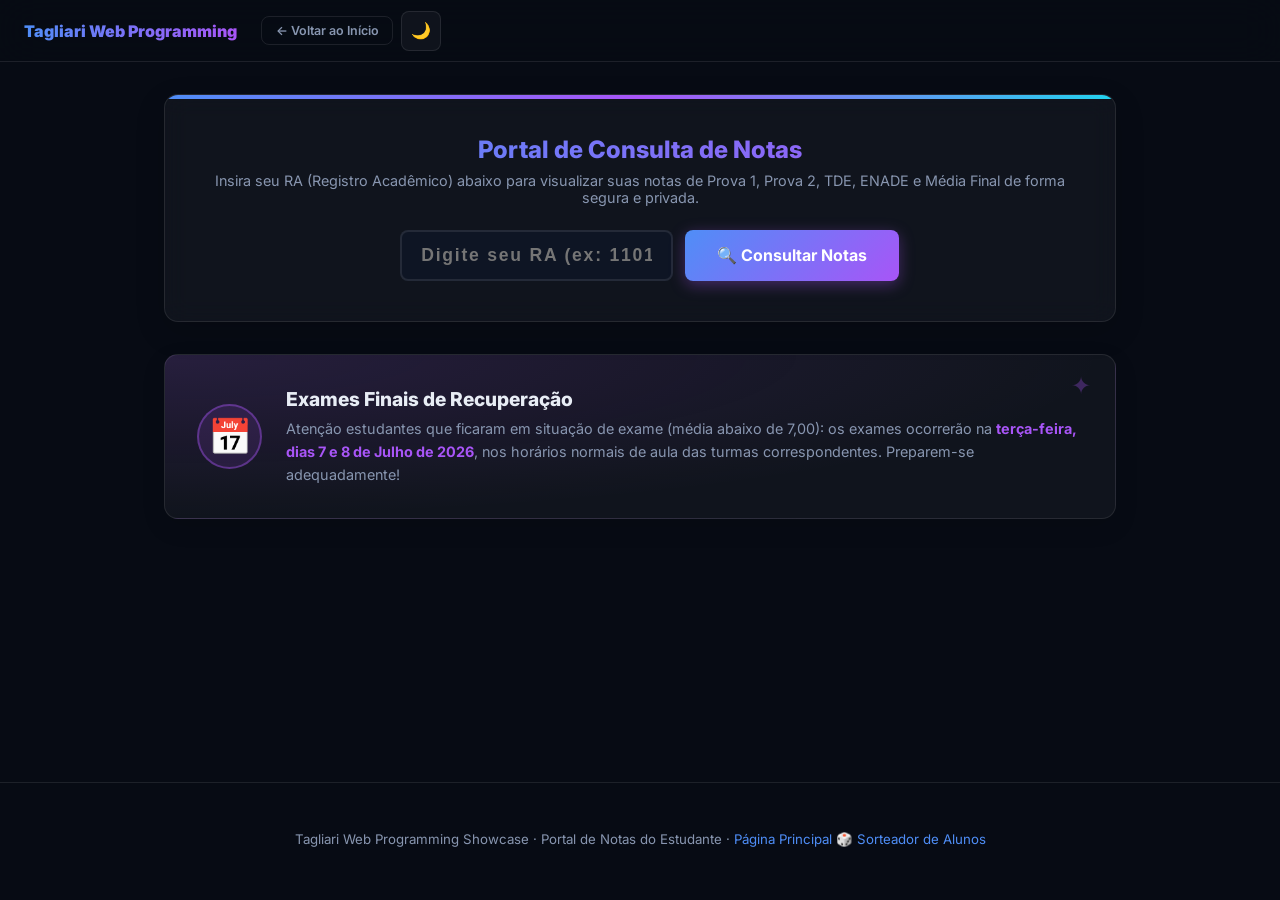
<file: notas.html>
<!DOCTYPE html>
<html lang="pt-BR">

<head>
  <meta charset="UTF-8">
  <meta name="viewport" content="width=device-width, initial-scale=1.0">
  <meta name="description"
    content="Portal de Notas — Consulta individual e segura de rendimento acadêmico para as turmas de Programação Web (T1 e T2) da URI.">
  <title>Portal de Notas — Programação Web URI</title>

  <!-- Fonts -->
  <link rel="preconnect" href="https://fonts.googleapis.com">
  <link
    href="https://fonts.googleapis.com/css2?family=Inter:wght@400;500;600;700;800;900&family=Fira+Code:wght@400;500;700&display=swap"
    rel="stylesheet">

  <!-- Core CSS & Page CSS -->
  <link rel="stylesheet" href="index-style.css">
  <link rel="stylesheet" href="notas-style.css">
</head>

<body>

  <!-- Scroll Progress Bar -->
  <div id="scroll-bar" role="progressbar" aria-label="Progresso de leitura"></div>

  <!-- Sticky Navbar -->
  <nav id="navbar" aria-label="Navegação principal">
    <a href="index.html" class="navbar-brand" aria-label="Portfólio Web URI">Tagliari Web Programming</a>
    <div class="navbar-actions">
      <a href="index.html" class="nav-back-link" aria-label="Voltar para a página inicial">← Voltar ao Início</a>
      <button id="mode-toggle" aria-label="Alternar tema" title="Alternar tema escuro/claro">🌙</button>
    </div>
  </nav>

  <!-- Container Principal -->
  <main class="notas-container">

    <!-- Search Section -->
    <section class="search-card" aria-labelledby="portal-title">
      <h1 class="search-title" id="portal-title">Portal de Consulta de Notas</h1>
      <p class="search-desc">
        Insira seu RA (Registro Acadêmico) abaixo para visualizar suas notas de Prova 1, Prova 2, TDE, ENADE e Média
        Final de forma segura e privada.
      </p>

      <div class="search-box">
        <input type="text" id="ra-search-input" class="search-input-field" placeholder="Digite seu RA (ex: 110194)"
          aria-label="Digite o RA do aluno" maxlength="8" pattern="\d*">
        <button id="btn-search-ra" class="btn btn-primary btn-search" aria-label="Buscar notas do estudante">
          🔍 Consultar Notas
        </button>
      </div>
    </section>

    <!-- Error Messaging Box -->
    <div id="error-container" class="error-box" role="alert" aria-live="assertive"></div>

    <!-- Student Results Panel -->
    <section id="result-container" class="result-card" aria-labelledby="student-result-title">

      <!-- Student Info Header -->
      <div class="student-info-header">
        <div class="student-identity">
          <h2 id="student-name-val">NOME DO ESTUDANTE</h2>
          <p>Registro Acadêmico (RA): <strong id="student-ra-val">000000</strong></p>
        </div>
        <div class="student-status">
          <span id="student-class-val" class="class-badge">Turma</span>
          <span id="calc-status-badge" class="status-badge">Status</span>
        </div>
      </div>

      <!-- Feedback Alert Box -->
      <div id="student-feedback-container" class="feedback-alert-box" style="margin-bottom: 2rem; display: none;">
        <span class="feedback-icon" style="font-size: 1.3rem;"></span>
        <span class="feedback-text"></span>
      </div>

      <!-- Tables Comparison Grid -->
      <div class="tables-grid">

        <!-- Table 1: Fórmula de Aula -->
        <div class="table-wrapper">
          <h3 id="student-result-title">1. Notas de Aula (Fórmula Oficial)</h3>
          <table class="grades-table" aria-label="Detalhamento das notas com a fórmula de aula">
            <thead>
              <tr>
                <th>Avaliação</th>
                <th>Nota Original (10)</th>
                <th>Peso Aplicado (8)</th>
              </tr>
            </thead>
            <tbody>
              <tr>
                <td>Prova 1 (Peso 8.0)</td>
                <td><span id="t-p1" class="grade-val">0,00</span></td>
                <td><span id="t-p1-8" class="grade-val">0,00</span></td>
              </tr>
              <tr>
                <td>Prova 2 (Peso 8.0)</td>
                <td><span id="t-p2" class="grade-val">0,00</span></td>
                <td><span id="t-p2-8" class="grade-val">0,00</span></td>
              </tr>
              <tr class="highlight-row">
                <td>TDE (Atividades Práticas)</td>
                <td>—</td>
                <td><span id="t-tde" class="grade-val">0,00</span></td>
              </tr>
              <tr class="highlight-row">
                <td>Simulado ENADE (Na média)</td>
                <td>—</td>
                <td><span id="t-enade" class="grade-val">0,00</span></td>
              </tr>
              <tr class="total-row">
                <td>Média Final (Fórmula)</td>
                <td>—</td>
                <td><span id="t-final" class="grade-val">0,00</span></td>
              </tr>
            </tbody>
          </table>
        </div>

        <!-- Table 2: Portal da URI -->
        <div class="table-wrapper uri">
          <h3>2. Registro no Portal da URI</h3>
          <table class="grades-table" aria-label="Detalhamento das notas conforme constam no portal da URI">
            <thead>
              <tr>
                <th>Campo no Portal</th>
                <th>Nota Lançada</th>
                <th>Peso do Portal</th>
              </tr>
            </thead>
            <tbody>
              <tr>
                <td>Prova 1</td>
                <td><span id="p-p1" class="grade-val">0,00</span></td>
                <td>Peso 0,8</td>
              </tr>
              <tr>
                <td>Prova 2</td>
                <td><span id="p-p2" class="grade-val">0,00</span></td>
                <td>Peso 0,8</td>
              </tr>
              <tr class="total-row">
                <td>Média Final (Portal)</td>
                <td><span id="p-final" class="grade-val">0,00</span></td>
                <td>Média Simples</td>
              </tr>
            </tbody>
          </table>
        </div>

      </div>

      <!-- Calculation Steps Breakdown -->
      <div class="calc-explanation">
        <h3>Como a sua Média Final foi calculada:</h3>
        <span class="formula-display">
          Média Final = ( (Prova 1 × 0.8) + (Prova 2 × 0.8) ) / 2 + TDE + ENADE
        </span>
        <div class="calc-steps">
          <div class="calc-step" id="calc-step-p1">Prova 1: ...</div>
          <div class="calc-step" id="calc-step-p2">Prova 2: ...</div>
          <div class="calc-step" id="calc-step-avg">Média das Provas: ...</div>
          <div class="calc-step" id="calc-step-sum">Soma dos Componentes: ...</div>
          <div class="calc-step" id="calc-step-final" style="border: none; font-weight: 800; font-size: 1.15rem;">Nota
            Final: ...</div>
        </div>
      </div>

      <!-- Portal Equality Alert -->
      <div class="portal-matching-alert">
        <span class="matching-icon" aria-hidden="true">✔</span>
        <div class="matching-text">
          <h4>Garantia de Equivalência de Média</h4>
          <p id="portal-distribution-text">
            No Portal da URI, as notas de avaliações contínuas (TDE e ENADE) foram incorporadas proporcionalmente na
            nota das avaliações formais (Prova 1 e Prova 2). Note que a <strong>Média Final (Portal)</strong> é
            exatamente igual à <strong>Média Final (Fórmula)</strong> calculada em sala de aula, garantindo que o seu
            rendimento acadêmico permaneça rigorosamente o mesmo.
          </p>
        </div>
      </div>

    </section>

    <!-- Final Exams Schedule Banner -->
    <section class="exam-banner" aria-labelledby="exam-schedule-title">
      <div class="exam-icon" aria-hidden="true">📅</div>
      <div class="exam-info">
        <h3 id="exam-schedule-title">Exames Finais de Recuperação</h3>
        <p>
          Atenção estudantes que ficaram em situação de exame (média abaixo de 7,00): os exames ocorrerão na <strong
            class="exam-highlight">terça-feira, dias 7 e 8 de Julho de 2026</strong>, nos horários normais de aula das
          turmas correspondentes. Preparem-se adequadamente!
        </p>
      </div>
    </section>

  </main>

  <!-- Footer -->
  <footer role="contentinfo">
    <p>
      Tagliari Web Programming Showcase · Portal de Notas do Estudante ·
      <a href="index.html">Página Principal</a>
      <a href="sorteador.html">🎲 Sorteador de Alunos</a>
    </p>
  </footer>

  <!-- Script Import -->
  <script src="notas-script.js"></script>

</body>

</html>
</file>
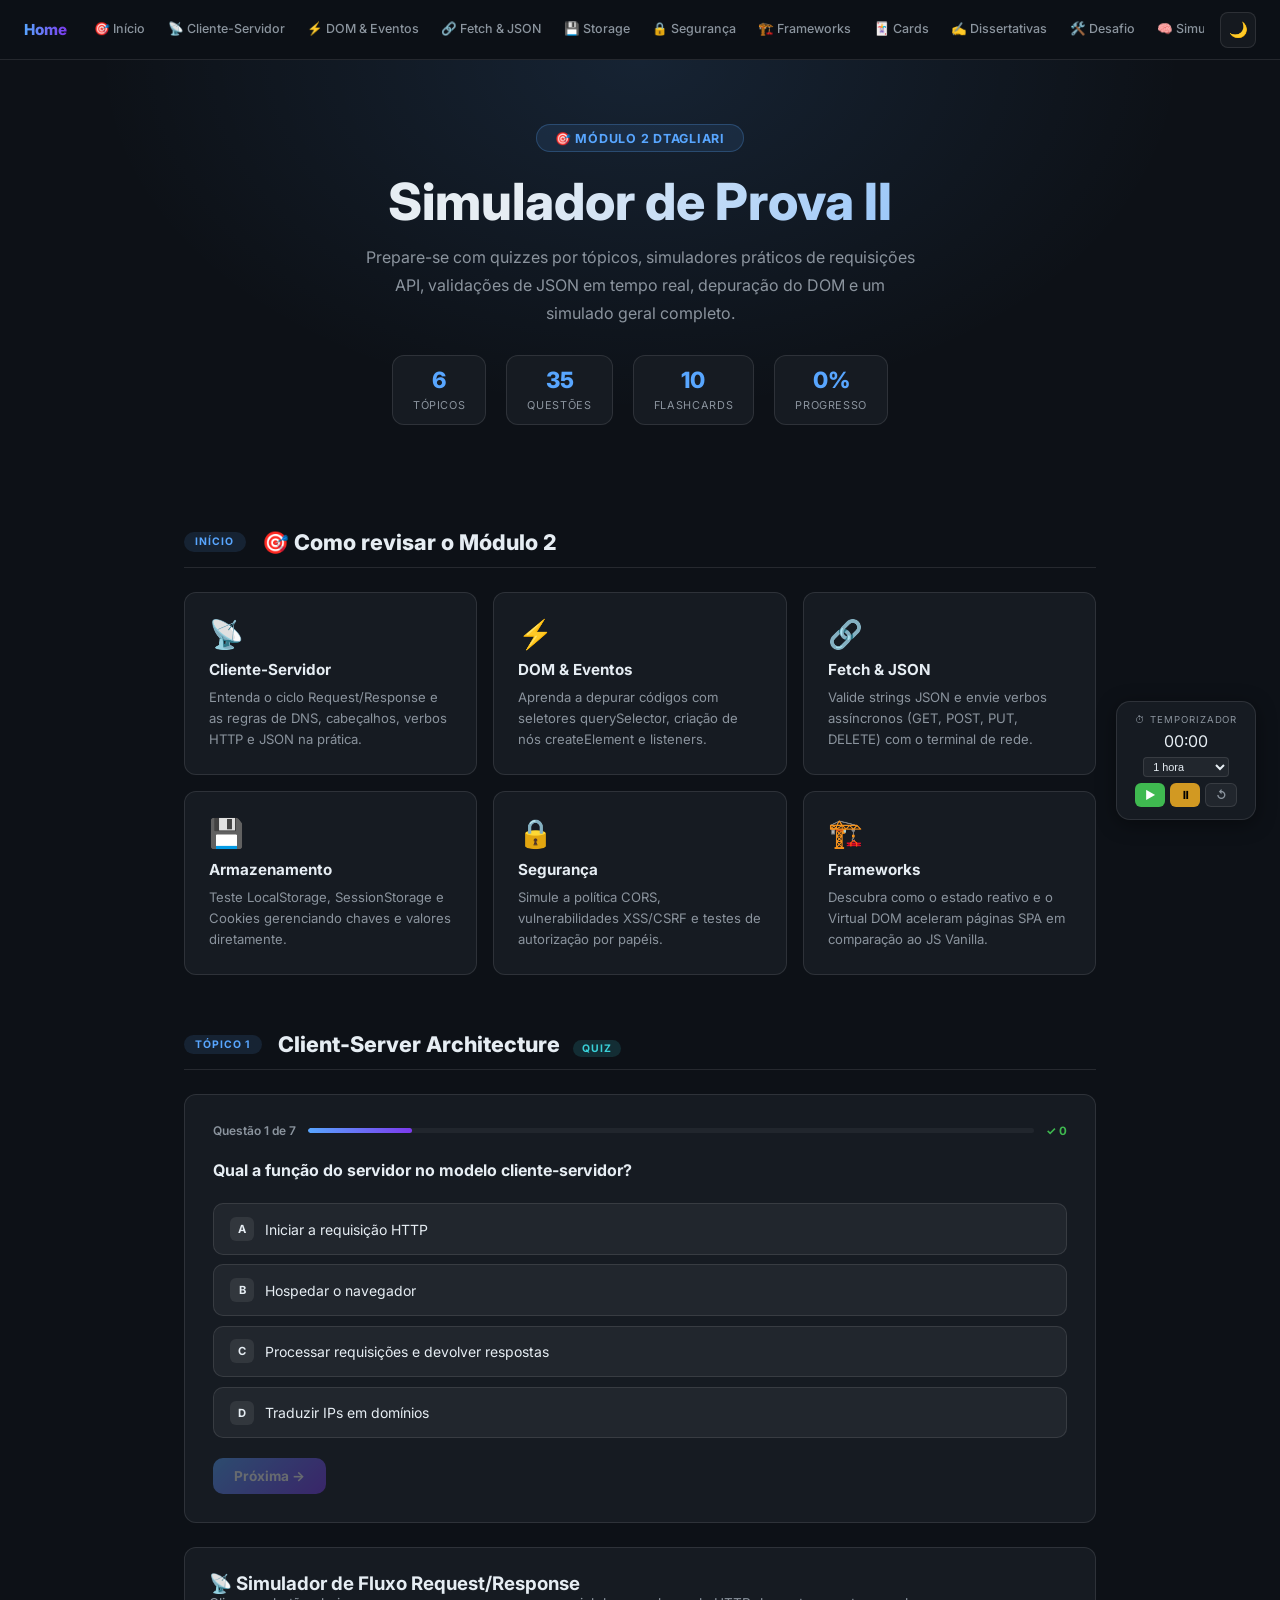
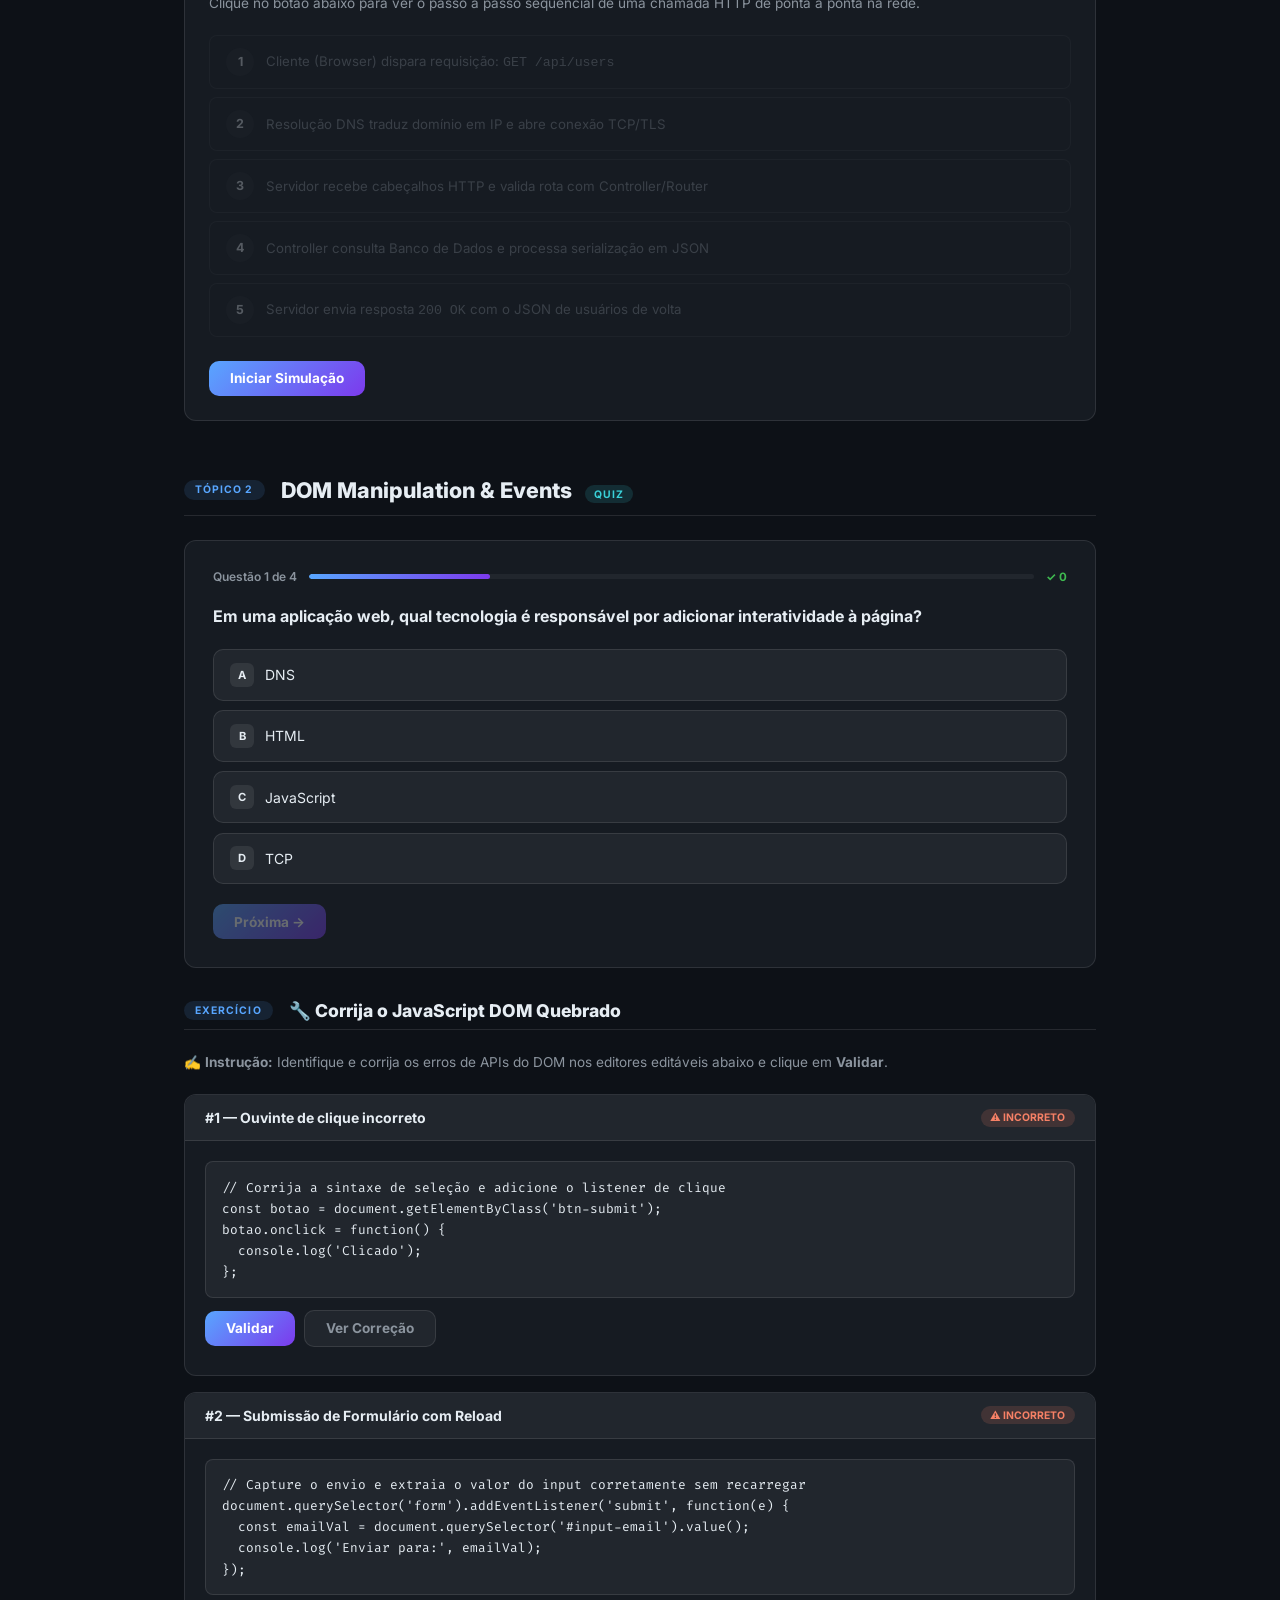
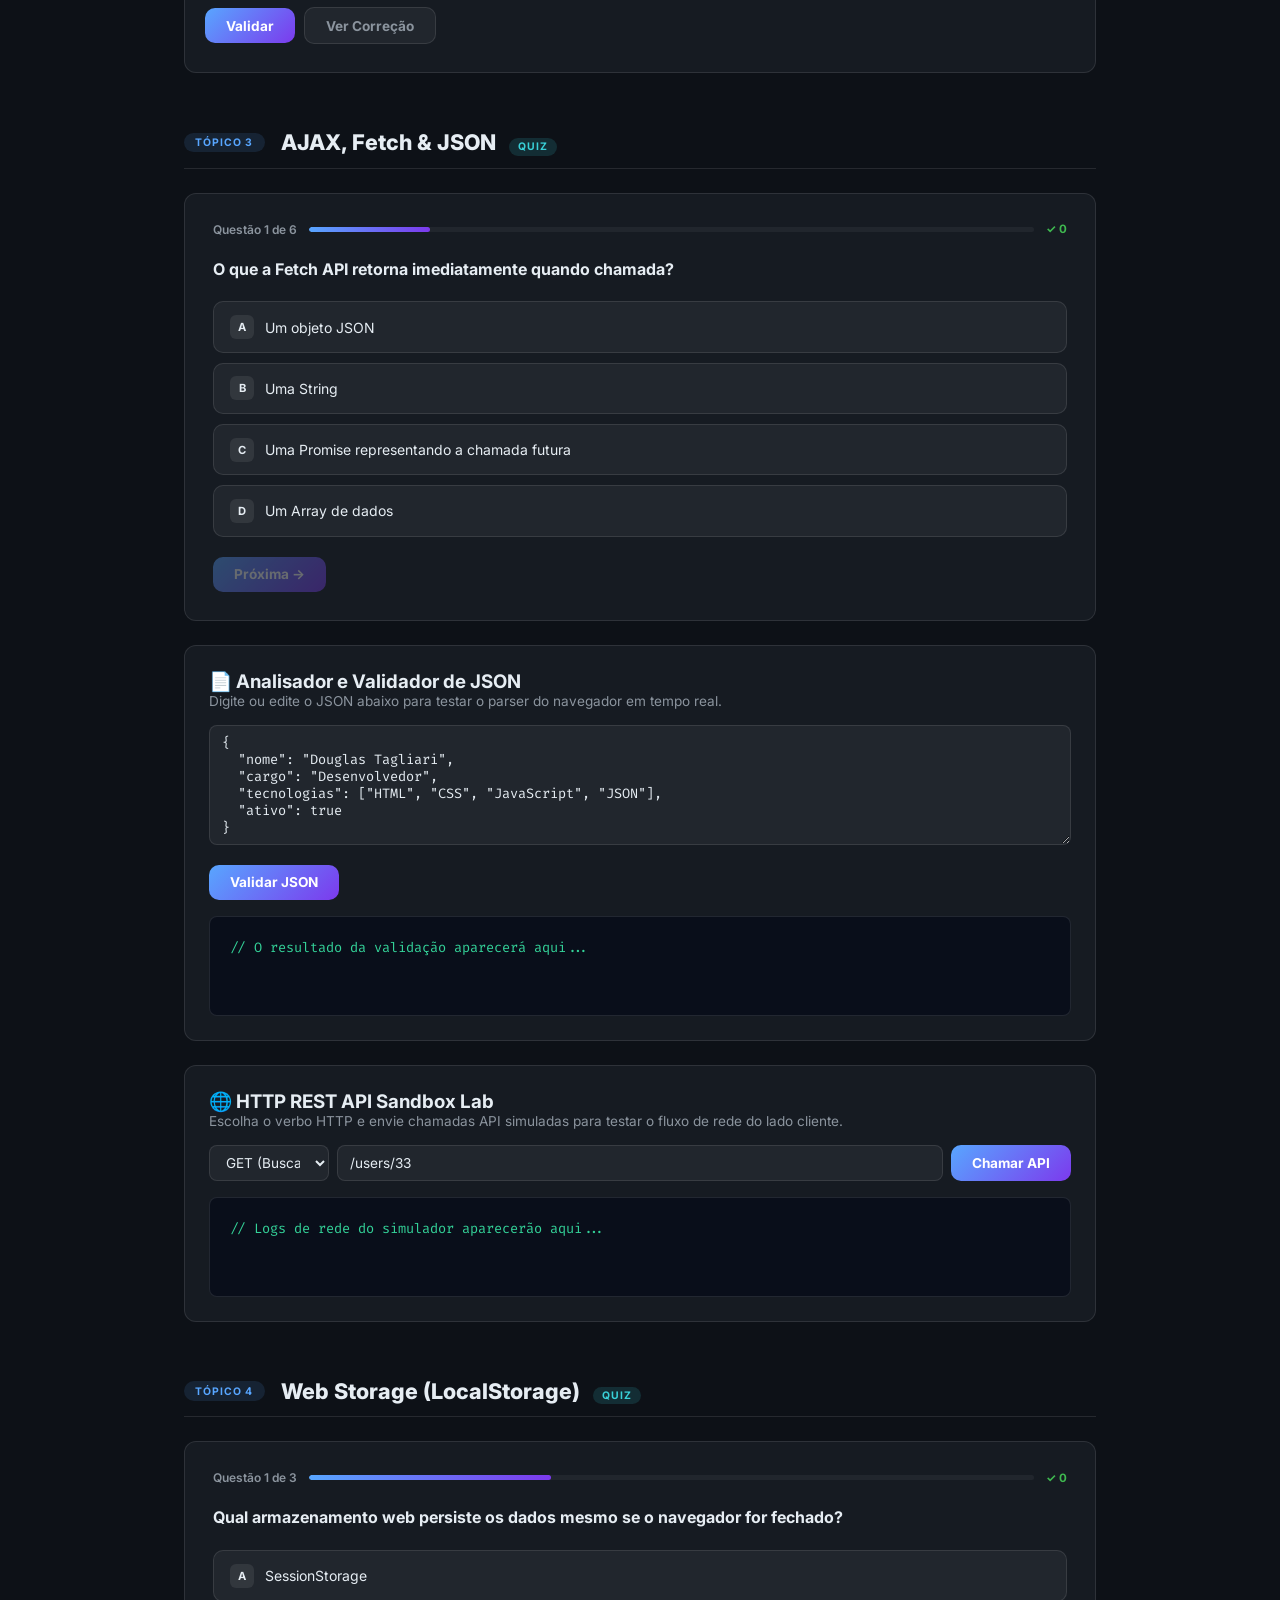
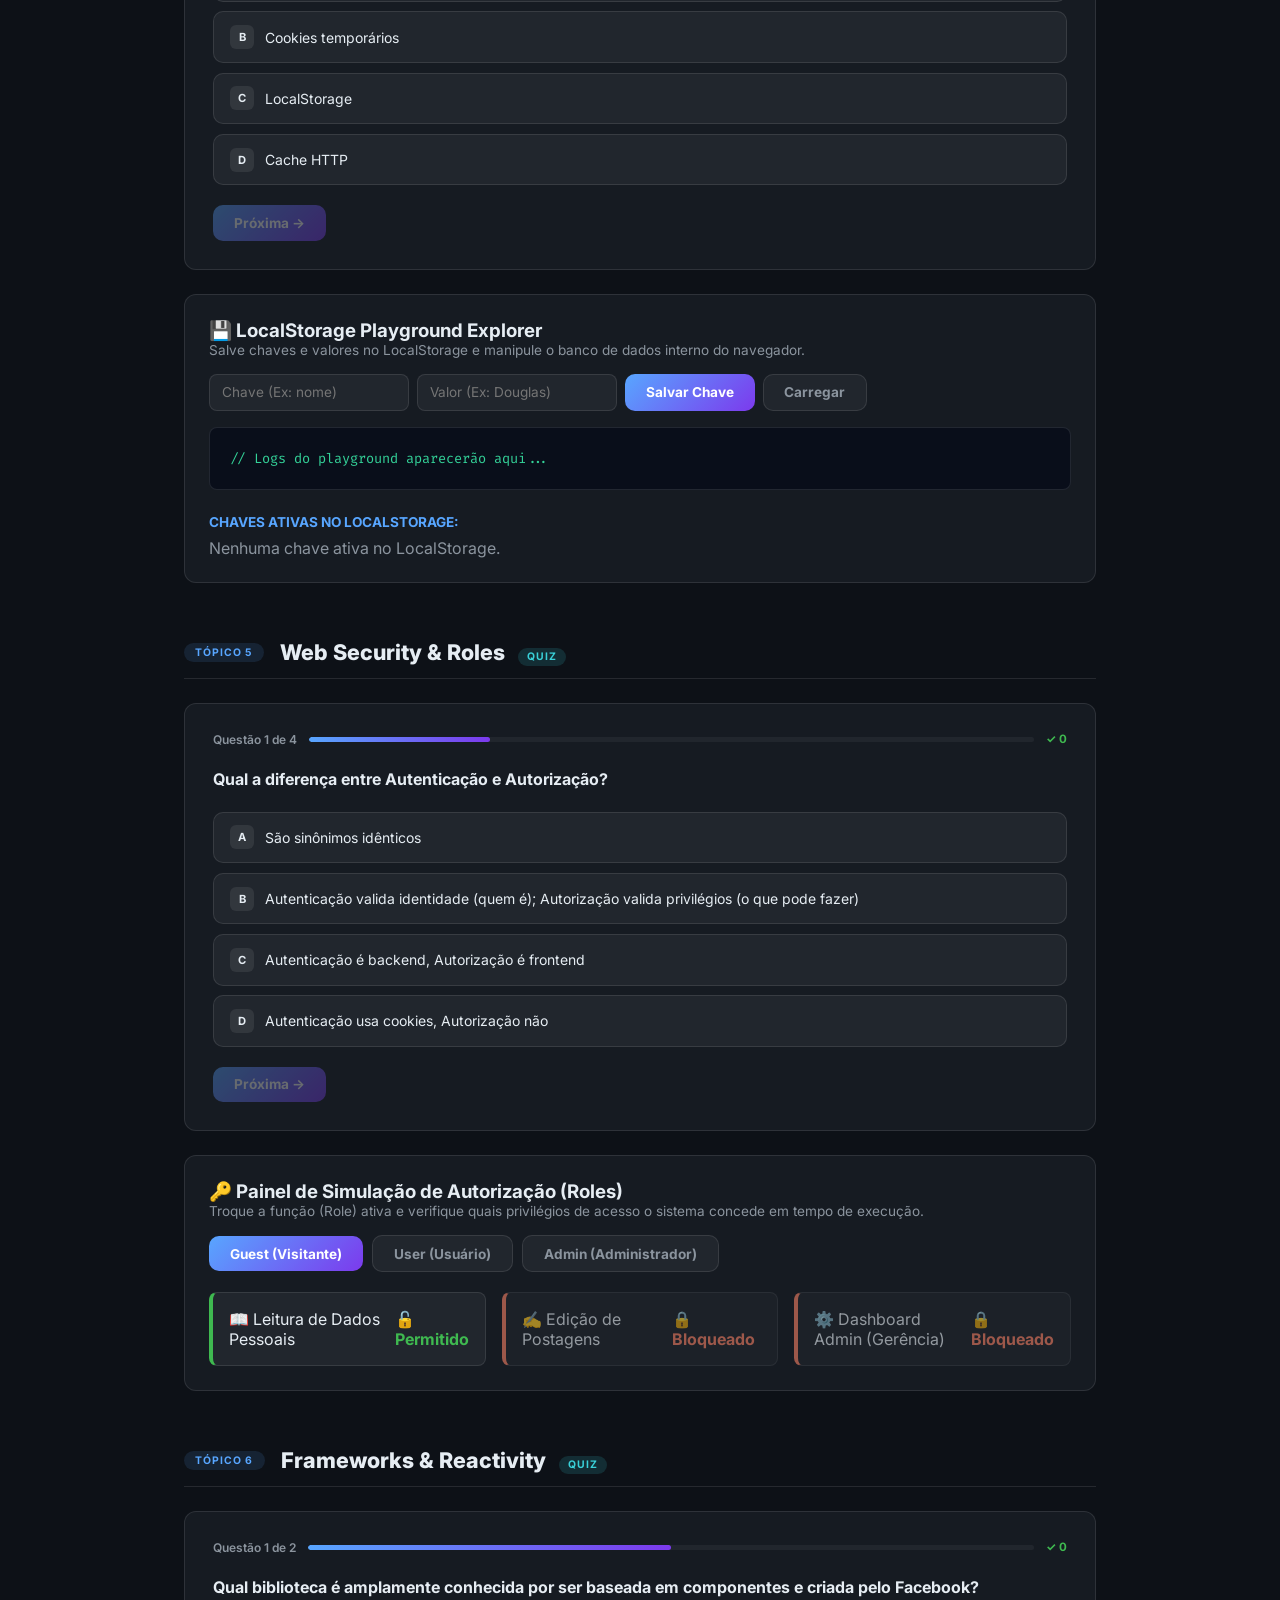
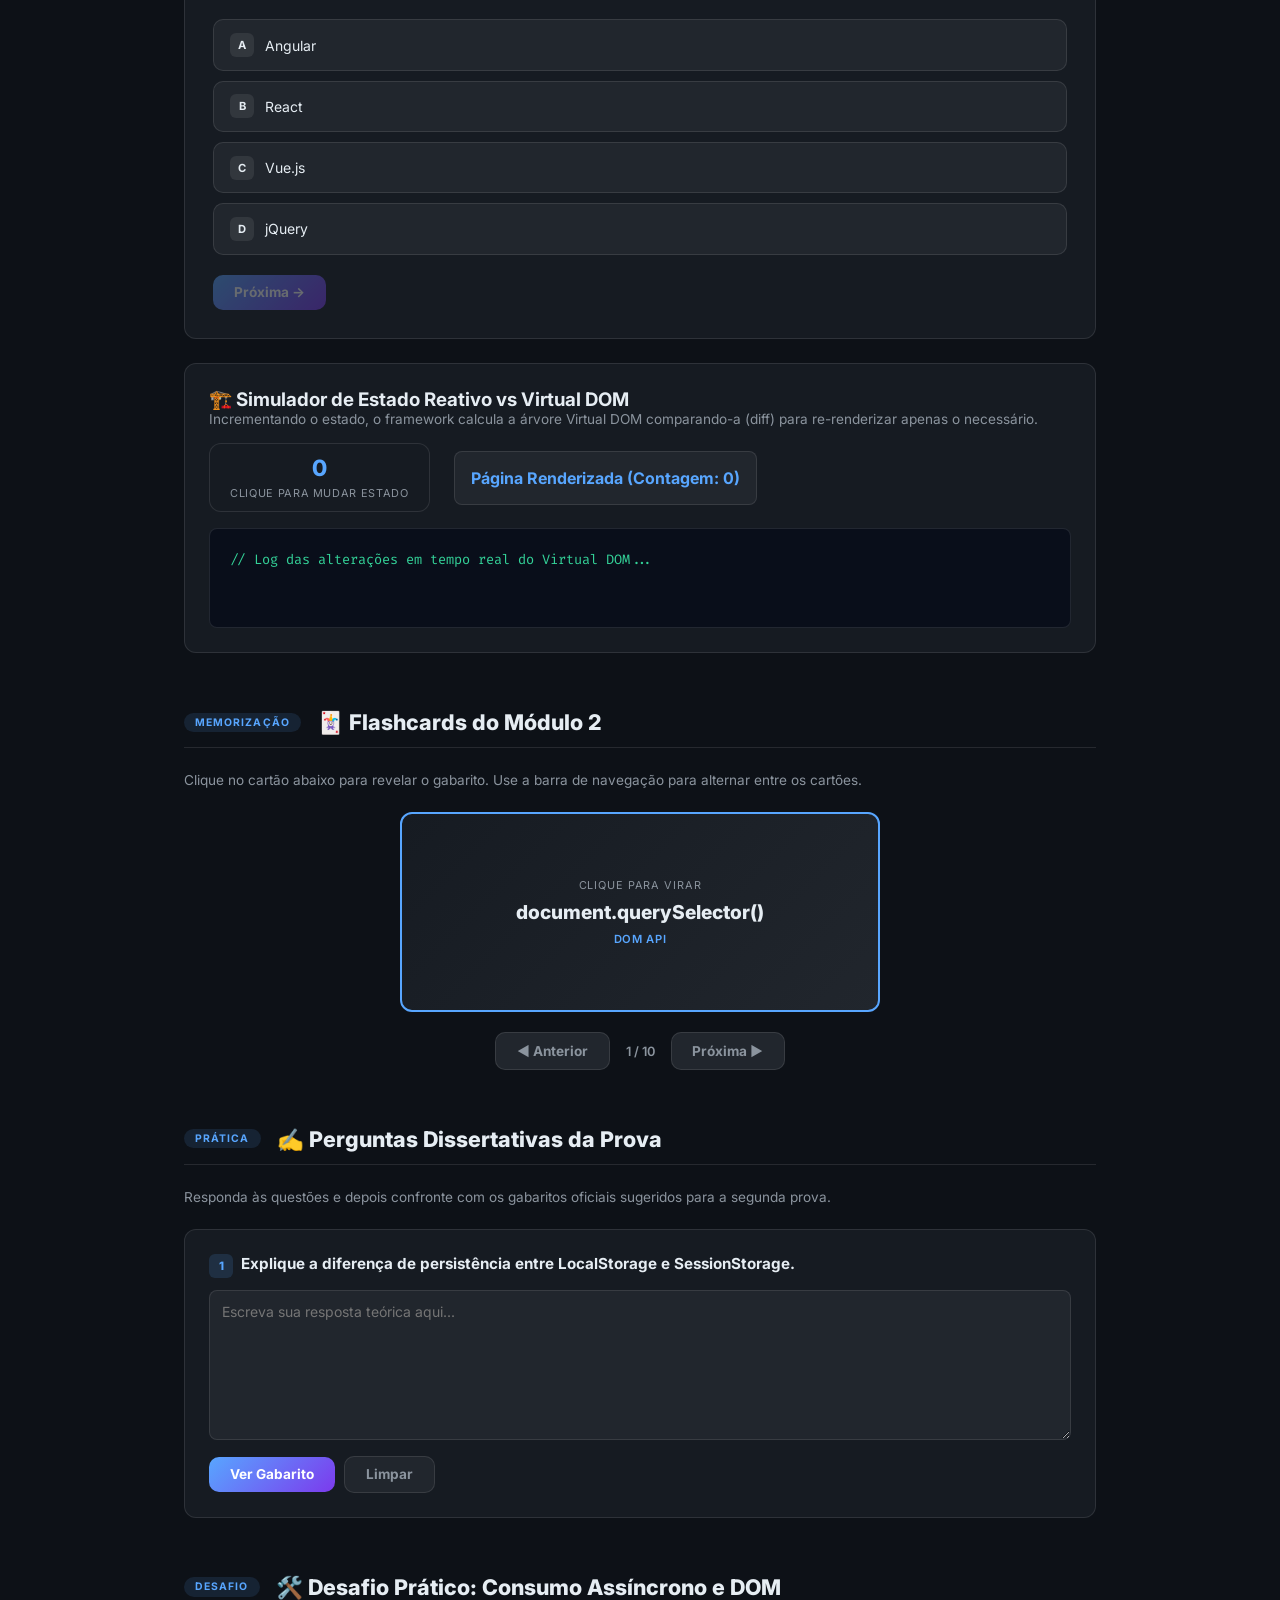
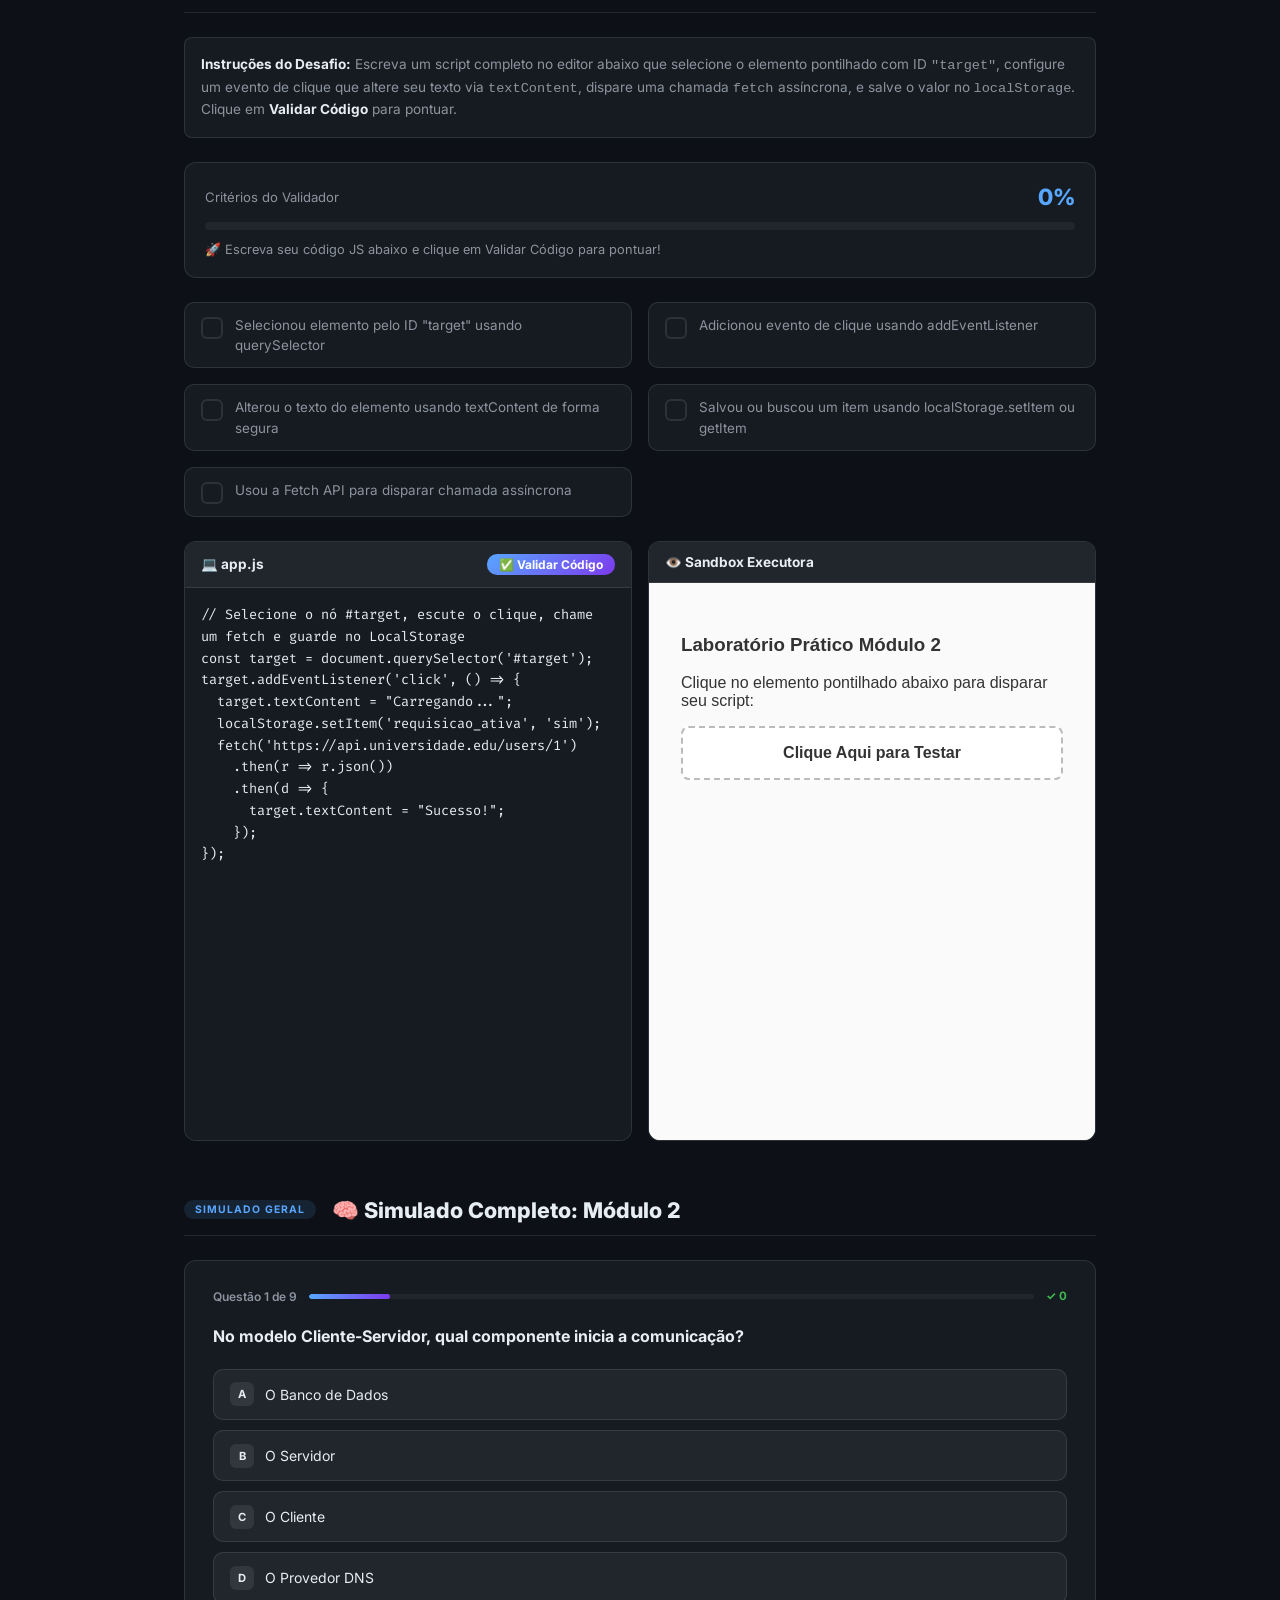
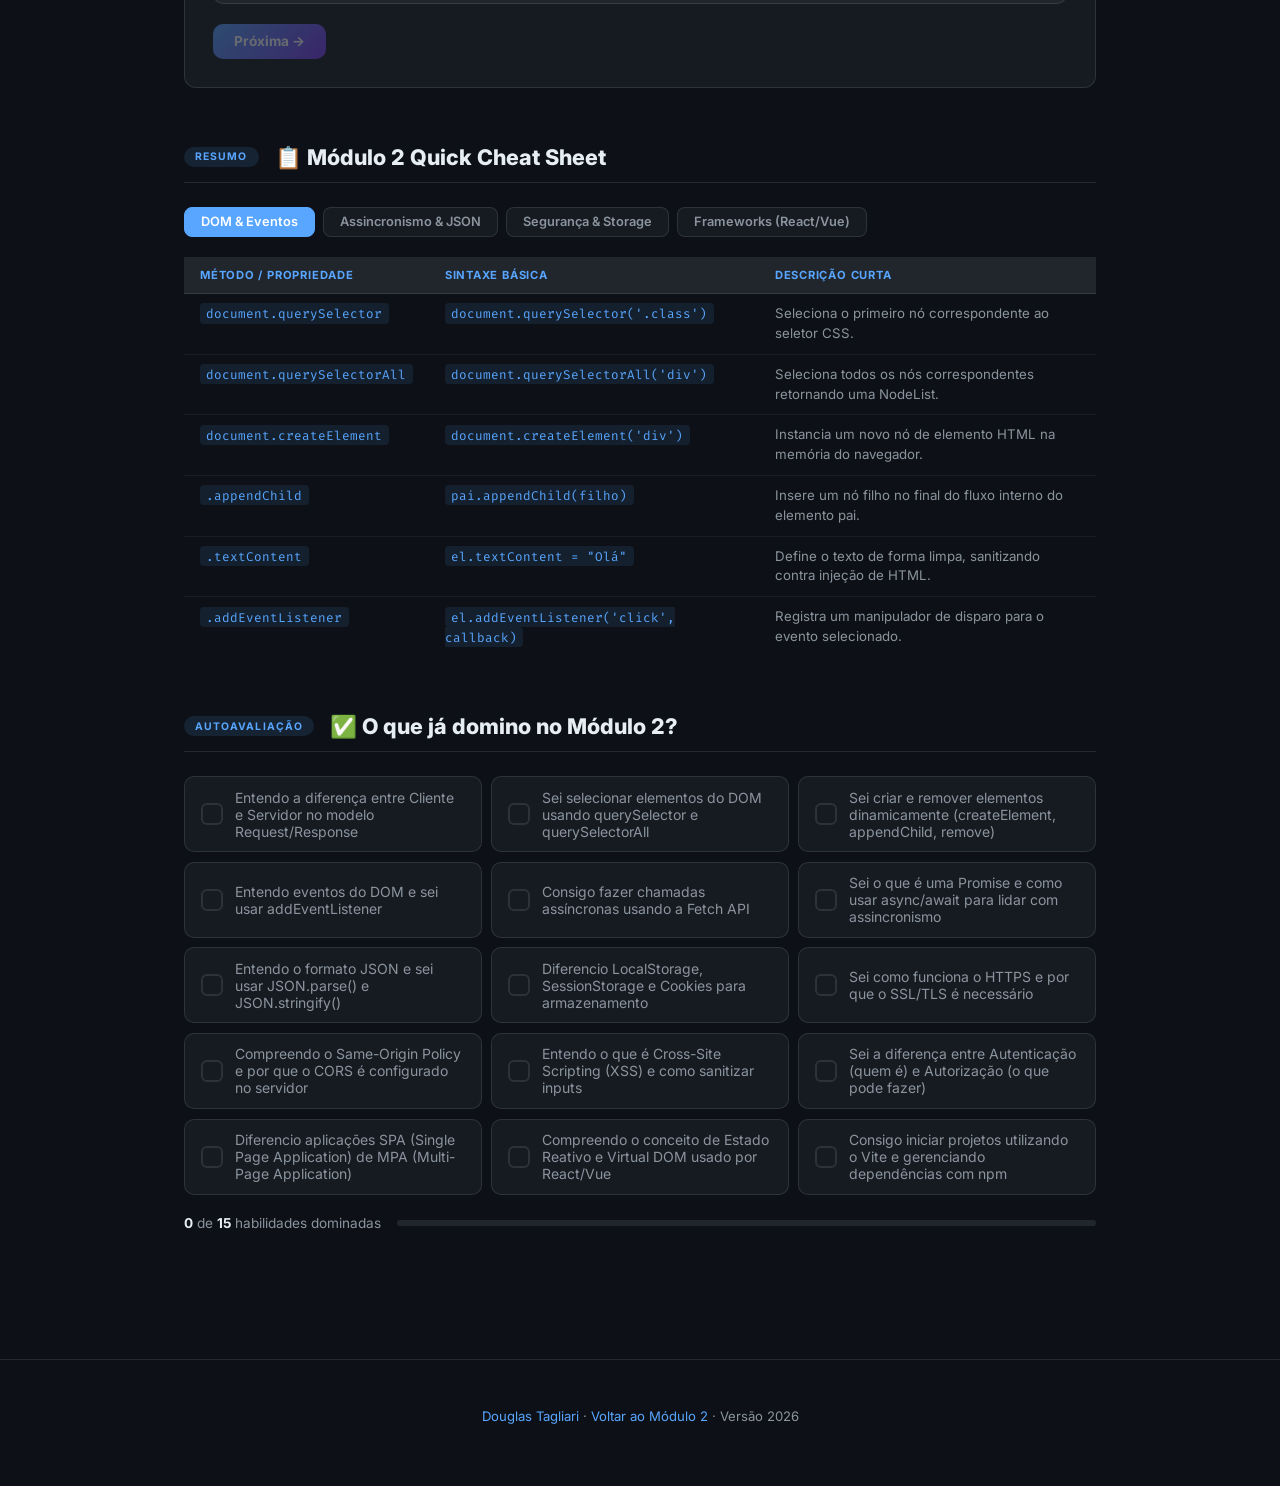
<file: revisao-second-test.html>
<!DOCTYPE html>
<html lang="pt-BR">

<head>
  <meta charset="UTF-8">
  <meta name="viewport" content="width=device-width, initial-scale=1.0">
  <meta name="description"
    content="Web Programming Módulo 2 Exam Trainer — Treine para a segunda prova com quizzes, simuladores de requisição, validadores de JSON, editores de correção DOM e autoavaliação.">
  <title>Exam Trainer Módulo 2 — Programação Web URI - Douglas Tagliari</title>
  <link rel="preconnect" href="https://fonts.googleapis.com">
  <link
    href="https://fonts.googleapis.com/css2?family=Inter:wght@400;500;600;700;800&family=Fira+Code:wght@400;500&display=swap"
    rel="stylesheet">
  <link rel="stylesheet" href="revisao-second-test.css">
</head>

<body>

  <!-- ── SCROLL PROGRESS ─────────────── -->
  <div id="progress-bar" role="progressbar" aria-label="Progresso de leitura"></div>

  <!-- ── NAVBAR ──────────────────────── -->
  <nav aria-label="Navegação principal">
    <a href="index.html" class="nav-brand" aria-label="Portfólio Web URI">Home</a>

    <ul class="nav-links" role="list">
      <li><a href="#trainer">🎯 Início</a></li>
      <li><a href="#sec-client-server">📡 Cliente-Servidor</a></li>
      <li><a href="#sec-dom-events">⚡ DOM & Eventos</a></li>
      <li><a href="#sec-ajax-json">🔗 Fetch & JSON</a></li>
      <li><a href="#sec-storage">💾 Storage</a></li>
      <li><a href="#sec-security">🔒 Segurança</a></li>
      <li><a href="#sec-frameworks">🏗️ Frameworks</a></li>
      <li><a href="#sec-flashcards">🃏 Cards</a></li>
      <li><a href="#sec-written">✍️ Dissertativas</a></li>
      <li><a href="#sec-challenge">🛠️ Desafio</a></li>
      <li><a href="#quiz-section">🧠 Simulado</a></li>
      <li><a href="#checklist">✅ Autoavaliação</a></li>
      <li><a href="modulo2.html" class="nav-back">⬅ Voltar</a></li>
    </ul>

    <div class="nav-actions">
      <button id="mode-toggle" aria-label="Alternar tema" title="Dark / Light mode">🌙</button>
    </div>
  </nav>

  <!-- ── STUDY TIMER (fixed) ─────────── -->
  <div id="timer-pill" role="timer" aria-label="Temporizador de estudo">
    <div class="timer-label">⏱ Temporizador</div>
    <div class="timer-display" id="td">00:00</div>
    <div class="timer-set">
      <select id="tk-min" aria-label="Minutos">
        <option value="30">30 minutos</option>
        <option value="60" selected>1 hora</option>
        <option value="120">2 horas</option>
      </select>
    </div>
    <div class="timer-btns">
      <button class="timer-btn start" onclick="timerStart()" aria-label="Iniciar">▶</button>
      <button class="timer-btn pause" onclick="timerPause()" aria-label="Pausar">⏸</button>
      <button class="timer-btn reset" onclick="timerReset()" aria-label="Resetar">↺</button>
    </div>
  </div>

  <!-- ── HERO ────────────────────────── -->
  <header class="hero" role="banner">
    <div class="hero-badge">🎯 Módulo 2 dTagliari</div>
    <h1>Simulador de Prova II</h1>
    <p>Prepare-se com quizzes por tópicos, simuladores práticos de requisições API, validações de JSON em tempo real,
      depuração do DOM e um simulado geral completo.</p>
    <div class="hero-stats">
      <div class="stat-pill"><span class="num">6</span><span class="lbl">Tópicos</span></div>
      <div class="stat-pill"><span class="num">35</span><span class="lbl">Questões</span></div>
      <div class="stat-pill"><span class="num">10</span><span class="lbl">Flashcards</span></div>
      <div class="stat-pill"><span class="num" id="check-stat">0%</span><span class="lbl">Progresso</span></div>
    </div>
  </header>

  <main class="container">

    <!-- ═══════════════════════════════════════════════
         SECTION: EXAM TRAINER OVERVIEW
    ═══════════════════════════════════════════════ -->
    <section id="trainer" aria-labelledby="h-trainer">
      <div class="section-header">
        <span class="section-tag">Início</span>
        <h2 id="h-trainer">🎯 Como revisar o Módulo 2</h2>
      </div>
      <div class="card-grid">
        <div class="card">
          <div class="card-icon">📡</div>
          <h3>Cliente-Servidor</h3>
          <p>Entenda o ciclo Request/Response e as regras de DNS, cabeçalhos, verbos HTTP e JSON na prática.</p>
        </div>
        <div class="card">
          <div class="card-icon">⚡</div>
          <h3>DOM & Eventos</h3>
          <p>Aprenda a depurar códigos com seletores querySelector, criação de nós createElement e listeners.</p>
        </div>
        <div class="card">
          <div class="card-icon">🔗</div>
          <h3>Fetch & JSON</h3>
          <p>Valide strings JSON e envie verbos assíncronos (GET, POST, PUT, DELETE) com o terminal de rede.</p>
        </div>
        <div class="card">
          <div class="card-icon">💾</div>
          <h3>Armazenamento</h3>
          <p>Teste LocalStorage, SessionStorage e Cookies gerenciando chaves e valores diretamente.</p>
        </div>
        <div class="card">
          <div class="card-icon">🔒</div>
          <h3>Segurança</h3>
          <p>Simule a política CORS, vulnerabilidades XSS/CSRF e testes de autorização por papéis.</p>
        </div>
        <div class="card">
          <div class="card-icon">🏗️</div>
          <h3>Frameworks</h3>
          <p>Descubra como o estado reativo e o Virtual DOM aceleram páginas SPA em comparação ao JS Vanilla.</p>
        </div>
      </div>
    </section>

    <!-- ═══════════════════════════════════════════════
         TOPIC 1: CLIENT-SERVER ARCHITECTURE
    ═══════════════════════════════════════════════ -->
    <section id="sec-client-server" aria-labelledby="h-cs">
      <div class="section-header">
        <span class="section-tag">Tópico 1</span>
        <h2 id="h-cs">Client-Server Architecture <span class="random-badge">Quiz</span></h2>
      </div>

      <div class="quiz-wrap" id="qz-qcs-wrap">
        <div class="qz-progress-row">
          <span class="qz-counter" id="qcs-counter">Questão 1 de 7</span>
          <div class="qz-bar-bg">
            <div class="qz-bar-fill" id="qcs-bar" style="width:14.28%"></div>
          </div>
          <span class="qz-score-badge" id="qcs-score">✓ 0</span>
        </div>
        <div id="qcs-area">
          <p class="qz-question" id="qcs-q" aria-live="polite"></p>
          <div class="qz-options" id="qcs-opts" role="radiogroup"></div>
          <div class="qz-feedback" id="qcs-fb" aria-live="polite" style="display:none;"></div>
          <div class="flex-row">
            <button class="btn btn-primary" id="qcs-next" onclick="csQuizNext()" disabled>Próxima →</button>
            <button class="btn btn-ghost" id="qcs-restart" onclick="csQuizRestart()" style="display:none">↺
              Reiniciar</button>
          </div>
        </div>
        <div class="qz-result hidden" id="qcs-result">
          <div class="big-score" id="qcs-big"></div>
          <p class="msg" id="qcs-msg"></p>
          <button class="btn btn-primary" onclick="csQuizRestart()">↺ Tentar Novamente</button>
        </div>
      </div>

      <div class="demo-panel mt-3">
        <h3>📡 Simulador de Fluxo Request/Response</h3>
        <p style="font-size:0.85rem;color:var(--txt2);margin-bottom:1.5rem;">Clique no botão abaixo para ver o passo a
          passo sequencial de uma chamada HTTP de ponta a ponta na rede.</p>

        <div id="cs-steps" style="margin-bottom: 1.5rem;">
          <div class="dns-step" id="cs-step-0">
            <div class="dns-step-num">1</div>
            <div class="dns-step-text">Cliente (Browser) dispara requisição: <code>GET /api/users</code></div>
          </div>
          <div class="dns-step" id="cs-step-1">
            <div class="dns-step-num">2</div>
            <div class="dns-step-text">Resolução DNS traduz domínio em IP e abre conexão TCP/TLS</div>
          </div>
          <div class="dns-step" id="cs-step-2">
            <div class="dns-step-num">3</div>
            <div class="dns-step-text">Servidor recebe cabeçalhos HTTP e valida rota com Controller/Router</div>
          </div>
          <div class="dns-step" id="cs-step-3">
            <div class="dns-step-num">4</div>
            <div class="dns-step-text">Controller consulta Banco de Dados e processa serialização em JSON</div>
          </div>
          <div class="dns-step" id="cs-step-4">
            <div class="dns-step-num">5</div>
            <div class="dns-step-text">Servidor envia resposta <code>200 OK</code> com o JSON de usuários de volta</div>
          </div>
        </div>

        <button class="btn btn-primary" id="cs-sim-btn" onclick="runClientServerSimulation()">Iniciar Simulação</button>
      </div>
    </section>

    <!-- ═══════════════════════════════════════════════
         TOPIC 2: DOM & EVENTS
    ═══════════════════════════════════════════════ -->
    <section id="sec-dom-events" aria-labelledby="h-dom">
      <div class="section-header">
        <span class="section-tag">Tópico 2</span>
        <h2 id="h-dom">DOM Manipulation & Events <span class="random-badge">Quiz</span></h2>
      </div>

      <div class="quiz-wrap" id="qz-qdom-wrap">
        <div class="qz-progress-row">
          <span class="qz-counter" id="qdom-counter">Questão 1 de 4</span>
          <div class="qz-bar-bg">
            <div class="qz-bar-fill" id="qdom-bar" style="width:25%"></div>
          </div>
          <span class="qz-score-badge" id="qdom-score">✓ 0</span>
        </div>
        <div id="qdom-area">
          <p class="qz-question" id="qdom-q" aria-live="polite"></p>
          <div class="qz-options" id="qdom-opts" role="radiogroup"></div>
          <div class="qz-feedback" id="qdom-fb" aria-live="polite" style="display:none;"></div>
          <div class="flex-row">
            <button class="btn btn-primary" id="qdom-next" onclick="domQuizNext()" disabled>Próxima →</button>
            <button class="btn btn-ghost" id="qdom-restart" onclick="domQuizRestart()" style="display:none">↺
              Reiniciar</button>
          </div>
        </div>
        <div class="qz-result hidden" id="qdom-result">
          <div class="big-score" id="qdom-big"></div>
          <p class="msg" id="qdom-msg"></p>
          <button class="btn btn-primary" onclick="domQuizRestart()">↺ Tentar Novamente</button>
        </div>
      </div>

      <div class="section-header mt-3" style="border-top:none;padding-bottom:0.5rem;margin-top:2rem;">
        <span class="section-tag">Exercício</span>
        <h2 style="font-size:1.1rem;">🔧 Corrija o JavaScript DOM Quebrado</h2>
      </div>
      <p style="font-size:0.85rem;color:var(--txt2);margin-bottom:1.5rem;">✍️ <strong>Instrução:</strong> Identifique e
        corrija os erros de APIs do DOM nos editores editáveis abaixo e clique em <strong>Validar</strong>.</p>

      <!-- Exercise 1 -->
      <div class="fth-exercise">
        <div class="fth-header">
          <h4>#1 — Ouvinte de clique incorreto</h4>
          <span class="fth-badge broken">⚠ Incorreto</span>
        </div>
        <div class="fth-body">
          <div class="fth-code-area" id="fth-editor-1" contenteditable="true" spellcheck="false">// Corrija a sintaxe de seleção e adicione o listener de clique
const botao = document.getElementByClass('btn-submit');
botao.onclick = function() {
  console.log('Clicado');
};</div>
          <div class="flex-row mb-1">
            <button class="btn btn-primary" onclick="validateDOMFix(1)">Validar</button>
            <button class="btn btn-ghost" onclick="showFix('domfix1')">Ver Correção</button>
          </div>
          <div id="fth-fb-1" class="fth-feedback"></div>
          <div class="fth-answer" id="domfix1">
            <pre class="fth-code-area">// Correção Recomendada:
const botao = document.querySelector('.btn-submit');
botao.addEventListener('click', () => {
  console.log('Clicado');
});</pre>
            <div class="info-box mt-1"
              style="background:var(--bg3);padding:0.75rem;border-radius:6px;font-size:0.8rem;color:var(--txt2);">
              <strong>Erros corrigidos:</strong> (1) <code>getElementByClass</code> não existe. O correto para classes é
              <code>querySelector('.nome-classe')</code>. (2) Usar <code>addEventListener</code> separa a lógica e evita
              sobrescrita de propriedades inline.
            </div>
          </div>
        </div>
      </div>

      <!-- Exercise 2 -->
      <div class="fth-exercise">
        <div class="fth-header">
          <h4>#2 — Submissão de Formulário com Reload</h4>
          <span class="fth-badge broken">⚠ Incorreto</span>
        </div>
        <div class="fth-body">
          <div class="fth-code-area" id="fth-editor-2" contenteditable="true" spellcheck="false">// Capture o envio e extraia o valor do input corretamente sem recarregar
document.querySelector('form').addEventListener('submit', function(e) {
  const emailVal = document.querySelector('#input-email').value();
  console.log('Enviar para:', emailVal);
});</div>
          <div class="flex-row mb-1">
            <button class="btn btn-primary" onclick="validateDOMFix(2)">Validar</button>
            <button class="btn btn-ghost" onclick="showFix('domfix2')">Ver Correção</button>
          </div>
          <div id="fth-fb-2" class="fth-feedback"></div>
          <div class="fth-answer" id="domfix2">
            <pre class="fth-code-area">// Correção Recomendada:
document.querySelector('form').addEventListener('submit', function(e) {
  e.preventDefault(); // Evita recarregamento da página
  const emailVal = document.querySelector('#input-email').value; // Apenas .value, sem chamá-lo
  console.log('Enviar para:', emailVal);
});</pre>
            <div class="info-box mt-1"
              style="background:var(--bg3);padding:0.75rem;border-radius:6px;font-size:0.8rem;color:var(--txt2);">
              <strong>Correções:</strong> (1) <code>e.preventDefault()</code> impede o comportamento padrão do form
              (recarregar). (2) <code>.value</code> é uma propriedade, não uma função; usá-lo como <code>.value()</code>
              gera um erro de execução.
            </div>
          </div>
        </div>
      </div>
    </section>

    <!-- ═══════════════════════════════════════════════
         TOPIC 3: AJAX, FETCH & JSON
    ═══════════════════════════════════════════════ -->
    <section id="sec-ajax-json" aria-labelledby="h-fetch">
      <div class="section-header">
        <span class="section-tag">Tópico 3</span>
        <h2 id="h-fetch">AJAX, Fetch & JSON <span class="random-badge">Quiz</span></h2>
      </div>

      <div class="quiz-wrap" id="qz-qfch-wrap">
        <div class="qz-progress-row">
          <span class="qz-counter" id="qfch-counter">Questão 1 de 6</span>
          <div class="qz-bar-bg">
            <div class="qz-bar-fill" id="qfch-bar" style="width:16.67%"></div>
          </div>
          <span class="qz-score-badge" id="qfch-score">✓ 0</span>
        </div>
        <div id="qfch-area">
          <p class="qz-question" id="qfch-q" aria-live="polite"></p>
          <div class="qz-options" id="qfch-opts" role="radiogroup"></div>
          <div class="qz-feedback" id="qfch-fb" aria-live="polite" style="display:none;"></div>
          <div class="flex-row">
            <button class="btn btn-primary" id="qfch-next" onclick="fetchQuizNext()" disabled>Próxima →</button>
            <button class="btn btn-ghost" id="qfch-restart" onclick="fetchQuizRestart()" style="display:none">↺
              Reiniciar</button>
          </div>
        </div>
        <div class="qz-result hidden" id="qfch-result">
          <div class="big-score" id="qfch-big"></div>
          <p class="msg" id="qfch-msg"></p>
          <button class="btn btn-primary" onclick="fetchQuizRestart()">↺ Tentar Novamente</button>
        </div>
      </div>

      <!-- JSON Validator -->
      <div class="demo-panel mt-3">
        <h3>📄 Analisador e Validador de JSON</h3>
        <p style="font-size:0.85rem;color:var(--txt2);margin-bottom:1rem;">Digite ou edite o JSON abaixo para testar o
          parser do navegador em tempo real.</p>
        <textarea id="sandbox-json-text" class="form-input"
          style="width:100%;height:120px;font-family:'Fira Code',monospace;margin-bottom:1rem;resize:vertical;">{
  "nome": "Douglas Tagliari",
  "cargo": "Desenvolvedor",
  "tecnologias": ["HTML", "CSS", "JavaScript", "JSON"],
  "ativo": true
}</textarea>
        <div class="flex-row">
          <button class="btn btn-primary" onclick="executeJsonValidator()">Validar JSON</button>
        </div>
        <pre class="sim-console" id="sandbox-json-console">// O resultado da validação aparecerá aqui...</pre>
      </div>

      <!-- API Request Lab -->
      <div class="demo-panel mt-3">
        <h3>🌐 HTTP REST API Sandbox Lab</h3>
        <p style="font-size:0.85rem;color:var(--txt2);margin-bottom:1rem;">Escolha o verbo HTTP e envie chamadas API
          simuladas para testar o fluxo de rede do lado cliente.</p>
        <div style="display:flex;gap:0.5rem;margin-bottom:1rem;flex-wrap:wrap;">
          <select class="form-input" id="sandbox-api-verb" style="max-width:120px;">
            <option value="GET">GET (Buscar)</option>
            <option value="POST">POST (Criar)</option>
            <option value="PUT">PUT (Substituir)</option>
            <option value="DELETE">DELETE (Remover)</option>
          </select>
          <input type="text" class="form-input" id="sandbox-api-url" style="flex-grow:1;" value="/users/33">
          <button class="btn btn-primary" onclick="executeSandboxApi()">Chamar API</button>
        </div>
        <pre class="sim-console" id="sandbox-api-console">// Logs de rede do simulador aparecerão aqui...</pre>
      </div>
    </section>

    <!-- ═══════════════════════════════════════════════
         TOPIC 4: WEB STORAGE
    ═══════════════════════════════════════════════ -->
    <section id="sec-storage" aria-labelledby="h-storage">
      <div class="section-header">
        <span class="section-tag">Tópico 4</span>
        <h2 id="h-storage">Web Storage (LocalStorage) <span class="random-badge">Quiz</span></h2>
      </div>

      <div class="quiz-wrap" id="qz-qstg-wrap">
        <div class="qz-progress-row">
          <span class="qz-counter" id="qstg-counter">Questão 1 de 3</span>
          <div class="qz-bar-bg">
            <div class="qz-bar-fill" id="qstg-bar" style="width:33.3%"></div>
          </div>
          <span class="qz-score-badge" id="qstg-score">✓ 0</span>
        </div>
        <div id="qstg-area">
          <p class="qz-question" id="qstg-q" aria-live="polite"></p>
          <div class="qz-options" id="qstg-opts" role="radiogroup"></div>
          <div class="qz-feedback" id="qstg-fb" aria-live="polite" style="display:none;"></div>
          <div class="flex-row">
            <button class="btn btn-primary" id="qstg-next" onclick="storageQuizNext()" disabled>Próxima →</button>
            <button class="btn btn-ghost" id="qstg-restart" onclick="storageQuizRestart()" style="display:none">↺
              Reiniciar</button>
          </div>
        </div>
        <div class="qz-result hidden" id="qstg-result">
          <div class="big-score" id="qstg-big"></div>
          <p class="msg" id="qstg-msg"></p>
          <button class="btn btn-primary" onclick="storageQuizRestart()">↺ Tentar Novamente</button>
        </div>
      </div>

      <!-- Web Storage Playground -->
      <div class="demo-panel mt-3">
        <h3>💾 LocalStorage Playground Explorer</h3>
        <p style="font-size:0.85rem;color:var(--txt2);margin-bottom:1rem;">Salve chaves e valores no LocalStorage e
          manipule o banco de dados interno do navegador.</p>
        <div style="display:flex;gap:0.5rem;margin-bottom:1rem;flex-wrap:wrap;">
          <input type="text" class="form-input" id="sandbox-key" placeholder="Chave (Ex: nome)"
            style="max-width:200px;">
          <input type="text" class="form-input" id="sandbox-val" placeholder="Valor (Ex: Douglas)"
            style="max-width:200px;">
          <button class="btn btn-primary" onclick="executeSandboxSave()">Salvar Chave</button>
          <button class="btn btn-ghost" onclick="executeSandboxLoad()">Carregar</button>
        </div>
        <pre class="sim-console" id="sandbox-storage-console"
          style="min-height:60px;">// Logs do playground aparecerão aqui...</pre>

        <h4
          style="margin-top:1.5rem;font-size:0.85rem;text-transform:uppercase;color:var(--primary);margin-bottom:0.5rem;">
          Chaves Ativas no LocalStorage:</h4>
        <div id="sandbox-active-keys" style="display:flex;flex-wrap:wrap;gap:0.5rem;">
          <!-- Active keys rendering -->
        </div>
      </div>
    </section>

    <!-- ═══════════════════════════════════════════════
         TOPIC 5: WEB SECURITY
    ═══════════════════════════════════════════════ -->
    <section id="sec-security" aria-labelledby="h-sec">
      <div class="section-header">
        <span class="section-tag">Tópico 5</span>
        <h2 id="h-sec">Web Security & Roles <span class="random-badge">Quiz</span></h2>
      </div>

      <div class="quiz-wrap" id="qz-qsec-wrap">
        <div class="qz-progress-row">
          <span class="qz-counter" id="qsec-counter">Questão 1 de 4</span>
          <div class="qz-bar-bg">
            <div class="qz-bar-fill" id="qsec-bar" style="width:25%"></div>
          </div>
          <span class="qz-score-badge" id="qsec-score">✓ 0</span>
        </div>
        <div id="qsec-area">
          <p class="qz-question" id="qsec-q" aria-live="polite"></p>
          <div class="qz-options" id="qsec-opts" role="radiogroup"></div>
          <div class="qz-feedback" id="qsec-fb" aria-live="polite" style="display:none;"></div>
          <div class="flex-row">
            <button class="btn btn-primary" id="qsec-next" onclick="securityQuizNext()" disabled>Próxima →</button>
            <button class="btn btn-ghost" id="qsec-restart" onclick="securityQuizRestart()" style="display:none">↺
              Reiniciar</button>
          </div>
        </div>
        <div class="qz-result hidden" id="qsec-result">
          <div class="big-score" id="qsec-big"></div>
          <p class="msg" id="qsec-msg"></p>
          <button class="btn btn-primary" onclick="securityQuizRestart()">↺ Tentar Novamente</button>
        </div>
      </div>

      <!-- Role authorization simulator -->
      <div class="demo-panel mt-3">
        <h3>🔑 Painel de Simulação de Autorização (Roles)</h3>
        <p style="font-size:0.85rem;color:var(--txt2);margin-bottom:1rem;">Troque a função (Role) ativa e verifique
          quais privilégios de acesso o sistema concede em tempo de execução.</p>
        <div class="flex-row mb-2" style="margin-bottom: 1.25rem;">
          <button class="btn btn-primary" onclick="selectSandboxRole('guest', this)">Guest (Visitante)</button>
          <button class="btn btn-ghost" onclick="selectSandboxRole('user', this)">User (Usuário)</button>
          <button class="btn btn-ghost" onclick="selectSandboxRole('admin', this)">Admin (Administrador)</button>
        </div>
        <div class="card-grid" id="sandbox-role-grid">
          <div class="role-card allowed" id="sim-card-read">
            <span>📖 Leitura de Dados Pessoais</span>
            <span class="role-status-icon" style="font-weight:bold;color:var(--green)">🔓 Permitido</span>
          </div>
          <div class="role-card denied" id="sim-card-edit">
            <span>✍️ Edição de Postagens</span>
            <span class="role-status-icon" style="font-weight:bold;color:var(--accent)">🔒 Bloqueado</span>
          </div>
          <div class="role-card denied" id="sim-card-admin">
            <span>⚙️ Dashboard Admin (Gerência)</span>
            <span class="role-status-icon" style="font-weight:bold;color:var(--accent)">🔒 Bloqueado</span>
          </div>
        </div>
      </div>
    </section>

    <!-- ═══════════════════════════════════════════════
         TOPIC 6: FRAMEWORKS & REACTIVE STATE
    ═══════════════════════════════════════════════ -->
    <section id="sec-frameworks" aria-labelledby="h-fwk">
      <div class="section-header">
        <span class="section-tag">Tópico 6</span>
        <h2 id="h-fwk">Frameworks & Reactivity <span class="random-badge">Quiz</span></h2>
      </div>

      <div class="quiz-wrap" id="qz-qfwk-wrap">
        <div class="qz-progress-row">
          <span class="qz-counter" id="qfwk-counter">Questão 1 de 2</span>
          <div class="qz-bar-bg">
            <div class="qz-bar-fill" id="qfwk-bar" style="width:50%"></div>
          </div>
          <span class="qz-score-badge" id="qfwk-score">✓ 0</span>
        </div>
        <div id="qfwk-area">
          <p class="qz-question" id="qfwk-q" aria-live="polite"></p>
          <div class="qz-options" id="qfwk-opts" role="radiogroup"></div>
          <div class="qz-feedback" id="qfwk-fb" aria-live="polite" style="display:none;"></div>
          <div class="flex-row">
            <button class="btn btn-primary" id="qfwk-next" onclick="frameworksQuizNext()" disabled>Próxima →</button>
            <button class="btn btn-ghost" id="qfwk-restart" onclick="frameworksQuizRestart()" style="display:none">↺
              Reiniciar</button>
          </div>
        </div>
        <div class="qz-result hidden" id="qfwk-result">
          <div class="big-score" id="qfwk-big"></div>
          <p class="msg" id="qfwk-msg"></p>
          <button class="btn btn-primary" onclick="frameworksQuizRestart()">↺ Tentar Novamente</button>
        </div>
      </div>

      <!-- Reactivity Simulator -->
      <div class="demo-panel mt-3">
        <h3>🏗️ Simulador de Estado Reativo vs Virtual DOM</h3>
        <p style="font-size:0.85rem;color:var(--txt2);margin-bottom:1rem;">Incrementando o estado, o framework calcula a
          árvore Virtual DOM comparando-a (diff) para re-renderizar apenas o necessário.</p>
        <div style="display:flex;gap:1.5rem;align-items:center;margin-bottom:1rem;flex-wrap:wrap;">
          <div class="stat-pill" style="margin:0;cursor:pointer;user-select:none;" onclick="incrementReactiveState()">
            <span class="num" id="framework-state-val">0</span>
            <span class="lbl">Clique para Mudar Estado</span>
          </div>
          <div id="framework-dom-val"
            style="font-weight:bold;font-size:1rem;color:var(--primary);padding:1rem;border:1px solid var(--border);border-radius:8px;background:var(--bg3);">
            Página Renderizada (Contagem: 0)
          </div>
        </div>
        <pre class="sim-console" id="vdom-diff-log">// Log das alterações em tempo real do Virtual DOM...</pre>
      </div>
    </section>

    <!-- ═══════════════════════════════════════════════
         SECTION: FLASHCARDS
    ═══════════════════════════════════════════════ -->
    <section id="sec-flashcards" aria-labelledby="h-flash">
      <div class="section-header">
        <span class="section-tag">Memorização</span>
        <h2 id="h-flash">🃏 Flashcards do Módulo 2</h2>
      </div>
      <p style="color:var(--txt2);font-size:0.85rem;margin-bottom:1.5rem;">Clique no cartão abaixo para revelar o
        gabarito. Use a barra de navegação para alternar entre os cartões.</p>

      <div class="flashcard-scene" id="fc-m2-scene" tabindex="0" onclick="flipCard('fc-m2-scene')">
        <div class="flashcard-inner">
          <div class="flashcard-front">
            <span class="fc-hint">Clique para Virar</span>
            <div class="fc-term" id="fc-m2-term">document.querySelector()</div>
            <div class="fc-category" id="fc-m2-cat">DOM API</div>
          </div>
          <div class="flashcard-back">
            <div class="fc-answer" id="fc-m2-answer">Busca e retorna o primeiro elemento no DOM que casa com o seletor
              CSS informado (ex: "#id" ou ".class").</div>
          </div>
        </div>
      </div>

      <div class="fc-nav">
        <button class="btn btn-ghost" onclick="prevCard()">◀ Anterior</button>
        <span class="fc-counter" id="fc-m2-counter">1 / 10</span>
        <button class="btn btn-ghost" onclick="nextCard()">Próxima ▶</button>
      </div>
    </section>

    <!-- ═══════════════════════════════════════════════
         SECTION: WRITTEN STUDY QUESTIONS
    ═══════════════════════════════════════════════ -->
    <section id="sec-written" aria-labelledby="h-written">
      <div class="section-header">
        <span class="section-tag">Prática</span>
        <h2 id="h-written">✍️ Perguntas Dissertativas da Prova</h2>
      </div>
      <p style="color:var(--txt2);font-size:0.85rem;margin-bottom:1.5rem;">Responda às questões e depois confronte com
        os gabaritos oficiais sugeridos para a segunda prova.</p>

      <!-- Question 1 -->
      <div class="written-card">
        <h4><span class="q-num">1</span> Explique a diferença de persistência entre LocalStorage e SessionStorage.</h4>
        <textarea placeholder="Escreva sua resposta teórica aqui..." id="ans-1"></textarea>
        <div class="flex-row">
          <button class="btn btn-primary" onclick="showModel('model-1')">Ver Gabarito</button>
          <button class="btn btn-ghost" onclick="clearAnswer('ans-1')">Limpar</button>
        </div>
        <div class="model-answer mt-2" id="model-1">
          <strong>Gabarito Oficial:</strong> O <code>LocalStorage</code> persiste os dados sem data de validade definida
          (permanecem salvos no navegador do cliente mesmo se fechar a aba ou reiniciar a máquina). O
          <code>SessionStorage</code> limpa e apaga todas as chaves criadas assim que a sessão da aba correspondente é
          encerrada pelo usuário.
        </div>
      </div>


    </section>

    <!-- ═══════════════════════════════════════════════
         SECTION: LIVE CODING CHALLENGE
    ═══════════════════════════════════════════════ -->
    <section id="sec-challenge" aria-labelledby="h-challenge">
      <div class="section-header">
        <span class="section-tag">Desafio</span>
        <h2 id="h-challenge">🛠️ Desafio Prático: Consumo Assíncrono e DOM</h2>
      </div>

      <div class="info-box mb-2"
        style="background:var(--bg2);padding:1rem;border-radius:8px;border:1px solid var(--border);font-size:0.85rem;color:var(--txt2);margin-bottom:1.5rem;">
        <strong>Instruções do Desafio:</strong> Escreva um script completo no editor abaixo que selecione o elemento
        pontilhado com ID <code>"target"</code>, configure um evento de clique que altere seu texto via
        <code>textContent</code>, dispare uma chamada <code>fetch</code> assíncrona, e salve o valor no
        <code>localStorage</code>. Clique em <strong>Validar Código</strong> para pontuar.
      </div>

      <div class="challenge-score-bar" style="margin-bottom: 1.5rem;">
        <div class="csb-header">
          <span class="csb-label">Critérios do Validador</span>
          <span class="csb-pct" id="challenge-pct">0%</span>
        </div>
        <div class="csb-bar-bg">
          <div class="csb-bar-fill" id="challenge-bar" style="width:0%"></div>
        </div>
        <div style="margin-top:0.75rem;font-size:0.8rem;color:var(--txt2);" id="challenge-msg">Escreva o script
          JavaScript no painel abaixo!</div>
      </div>

      <div class="challenge-grid" id="challenge-grid" style="margin-bottom: 1.5rem;">
        <!-- Rendered by JS -->
      </div>

      <div class="playground-wrap">
        <div class="pg-col">
          <div class="pg-header">
            <span>💻 app.js</span>
            <button class="btn btn-primary" onclick="validatePlayground()"
              style="padding: 0.2rem 0.75rem; font-size: 0.75rem;">✅ Validar Código</button>
          </div>
          <textarea id="pg-editor" class="pg-editor" spellcheck="false" placeholder="Escreva seu script JS aqui...">// Selecione o nó #target, escute o clique, chame um fetch e guarde no LocalStorage
const target = document.querySelector('#target');
target.addEventListener('click', () => {
  target.textContent = "Carregando...";
  localStorage.setItem('requisicao_ativa', 'sim');
  fetch('https://api.universidade.edu/users/1')
    .then(r => r.json())
    .then(d => {
      target.textContent = "Sucesso!";
    });
});</textarea>
        </div>
        <div class="pg-col">
          <div class="pg-header">
            <span>👁️ Sandbox Executora</span>
          </div>
          <iframe id="pg-preview" class="pg-preview" title="Live Preview"></iframe>
        </div>
      </div>
    </section>

    <!-- ═══════════════════════════════════════════════
         SECTION: MAIN SIMULADO EXAM
    ═══════════════════════════════════════════════ -->
    <section id="quiz-section" aria-labelledby="quiz-heading">
      <div class="section-header">
        <span class="section-tag">Simulado Geral</span>
        <h2 id="quiz-heading">🧠 Simulado Completo: Módulo 2</h2>
      </div>

      <div class="quiz-wrap" role="form" aria-label="Simulado de prova módulo 2">
        <div class="qz-progress-row">
          <span class="qz-counter" id="quiz-counter" aria-live="polite">Questão 1 de 9</span>
          <div class="qz-bar-bg" role="progressbar" aria-valuenow="9" aria-valuemin="0" aria-valuemax="100">
            <div class="qz-bar-fill" id="quiz-bar" style="width:11.11%"></div>
          </div>
          <span id="quiz-score-live" class="qz-score-badge">✓ 0</span>
        </div>

        <div id="quiz-area">
          <p class="qz-question" id="quiz-q" aria-live="polite"></p>
          <div class="qz-options" id="quiz-opts" role="radiogroup" aria-labelledby="quiz-q"></div>
          <div class="qz-feedback" id="quiz-feedback" aria-live="polite" style="display:none;"></div>
          <div class="flex-row">
            <button class="btn btn-primary" id="quiz-next" onclick="nextQuestion()" disabled>Próxima →</button>
            <button class="btn btn-ghost" id="quiz-restart" onclick="restartQuiz()" style="display:none">↺
              Reiniciar</button>
          </div>
        </div>

        <div class="qz-result hidden" id="quiz-result" aria-live="polite">
          <div class="big-score" id="quiz-final-score"></div>
          <p class="msg" id="quiz-result-msg"></p>
          <button class="btn btn-primary" onclick="restartQuiz()">↺ Tentar Novamente</button>
        </div>
      </div>
    </section>

    <!-- ═══════════════════════════════════════════════
         SECTION: CHEAT SHEET TABLE REFERENCE
    ═══════════════════════════════════════════════ -->
    <section id="cheatsheet" aria-labelledby="cheat-heading">
      <div class="section-header">
        <span class="section-tag">Resumo</span>
        <h2 id="cheat-heading">📋 Módulo 2 Quick Cheat Sheet</h2>
      </div>

      <div class="cheat-tabs" role="tablist">
        <button class="cheat-tab active" role="tab" aria-selected="true" id="tab-dom" onclick="switchTab('dom')">DOM &
          Eventos</button>
        <button class="cheat-tab" role="tab" aria-selected="false" id="tab-async"
          onclick="switchTab('async')">Assincronismo & JSON</button>
        <button class="cheat-tab" role="tab" aria-selected="false" id="tab-security"
          onclick="switchTab('security')">Segurança & Storage</button>
        <button class="cheat-tab" role="tab" aria-selected="false" id="tab-frameworks"
          onclick="switchTab('frameworks')">Frameworks (React/Vue)</button>
      </div>

      <div class="cheat-panel active" id="panel-dom" role="tabpanel">
        <table class="cheat-table">
          <thead>
            <tr>
              <th>Método / Propriedade</th>
              <th>Sintaxe Básica</th>
              <th>Descrição Curta</th>
            </tr>
          </thead>
          <tbody>
            <tr>
              <td><code>document.querySelector</code></td>
              <td><code>document.querySelector('.class')</code></td>
              <td>Seleciona o primeiro nó correspondente ao seletor CSS.</td>
            </tr>
            <tr>
              <td><code>document.querySelectorAll</code></td>
              <td><code>document.querySelectorAll('div')</code></td>
              <td>Seleciona todos os nós correspondentes retornando uma NodeList.</td>
            </tr>
            <tr>
              <td><code>document.createElement</code></td>
              <td><code>document.createElement('div')</code></td>
              <td>Instancia um novo nó de elemento HTML na memória do navegador.</td>
            </tr>
            <tr>
              <td><code>.appendChild</code></td>
              <td><code>pai.appendChild(filho)</code></td>
              <td>Insere um nó filho no final do fluxo interno do elemento pai.</td>
            </tr>
            <tr>
              <td><code>.textContent</code></td>
              <td><code>el.textContent = "Olá"</code></td>
              <td>Define o texto de forma limpa, sanitizando contra injeção de HTML.</td>
            </tr>
            <tr>
              <td><code>.addEventListener</code></td>
              <td><code>el.addEventListener('click', callback)</code></td>
              <td>Registra um manipulador de disparo para o evento selecionado.</td>
            </tr>
          </tbody>
        </table>
      </div>

      <div class="cheat-panel" id="panel-async" role="tabpanel">
        <table class="cheat-table">
          <thead>
            <tr>
              <th>Função / Verbo</th>
              <th>Exemplo de Chamada</th>
              <th>Significado Tecnológico</th>
            </tr>
          </thead>
          <tbody>
            <tr>
              <td><code>fetch()</code></td>
              <td><code>fetch('https://api.com/users')</code></td>
              <td>Dispara requisição HTTP assíncrona retornando Promise.</td>
            </tr>
            <tr>
              <td><code>async / await</code></td>
              <td><code>const res = await fetch(...)</code></td>
              <td>Define funções assíncronas permitindo escrita sequencial.</td>
            </tr>
            <tr>
              <td><code>JSON.stringify</code></td>
              <td><code>JSON.stringify(objeto)</code></td>
              <td>Serializa estruturas e objetos JS em strings de texto JSON.</td>
            </tr>
            <tr>
              <td><code>JSON.parse</code></td>
              <td><code>JSON.parse(stringJson)</code></td>
              <td>Deserializa strings formatadas em JSON de volta para objetos.</td>
            </tr>
            <tr>
              <td><code>GET / POST</code></td>
              <td><code>GET (Leitura) / POST (Criação)</code></td>
              <td>Verbos HTTP para buscar dados ou enviar payloads no Body.</td>
            </tr>
            <tr>
              <td><code>PUT / DELETE</code></td>
              <td><code>PUT (Update) / DELETE (Remoção)</code></td>
              <td>Verbos HTTP para atualizar completos ou excluir recursos remotos.</td>
            </tr>
          </tbody>
        </table>
      </div>

      <div class="cheat-panel" id="panel-security" role="tabpanel">
        <table class="cheat-table">
          <thead>
            <tr>
              <th>Termo de Segurança</th>
              <th>Escopo de Aplicação</th>
              <th>Como se Prevenir / Resolver</th>
            </tr>
          </thead>
          <tbody>
            <tr>
              <td><code>LocalStorage</code></td>
              <td>Persistência chave-valor de origem de longa duração.</td>
              <td>Não guarde tokens sensíveis ou senhas descriptografadas.</td>
            </tr>
            <tr>
              <td><code>SessionStorage</code></td>
              <td>Persistência chave-valor associada estritamente à aba.</td>
              <td>Ideal para fluxos temporários ou estados pontuais da sessão.</td>
            </tr>
            <tr>
              <td><code>Same-Origin Policy</code></td>
              <td>Restrição nativa que isola scripts de origens externas.</td>
              <td>Forte barreira de sandbox ativa em todos os navegadores modernos.</td>
            </tr>
            <tr>
              <td><code>CORS</code></td>
              <td>Configuração de liberação de chamadas remotas no servidor.</td>
              <td>Configurar cabeçalhos HTTP como <code>Access-Control-Allow-Origin</code>.</td>
            </tr>
            <tr>
              <td><code>XSS (Injeção de Scripts)</code></td>
              <td>Ataque de execução de código JS nocivo no browser alheio.</td>
              <td>Use <code>textContent</code> e evite <code>innerHTML</code> sem sanitizar.</td>
            </tr>
            <tr>
              <td><code>Autenticação vs Autorização</code></td>
              <td>Identificação do cliente vs validação de permissões de acesso.</td>
              <td>Controle por cookies <code>HttpOnly</code> ou tokens assinados.</td>
            </tr>
          </tbody>
        </table>
      </div>

      <div class="cheat-panel" id="panel-frameworks" role="tabpanel">
        <table class="cheat-table">
          <thead>
            <tr>
              <th>Conceito de SPA</th>
              <th>Vanilla JS</th>
              <th>React / Vue.js / Angular</th>
            </tr>
          </thead>
          <tbody>
            <tr>
              <td><code>Modelagem UI</code></td>
              <td>Imperativa (manipula nós um por um).</td>
              <td>Declarativa (UI reage a alterações no estado).</td>
            </tr>
            <tr>
              <td><code>Velocidade DOM</code></td>
              <td>Lenta para atualizações massivas de nós.</td>
              <td>Virtual DOM faz reconciliação cirúrgica performática.</td>
            </tr>
            <tr>
              <td><code>Vite / npm</code></td>
              <td>Configurações e dependências ad-hoc manuais.</td>
              <td>Bundlers de build ultra-rápidos e gerência de pacotes NPM.</td>
            </tr>
            <tr>
              <td><code>Componentização</code></td>
              <td>Dificuldade em reuso de trechos dinâmicos.</td>
              <td>Peças isoladas reutilizáveis com ciclo de vida.</td>
            </tr>
          </tbody>
        </table>
      </div>
    </section>

    <!-- ═══════════════════════════════════════════════
         SECTION: SELF-ASSESSMENT CHECKLIST
    ═══════════════════════════════════════════════ -->
    <section id="checklist" aria-labelledby="check-heading">
      <div class="section-header">
        <span class="section-tag">Autoavaliação</span>
        <h2 id="check-heading">✅ O que já domino no Módulo 2?</h2>
      </div>

      <div class="checklist-grid" id="checklist-grid" role="list" aria-label="Lista de habilidades do modulo 2"></div>

      <div class="checklist-summary" aria-live="polite">
        <span class="progress-text"><strong id="check-count">0</strong> de <strong id="check-total">0</strong>
          habilidades dominadas</span>
        <div class="checklist-bar-bg" role="progressbar" aria-valuenow="0">
          <div class="checklist-bar-fill" id="check-bar" style="width:0%"></div>
        </div>
      </div>
    </section>

  </main>

  <footer role="contentinfo">
    <a href="index.html">Douglas Tagliari</a> · <a href="modulo2.html">Voltar ao Módulo 2</a> · Versão 2026
  </footer>

  <button id="back-top" aria-label="Voltar ao topo">↑</button>

  <!-- JAVASCRIPT — LOGIC AND DATA -->
  <script src="revisao-second-test.js"></script>

</body>

</html>
</file>
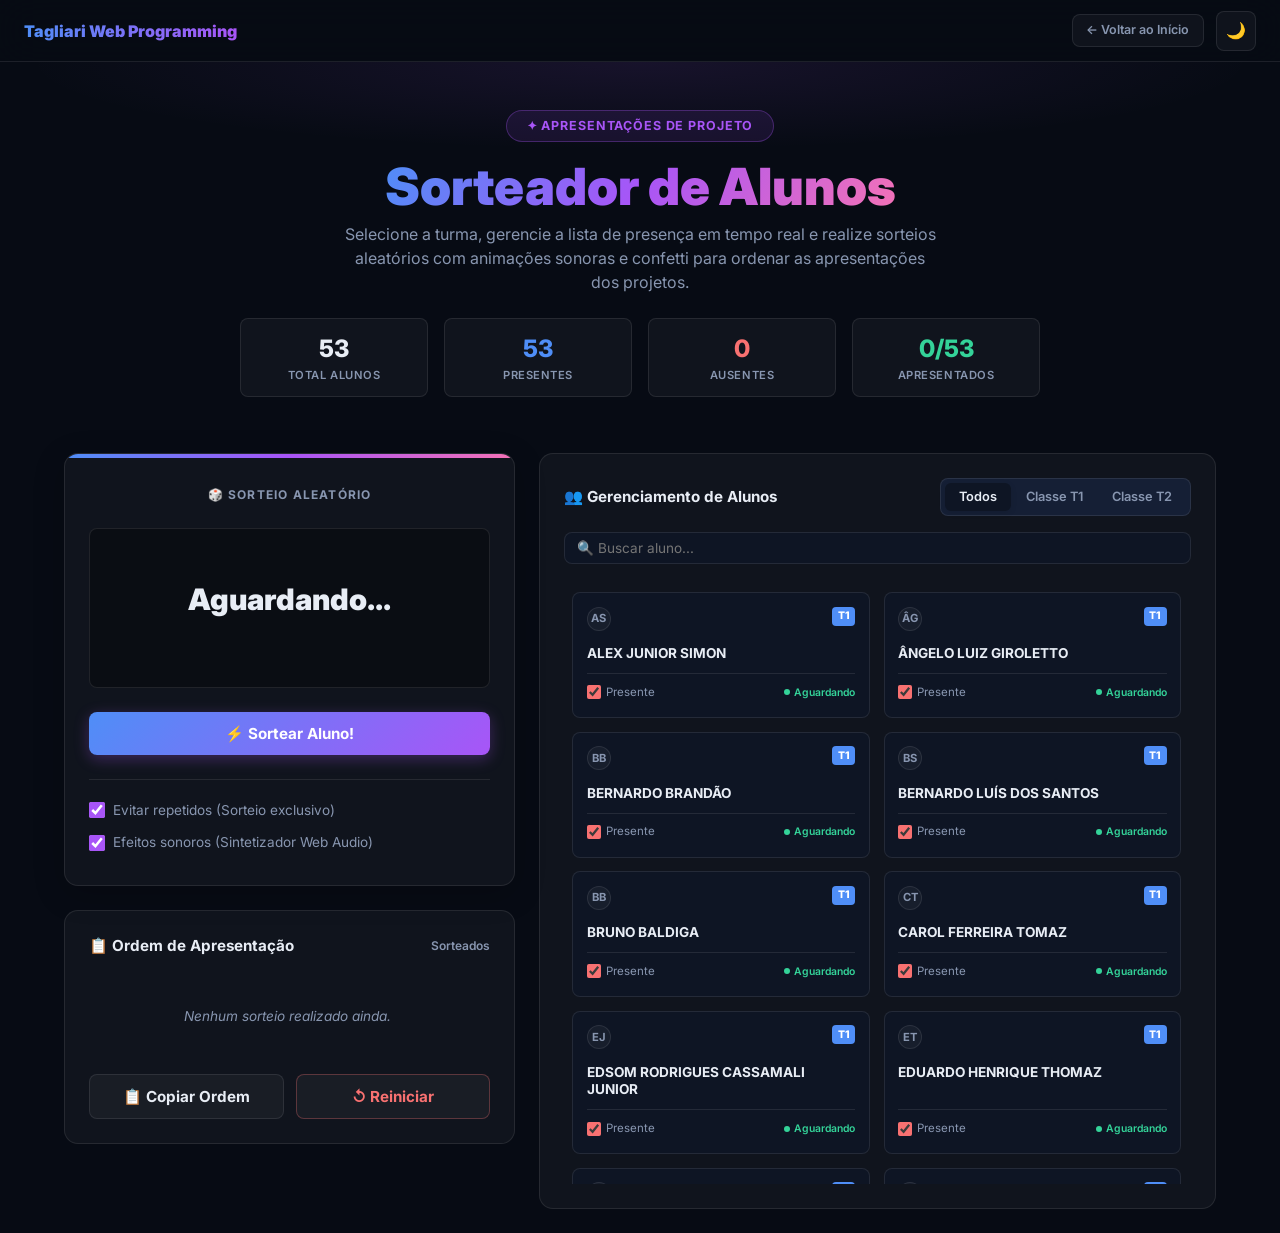
<file: sorteador.html>
<!DOCTYPE html>
<html lang="pt-BR">

<head>
  <meta charset="UTF-8">
  <meta name="viewport" content="width=device-width, initial-scale=1.0">
  <meta name="description"
    content="Sorteador de Alunos — Ferramenta interativa de sorteio e organização para apresentações de projetos de Programação Web (Turmas T1 e T2).">
  <title>Sorteador de Alunos — Programação Web URI</title>

  <!-- Fonts -->
  <link rel="preconnect" href="https://fonts.googleapis.com">
  <link
    href="https://fonts.googleapis.com/css2?family=Inter:wght@400;500;600;700;800;900&family=Fira+Code:wght@400;500&display=swap"
    rel="stylesheet">

  <!-- CSS Stylesheet -->
  <link rel="stylesheet" href="sorteador-style.css">
</head>

<body>

  <!-- Scroll Progress Bar -->
  <div id="scroll-bar" role="progressbar" aria-label="Progresso de leitura"></div>

  <!-- Sticky Navbar -->
  <nav id="navbar" aria-label="Navegação principal">
    <a href="index.html" class="navbar-brand" aria-label="Portfólio Web URI">Tagliari Web Programming</a>
    <div class="navbar-actions">
      <a href="index.html" class="nav-back-link" aria-label="Voltar para a página inicial">← Voltar ao Início</a>
      <button id="mode-toggle" aria-label="Alternar tema" title="Alternar tema escuro/claro">🌙</button>
    </div>
  </nav>

  <!-- Hero Section -->
  <header class="hero" role="banner">
    <div class="hero-badge">✦ Apresentações de Projeto</div>
    <h1>
      <span class="grad">Sorteador de Alunos</span>
    </h1>
    <p>
      Selecione a turma, gerencie a lista de presença em tempo real e realize sorteios aleatórios com animações sonoras
      e confetti para ordenar as apresentações dos projetos.
    </p>

    <!-- Stats Grid -->
    <section class="stats-row" aria-label="Estatísticas da classe selecionada">
      <div class="stat-card">
        <span class="stat-val" id="stat-total">0</span>
        <span class="stat-lbl">Total Alunos</span>
      </div>
      <div class="stat-card">
        <span class="stat-val" id="stat-present" style="color: var(--blue);">0</span>
        <span class="stat-lbl">Presentes</span>
      </div>
      <div class="stat-card">
        <span class="stat-val" id="stat-absent" style="color: var(--red);">0</span>
        <span class="stat-lbl">Ausentes</span>
      </div>
      <div class="stat-card">
        <span class="stat-val" id="stat-drawn" style="color: var(--green);">0/0</span>
        <span class="stat-lbl">Apresentados</span>
      </div>
    </section>
  </header>

  <!-- Main Container -->
  <main class="main-container">

    <!-- Left Pane: Slot Machine Sorter Console & History -->
    <aside class="left-pane" aria-label="Console de Controle">

      <!-- Slot Machine Wheel -->
      <section class="picker-card" aria-labelledby="console-title">
        <h2 class="picker-title" id="console-title">🎲 Sorteio Aleatório</h2>

        <!-- Animated Name Display -->
        <div class="display-screen" aria-live="polite">
          <div class="display-name" id="display-name">Aguardando...</div>
          <span class="display-class" id="display-class" style="display: none;">T1</span>
        </div>

        <!-- Spin Trigger -->
        <button class="btn btn-primary" id="btn-draw" onclick="drawStudent()"
          aria-label="Sortear aluno para apresentação">
          ⚡ Sortear Aluno!
        </button>

        <!-- Toggle Controls -->
        <div class="panel-settings">
          <label class="checkbox-label" for="chk-repeats">
            <input type="checkbox" id="chk-repeats" checked>
            <span>Evitar repetidos (Sorteio exclusivo)</span>
          </label>
          <label class="checkbox-label" for="chk-sound">
            <input type="checkbox" id="chk-sound" checked>
            <span>Efeitos sonoros (Sintetizador Web Audio)</span>
          </label>
        </div>
      </section>

      <!-- Draw History Sequence -->
      <section class="history-card" aria-labelledby="history-title">
        <div class="history-header">
          <h2 id="history-title">📋 Ordem de Apresentação</h2>
          <span style="font-size: 0.75rem; color: var(--mode-txt2); font-weight: 600;">Sorteados</span>
        </div>

        <!-- List container -->
        <ol class="history-list" id="history-list" aria-live="polite">
          <li class="history-empty">Nenhum sorteio realizado ainda.</li>
        </ol>

        <!-- History Actions -->
        <div class="action-row">
          <button class="btn btn-outline" onclick="copyHistory()" aria-label="Copiar lista de sorteados">
            📋 Copiar Ordem
          </button>
          <button class="btn btn-outline" style="color: var(--red); border-color: rgba(248, 113, 113, 0.3);"
            onclick="resetHistory()" aria-label="Reiniciar todos os sorteios">
            ↺ Reiniciar
          </button>
        </div>
      </section>

    </aside>

    <!-- Right Pane: Student Grid Management -->
    <section class="right-pane" aria-labelledby="list-title">

      <!-- Filter controls -->
      <div class="list-controls">
        <h2 id="list-title" style="font-size: 0.95rem; font-weight: 700; color: var(--mode-txt);">👥 Gerenciamento de
          Alunos</h2>

        <!-- Classroom filter tabs -->
        <div class="tabs-wrap" id="tabs-container" role="tablist" aria-label="Filtro de turmas">
          <!-- Populated by JS -->
        </div>

        <!-- Text search -->
        <div class="search-wrap">
          <input type="text" id="student-search" class="search-input" placeholder="🔍 Buscar aluno..."
            aria-label="Filtrar por nome">
        </div>
      </div>

      <!-- Student Card Grid -->
      <div class="student-grid" id="student-grid" role="group" aria-label="Grid de Alunos">
        <!-- Populated by JS -->
      </div>

    </section>

  </main>

  <!-- Script Import -->
  <script src="sorteador-script.js"></script>
</body>

</html>
</file>
<file: index-style.css>
:root {
  --bg: #070b14;
  --bg2: #0e1524;
  --bg3: #151f35;
  --surface: rgba(255, 255, 255, 0.04);
  --border: rgba(255, 255, 255, 0.09);

  --blue: #4f8ef7;
  --purple: #a855f7;
  --cyan: #22d3ee;
  --green: #34d399;
  --yellow: #fcd34d;
  --red: #f87171;
  --pink: #f472b6;

  --txt: #e8edf5;
  --txt2: #8896b0;
  --txt3: #4a5568;

  --radius: 14px;
  --rad-sm: 8px;

  /* Dark / Light mode swap */
  --mode-bg: var(--bg);
  --mode-bg2: var(--bg2);
  --mode-txt: var(--txt);
  --mode-txt2: var(--txt2);
  --mode-border: var(--border);
  --mode-surface: var(--surface);
}

/* Light mode overrides */
body.light {
  --mode-bg: #f0f4f8;
  --mode-bg2: #ffffff;
  --mode-txt: #1a202c;
  --mode-txt2: #4a5568;
  --mode-border: rgba(0, 0, 0, 0.1);
  --mode-surface: rgba(0, 0, 0, 0.03);
}

/* ── 2. RESET ─────────────────────────────────── */
*,
*::before,
*::after {
  margin: 0;
  padding: 0;
  box-sizing: border-box;
}

html {
  scroll-behavior: smooth;
  font-size: 16px;
}

body {
  font-family: 'Inter', sans-serif;
  background: var(--mode-bg);
  color: var(--mode-txt);
  min-height: 100vh;
  overflow-x: hidden;
  transition: background 0.4s, color 0.4s;
}

/* ── 3. SCROLL PROGRESS BAR ───────────────────── */
#scroll-bar {
  position: fixed;
  top: 0;
  left: 0;
  height: 3px;
  width: 0%;
  background: linear-gradient(90deg, var(--blue), var(--purple), var(--pink));
  z-index: 9999;
  transition: width 0.08s linear;
  border-radius: 0 100px 100px 0;
}

/* ── 4. STICKY NAVBAR ─────────────────────────── */
#navbar {
  position: sticky;
  top: 0;
  z-index: 800;
  background: rgba(7, 11, 20, 0.82);
  backdrop-filter: blur(20px);
  -webkit-backdrop-filter: blur(20px);
  border-bottom: 1px solid var(--border);
  height: 62px;
  display: flex;
  align-items: center;
  padding: 0 1.5rem;
  gap: 1.5rem;
}

body.light #navbar {
  background: rgba(240, 244, 248, 0.88);
}

.navbar-brand {
  font-weight: 900;
  font-size: 1rem;
  background: linear-gradient(90deg, var(--blue), var(--purple));
  -webkit-background-clip: text;
  background-clip: text;
  -webkit-text-fill-color: transparent;
  white-space: nowrap;
  text-decoration: none;
  flex-shrink: 0;
}

.navbar-nav {
  display: flex;
  list-style: none;
  gap: 0;
  flex: 1;
  overflow-x: auto;
  scrollbar-width: none;
}

.navbar-nav::-webkit-scrollbar {
  display: none;
}

.navbar-nav a {
  display: block;
  padding: 0.4rem 0.75rem;
  color: var(--mode-txt2);
  text-decoration: none;
  font-size: 0.78rem;
  font-weight: 500;
  border-radius: 8px;
  white-space: nowrap;
  transition: background 0.2s, color 0.2s;
}

.navbar-nav a:hover,
.navbar-nav a.active {
  background: var(--mode-surface);
  color: var(--mode-txt);
}

.navbar-actions {
  display: flex;
  gap: 0.5rem;
  align-items: center;
  flex-shrink: 0;
}

/* Dark/Light toggle button */
#mode-toggle {
  width: 40px;
  height: 40px;
  border-radius: var(--rad-sm);
  background: var(--mode-surface);
  border: 1px solid var(--mode-border);
  color: var(--mode-txt);
  cursor: pointer;
  font-size: 1rem;
  display: flex;
  align-items: center;
  justify-content: center;
  transition: all 0.2s;
}

#mode-toggle:hover {
  background: rgba(79, 142, 247, 0.15);
  border-color: var(--blue);
}

.nav-back-link {
  text-decoration: none;
  color: var(--mode-txt2);
  font-size: 0.78rem;
  font-weight: 600;
  padding: 0.4rem 0.85rem;
  border: 1px solid var(--mode-border);
  border-radius: 8px;
  transition: all 0.2s;
  white-space: nowrap;
}

.nav-back-link:hover {
  color: var(--mode-txt);
  border-color: var(--blue);
  background: rgba(79, 142, 247, 0.08);
}

/* Mobile hamburger */
#hamburger {
  display: none;
  background: none;
  border: none;
  color: var(--mode-txt);
  font-size: 1.3rem;
  cursor: pointer;
  padding: 0.4rem;
}

/* ── 5. HERO SECTION ──────────────────────────── */
#hero {
  min-height: 92vh;
  display: flex;
  flex-direction: column;
  align-items: center;
  justify-content: center;
  text-align: center;
  padding: 4rem 1.5rem;
  background:
    radial-gradient(ellipse 80% 40% at 20% 0%, rgba(79, 142, 247, 0.15) 0%, transparent 60%),
    radial-gradient(ellipse 60% 30% at 80% 100%, rgba(168, 85, 247, 0.12) 0%, transparent 60%);
  position: relative;
  overflow: hidden;
}

/* Animated grid background */
#hero::before {
  content: '';
  position: absolute;
  inset: 0;
  background-image:
    linear-gradient(rgba(79, 142, 247, 0.05) 1px, transparent 1px),
    linear-gradient(90deg, rgba(79, 142, 247, 0.05) 1px, transparent 1px);
  background-size: 50px 50px;
  mask-image: radial-gradient(ellipse 80% 80% at 50% 50%, black 20%, transparent 80%);
  z-index: 0;
}

#hero>* {
  position: relative;
  z-index: 1;
}

.hero-badge {
  display: inline-flex;
  align-items: center;
  gap: 0.5rem;
  background: rgba(79, 142, 247, 0.1);
  border: 1px solid rgba(79, 142, 247, 0.3);
  border-radius: 100px;
  padding: 0.35rem 1.2rem;
  font-size: 0.78rem;
  font-weight: 700;
  color: var(--blue);
  letter-spacing: 0.07em;
  text-transform: uppercase;
  margin-bottom: 2rem;
  animation: fadeUp 0.6s ease both;
}

#hero h1 {
  font-size: clamp(2.2rem, 6vw, 4.5rem);
  font-weight: 900;
  line-height: 1.1;
  margin-bottom: 1.5rem;
  animation: fadeUp 0.7s ease both 0.1s;
}

#hero h1 .grad {
  background: linear-gradient(120deg, var(--blue), var(--purple), var(--pink));
  -webkit-background-clip: text;
  background-clip: text;
  -webkit-text-fill-color: transparent;
}

.hero-sub {
  font-size: clamp(1rem, 2vw, 1.2rem);
  color: var(--mode-txt2);
  max-width: 600px;
  line-height: 1.75;
  margin-bottom: 2.5rem;
  animation: fadeUp 0.7s ease both 0.2s;
}

.hero-pills {
  display: flex;
  gap: 0.6rem;
  flex-wrap: wrap;
  justify-content: center;
  margin-bottom: 2.5rem;
  animation: fadeUp 0.7s ease both 0.3s;
}

.hero-pill {
  background: var(--mode-surface);
  border: 1px solid var(--mode-border);
  border-radius: 100px;
  padding: 0.3rem 0.9rem;
  font-size: 0.75rem;
  font-weight: 600;
  color: var(--mode-txt2);
}

.hero-cta {
  display: flex;
  gap: 1rem;
  justify-content: center;
  flex-wrap: wrap;
  animation: fadeUp 0.7s ease both 0.4s;
}

.btn {
  display: inline-flex;
  align-items: center;
  gap: 0.4rem;
  padding: 0.7rem 1.6rem;
  border-radius: var(--radius);
  font-weight: 700;
  font-size: 0.9rem;
  text-decoration: none;
  cursor: pointer;
  border: none;
  font-family: inherit;
  transition: all 0.2s;
}

.btn-primary {
  background: linear-gradient(135deg, var(--blue), var(--purple));
  color: #fff;
  box-shadow: 0 4px 20px rgba(79, 142, 247, 0.35);
}

.btn-primary:hover {
  transform: translateY(-2px);
  box-shadow: 0 8px 28px rgba(79, 142, 247, 0.45);
}

.btn-outline {
  background: var(--mode-surface);
  color: var(--mode-txt);
  border: 1px solid var(--mode-border);
}

.btn-outline:hover {
  border-color: var(--blue);
  background: rgba(79, 142, 247, 0.08);
}

/* Animations */
@keyframes fadeUp {
  from {
    opacity: 0;
    transform: translateY(20px);
  }

  to {
    opacity: 1;
    transform: translateY(0);
  }
}

@keyframes spin {
  to {
    transform: rotate(360deg);
  }
}

@keyframes pulse {

  0%,
  100% {
    opacity: 1;
  }

  50% {
    opacity: 0.5;
  }
}

@keyframes slideIn {
  from {
    opacity: 0;
    transform: translateX(-10px);
  }

  to {
    opacity: 1;
    transform: none;
  }
}

/* ── 6. SECTION LAYOUT ────────────────────────── */
.showcase-section {
  padding: 5rem 1.5rem;
  border-bottom: 1px solid var(--mode-border);
  scroll-margin-top: 70px;
  opacity: 0;
  transform: translateY(30px);
  transition: opacity 0.6s ease, transform 0.6s ease;
}

.showcase-section.visible {
  opacity: 1;
  transform: none;
}

.section-inner {
  max-width: 1040px;
  margin: 0 auto;
}

.section-label {
  display: inline-block;
  font-size: 0.68rem;
  font-weight: 700;
  letter-spacing: 0.12em;
  text-transform: uppercase;
  color: var(--blue);
  background: rgba(79, 142, 247, 0.1);
  padding: 0.2rem 0.8rem;
  border-radius: 100px;
  margin-bottom: 0.8rem;
}

.section-title {
  font-size: clamp(1.5rem, 4vw, 2.2rem);
  font-weight: 800;
  margin-bottom: 0.75rem;
  color: var(--mode-txt);
}

.section-desc {
  color: var(--mode-txt2);
  font-size: 1rem;
  line-height: 1.7;
  max-width: 660px;
  margin-bottom: 3rem;
}

/* ── 7. CARDS & GRIDS ─────────────────────────── */
.card-grid {
  display: grid;
  grid-template-columns: repeat(auto-fill, minmax(240px, 1fr));
  gap: 1.25rem;
}

.card {
  background: var(--mode-surface);
  border: 1px solid var(--mode-border);
  border-radius: var(--radius);
  padding: 1.5rem;
  transition: transform 0.2s, border-color 0.2s, box-shadow 0.2s;
}

.card:hover {
  transform: translateY(-4px);
  border-color: rgba(79, 142, 247, 0.35);
  box-shadow: 0 10px 30px rgba(79, 142, 247, 0.12);
}

.card-icon {
  font-size: 1.8rem;
  margin-bottom: 0.75rem;
}

.card h3 {
  font-size: 0.95rem;
  font-weight: 700;
  margin-bottom: 0.4rem;
  color: var(--mode-txt);
}

.card p {
  font-size: 0.83rem;
  color: var(--mode-txt2);
  line-height: 1.6;
}

/* ── 8. CODE BLOCK ────────────────────────────── */
.code-block {
  background: rgba(0, 0, 0, 0.4);
  border: 1px solid rgba(255, 255, 255, 0.08);
  border-radius: var(--rad-sm);
  padding: 1.1rem 1.25rem;
  font-family: 'Fira Code', monospace;
  font-size: 0.82rem;
  color: #a5d6ff;
  overflow-x: auto;
  white-space: pre;
  line-height: 1.65;
}

body.light .code-block {
  background: #1e293b;
  border-color: rgba(0, 0, 0, 0.15);
}

.code-block .kw {
  color: #ff7b72;
}

.code-block .fn {
  color: #d2a8ff;
}

.code-block .st {
  color: #79c0ff;
}

.code-block .cm {
  color: #6e7d91;
  font-style: italic;
}

.code-block .vl {
  color: #ffa657;
}

/* ── 9. DEMO PANEL ────────────────────────────── */
.demo-panel {
  background: var(--mode-surface);
  border: 1px solid var(--mode-border);
  border-radius: var(--radius);
  padding: 1.75rem;
}

.demo-panel h3 {
  font-size: 0.88rem;
  font-weight: 700;
  color: var(--blue);
  text-transform: uppercase;
  letter-spacing: 0.07em;
  margin-bottom: 1.25rem;
}

/* ── 10. FORM INPUT STYLES ────────────────────── */
.form-group {
  margin-bottom: 1.1rem;
}

.form-group label {
  display: block;
  font-size: 0.8rem;
  font-weight: 600;
  color: var(--mode-txt2);
  margin-bottom: 0.35rem;
}

.form-group input,
.form-group select,
.form-group textarea {
  width: 100%;
  padding: 0.65rem 0.9rem;
  background: var(--mode-bg2);
  border: 1.5px solid var(--mode-border);
  border-radius: var(--rad-sm);
  color: var(--mode-txt);
  font-family: inherit;
  font-size: 0.875rem;
  outline: none;
  transition: border-color 0.2s, box-shadow 0.2s;
}

.form-group input:focus,
.form-group select:focus,
.form-group textarea:focus {
  border-color: var(--blue);
  box-shadow: 0 0 0 3px rgba(79, 142, 247, 0.15);
}

.form-group input.valid {
  border-color: var(--green);
}

.form-group input.invalid {
  border-color: var(--red);
}

.field-msg {
  font-size: 0.75rem;
  margin-top: 0.3rem;
  min-height: 1rem;
}

.field-msg.ok {
  color: var(--green);
}

.field-msg.err {
  color: var(--red);
}

/* Radio & Checkbox */
.radio-group,
.check-group {
  display: flex;
  flex-direction: column;
  gap: 0.5rem;
}

.radio-group.horizontal,
.check-group.horizontal {
  flex-direction: row;
  flex-wrap: wrap;
  gap: 1.25rem;
}

.radio-group label,
.check-group label {
  display: flex;
  align-items: center;
  gap: 0.5rem;
  cursor: pointer;
  font-size: 0.875rem;
  color: var(--mode-txt);
  font-weight: 400;
}

/* ── 11. TIMELINE ─────────────────────────────── */
.timeline {
  position: relative;
  padding: 1rem 0;
}

.timeline::before {
  content: '';
  position: absolute;
  left: 28px;
  top: 0;
  bottom: 0;
  width: 2px;
  background: linear-gradient(180deg, var(--blue), var(--purple), var(--pink));
  border-radius: 2px;
}

.timeline-item {
  display: flex;
  gap: 1.5rem;
  margin-bottom: 2rem;
  align-items: flex-start;
}

.tl-dot {
  width: 58px;
  height: 58px;
  border-radius: 50%;
  background: var(--mode-bg2);
  border: 2px solid var(--blue);
  display: flex;
  align-items: center;
  justify-content: center;
  font-size: 1.3rem;
  flex-shrink: 0;
  position: relative;
  z-index: 1;
  box-shadow: 0 0 0 4px rgba(79, 142, 247, 0.1);
  transition: transform 0.2s, box-shadow 0.2s;
}

.timeline-item:hover .tl-dot {
  transform: scale(1.1);
  box-shadow: 0 0 0 8px rgba(79, 142, 247, 0.15);
}

.tl-content {
  background: var(--mode-surface);
  border: 1px solid var(--mode-border);
  border-radius: var(--radius);
  padding: 1.1rem 1.3rem;
  flex: 1;
  transition: border-color 0.2s;
}

.timeline-item:hover .tl-content {
  border-color: rgba(79, 142, 247, 0.3);
}

.tl-year {
  font-size: 0.7rem;
  font-weight: 700;
  letter-spacing: 0.08em;
  text-transform: uppercase;
  color: var(--blue);
  margin-bottom: 0.25rem;
}

.tl-title {
  font-size: 0.95rem;
  font-weight: 700;
  color: var(--mode-txt);
  margin-bottom: 0.3rem;
}

.tl-desc {
  font-size: 0.82rem;
  color: var(--mode-txt2);
  line-height: 1.6;
}

/* ── 12. PROTOCOL CARDS ───────────────────────── */
.protocol-grid {
  display: grid;
  grid-template-columns: repeat(auto-fill, minmax(200px, 1fr));
  gap: 1rem;
}

.protocol-card {
  background: var(--mode-surface);
  border: 1px solid var(--mode-border);
  border-radius: var(--radius);
  padding: 1.25rem;
  transition: transform 0.2s, border-color 0.2s;
  cursor: default;
}

.protocol-card:hover {
  transform: translateY(-3px);
  border-color: var(--blue);
}

.protocol-badge {
  display: inline-block;
  font-size: 0.72rem;
  font-weight: 800;
  padding: 0.2rem 0.6rem;
  border-radius: 6px;
  margin-bottom: 0.75rem;
}

.protocol-card .p-title {
  font-size: 1rem;
  font-weight: 800;
  margin-bottom: 0.35rem;
  color: var(--mode-txt);
}

.protocol-card .p-desc {
  font-size: 0.8rem;
  color: var(--mode-txt2);
  line-height: 1.55;
}

/* ── 13. CSS PLAYGROUND ───────────────────────── */
.playground-wrap {
  display: grid;
  grid-template-columns: 1fr 1fr;
  gap: 1.5rem;
  align-items: start;
}

@media (max-width: 680px) {
  .playground-wrap {
    grid-template-columns: 1fr;
  }
}

.prop-toggle-list {
  display: flex;
  flex-direction: column;
  gap: 0.6rem;
}

.prop-toggle {
  display: flex;
  align-items: center;
  justify-content: space-between;
  padding: 0.65rem 1rem;
  background: var(--mode-bg2);
  border: 1px solid var(--mode-border);
  border-radius: var(--rad-sm);
  cursor: pointer;
  font-size: 0.85rem;
  color: var(--mode-txt);
  transition: border-color 0.2s;
  user-select: none;
}

.prop-toggle.on {
  border-color: var(--blue);
}

.toggle-switch {
  width: 32px;
  height: 20px;
  background: var(--mode-bg3, #151f35);
  border-radius: 100px;
  position: relative;
  transition: background 0.2s;
  flex-shrink: 0;
}

.prop-toggle.on .toggle-switch {
  background: var(--blue);
}

.toggle-switch::after {
  content: '';
  position: absolute;
  top: 3px;
  left: 3px;
  width: 14px;
  height: 14px;
  background: #fff;
  border-radius: 50%;
  transition: transform 0.2s;
}

.prop-toggle.on .toggle-switch::after {
  transform: translateX(12px);
}

.css-preview-box {
  min-height: 200px;
  background: var(--mode-bg2);
  border: 1px solid var(--mode-border);
  border-radius: var(--radius);
  display: flex;
  align-items: center;
  justify-content: center;
  padding: 2rem;
}

.preview-target {
  width: 100px;
  height: 100px;
  background: linear-gradient(135deg, var(--blue), var(--purple));
  border-radius: 12px;
  display: flex;
  align-items: center;
  justify-content: center;
  color: #fff;
  font-weight: 700;
  font-size: 0.85rem;
  text-align: center;
  transition: all 0.5s cubic-bezier(0.34, 1.56, 0.64, 1);
  cursor: pointer;
}

/* ── 14. FLEXBOX / GRID DEMO ──────────────────── */
.layout-tabs {
  display: flex;
  gap: 0.4rem;
  margin-bottom: 1.25rem;
}

.layout-tab {
  padding: 0.45rem 1rem;
  border-radius: var(--rad-sm);
  cursor: pointer;
  font-size: 0.82rem;
  font-weight: 600;
  border: 1px solid var(--mode-border);
  background: var(--mode-surface);
  color: var(--mode-txt2);
  font-family: inherit;
  transition: all 0.2s;
}

.layout-tab.active {
  background: var(--blue);
  color: #fff;
  border-color: var(--blue);
}

.layout-demo-area {
  background: var(--mode-bg2);
  border: 1px solid var(--mode-border);
  border-radius: var(--radius);
  padding: 1.5rem;
  min-height: 200px;
}

.demo-children {
  gap: 10px;
}

.demo-child {
  background: linear-gradient(135deg, var(--blue), var(--purple));
  border-radius: 8px;
  height: 60px;
  width: 80px;
  display: flex;
  align-items: center;
  justify-content: center;
  color: #fff;
  font-weight: 700;
  font-size: 0.85rem;
  transition: all 0.3s;
  flex: none;
}

/* ── 15. JS COMPONENTS ────────────────────────── */

/* Calculator */
.calc-wrap {
  background: var(--mode-bg2);
  border: 1px solid var(--mode-border);
  border-radius: var(--radius);
  padding: 1.25rem;
  max-width: 280px;
}

.calc-display {
  width: 100%;
  background: rgba(0, 0, 0, 0.3);
  border: 1px solid var(--mode-border);
  border-radius: var(--rad-sm);
  padding: 0.9rem 1rem;
  text-align: right;
  font-size: 1.4rem;
  font-weight: 700;
  color: var(--mode-txt);
  font-family: 'Fira Code', monospace;
  margin-bottom: 1rem;
  min-height: 3.5rem;
  word-break: break-all;
}

.calc-grid {
  display: grid;
  grid-template-columns: repeat(4, 1fr);
  gap: 0.5rem;
}

.calc-btn {
  padding: 0.75rem;
  border-radius: 8px;
  border: none;
  cursor: pointer;
  font-size: 0.95rem;
  font-weight: 700;
  font-family: inherit;
  transition: opacity 0.15s, transform 0.1s;
  background: var(--mode-surface);
  color: var(--mode-txt);
  border: 1px solid var(--mode-border);
}

.calc-btn:hover {
  opacity: 0.85;
  transform: scale(0.97);
}

.calc-btn:active {
  transform: scale(0.93);
}

.calc-btn.op {
  background: rgba(79, 142, 247, 0.15);
  color: var(--blue);
  border-color: rgba(79, 142, 247, 0.3);
}

.calc-btn.eq {
  background: linear-gradient(135deg, var(--blue), var(--purple));
  color: #fff;
  border-color: transparent;
}

.calc-btn.clr {
  background: rgba(248, 113, 113, 0.15);
  color: var(--red);
  border-color: rgba(248, 113, 113, 0.3);
}

.calc-btn.wide {
  grid-column: span 2;
}

/* Todo list */
.todo-input-row {
  display: flex;
  gap: 0.5rem;
  margin-bottom: 1rem;
}

.todo-input {
  flex: 1;
  padding: 0.65rem 0.9rem;
  background: var(--mode-bg2);
  border: 1.5px solid var(--mode-border);
  border-radius: var(--rad-sm);
  color: var(--mode-txt);
  font-family: inherit;
  font-size: 0.875rem;
  outline: none;
  transition: border-color 0.2s;
}

.todo-input:focus {
  border-color: var(--blue);
}

.todo-list {
  list-style: none;
  display: flex;
  flex-direction: column;
  gap: 0.5rem;
  max-height: 260px;
  overflow-y: auto;
}

.todo-item {
  display: flex;
  align-items: center;
  gap: 0.75rem;
  padding: 0.7rem 1rem;
  background: var(--mode-surface);
  border: 1px solid var(--mode-border);
  border-radius: var(--rad-sm);
  animation: slideIn 0.3s ease;
}

.todo-item.done .todo-text {
  text-decoration: line-through;
  opacity: 0.45;
}

.todo-check {
  width: 20px;
  height: 20px;
  border-radius: 6px;
  border: 2px solid var(--mode-border);
  cursor: pointer;
  flex-shrink: 0;
  display: flex;
  align-items: center;
  justify-content: center;
  font-size: 0.7rem;
  transition: all 0.2s;
}

.todo-item.done .todo-check {
  background: var(--green);
  border-color: var(--green);
  color: #fff;
}

.todo-text {
  flex: 1;
  font-size: 0.875rem;
  color: var(--mode-txt);
}

.todo-del {
  background: none;
  border: none;
  color: var(--mode-txt2);
  cursor: pointer;
  font-size: 0.9rem;
  padding: 0.2rem;
  transition: color 0.2s;
}

.todo-del:hover {
  color: var(--red);
}

/* Quiz component */
.quiz-card {
  background: var(--mode-surface);
  border: 1px solid var(--mode-border);
  border-radius: var(--radius);
  padding: 1.5rem;
}

.quiz-q-text {
  font-weight: 700;
  font-size: 0.95rem;
  margin-bottom: 1.2rem;
  line-height: 1.5;
}

.quiz-opts {
  display: flex;
  flex-direction: column;
  gap: 0.5rem;
}

.quiz-opt-btn {
  padding: 0.65rem 1rem;
  border: 1px solid var(--mode-border);
  border-radius: var(--rad-sm);
  background: var(--mode-bg2);
  color: var(--mode-txt);
  text-align: left;
  cursor: pointer;
  font-size: 0.875rem;
  font-family: inherit;
  transition: all 0.15s;
}

.quiz-opt-btn:hover:not(:disabled) {
  border-color: var(--blue);
}

.quiz-opt-btn.correct {
  border-color: var(--green);
  background: rgba(52, 211, 153, 0.1);
  color: var(--green);
}

.quiz-opt-btn.wrong {
  border-color: var(--red);
  background: rgba(248, 113, 113, 0.1);
  color: var(--red);
}

/* Countdown timer */
.timer-display {
  font-family: 'Fira Code', monospace;
  font-size: 3.5rem;
  font-weight: 700;
  color: var(--mode-txt);
  text-align: center;
  margin-bottom: 1.5rem;
  letter-spacing: 0.05em;
}

.timer-display.urgent {
  color: var(--red);
  animation: pulse 1s infinite;
}

.timer-controls {
  display: flex;
  gap: 0.6rem;
  justify-content: center;
  flex-wrap: wrap;
  margin-bottom: 1rem;
}

.timer-set-row {
  display: flex;
  gap: 0.5rem;
  justify-content: center;
}

.timer-set-row input {
  width: 80px;
  padding: 0.5rem;
  border-radius: var(--rad-sm);
  background: var(--mode-bg2);
  border: 1px solid var(--mode-border);
  color: var(--mode-txt);
  font-family: 'Fira Code', monospace;
  font-size: 1rem;
  text-align: center;
  outline: none;
}

/* Product cards */
.products-grid {
  display: grid;
  grid-template-columns: repeat(auto-fill, minmax(200px, 1fr));
  gap: 1.1rem;
}

.product-card {
  background: var(--mode-surface);
  border: 1px solid var(--mode-border);
  border-radius: var(--radius);
  padding: 1.25rem;
  transition: transform 0.2s, border-color 0.2s;
}

.product-card:hover {
  transform: translateY(-4px);
  border-color: var(--blue);
}

.product-emoji {
  font-size: 2.5rem;
  margin-bottom: 0.75rem;
  display: block;
}

.product-name {
  font-size: 0.9rem;
  font-weight: 700;
  color: var(--mode-txt);
  margin-bottom: 0.2rem;
}

.product-cat {
  font-size: 0.72rem;
  color: var(--blue);
  font-weight: 600;
  margin-bottom: 0.5rem;
  text-transform: uppercase;
}

.product-price {
  font-size: 1.1rem;
  font-weight: 800;
  color: var(--green);
}

.product-btn {
  display: block;
  width: 100%;
  margin-top: 0.75rem;
  padding: 0.5rem;
  border-radius: 8px;
  background: linear-gradient(135deg, var(--blue), var(--purple));
  color: #fff;
  border: none;
  font-weight: 700;
  font-size: 0.8rem;
  cursor: pointer;
  font-family: inherit;
  transition: opacity 0.2s;
}

.product-btn:hover {
  opacity: 0.85;
}

/* ── 16. FETCH / AJAX SECTION ─────────────────── */
.fetch-tabs {
  display: flex;
  gap: 0.4rem;
  margin-bottom: 1.25rem;
}

.spinner {
  width: 32px;
  height: 32px;
  border: 3px solid var(--mode-border);
  border-bottom-color: var(--blue);
  border-radius: 50%;
  animation: spin 0.7s linear infinite;
  margin: 2rem auto;
}

.posts-list {
  display: flex;
  flex-direction: column;
  gap: 0.75rem;
  max-height: 420px;
  overflow-y: auto;
}

.post-card {
  background: var(--mode-surface);
  border: 1px solid var(--mode-border);
  border-radius: var(--rad-sm);
  padding: 1rem 1.25rem;
  animation: slideIn 0.3s ease;
}

.post-card h4 {
  font-size: 0.875rem;
  font-weight: 700;
  color: var(--mode-txt);
  margin-bottom: 0.25rem;
}

.post-card p {
  font-size: 0.8rem;
  color: var(--mode-txt2);
  line-height: 1.5;
}

.user-card {
  background: var(--mode-surface);
  border: 1px solid var(--mode-border);
  border-radius: var(--rad-sm);
  padding: 1rem 1.25rem;
  animation: slideIn 0.3s ease;
  display: flex;
  align-items: center;
  gap: 1rem;
}

.user-avatar {
  width: 44px;
  height: 44px;
  border-radius: 50%;
  background: linear-gradient(135deg, var(--blue), var(--purple));
  display: flex;
  align-items: center;
  justify-content: center;
  font-size: 1rem;
  font-weight: 700;
  color: #fff;
  flex-shrink: 0;
}

.user-info h4 {
  font-size: 0.875rem;
  font-weight: 700;
  color: var(--mode-txt);
}

.user-info p {
  font-size: 0.78rem;
  color: var(--mode-txt2);
}

.fetch-status {
  font-size: 0.8rem;
  padding: 0.6rem 1rem;
  border-radius: var(--rad-sm);
  margin-bottom: 1rem;
}

.fetch-status.loading {
  background: rgba(79, 142, 247, 0.1);
  color: var(--blue);
}

.fetch-status.error {
  background: rgba(248, 113, 113, 0.1);
  color: var(--red);
}

.fetch-status.success {
  background: rgba(52, 211, 153, 0.1);
  color: var(--green);
}

/* ── 17. A11Y SECTION ─────────────────────────── */
.a11y-demo {
  display: grid;
  grid-template-columns: repeat(auto-fill, minmax(260px, 1fr));
  gap: 1.25rem;
}

.a11y-card {
  background: var(--mode-surface);
  border: 1px solid var(--mode-border);
  border-radius: var(--radius);
  padding: 1.25rem;
}

.a11y-card h4 {
  font-size: 0.85rem;
  font-weight: 700;
  color: var(--mode-txt);
  margin-bottom: 0.75rem;
  display: flex;
  align-items: center;
  gap: 0.4rem;
}

.focus-demo-btn {
  display: block;
  width: 100%;
  padding: 0.6rem;
  border-radius: var(--rad-sm);
  border: 2px solid var(--mode-border);
  background: var(--mode-bg2);
  color: var(--mode-txt);
  cursor: pointer;
  font-family: inherit;
  font-size: 0.85rem;
  transition: all 0.2s;
  margin-bottom: 0.4rem;
}

.focus-demo-btn:focus {
  outline: 3px solid var(--blue);
  outline-offset: 3px;
  border-color: var(--blue);
}

.contrast-pair {
  display: flex;
  gap: 0.5rem;
  margin-top: 0.5rem;
}

.contrast-box {
  flex: 1;
  padding: 0.65rem;
  border-radius: 6px;
  text-align: center;
  font-size: 0.78rem;
  font-weight: 700;
}

/* ── 18. RESPONSIVE DEMO ──────────────────────── */
.breakpoint-indicator {
  display: flex;
  gap: 0.5rem;
  flex-wrap: wrap;
  margin-bottom: 1.5rem;
}

.bp-badge {
  padding: 0.3rem 0.75rem;
  border-radius: 100px;
  font-size: 0.72rem;
  font-weight: 700;
  border: 1px solid var(--mode-border);
  background: var(--mode-surface);
  color: var(--mode-txt2);
  transition: all 0.3s;
}

.bp-badge.active {
  background: var(--blue);
  color: #fff;
  border-color: var(--blue);
}

.fluid-text-demo {
  font-size: clamp(1rem, 5vw, 2.5rem);
  font-weight: 800;
  background: linear-gradient(90deg, var(--blue), var(--purple));
  -webkit-background-clip: text;
  background-clip: text;
  -webkit-text-fill-color: transparent;
  text-align: center;
  margin: 2rem 0;
  padding: 1rem;
  border: 1px dashed var(--mode-border);
  border-radius: var(--radius);
}

/* ── 19. BACK TO TOP ──────────────────────────── */
#back-to-top {
  position: fixed;
  bottom: 2rem;
  right: 2rem;
  width: 46px;
  height: 46px;
  border-radius: 12px;
  background: linear-gradient(135deg, var(--blue), var(--purple));
  color: #fff;
  border: none;
  cursor: pointer;
  font-size: 1.1rem;
  display: flex;
  align-items: center;
  justify-content: center;
  opacity: 0;
  pointer-events: none;
  transition: opacity 0.3s, transform 0.2s;
  z-index: 700;
  box-shadow: 0 4px 20px rgba(79, 142, 247, 0.4);
}

#back-to-top.visible {
  opacity: 1;
  pointer-events: auto;
}

#back-to-top:hover {
  transform: translateY(-3px);
}

/* ── 20. FOOTER ───────────────────────────────── */
footer {
  text-align: center;
  padding: 3rem 1rem;
  color: var(--mode-txt2);
  font-size: 0.83rem;
  border-top: 1px solid var(--mode-border);
}

footer a {
  color: var(--blue);
  text-decoration: none;
}

/* ── 21. RESPONSIVE BREAKPOINTS ──────────────── */
@media (max-width: 900px) {
  .navbar-nav {
    display: none;
  }

  #hamburger {
    display: flex;
  }

  .navbar-nav.mobile-open {
    display: flex;
    position: fixed;
    top: 62px;
    left: 0;
    right: 0;
    flex-direction: column;
    background: var(--mode-bg2);
    border-bottom: 1px solid var(--mode-border);
    padding: 1rem;
    z-index: 799;
  }
}

@media (max-width: 600px) {
  .showcase-section {
    padding: 3rem 1rem;
  }

  #hero h1 {
    font-size: 2rem;
  }

  .products-grid {
    grid-template-columns: 1fr 1fr;
  }

  .card-grid {
    grid-template-columns: 1fr;
  }

  .playground-wrap {
    grid-template-columns: 1fr;
  }
}

/* ── 22. MICRO-ANIMATION DEMOS ────────────────── */
.anim-grid {
  display: grid;
  grid-template-columns: repeat(auto-fill, minmax(180px, 1fr));
  gap: 1rem;
}

.anim-box {
  background: var(--mode-surface);
  border: 1px solid var(--mode-border);
  border-radius: var(--radius);
  padding: 1.25rem;
  text-align: center;
  cursor: pointer;
}

.anim-preview {
  width: 60px;
  height: 60px;
  border-radius: 12px;
  background: linear-gradient(135deg, var(--blue), var(--purple));
  margin: 0 auto 0.75rem;
  transition: all 0.4s cubic-bezier(0.34, 1.56, 0.64, 1);
}

.anim-box:hover .anim-scale {
  transform: scale(1.3);
}

.anim-box:hover .anim-rotate {
  transform: rotate(45deg);
}

.anim-box:hover .anim-bounce {
  transform: translateY(-15px);
}

.anim-box:hover .anim-skew {
  transform: skewX(20deg);
}

.anim-box:hover .anim-shadow {
  box-shadow: 0 0 30px rgba(79, 142, 247, 0.6);
}

.anim-label {
  font-size: 0.78rem;
  font-weight: 600;
  color: var(--mode-txt2);
}

/* ── 23. UTILITY CLASSES ──────────────────────── */
.mt-1 {
  margin-top: 0.5rem;
}

.mt-2 {
  margin-top: 1rem;
}

.mt-3 {
  margin-top: 1.5rem;
}

.mb-1 {
  margin-bottom: 0.5rem;
}

.mb-2 {
  margin-bottom: 1rem;
}

.flex {
  display: flex;
  gap: 0.75rem;
  flex-wrap: wrap;
}

.split {
  display: grid;
  grid-template-columns: 1fr 1fr;
  gap: 1.5rem;
}

@media (max-width: 640px) {
  .split {
    grid-template-columns: 1fr;
  }
}

.tag {
  display: inline-block;
  font-size: 0.72rem;
  font-weight: 700;
  padding: 0.15rem 0.6rem;
  border-radius: 6px;
}

.tag-blue {
  background: rgba(79, 142, 247, 0.15);
  color: var(--blue);
}

.tag-green {
  background: rgba(52, 211, 153, 0.15);
  color: var(--green);
}

.tag-purple {
  background: rgba(168, 85, 247, 0.15);
  color: var(--purple);
}

.tag-red {
  background: rgba(248, 113, 113, 0.15);
  color: var(--red);
}

.tag-yellow {
  background: rgba(252, 211, 77, 0.15);
  color: var(--yellow);
}

/* ── 24. HTTP METHODS GRID ────────────────────── */
.methods-grid {
  display: grid;
  grid-template-columns: repeat(3, 1fr);
  gap: 1.25rem;
  margin-top: 2rem;
}

.http-m-card {
  border-radius: var(--radius);
  padding: 1.25rem 1.1rem 1rem;
  display: flex;
  flex-direction: column;
  gap: 0.7rem;
  border: 2.5px solid transparent;
  box-shadow: 0 4px 18px rgba(0, 0, 0, 0.08);
  transition: transform 0.2s, box-shadow 0.2s;
}

.http-m-card:hover {
  transform: translateY(-4px);
  box-shadow: 0 10px 32px rgba(0, 0, 0, 0.14);
}

.http-m-card.get {
  background: #ffe4e6;
  border-color: #fda4af;
}

.http-m-card.put {
  background: #dbeafe;
  border-color: #93c5fd;
}

.http-m-card.post {
  background: #dcfce7;
  border-color: #86efac;
}

.http-m-card.delete {
  background: #ffe4e6;
  border-color: #fda4af;
}

.http-m-card.patch {
  background: #ede9fe;
  border-color: #c4b5fd;
}

.http-m-card.head {
  background: #dcfce7;
  border-color: #86efac;
}

.http-m-card.connect {
  background: #ffe4e6;
  border-color: #fda4af;
}

.http-m-card.options {
  background: #fef9c3;
  border-color: #fde047;
}

.http-m-card.trace {
  background: #fae8ff;
  border-color: #e879f9;
}

.http-m-card .card-title {
  display: flex;
  align-items: center;
  justify-content: space-between;
}

.http-m-card .card-title h3 {
  font-size: 1.45rem;
  font-weight: 900;
  letter-spacing: 0.02em;
  color: #0f172a;
  margin-bottom: 0;
}

.http-m-card .emoji {
  font-size: 1.5rem;
}

.http-m-card .url-pill {
  display: inline-block;
  font-family: 'Fira Code', monospace;
  font-size: 0.78rem;
  font-weight: 600;
  padding: 0.3rem 0.75rem;
  border-radius: 8px;
  width: 100%;
}

.get .url-pill,
.delete .url-pill,
.connect .url-pill {
  background: #fecdd3;
  color: #9f1239;
}

.put .url-pill {
  background: #bfdbfe;
  color: #1e40af;
}

.post .url-pill,
.head .url-pill {
  background: #bbf7d0;
  color: #14532d;
}

.patch .url-pill {
  background: #ddd6fe;
  color: #4c1d95;
}

.options .url-pill {
  background: #fef08a;
  color: #713f12;
}

.trace .url-pill {
  background: #f5d0fe;
  color: #701a75;
}

.http-m-card .label {
  display: inline-block;
  font-size: 0.72rem;
  font-weight: 700;
  padding: 0.2rem 0.6rem;
  border-radius: 6px;
  width: fit-content;
  color: #fff;
}

.label.request {
  background: #1e40af;
}

.label.response {
  background: #7c3aed;
}

.get .label.response,
.delete .label.response,
.head .label.response,
.connect .label.response,
.options .label.response,
.trace .label.response {
  background: #b45309;
}

.http-m-card .code-block {
  background: #0f172a;
  border-radius: 10px;
  padding: 0.75rem 0.9rem;
  font-family: 'Fira Code', monospace;
  font-size: 0.75rem;
  line-height: 1.6;
  color: #e2e8f0;
  white-space: pre-wrap;
  overflow-x: auto;
  border: none;
}

.http-m-card .s200 {
  color: #4ade80;
}

.http-m-card .s201 {
  color: #34d399;
}

.http-m-card .s204 {
  color: #f87171;
  font-weight: 700;
}

.http-m-card .description {
  margin-top: auto;
  padding-top: 0.6rem;
  border-top: 1.5px dashed rgba(0, 0, 0, 0.12);
  font-size: 0.82rem;
  color: #334155;
  text-align: center;
  line-height: 1.5;
}

.http-m-card .hl {
  color: #dc2626;
  font-weight: 700;
}

.http-m-card .hlg {
  color: #16a34a;
  font-weight: 700;
}

.http-m-card .hlp {
  color: #7c3aed;
  font-weight: 700;
}

@media (max-width: 900px) {
  .methods-grid {
    grid-template-columns: 1fr 1fr;
  }
}

@media (max-width: 600px) {
  .methods-grid {
    grid-template-columns: 1fr;
  }
}

/* ── 20. PEDAGOGICAL BLOCKS ───────────────────── */
.exercise-card {
  background: rgba(30, 41, 59, 0.4);
  border: 1px solid var(--mode-border);
  padding: 1.75rem;
  margin: 2rem 0;
  border-radius: var(--radius);
  position: relative;
  overflow: hidden;
}

body.light .exercise-card {
  background: #fff;
  border-color: rgba(0, 0, 0, 0.1);
  box-shadow: 0 4px 12px rgba(0, 0, 0, 0.05);
}

.exercise-card::before {
  content: "🔥 Desafio Hands-on";
  position: absolute;
  top: 0;
  right: 0;
  background: linear-gradient(135deg, var(--blue), var(--purple));
  color: white;
  font-size: 0.65rem;
  font-weight: 800;
  padding: 0.35rem 0.85rem;
  border-bottom-left-radius: 12px;
  letter-spacing: 0.05em;
  text-transform: uppercase;
  z-index: 2;
}

.exercise-card h3 {
  font-size: 1.1rem;
  font-weight: 800;
  margin-bottom: 1rem;
  color: var(--mode-txt);
  display: flex;
  align-items: center;
  gap: 0.5rem;
}

.exercise-card ul,
.exercise-card ol {
  margin-left: 1.25rem;
  color: var(--mode-txt2);
  font-size: 0.875rem;
  line-height: 1.7;
}

.exercise-card li {
  margin-bottom: 0.6rem;
}

/* ── 21. PERFORMANCE & AUDIT ─────────────────── */
.audit-list {
  list-style: none;
  display: flex;
  flex-direction: column;
  gap: 1rem;
  margin-top: 1.5rem;
}

.audit-item {
  display: flex;
  align-items: center;
  gap: 1.25rem;
  background: rgba(52, 211, 153, 0.08);
  border: 1px solid rgba(52, 211, 153, 0.2);
  padding: 1rem 1.25rem;
  border-radius: var(--rad-sm);
  transition: transform 0.2s;
}

.audit-item:hover {
  transform: translateX(5px);
}

.audit-score {
  width: 44px;
  height: 44px;
  border: 3px solid var(--green);
  border-radius: 50%;
  display: flex;
  align-items: center;
  justify-content: center;
  font-weight: 900;
  font-size: 0.9rem;
  color: var(--green);
  flex-shrink: 0;
  background: rgba(52, 211, 153, 0.1);
}

.audit-info strong {
  display: block;
  font-size: 0.9rem;
  color: var(--mode-txt);
  margin-bottom: 0.2rem;
}

.audit-info p {
  font-size: 0.8rem;
  color: var(--mode-txt2);
  line-height: 1.5;
}

/* ── 22. WEB APIS EXPLORER ───────────────────── */
.api-grid {
  display: grid;
  grid-template-columns: repeat(auto-fill, minmax(260px, 1fr));
  gap: 1.25rem;
}

.api-card {
  background: var(--mode-surface);
  border: 1px solid var(--mode-border);
  border-radius: var(--radius);
  padding: 1.5rem;
  display: flex;
  flex-direction: column;
  gap: 0.8rem;
  transition: all 0.3s ease;
}

.api-card:hover {
  border-color: var(--blue);
  background: rgba(79, 142, 247, 0.05);
  box-shadow: 0 10px 30px rgba(0, 0, 0, 0.2);
}

.api-icon {
  font-size: 2rem;
  margin-bottom: 0.2rem;
}

.api-card h3 {
  font-size: 1rem;
  font-weight: 700;
}

.api-card p {
  font-size: 0.8rem;
  color: var(--mode-txt2);
  line-height: 1.5;
  flex-grow: 1;
}

.api-action {
  margin-top: 0.5rem;
}

.api-result {
  font-size: 0.75rem;
  font-family: 'Fira Code', monospace;
  color: var(--blue);
  padding: 0.5rem;
  background: rgba(0, 0, 0, 0.2);
  border-radius: 6px;
  margin-top: 0.5rem;
  min-height: 2.2rem;
  display: flex;
  align-items: center;
  word-break: break-all;
}

/* Battery Bar */
.battery-container {
  width: 100%;
  height: 8px;
  background: rgba(255, 255, 255, 0.1);
  border-radius: 100px;
  margin-top: 0.5rem;
  overflow: hidden;
}

.battery-fill {
  height: 100%;
  background: var(--green);
  width: 0%;
  transition: width 0.5s ease;
}

/* ── 23. GAME AREA ────────────────────────────── */
.game-container {
  background: var(--mode-surface);
  border: 1px solid var(--mode-border);
  border-radius: var(--radius);
  padding: 2rem;
  max-width: 480px;
  margin-top: 1rem;
}

.game-stats {
  display: flex;
  justify-content: space-around;
  margin-bottom: 2rem;
  text-align: center;
}

.stat-box .val {
  font-size: 2.5rem;
  font-weight: 900;
  color: var(--blue);
  display: block;
  line-height: 1;
}

.stat-box .lbl {
  font-size: 0.7rem;
  text-transform: uppercase;
  letter-spacing: 0.1em;
  color: var(--mode-txt2);
  font-weight: 700;
}

.stat-box .val.timer {
  color: var(--red);
}

.game-controls {
  display: flex;
  gap: 1rem;
}

.btn-game {
  flex: 1;
  height: 60px;
  font-size: 1.1rem;
  font-weight: 800;
  border-radius: 12px;
  border: none;
  cursor: pointer;
  transition: all 0.1s;
}

.btn-start {
  background: var(--green);
  color: #fff;
  box-shadow: 0 4px 15px rgba(52, 211, 153, 0.3);
}

.btn-click {
  background: var(--red);
  color: #fff;
  box-shadow: 0 4px 15px rgba(248, 113, 113, 0.3);
}

.btn-click:active:not(:disabled) {
  transform: scale(0.95);
}

.btn-game:disabled {
  opacity: 0.3;
  cursor: not-allowed;
  filter: grayscale(1);
}

/* ── 24. UI LAB ───────────────────────────────── */
.lab-grid {
  display: grid;
  grid-template-columns: repeat(auto-fill, minmax(280px, 1fr));
  gap: 1.5rem;
  margin-top: 2rem;
}

.lab-card {
  background: var(--mode-surface);
  border: 1px solid var(--mode-border);
  border-radius: var(--radius);
  padding: 2rem;
  text-align: center;
  display: flex;
  flex-direction: column;
  align-items: center;
  gap: 1.25rem;
}

/* Ripple */
.ripple-btn {
  position: relative;
  overflow: hidden;
  padding: 0.8rem 2rem;
  background: var(--blue);
  color: white;
  border: none;
  border-radius: 8px;
  font-weight: 700;
  cursor: pointer;
}

.ripple-btn .ripple {
  position: absolute;
  background: rgba(255, 255, 255, 0.4);
  transform: translate(-50%, -50%);
  pointer-events: none;
  border-radius: 50%;
  animation: rippleEffect 0.6s linear;
}

@keyframes rippleEffect {
  from {
    width: 0;
    height: 0;
    opacity: 0.5;
  }

  to {
    width: 500px;
    height: 500px;
    opacity: 0;
  }
}

/* Loader */
.css-loader {
  width: 48px;
  height: 48px;
  border: 5px solid var(--mode-border);
  border-bottom-color: var(--blue);
  border-radius: 50%;
  display: inline-block;
  animation: rotation 1s linear infinite;
}

/* Glass */
.glass-preview {
  width: 100%;
  height: 100px;
  background: linear-gradient(135deg, rgba(255, 255, 255, 0.1), rgba(255, 255, 255, 0.05));
  backdrop-filter: blur(12px);
  -webkit-backdrop-filter: blur(12px);
  border: 1px solid rgba(255, 255, 255, 0.1);
  border-radius: 12px;
  display: flex;
  align-items: center;
  justify-content: center;
  font-size: 0.8rem;
  font-weight: 600;
  color: #fff;
}

/* ════════════════════════════════════════
   SELETORES CSS DEMO
════════════════════════════════════════ */
.selectors-container {
  display: flex;
  flex-direction: column;
  gap: 1.5rem;
  margin-top: 1rem;
}

@media (min-width: 768px) {
  .selectors-container {
    flex-direction: row;
  }

  .selector-types {
    flex: 1;
  }

  .selector-demo-box {
    flex: 1;
  }
}

.selector-card {
  background: var(--mode-surface);
  border: 1px solid var(--mode-border);
  border-radius: 8px;
  padding: 1rem;
  margin-bottom: 1rem;
  transition: all 0.3s ease;
}

.selector-card:hover {
  transform: translateY(-2px);
  box-shadow: 0 4px 12px rgba(0, 0, 0, 0.1);
  border-color: var(--blue);
}

.selector-card h4 {
  font-size: 1rem;
  margin-bottom: 0.5rem;
  color: var(--blue);
}

.selector-card p {
  font-size: 0.85rem;
  color: var(--mode-txt2);
  margin-bottom: 0.75rem;
}

.selector-card code {
  background: var(--mode-bg);
  padding: 0.3rem 0.6rem;
  border-radius: 4px;
  font-family: 'Fira Code', monospace;
  font-size: 0.8rem;
  color: #ff7b72;
}

.selector-demo-box {
  background: var(--mode-surface);
  border: 1px solid var(--mode-border);
  border-radius: 8px;
  padding: 1.5rem;
  display: flex;
  flex-direction: column;
  gap: 1rem;
}

.selector-demo-html,
.selector-demo-css {
  background: #0d1117;
  color: #e6edf3;
  padding: 1rem;
  border-radius: 6px;
  font-family: 'Fira Code', monospace;
  font-size: 0.85rem;
  line-height: 1.5;
}

.selector-demo-css .comment {
  color: #8b949e;
}

.selector-demo-css .sel-el {
  color: #ff7b72;
}

.selector-demo-css .sel-id {
  color: #79c0ff;
}

.selector-demo-css .sel-cl {
  color: #d2a8ff;
}

.selector-live-preview {
  background: #ffffff;
  color: #000000;
  padding: 1.5rem;
  border-radius: 6px;
  border: 1px dashed #ccc;
  min-height: 120px;
  display: flex;
  flex-direction: column;
  justify-content: center;
  align-items: center;
}

#demo-para {
  padding: 0.5rem 1rem;
  transition: all 0.3s ease;
  border-radius: 4px;
  font-family: sans-serif;
  color: #333;
}

/* ════════════════════════════════════════
   COMBINED SELECTORS
════════════════════════════════════════ */
.combined-selectors-grid {
  display: grid;
  grid-template-columns: 1fr;
  gap: 1rem;
}

@media (min-width: 768px) {
  .combined-selectors-grid {
    grid-template-columns: repeat(2, 1fr);
  }
}

.combined-card {
  background: var(--mode-surface);
  border: 1px solid var(--mode-border);
  border-radius: 8px;
  padding: 1.5rem;
  transition: all 0.3s ease;
}

.combined-card:hover {
  border-color: var(--blue);
  transform: translateY(-2px);
  box-shadow: 0 4px 12px rgba(0, 0, 0, 0.1);
}

.combined-card h4 {
  font-size: 1.1rem;
  margin-bottom: 0.75rem;
  color: var(--mode-txt);
  display: flex;
  align-items: center;
  justify-content: space-between;
}

.combined-card .symbol {
  background: var(--blue);
  color: white;
  padding: 0.2rem 0.5rem;
  border-radius: 4px;
  font-size: 0.8rem;
  font-weight: bold;
}

.combined-card code {
  display: block;
  background: #0d1117;
  color: #ff7b72;
  padding: 0.75rem;
  border-radius: 6px;
  font-family: 'Fira Code', monospace;
  font-size: 0.9rem;
  margin-bottom: 1rem;
}

.combined-card p {
  font-size: 0.85rem;
  color: var(--mode-txt2);
  line-height: 1.5;
}

/* Split panel generic class */
.split {
  display: flex;
  flex-direction: column;
  gap: 1rem;
}

@media (min-width: 768px) {
  .split {
    flex-direction: row;
  }

  .split>* {
    flex: 1;
  }
}

/* ════════════════════════════════════════
   RENDER FLOW DEMO
════════════════════════════════════════ */
.render-flow-container {
  background: var(--mode-surface);
  border: 1px solid var(--mode-border);
  border-radius: 8px;
  padding: 1.5rem;
}

.render-steps {
  display: grid;
  grid-template-columns: 1fr;
  gap: 1rem;
  margin-bottom: 2rem;
}

@media (min-width: 768px) {
  .render-steps {
    grid-template-columns: repeat(3, 1fr);
  }
}

.render-step {
  display: flex;
  flex-direction: column;
  align-items: center;
  text-align: center;
  padding: 1rem;
  background: var(--mode-bg);
  border-radius: 8px;
  position: relative;
}

.render-step-num {
  width: 32px;
  height: 32px;
  background: var(--blue);
  color: #fff;
  border-radius: 50%;
  display: flex;
  align-items: center;
  justify-content: center;
  font-weight: 800;
  margin-bottom: 0.75rem;
  font-size: 0.9rem;
}

.render-step h4 {
  font-size: 1rem;
  margin-bottom: 0.5rem;
  color: var(--mode-txt);
}

.render-step p {
  font-size: 0.8rem;
  color: var(--mode-txt2);
}

.flow-diagram {
  background: #0d1117;
  border-radius: 8px;
  padding: 1.5rem;
  overflow-x: auto;
}

.flow-row {
  display: flex;
  align-items: center;
  gap: 0.5rem;
  min-width: max-content;
}

.flow-box {
  padding: 0.5rem 1rem;
  background: #21262d;
  border: 1px solid #30363d;
  border-radius: 6px;
  color: #c9d1d9;
  font-size: 0.85rem;
  font-family: 'Fira Code', monospace;
  font-weight: 600;
}

.flow-box.accent-blue {
  border-color: #3182ce;
  color: #63b3ed;
}

.flow-box.accent-cyan {
  border-color: #00b5d8;
  color: #4fd1c5;
}

.flow-box.accent-purple {
  border-color: #805ad5;
  color: #b794f4;
}

.flow-box.accent-green {
  border-color: #38a169;
  color: #68d391;
}

.flow-arrow {
  color: #8b949e;
  font-size: 0.8rem;
}

.flow-connector {
  width: 2px;
  height: 20px;
  background: #8b949e;
  margin-left: 5rem;
}

/* ════════════════════════════════════════
   UX/UI COMPARISON
════════════════════════════════════════ */
.ui-ux-comparison {
  display: flex;
  flex-direction: column;
  gap: 1.5rem;
  background: var(--mode-surface);
  border: 1px solid var(--mode-border);
  border-radius: 8px;
  padding: 1.5rem;
  position: relative;
  overflow: hidden;
}

@media (min-width: 768px) {
  .ui-ux-comparison {
    flex-direction: row;
    flex-wrap: wrap;
    align-items: stretch;
  }
}

.ui-ux-col {
  flex: 1;
  display: flex;
  flex-direction: column;
  gap: 1rem;
  position: relative;
  z-index: 2;
  min-width: 250px;
}

.ui-ux-header {
  font-size: 1.2rem;
  font-weight: 800;
  text-align: center;
  padding-bottom: 0.5rem;
  border-bottom: 2px solid var(--mode-border);
  margin-bottom: 0.5rem;
}

.ui.ui-ux-col .ui-ux-header {
  color: var(--blue);
  border-color: var(--blue);
}

.ux.ui-ux-col .ui-ux-header {
  color: var(--purple);
  border-color: var(--purple);
}

.ui-ux-item {
  background: var(--mode-bg);
  padding: 1rem;
  border-radius: 6px;
  transition: transform 0.3s ease;
}

.ui-ux-item:hover {
  transform: translateX(5px);
}

.ui-ux-item h4 {
  font-size: 0.95rem;
  margin-bottom: 0.3rem;
  color: var(--mode-txt);
}

.ui-ux-item p {
  font-size: 0.8rem;
  color: var(--mode-txt2);
}

.ui-ux-quote {
  width: 100%;
  text-align: center;
  font-style: italic;
  font-weight: 700;
  font-size: 1.1rem;
  color: var(--mode-txt);
  margin-top: 1rem;
  padding: 1rem;
  background: linear-gradient(90deg, rgba(79, 142, 247, 0.1), rgba(168, 85, 247, 0.1));
  border-radius: 8px;
  border-left: 4px solid var(--blue);
}

@media (min-width: 768px) {
  .ui-ux-quote {
    flex-basis: 100%;
    margin-top: 2rem;
    border-left: none;
    border-top: 4px solid var(--blue);
  }
}

/* ════════════════════════════════════════
   MICRO-ANIMATIONS
════════════════════════════════════════ */
.anim-grid {
  display: grid;
  grid-template-columns: repeat(auto-fit, minmax(120px, 1fr));
  gap: 1rem;
}

.anim-box {
  background: var(--mode-surface);
  border: 1px solid var(--mode-border);
  border-radius: 8px;
  padding: 1.5rem 1rem;
  display: flex;
  flex-direction: column;
  align-items: center;
  justify-content: center;
  gap: 1rem;
  cursor: pointer;
  transition: border-color 0.3s ease;
}

.anim-box:hover {
  border-color: var(--blue);
}

.anim-preview {
  width: 40px;
  height: 40px;
  background: linear-gradient(135deg, var(--blue), var(--cyan));
  border-radius: 8px;
  transition: all 0.4s cubic-bezier(0.175, 0.885, 0.32, 1.275);
}

.anim-box:hover .anim-scale {
  transform: scale(1.3);
}

.anim-box:hover .anim-rotate {
  transform: rotate(45deg);
}

.anim-box:hover .anim-bounce {
  transform: translateY(-15px);
}

.anim-box:hover .anim-skew {
  transform: skewX(20deg);
}

.anim-box:hover .anim-shadow {
  box-shadow: 0 0 20px var(--blue);
}

.anim-label {
  font-size: 0.75rem;
  font-family: 'Fira Code', monospace;
  color: var(--mode-txt2);
  text-align: center;
}

.keyframe-demo {
  width: 100%;
  padding: 2rem;
  text-align: center;
  color: white;
  font-weight: 800;
  border-radius: 8px;
  background: linear-gradient(-45deg, #ee7752, #e73c7e, #23a6d5, #23d5ab);
  background-size: 400% 400%;
  animation: gradientBG 10s ease infinite;
}

@keyframes gradientBG {
  0% {
    background-position: 0% 50%;
  }

  50% {
    background-position: 100% 50%;
  }

  100% {
    background-position: 0% 50%;
  }
}

/* ── 26. A11Y GUIDE ───────────────────────────── */
.a11y-category-btn {
  padding: 0.5rem 1rem;
  background: var(--mode-surface);
  border: 1px solid var(--mode-border);
  border-radius: 8px;
  color: var(--mode-txt2);
  font-size: 0.85rem;
  cursor: pointer;
  transition: all 0.3s ease;
}

.a11y-category-btn.active {
  background: var(--blue);
  color: white;
  border-color: var(--blue);
  box-shadow: 0 4px 12px rgba(79, 142, 247, 0.3);
}

.a11y-guide-card {
  background: var(--mode-surface);
  border: 1px solid var(--mode-border);
  border-radius: 12px;
  overflow: hidden;
  box-shadow: 0 4px 20px rgba(0, 0, 0, 0.1);
  margin-top: 1rem;
}

.a11y-guide-header {
  padding: 1rem 1.5rem;
  background: rgba(79, 142, 247, 0.05);
  border-bottom: 1px solid var(--mode-border);
}

.a11y-table {
  width: 100%;
  border-collapse: collapse;
}

.a11y-table th,
.a11y-table td {
  padding: 1rem 1.5rem;
  text-align: left;
  border-bottom: 1px solid var(--mode-border);
  font-size: 0.88rem;
}

.a11y-table th {
  background: var(--mode-bg2);
  color: var(--mode-txt);
  font-weight: 800;
  text-transform: uppercase;
  font-size: 0.75rem;
  letter-spacing: 0.05em;
}

.a11y-table td.do {
  color: var(--green);
  border-left: 4px solid var(--green);
}

.a11y-table td.dont {
  color: var(--red);
  border-left: 4px solid var(--red);
}

/* ── 27. SEO METRICS ──────────────────────────── */
.seo-metrics-grid {
  display: grid;
  grid-template-columns: repeat(auto-fit, minmax(280px, 1fr));
  gap: 1.5rem;
  margin-top: 2rem;
}

.metric-card {
  background: var(--mode-surface);
  border: 1px solid var(--mode-border);
  border-radius: 12px;
  padding: 1.5rem;
  transition: all 0.3s ease;
  display: flex;
  flex-direction: column;
  gap: 0.75rem;
}

.metric-header {
  display: flex;
  justify-content: space-between;
  align-items: center;
}

.metric-header h4 {
  font-size: 1rem;
  font-weight: 800;
  color: var(--mode-txt);
}

.metric-status {
  font-size: 0.65rem;
  text-transform: uppercase;
  font-weight: 800;
  padding: 0.2rem 0.6rem;
  border-radius: 100px;
}

.metric-value {
  font-size: 2.2rem;
  font-weight: 900;
  line-height: 1;
  font-family: 'Fira Code', monospace;
}

.metric-desc {
  font-size: 0.8rem;
  color: var(--mode-txt2);
  min-height: 2.5rem;
}

.metric-slider {
  width: 100%;
  height: 6px;
  -webkit-appearance: none;
  background: var(--mode-bg2);
  border-radius: 100px;
  outline: none;
}

.metric-slider::-webkit-slider-thumb {
  -webkit-appearance: none;
  width: 18px;
  height: 18px;
  background: var(--blue);
  border-radius: 50%;
  cursor: pointer;
  border: 3px solid var(--mode-surface);
  box-shadow: 0 0 10px rgba(0, 0, 0, 0.2);
}

/* Status Colors */
.metric-card.good .metric-value {
  color: var(--green);
}

.metric-card.good .metric-status {
  background: rgba(52, 211, 153, 0.1);
  color: var(--green);
}

.metric-card.good .metric-slider::-webkit-slider-thumb {
  background: var(--green);
}

.metric-card.needs-improvement .metric-value {
  color: var(--yellow);
}

.metric-card.needs-improvement .metric-status {
  background: rgba(250, 204, 21, 0.1);
  color: var(--yellow);
}

.metric-card.needs-improvement .metric-slider::-webkit-slider-thumb {
  background: var(--yellow);
}

.metric-card.poor .metric-value {
  color: var(--red);
}

.metric-card.poor .metric-status {
  background: rgba(248, 113, 113, 0.1);
  color: var(--red);
}

.metric-card.poor .metric-slider::-webkit-slider-thumb {
  background: var(--red);
}

/* --------------------------- SEGUNDO CONTEUDO ---------------------------- */

/* DNS CHAIN */
.dns-chain {
  display: flex;
  align-items: center;
  gap: .5rem;
  flex-wrap: wrap;
  justify-content: center;
  padding: 1rem 0
}

.dns-node {
  display: flex;
  flex-direction: column;
  align-items: center;
  gap: .4rem;
  padding: .75rem .85rem;
  background: var(--mode-bg2);
  border: 1.5px solid var(--mode-border);
  border-radius: var(--radius);
  min-width: 80px;
  text-align: center;
  transition: all .35s ease;
  cursor: default
}

.dns-node.active {
  border-color: var(--blue);
  box-shadow: 0 0 0 4px rgba(79, 142, 247, .2), 0 0 20px rgba(79, 142, 247, .3);
  transform: scale(1.08)
}

.dns-node.resolved {
  border-color: var(--green);
  box-shadow: 0 0 0 4px rgba(52, 211, 153, .15)
}

.dns-icon {
  font-size: 1.4rem
}

.dns-label {
  font-size: .72rem;
  font-weight: 600;
  color: var(--mode-txt);
  line-height: 1.3
}

.dns-label small {
  color: var(--mode-txt2);
  font-weight: 400;
  font-size: .65rem
}

.dns-arrow {
  font-size: 1.1rem;
  color: var(--mode-txt2);
  transition: color .3s, transform .3s;
  flex-shrink: 0
}

.dns-arrow.active {
  color: var(--blue);
  transform: scale(1.3)
}

/* IP CARDS */
.dns-ip-grid {
  display: grid;
  grid-template-columns: repeat(auto-fit, minmax(280px, 1fr));
  gap: 1.25rem;
  margin-bottom: 1.5rem
}

.dns-ip-card {
  background: var(--mode-surface);
  border: 1px solid var(--mode-border);
  border-radius: var(--radius);
  padding: 1.5rem;
  transition: transform .2s, border-color .2s
}

.dns-ip-card:hover {
  transform: translateY(-3px);
  border-color: rgba(79, 142, 247, .35)
}

.dns-ip-badge {
  display: inline-block;
  font-size: .72rem;
  font-weight: 800;
  padding: .2rem .75rem;
  border-radius: 100px;
  margin-bottom: .75rem
}

.dns-ip-card h4 {
  font-size: .95rem;
  font-weight: 700;
  margin-bottom: .5rem;
  color: var(--mode-txt)
}

.dns-ip-card p {
  font-size: .82rem;
  color: var(--mode-txt2);
  line-height: 1.6;
  margin-bottom: .75rem
}

.dns-ip-example {
  display: block;
  font-family: 'Fira Code', monospace;
  font-size: 1.1rem;
  color: var(--cyan);
  font-weight: 700;
  margin-bottom: .75rem;
  letter-spacing: .05em
}

.dns-ip-bits {
  display: flex;
  gap: 2px;
  flex-wrap: wrap;
  font-family: 'Fira Code', monospace;
  font-size: .68rem;
  color: var(--mode-txt2);
  background: rgba(0, 0, 0, .2);
  padding: .5rem;
  border-radius: 6px
}

.dns-ip-bits span {
  color: var(--blue)
}

/* TCP/UDP */
.tcp-udp-table {
  border: 1px solid var(--mode-border);
  border-radius: var(--radius);
  overflow: hidden;
  margin-bottom: 1.5rem
}

.tcp-udp-header {
  display: grid;
  grid-template-columns: 110px 1fr 1fr;
  background: var(--mode-bg2);
  padding: .75rem 1rem;
  font-size: .85rem;
  font-weight: 700;
  gap: .75rem;
  border-bottom: 1px solid var(--mode-border)
}

.tcp-udp-row {
  display: grid;
  grid-template-columns: 110px 1fr 1fr;
  padding: .75rem 1rem;
  gap: .75rem;
  font-size: .82rem;
  border-bottom: 1px solid var(--mode-border);
  transition: background .2s
}

.tcp-udp-row:last-child {
  border-bottom: none
}

.tcp-udp-row:hover {
  background: var(--mode-surface)
}

.tcp-udp-label {
  font-weight: 700;
  color: var(--mode-txt2);
  font-size: .78rem;
  display: flex;
  align-items: center
}

.tcp-udp-val {
  color: var(--mode-txt);
  line-height: 1.5
}

.tcp-udp-val.tcp {
  color: var(--blue)
}

.tcp-udp-val.udp {
  color: var(--yellow)
}

/* PACKETS */
.packet-diagram {
  display: flex;
  align-items: center;
  gap: 1rem;
  flex-wrap: wrap;
  justify-content: center;
  padding: 1rem 0
}

.packet-source,
.packet-dest {
  display: flex;
  flex-direction: column;
  align-items: center;
  gap: .4rem;
  text-align: center
}

.packet-middle {
  display: flex;
  flex-direction: column;
  gap: .6rem;
  flex: 1;
  min-width: 200px
}

.packet-route {
  display: flex;
  align-items: center;
  gap: .5rem
}

.packet-box {
  width: 36px;
  height: 36px;
  border-radius: 8px;
  background: linear-gradient(135deg, var(--blue), var(--purple));
  display: flex;
  align-items: center;
  justify-content: center;
  font-size: .72rem;
  font-weight: 700;
  color: #fff;
  flex-shrink: 0;
  animation: packetPulse 2s ease-in-out infinite
}

@keyframes packetPulse {

  0%,
  100% {
    transform: scale(1)
  }

  50% {
    transform: scale(1.1);
    box-shadow: 0 0 12px rgba(79, 142, 247, .5)
  }
}

.packet-path {
  font-family: 'Fira Code', monospace;
  font-size: .72rem;
  color: var(--mode-txt2);
  animation: packetMove 3s ease-in-out infinite
}

@keyframes packetMove {
  0% {
    opacity: .4
  }

  50% {
    opacity: 1;
    color: var(--cyan)
  }

  100% {
    opacity: .4
  }
}

/* GOV HIERARCHY */
.gov-hierarchy {
  display: flex;
  flex-direction: column;
  align-items: center;
  gap: 0;
  margin-bottom: 1.5rem
}

.gov-node {
  background: var(--mode-surface);
  border: 1.5px solid var(--mode-border);
  border-radius: var(--radius);
  padding: 1.25rem 1.5rem;
  text-align: center;
  transition: transform .2s, border-color .2s;
  max-width: 520px;
  width: 100%
}

.gov-node:hover {
  transform: translateY(-3px)
}

.gov-cgi {
  border-color: rgba(79, 142, 247, .4)
}

.gov-nic {
  border-color: rgba(168, 85, 247, .4)
}

.gov-reg {
  border-color: rgba(52, 211, 153, .4)
}

.gov-icon {
  font-size: 1.8rem;
  margin-bottom: .5rem
}

.gov-node h4 {
  font-size: 1.1rem;
  font-weight: 800;
  margin-bottom: .5rem;
  color: var(--mode-txt)
}

.gov-node p {
  font-size: .82rem;
  color: var(--mode-txt2);
  line-height: 1.6
}

.gov-connector {
  width: 2px;
  height: 32px;
  background: linear-gradient(180deg, var(--blue), var(--purple));
  margin: 0 auto
}

.gov-row {
  display: grid;
  grid-template-columns: repeat(auto-fit, minmax(240px, 1fr));
  gap: 1rem;
  width: 100%;
  max-width: 680px
}

/* DOMAINS */
.domain-grid {
  display: grid;
  grid-template-columns: repeat(auto-fill, minmax(180px, 1fr));
  gap: 1rem;
  margin-bottom: 1.5rem
}

.domain-card {
  background: var(--mode-surface);
  border: 1px solid var(--mode-border);
  border-radius: var(--radius);
  padding: 1.1rem;
  transition: transform .2s, border-color .2s
}

.domain-card:hover {
  transform: translateY(-3px);
  border-color: rgba(79, 142, 247, .3)
}

.domain-ext {
  font-family: 'Fira Code', monospace;
  font-size: 1.2rem;
  font-weight: 800;
  display: block;
  margin-bottom: .5rem
}

.domain-card p {
  font-size: .8rem;
  color: var(--mode-txt2);
  line-height: 1.5;
  margin-bottom: .5rem
}

.domain-example {
  font-size: .72rem;
  color: var(--mode-txt2)
}

.domain-example code {
  color: var(--cyan);
  font-family: 'Fira Code', monospace
}

/* REG FLOW */
.reg-flow {
  display: flex;
  gap: .5rem;
  align-items: center;
  flex-wrap: wrap;
  justify-content: center
}

.reg-step {
  background: var(--mode-bg2);
  border: 1px solid var(--mode-border);
  border-radius: var(--radius);
  padding: 1rem;
  flex: 1;
  min-width: 120px;
  max-width: 175px;
  text-align: center;
  transition: transform .2s, border-color .2s;
  cursor: default
}

.reg-step:hover,
.reg-step:focus {
  transform: translateY(-4px);
  border-color: var(--blue);
  outline: 2px solid rgba(79, 142, 247, .3)
}

.reg-step-num {
  width: 32px;
  height: 32px;
  border-radius: 50%;
  background: linear-gradient(135deg, var(--blue), var(--purple));
  color: #fff;
  font-weight: 800;
  font-size: .85rem;
  display: flex;
  align-items: center;
  justify-content: center;
  margin: 0 auto .5rem
}

.reg-step h4 {
  font-size: .8rem;
  font-weight: 700;
  margin-bottom: .4rem;
  color: var(--mode-txt)
}

.reg-step p {
  font-size: .73rem;
  color: var(--mode-txt2);
  line-height: 1.5
}

.reg-arrow {
  color: var(--mode-txt2);
  font-size: 1rem;
  flex-shrink: 0
}

/* ARCH DIAGRAM */
.arch-diagram {
  display: grid;
  grid-template-columns: 1fr auto 1fr;
  gap: 1rem;
  align-items: stretch;
  margin-bottom: 1.5rem
}

@media(max-width:768px) {
  .arch-diagram {
    grid-template-columns: 1fr
  }
}

.arch-col {
  background: var(--mode-surface);
  border: 1px solid var(--mode-border);
  border-radius: var(--radius);
  overflow: hidden
}

.arch-col-header {
  display: flex;
  align-items: center;
  gap: .75rem;
  padding: 1rem 1.25rem;
  border-bottom: 1px solid var(--mode-border)
}

.arch-tech-list {
  padding: 1rem 1.25rem;
  display: flex;
  flex-direction: column;
  gap: .6rem
}

.arch-tech {
  display: flex;
  align-items: center;
  gap: .75rem;
  font-size: .82rem;
  color: var(--mode-txt2)
}

.arch-tech-badge {
  display: inline-block;
  font-size: .7rem;
  font-weight: 700;
  padding: .15rem .55rem;
  border-radius: 6px;
  white-space: nowrap;
  flex-shrink: 0;
  min-width: 56px;
  text-align: center
}

.arch-middle {
  display: flex;
  flex-direction: column;
  align-items: center;
  justify-content: center;
  gap: .5rem;
  padding: .75rem
}

.arch-http-badge,
.arch-rest-badge {
  font-size: .7rem;
  font-weight: 800;
  padding: .3rem .7rem;
  border-radius: 100px;
  white-space: nowrap
}

.arch-http-badge {
  background: rgba(79, 142, 247, .15);
  color: var(--blue);
  border: 1px solid rgba(79, 142, 247, .3)
}

.arch-rest-badge {
  background: rgba(52, 211, 153, .15);
  color: var(--green);
  border: 1px solid rgba(52, 211, 153, .3)
}

.arch-http-arrows {
  display: flex;
  flex-direction: column;
  gap: .3rem;
  text-align: center
}

.arch-arrow-up {
  font-size: .68rem;
  color: var(--blue);
  font-weight: 600;
  animation: arrowPulse 2s ease-in-out infinite
}

.arch-arrow-down {
  font-size: .68rem;
  color: var(--green);
  font-weight: 600;
  animation: arrowPulse 2s ease-in-out infinite 1s
}

@keyframes arrowPulse {

  0%,
  100% {
    opacity: .5
  }

  50% {
    opacity: 1
  }
}

/* AUTH FLOW */
.auth-flow {
  display: flex;
  flex-direction: column;
  align-items: center;
  gap: 0;
  max-width: 520px;
  margin: 0 auto
}

.auth-step {
  display: flex;
  align-items: flex-start;
  gap: 1rem;
  background: var(--mode-bg2);
  border: 1px solid var(--mode-border);
  border-radius: var(--radius);
  padding: 1rem 1.25rem;
  width: 100%;
  transition: border-color .2s
}

.auth-step:hover {
  border-color: var(--blue)
}

.auth-step-icon {
  font-size: 1.2rem;
  flex-shrink: 0
}

.auth-step-content {
  display: flex;
  flex-direction: column;
  gap: .35rem
}

.auth-step-content strong {
  font-size: .85rem;
  color: var(--mode-txt)
}

.auth-step-content code {
  font-family: 'Fira Code', monospace;
  font-size: .72rem;
  color: var(--cyan);
  line-height: 1.6
}

.auth-arrow {
  font-size: 1.2rem;
  color: var(--mode-txt2);
  text-align: center;
  padding: .15rem 0
}

/* MONOLITH / MICROSERVICES */
.arch-compare-grid {
  display: grid;
  grid-template-columns: repeat(auto-fit, minmax(280px, 1fr));
  gap: 1.25rem
}

.arch-compare-card {
  background: var(--mode-surface);
  border: 1px solid var(--mode-border);
  border-radius: var(--radius);
  padding: 1.5rem
}

.arch-compare-card h4 {
  font-size: 1rem;
  font-weight: 800;
  margin-bottom: .5rem
}

.arch-mono-box {
  display: flex;
  flex-direction: column;
  border-radius: 10px;
  overflow: hidden;
  border: 1px solid var(--mode-border);
  margin-bottom: 1rem
}

.arch-mono-layer {
  padding: .6rem 1rem;
  text-align: center;
  font-size: .8rem;
  font-weight: 600;
  color: var(--mode-txt)
}

.arch-micro-grid {
  display: grid;
  grid-template-columns: repeat(3, 1fr);
  gap: .4rem;
  margin-bottom: 1rem
}

.arch-micro-svc {
  border: 1.5px solid;
  border-radius: 8px;
  padding: .4rem;
  text-align: center;
  font-size: .72rem;
  font-weight: 700;
  color: var(--mode-txt);
  background: var(--mode-bg2)
}

.arch-list {
  list-style: none;
  display: flex;
  flex-direction: column;
  gap: .3rem;
  font-size: .8rem;
  color: var(--mode-txt2)
}

/* EXAM PROGRESS */
.exam-progress-bar-wrap {
  background: var(--mode-surface);
  border: 1px solid var(--mode-border);
  border-radius: var(--radius);
  padding: 1.25rem 1.5rem;
  margin-bottom: 1.5rem
}

.exam-progress-track {
  height: 8px;
  background: var(--mode-bg2);
  border-radius: 100px;
  overflow: hidden
}

.exam-progress-fill {
  height: 100%;
  background: linear-gradient(90deg, var(--blue), var(--green));
  border-radius: 100px;
  transition: width .5s ease
}

/* EXAM QUIZ */
.exam-q-card {
  background: var(--mode-surface);
  border: 1px solid var(--mode-border);
  border-radius: var(--radius);
  padding: 1.5rem;
  margin-bottom: 1.25rem;
  transition: border-color .2s
}

.exam-q-card.answered-correct {
  border-color: var(--green);
  background: rgba(52, 211, 153, .05)
}

.exam-q-card.answered-wrong {
  border-color: var(--red);
  background: rgba(248, 113, 113, .05)
}

.exam-q-meta {
  display: flex;
  gap: .5rem;
  align-items: center;
  margin-bottom: .75rem;
  flex-wrap: wrap
}

.exam-q-num {
  font-size: .72rem;
  color: var(--mode-txt2)
}

.exam-q-cat {
  font-size: .68rem;
  font-weight: 700;
  padding: .15rem .6rem;
  border-radius: 100px;
  background: rgba(79, 142, 247, .12);
  color: var(--blue)
}

.exam-q-type-badge {
  font-size: .65rem;
  font-weight: 700;
  padding: .15rem .55rem;
  border-radius: 6px;
  background: rgba(168, 85, 247, .12);
  color: var(--purple)
}

.exam-q-text {
  font-size: .92rem;
  font-weight: 600;
  color: var(--mode-txt);
  margin-bottom: 1rem;
  line-height: 1.6
}

.exam-opts {
  display: flex;
  flex-direction: column;
  gap: .5rem
}

.exam-opt-btn {
  display: flex;
  align-items: center;
  gap: .75rem;
  padding: .7rem 1rem;
  background: var(--mode-bg2);
  border: 1.5px solid var(--mode-border);
  border-radius: var(--rad-sm);
  cursor: pointer;
  font-family: inherit;
  font-size: .85rem;
  color: var(--mode-txt);
  text-align: left;
  transition: all .15s;
  width: 100%
}

.exam-opt-btn:hover:not(:disabled) {
  border-color: var(--blue);
  background: rgba(79, 142, 247, .08)
}

.exam-opt-btn.selected {
  border-color: var(--blue);
  background: rgba(79, 142, 247, .12)
}

.exam-opt-btn.correct {
  border-color: var(--green) !important;
  background: rgba(52, 211, 153, .1) !important;
  color: var(--green)
}

.exam-opt-btn.wrong {
  border-color: var(--red) !important;
  background: rgba(248, 113, 113, .1) !important;
  color: var(--red)
}

.exam-opt-btn:disabled {
  cursor: default
}

.exam-opt-letter {
  width: 24px;
  height: 24px;
  border-radius: 50%;
  background: var(--mode-surface);
  border: 1px solid var(--mode-border);
  display: flex;
  align-items: center;
  justify-content: center;
  font-size: .72rem;
  font-weight: 700;
  flex-shrink: 0
}

.exam-feedback {
  margin-top: .75rem;
  font-size: .82rem;
  padding: .6rem .9rem;
  border-radius: var(--rad-sm);
  line-height: 1.5
}

.exam-feedback.ok {
  background: rgba(52, 211, 153, .1);
  color: var(--green);
  border: 1px solid rgba(52, 211, 153, .25)
}

.exam-feedback.err {
  background: rgba(248, 113, 113, .1);
  color: var(--red);
  border: 1px solid rgba(248, 113, 113, .25)
}

/* FLASHCARD */
.flashcard-wrap {
  perspective: 1200px;
  max-width: 540px;
  margin: 0 auto
}

.flashcard {
  position: relative;
  width: 100%;
  height: 240px;
  transform-style: preserve-3d;
  transition: transform .6s cubic-bezier(.4, 0, .2, 1);
  cursor: pointer;
  border-radius: var(--radius)
}

.flashcard.flipped {
  transform: rotateY(180deg)
}

.flashcard-front,
.flashcard-back {
  position: absolute;
  inset: 0;
  border-radius: var(--radius);
  backface-visibility: hidden;
  -webkit-backface-visibility: hidden;
  display: flex;
  flex-direction: column;
  align-items: center;
  justify-content: center;
  padding: 2rem;
  text-align: center;
  border: 1px solid var(--mode-border)
}

.flashcard-front {
  background: var(--mode-surface)
}

.flashcard-back {
  background: linear-gradient(135deg, rgba(79, 142, 247, .15), rgba(168, 85, 247, .1));
  border-color: rgba(79, 142, 247, .3);
  transform: rotateY(180deg)
}

.flashcard-category {
  font-size: .7rem;
  font-weight: 700;
  text-transform: uppercase;
  letter-spacing: .1em;
  color: var(--blue);
  background: rgba(79, 142, 247, .1);
  padding: .2rem .7rem;
  border-radius: 100px;
  margin-bottom: .75rem
}

.flashcard-front p {
  font-size: .95rem;
  font-weight: 600;
  color: var(--mode-txt);
  line-height: 1.6;
  margin-bottom: .75rem
}

.flashcard-back p {
  font-size: .9rem;
  color: var(--mode-txt);
  line-height: 1.6
}

/* LIVE EDITOR */
.editor-layout {
  display: grid;
  grid-template-columns: 1fr 1fr;
  gap: 1rem;
  height: 480px
}

@media(max-width:768px) {
  .editor-layout {
    grid-template-columns: 1fr;
    height: auto
  }

  .editor-layout .editor-pane {
    height: 320px
  }
}

.editor-pane {
  display: flex;
  flex-direction: column;
  border-radius: var(--radius);
  border: 1px solid var(--mode-border);
  overflow: hidden
}

.editor-header {
  display: flex;
  align-items: center;
  justify-content: space-between;
  padding: .6rem 1rem;
  background: var(--mode-bg2);
  border-bottom: 1px solid var(--mode-border);
  font-size: .8rem;
  font-weight: 600;
  color: var(--mode-txt2);
  flex-shrink: 0
}

.editor-run-btn {
  padding: .3rem .85rem;
  background: linear-gradient(135deg, var(--blue), var(--purple));
  color: #fff;
  border: none;
  border-radius: var(--rad-sm);
  font-size: .72rem;
  font-weight: 700;
  cursor: pointer;
  font-family: inherit;
  transition: opacity .2s
}

.editor-run-btn:hover {
  opacity: .85
}

.code-textarea {
  flex: 1;
  width: 100%;
  background: #0d1117;
  color: #e6edf3;
  font-family: 'Fira Code', monospace;
  font-size: .82rem;
  line-height: 1.7;
  border: none;
  outline: none;
  padding: 1rem;
  resize: none;
  tab-size: 2
}

.code-textarea::placeholder {
  color: #4a5568
}

body.light .code-textarea {
  background: #1e293b;
  color: #e2e8f0
}

.preview-iframe {
  flex: 1;
  width: 100%;
  border: none;
  background: #fff
}

/* CHECKLIST */
.checklist-grid {
  display: grid;
  grid-template-columns: repeat(auto-fill, minmax(260px, 1fr));
  gap: .6rem;
  margin-top: 1rem
}

.checklist-item {
  display: flex;
  align-items: flex-start;
  gap: .6rem;
  padding: .65rem .85rem;
  border-radius: var(--rad-sm);
  border: 1px solid var(--mode-border);
  background: var(--mode-bg2);
  font-size: .82rem;
  transition: all .2s
}

.checklist-item.pass {
  border-color: var(--green);
  background: rgba(52, 211, 153, .08)
}

.checklist-item.fail {
  border-color: var(--red);
  background: rgba(248, 113, 113, .05)
}

.checklist-item-icon {
  font-size: 1rem;
  flex-shrink: 0;
  margin-top: .05rem
}

.checklist-item-text {
  color: var(--mode-txt);
  line-height: 1.4
}

/* HINTS */
.hint-item {
  border: 1px solid var(--mode-border);
  border-radius: var(--rad-sm);
  margin-bottom: .5rem;
  overflow: hidden
}

.hint-toggle {
  width: 100%;
  display: flex;
  align-items: center;
  justify-content: space-between;
  padding: .75rem 1rem;
  background: var(--mode-bg2);
  border: none;
  cursor: pointer;
  font-family: inherit;
  font-size: .83rem;
  font-weight: 600;
  color: var(--mode-txt);
  text-align: left;
  transition: background .2s
}

.hint-toggle:hover {
  background: var(--mode-surface)
}

.hint-toggle .hint-chevron {
  transition: transform .3s;
  font-size: .7rem
}

.hint-toggle.open .hint-chevron {
  transform: rotate(180deg)
}

.hint-body {
  display: none;
  padding: .75rem 1rem;
  font-size: .82rem;
  color: var(--mode-txt2);
  line-height: 1.6;
  border-top: 1px solid var(--mode-border);
  background: var(--mode-surface)
}

.hint-body.open {
  display: block
}

.hint-body code {
  color: var(--cyan);
  font-family: 'Fira Code', monospace;
  font-size: .8rem
}

/* ═══════════════════════════════════════════════════════
   ── 28. MÓDULO 2 SPECIFIC STYLES ─────────────────────
═══════════════════════════════════════════════════════ */

.modulo2-page .grad {
  background: linear-gradient(135deg, var(--blue), var(--purple), var(--pink));
  -webkit-background-clip: text;
  -webkit-text-fill-color: transparent;
}


.modulo2-page .hero-cta {
  display: flex;
  justify-content: center;
  gap: 1rem;
  flex-wrap: wrap;
}

.modulo2-page .btn {
  display: inline-flex;
  align-items: center;
  justify-content: center;
  padding: 0.75rem 1.75rem;
  border-radius: var(--radius);
  font-weight: 700;
  text-decoration: none;
  font-size: 0.9rem;
  cursor: pointer;
  transition: all 0.3s;
  border: none;
  gap: 0.5rem;
}

.modulo2-page .btn-primary {
  background: var(--blue);
  color: #fff;
}

.modulo2-page .btn-primary:hover {
  background: #3b7ee3;
  transform: translateY(-2px);
  box-shadow: 0 10px 20px rgba(79, 142, 247, 0.25);
}

.modulo2-page .btn-outline {
  background: transparent;
  border: 1px solid var(--mode-border);
  color: var(--mode-txt);
}

.modulo2-page .btn-outline:hover {
  background: var(--mode-surface);
  transform: translateY(-2px);
}

.modulo2-page main {
  max-width: 1200px;
  margin: 0 auto;
  padding: 0 1.5rem 5rem;
}

.modulo2-page .showcase-section {
  padding: 5rem 0;
  border-top: 1px solid var(--mode-border);
  scroll-margin-top: 80px;
}

.modulo2-page .section-inner {
  max-width: 1000px;
  margin: 0 auto;
}

.modulo2-page .section-label {
  color: var(--purple);
  font-weight: 800;
  font-size: 0.8rem;
  text-transform: uppercase;
  letter-spacing: 0.1em;
  margin-bottom: 0.5rem;
}

.modulo2-page .section-title {
  font-size: 2.2rem;
  font-weight: 800;
  margin-bottom: 1rem;
  letter-spacing: -0.01em;
}

.modulo2-page .section-desc {
  color: var(--mode-txt2);
  font-size: 1.05rem;
  line-height: 1.6;
  margin-bottom: 3rem;
}

.modulo2-page .card-grid {
  display: grid;
  grid-template-columns: repeat(auto-fit, minmax(280px, 1fr));
  gap: 1.5rem;
  margin-bottom: 2.5rem;
}

.modulo2-page .card {
  background: var(--mode-bg2);
  border: 1px solid var(--mode-border);
  border-radius: var(--radius);
  padding: 2rem;
  transition: all 0.3s;
  position: relative;
  overflow: hidden;
}

.modulo2-page .card:hover {
  transform: translateY(-4px);
  border-color: rgba(79, 142, 247, 0.3);
  box-shadow: 0 15px 30px rgba(0, 0, 0, 0.05);
}

.modulo2-page .card-icon {
  font-size: 2rem;
  margin-bottom: 1.25rem;
  display: inline-block;
}

.modulo2-page .card h3 {
  font-size: 1.25rem;
  font-weight: 700;
  margin-bottom: 0.75rem;
}

.modulo2-page .card p {
  color: var(--mode-txt2);
  font-size: 0.9rem;
  line-height: 1.6;
}

.modulo2-page .demo-panel {
  background: var(--mode-bg2);
  border: 1px solid var(--mode-border);
  border-radius: var(--radius);
  padding: 2rem;
  margin-top: 2rem;
  box-shadow: inset 0 2px 4px rgba(0, 0, 0, 0.02);
}

.modulo2-page .panel-title {
  font-weight: 800;
  font-size: 1.1rem;
  margin-bottom: 1.5rem;
  display: flex;
  align-items: center;
  gap: 0.5rem;
}

.modulo2-page .code-block {
  background: #090e1a;
  border-radius: var(--rad-sm);
  padding: 1.25rem;
  font-family: 'Fira Code', monospace;
  font-size: 0.85rem;
  overflow-x: auto;
  margin: 1.5rem 0;
  color: #b4c6e7;
  border: 1px solid rgba(255, 255, 255, 0.05);
}

.modulo2-page .code-block .kw {
  color: #f472b6;
}

/* Keyword */
.modulo2-page .code-block .fn {
  color: #4f8ef7;
}

/* Function */
.modulo2-page .code-block .st {
  color: #34d399;
}

/* String */
.modulo2-page .code-block .cm {
  color: #4a5568;
}

/* Comment */
.modulo2-page .code-block .vl {
  color: #fcd34d;
}

/* Value */
/* 1. CLIENT-SERVER GRAPHIC ANIMATIONS */
.modulo2-page .arch-diagram {
  display: flex;
  justify-content: space-between;
  align-items: center;
  background: var(--mode-surface);
  border: 1px solid var(--mode-border);
  border-radius: var(--radius);
  padding: 3rem 2rem;
  position: relative;
  overflow: hidden;
  margin-bottom: 2rem;
}

.modulo2-page .arch-node {
  display: flex;
  flex-direction: column;
  align-items: center;
  gap: 0.75rem;
  z-index: 10;
  width: 140px;
  text-align: center;
}

.modulo2-page .node-icon {
  width: 70px;
  height: 70px;
  border-radius: 50%;
  background: var(--mode-bg2);
  border: 2px solid var(--mode-border);
  display: flex;
  align-items: center;
  justify-content: center;
  font-size: 2.2rem;
  transition: all 0.3s;
}

.modulo2-page .arch-node.active .node-icon {
  border-color: var(--blue);
  box-shadow: 0 0 25px rgba(79, 142, 247, 0.4);
  transform: scale(1.1);
}

.modulo2-page .node-title {
  font-weight: 700;
  font-size: 0.85rem;
}

.modulo2-page .node-sub {
  font-size: 0.7rem;
  color: var(--mode-txt2);
}

.modulo2-page .arch-path {
  flex-grow: 1;
  height: 4px;
  background: var(--mode-border);
  position: relative;
  transform: translateY(-24px);
  margin: 0 0.5rem;
}

.modulo2-page .arch-packet {
  position: absolute;
  width: 12px;
  height: 12px;
  background: var(--blue);
  border-radius: 50%;
  top: -4px;
  left: 0%;
  box-shadow: 0 0 10px var(--blue);
  display: none;
}

@media (max-width: 768px) {
  .modulo2-page .arch-diagram {
    flex-direction: column;
    gap: 1.5rem;
    padding: 2rem 1rem;
  }
  .modulo2-page .arch-path {
    display: none;
  }
}

.modulo2-page .arch-controls {
  display: flex;
  justify-content: center;
  gap: 1rem;
  margin-top: 1.5rem;
}

.modulo2-page .sim-console {
  background: #090e1a;
  border: 1px solid var(--mode-border);
  border-radius: var(--rad-sm);
  font-family: 'Fira Code', monospace;
  padding: 1.25rem;
  color: #34d399;
  font-size: 0.85rem;
  margin-top: 1.5rem;
  min-height: 120px;
  max-height: 200px;
  overflow-y: auto;
}

/* 2. HTTP EXPLORER */
.modulo2-page .status-grid {
  display: grid;
  grid-template-columns: repeat(auto-fit, minmax(100px, 1fr));
  gap: 0.75rem;
  margin-bottom: 1.5rem;
}

.modulo2-page .status-btn {
  padding: 0.85rem;
  border-radius: var(--rad-sm);
  border: 1px solid var(--mode-border);
  background: var(--mode-bg2);
  color: var(--mode-txt);
  font-weight: 700;
  font-size: 0.95rem;
  cursor: pointer;
  transition: all 0.3s;
  text-align: center;
}

.modulo2-page .status-btn:hover {
  transform: translateY(-2px);
}

.modulo2-page .status-btn.s2xx {
  border-left: 4px solid var(--green);
}

.modulo2-page .status-btn.s3xx {
  border-left: 4px solid var(--blue);
}

.modulo2-page .status-btn.s4xx {
  border-left: 4px solid var(--yellow);
}

.modulo2-page .status-btn.s5xx {
  border-left: 4px solid var(--red);
}

.modulo2-page .status-btn.active {
  background: var(--mode-surface);
  box-shadow: 0 4px 12px rgba(0, 0, 0, 0.05);
}

.modulo2-page .status-details {
  background: var(--mode-surface);
  border: 1px solid var(--mode-border);
  border-radius: var(--rad-sm);
  padding: 1.5rem;
  display: none;
}

.modulo2-page .status-details.active {
  display: block;
  animation: fadeIn 0.4s ease-out;
}

.modulo2-page .status-details.active {
  display: block;
}

.modulo2-page .status-badge {
  display: inline-block;
  padding: 0.25rem 0.75rem;
  border-radius: 4px;
  font-size: 0.75rem;
  font-weight: 800;
  text-transform: uppercase;
  margin-bottom: 0.75rem;
}

.modulo2-page .badge-2xx {
  background: rgba(52, 211, 153, 0.15);
  color: var(--green);
}

.modulo2-page .badge-3xx {
  background: rgba(79, 142, 247, 0.15);
  color: var(--blue);
}

.modulo2-page .badge-4xx {
  background: rgba(252, 211, 77, 0.15);
  color: var(--yellow);
}

.modulo2-page .badge-5xx {
  background: rgba(248, 113, 113, 0.15);
  color: var(--red);
}

/* 3. HTTP METHODS SIMULATOR */
.modulo2-page .rest-grid {
  display: grid;
  grid-template-columns: 280px 1fr;
  gap: 1.5rem;
}

.modulo2-page .method-menu {
  display: flex;
  flex-direction: column;
  gap: 0.5rem;
}

.modulo2-page .method-btn {
  display: flex;
  align-items: center;
  justify-content: space-between;
  padding: 0.85rem 1.25rem;
  border-radius: var(--rad-sm);
  border: 1px solid var(--mode-border);
  background: var(--mode-bg2);
  color: var(--mode-txt);
  font-weight: 700;
  cursor: pointer;
  transition: all 0.3s;
  text-align: left;
}

.modulo2-page .method-btn:hover,
.modulo2-page .method-btn.active {
  background: var(--mode-surface);
  transform: translateX(4px);
}

.modulo2-page .m-badge {
  font-size: 0.7rem;
  padding: 0.2rem 0.5rem;
  border-radius: 4px;
  color: #fff;
  font-weight: 800;
}

.modulo2-page .m-get {
  background: var(--green);
}

.modulo2-page .m-post {
  background: var(--blue);
}

.modulo2-page .m-put {
  background: var(--purple);
}

.modulo2-page .m-patch {
  background: var(--yellow);
  color: #000;
}

.modulo2-page .m-delete {
  background: var(--red);
}

.modulo2-page .rest-workspace {
  background: var(--mode-surface);
  border: 1px solid var(--mode-border);
  border-radius: var(--radius);
  padding: 1.5rem;
  display: flex;
  flex-direction: column;
  gap: 1.25rem;
}

.modulo2-page .url-bar {
  display: flex;
  background: var(--mode-bg2);
  border: 1px solid var(--mode-border);
  border-radius: var(--rad-sm);
  overflow: hidden;
}

.modulo2-page .url-method {
  padding: 0.6rem 1rem;
  font-weight: 800;
  color: #fff;
  display: flex;
  align-items: center;
}

.modulo2-page .url-input {
  background: transparent;
  border: none;
  padding: 0.6rem 1rem;
  color: var(--mode-txt);
  font-family: 'Fira Code', monospace;
  font-size: 0.85rem;
  flex-grow: 1;
  outline: none;
}

.modulo2-page .payload-editor {
  display: flex;
  flex-direction: column;
  gap: 0.5rem;
}

.modulo2-page .payload-textarea {
  width: 100%;
  height: 100px;
  background: #090e1a;
  border: 1px solid var(--mode-border);
  border-radius: var(--rad-sm);
  padding: 0.75rem;
  color: #b4c6e7;
  font-family: 'Fira Code', monospace;
  font-size: 0.8rem;
  resize: none;
  outline: none;
}

.modulo2-page .db-viewer {
  border-top: 1px dashed var(--mode-border);
  padding-top: 1rem;
}

.modulo2-page .db-title {
  font-size: 0.8rem;
  font-weight: 800;
  color: var(--mode-txt2);
  margin-bottom: 0.5rem;
  text-transform: uppercase;
}

.modulo2-page .db-list {
  display: flex;
  flex-wrap: wrap;
  gap: 0.5rem;
}

.modulo2-page .db-item {
  background: var(--mode-bg2);
  border: 1px solid var(--mode-border);
  border-radius: var(--rad-sm);
  padding: 0.4rem 0.8rem;
  font-size: 0.8rem;
  display: flex;
  align-items: center;
  gap: 0.5rem;
}

/* 4. DOM PLAYGROUND */
.modulo2-page .dom-playground {
  display: grid;
  grid-template-columns: 1fr 1fr;
  gap: 1.5rem;
}

.modulo2-page .dom-target-wrap {
  display: flex;
  align-items: center;
  justify-content: center;
  background: var(--mode-surface);
  border: 1px solid var(--mode-border);
  border-radius: var(--radius);
  padding: 2rem;
  position: relative;
}

.modulo2-page #dom-target {
  padding: 1.5rem;
  background: var(--mode-bg2);
  border: 1px solid var(--mode-border);
  border-radius: var(--rad-sm);
  text-align: center;
  transition: all 0.3s ease;
  width: 100%;
  max-width: 300px;
}

.modulo2-page #dom-target.premium {
  background: linear-gradient(135deg, rgba(79, 142, 247, 0.1), rgba(168, 85, 247, 0.1));
  border-color: var(--purple);
  box-shadow: 0 10px 25px rgba(168, 85, 247, 0.2);
  transform: scale(1.05);
}

.modulo2-page #dom-target.highlight {
  border-color: var(--cyan);
  box-shadow: 0 0 15px var(--cyan);
}

.modulo2-page .dom-controls {
  display: flex;
  flex-direction: column;
  gap: 1rem;
}

.modulo2-page .form-input {
  width: 100%;
  padding: 0.6rem 0.85rem;
  background: var(--mode-bg2);
  border: 1px solid var(--mode-border);
  border-radius: var(--rad-sm);
  color: var(--mode-txt);
  outline: none;
  font-family: inherit;
  font-size: 0.9rem;
  transition: all 0.3s;
}

.modulo2-page .form-input:focus {
  border-color: var(--blue);
}

/* 5. EVENTS VISUALIZER */
.modulo2-page .events-grid {
  display: grid;
  grid-template-columns: 1fr 1fr;
  gap: 1.5rem;
}

.modulo2-page .event-triggers {
  display: grid;
  grid-template-columns: 1fr 1fr;
  gap: 0.75rem;
}

.modulo2-page .event-trigger-box {
  background: var(--mode-bg2);
  border: 1px solid var(--mode-border);
  border-radius: var(--rad-sm);
  padding: 1.25rem;
  display: flex;
  flex-direction: column;
  justify-content: center;
  align-items: center;
  gap: 0.5rem;
  text-align: center;
  cursor: pointer;
  transition: all 0.3s;
  min-height: 100px;
}

.modulo2-page .event-trigger-box:hover {
  background: var(--mode-surface);
  border-color: var(--blue);
}

/* 6. FORM VALIDATION */
.modulo2-page .validation-split {
  display: grid;
  grid-template-columns: 1fr 1fr;
  gap: 2rem;
}

.modulo2-page .val-form-panel {
  background: var(--mode-surface);
  border: 1px solid var(--mode-border);
  border-radius: var(--radius);
  padding: 2rem;
}

.modulo2-page .val-comparison {
  display: flex;
  flex-direction: column;
  gap: 1rem;
}

.modulo2-page .val-badge {
  display: inline-flex;
  align-items: center;
  gap: 0.3rem;
  padding: 0.25rem 0.6rem;
  border-radius: 4px;
  font-size: 0.75rem;
  font-weight: 800;
  margin-bottom: 0.5rem;
}

.modulo2-page .val-badge.good {
  background: rgba(52, 211, 153, 0.15);
  color: var(--green);
}

.modulo2-page .val-badge.bad {
  background: rgba(248, 113, 113, 0.15);
  color: var(--red);
}

/* 7. JSON VISUALIZER */
.modulo2-page .json-editor-grid {
  display: grid;
  grid-template-columns: 1fr 1fr;
  gap: 1.5rem;
}

.modulo2-page .json-tree {
  background: #090e1a;
  border: 1px solid var(--mode-border);
  border-radius: var(--rad-sm);
  padding: 1.25rem;
  font-family: 'Fira Code', monospace;
  font-size: 0.85rem;
  color: #b4c6e7;
  overflow-y: auto;
  max-height: 250px;
}

.modulo2-page .json-key {
  color: #f472b6;
}

.modulo2-page .json-value-string {
  color: #34d399;
}

.modulo2-page .json-value-number {
  color: #fcd34d;
}

.modulo2-page .json-value-boolean {
  color: #4f8ef7;
}

/* 10. HTTP VS HTTPS INTERACTIVE BATTLE */
.modulo2-page .battle-track {
  background: var(--mode-bg2);
  border: 1px solid var(--mode-border);
  border-radius: var(--radius);
  padding: 1.5rem;
  margin-bottom: 1rem;
  position: relative;
  overflow: hidden;
}

.modulo2-page .battle-line {
  height: 4px;
  background: var(--mode-border);
  margin: 1.5rem 0;
  position: relative;
}

.modulo2-page .battle-packet {
  position: absolute;
  padding: 0.3rem 0.6rem;
  background: var(--blue);
  color: #fff;
  font-size: 0.7rem;
  font-weight: 800;
  border-radius: 4px;
  top: -12px;
  left: 0%;
  transform: translateX(-50%);
  box-shadow: 0 0 10px rgba(79, 142, 247, 0.5);
}

.modulo2-page .battle-hacker {
  position: absolute;
  left: 50%;
  top: -24px;
  font-size: 1.5rem;
  transform: translateX(-50%);
  background: var(--mode-bg2);
  padding: 0 0.5rem;
  z-index: 5;
}

.modulo2-page .battle-intercept {
  background: rgba(248, 113, 113, 0.1);
  border: 1px solid var(--red);
  border-radius: var(--rad-sm);
  padding: 0.75rem;
  font-family: 'Fira Code', monospace;
  font-size: 0.85rem;
  color: var(--red);
  margin-top: 1rem;
  display: none;
}

/* 11. ROLE SIMULATOR */
.modulo2-page .role-grid {
  display: grid;
  grid-template-columns: repeat(auto-fit, minmax(220px, 1fr));
  gap: 1rem;
  margin-top: 1.5rem;
}

.modulo2-page .role-card {
  background: var(--mode-bg2);
  border: 1px solid var(--mode-border);
  border-radius: var(--rad-sm);
  padding: 1.25rem;
  display: flex;
  align-items: center;
  justify-content: space-between;
  transition: all 0.3s;
}

.modulo2-page .role-status-icon {
  font-size: 1.2rem;
}

.modulo2-page .role-card.allowed {
  border-color: var(--green);
  background: rgba(52, 211, 153, 0.03);
}

.modulo2-page .role-card.denied {
  border-color: var(--red);
  background: rgba(248, 113, 113, 0.03);
  opacity: 0.6;
}

/* 12. STORAGE MATRIX */
.modulo2-page .storage-table {
  width: 100%;
  border-collapse: collapse;
  margin-top: 1rem;
}

.modulo2-page .storage-table th,
.modulo2-page .storage-table td {
  border: 1px solid var(--mode-border);
  padding: 0.75rem 1rem;
  text-align: left;
  font-size: 0.85rem;
}

.modulo2-page .storage-table th {
  background: var(--mode-surface);
  font-weight: 800;
}

/* 14. EXAM PREP WIDGETS */
.modulo2-page .quiz-container {
  background: var(--mode-bg2);
  border: 1px solid var(--mode-border);
  border-radius: var(--radius);
  padding: 2.5rem;
  position: relative;
}

.modulo2-page .quiz-progress {
  height: 4px;
  background: var(--mode-border);
  border-radius: 2px;
  margin-bottom: 2rem;
  overflow: hidden;
}

.modulo2-page .quiz-progress-fill {
  height: 100%;
  background: linear-gradient(90deg, var(--blue), var(--purple));
  width: 0%;
  transition: width 0.3s;
}

.modulo2-page .quiz-nav {
  display: flex;
  justify-content: space-between;
  margin-top: 2rem;
}

.modulo2-page .quiz-opt-grid {
  display: flex;
  flex-direction: column;
  gap: 0.75rem;
  margin: 1.5rem 0;
}

.modulo2-page .quiz-opt {
  background: var(--mode-surface);
  border: 1px solid var(--mode-border);
  border-radius: var(--rad-sm);
  padding: 1rem;
  display: flex;
  align-items: center;
  gap: 0.75rem;
  cursor: pointer;
  transition: all 0.3s;
  font-weight: 500;
}

.modulo2-page .quiz-opt:hover {
  border-color: var(--blue);
  background: rgba(79, 142, 247, 0.02);
}

.modulo2-page .quiz-opt.selected {
  border-color: var(--purple);
  background: rgba(168, 85, 247, 0.05);
}

.modulo2-page .quiz-opt.correct {
  border-color: var(--green);
  background: rgba(52, 211, 153, 0.08);
}

.modulo2-page .quiz-opt.wrong {
  border-color: var(--red);
  background: rgba(248, 113, 113, 0.08);
}

.modulo2-page .quiz-feedback {
  padding: 1rem;
  border-radius: var(--rad-sm);
  margin-top: 1.5rem;
  display: none;
  font-size: 0.9rem;
  line-height: 1.5;
}

.modulo2-page .quiz-feedback.show {
  display: block;
  animation: fadeIn 0.3s ease-out;
}

.modulo2-page .quiz-feedback.correct {
  background: rgba(52, 211, 153, 0.1);
  border-left: 4px solid var(--green);
  color: var(--mode-txt);
}

.modulo2-page .quiz-feedback.wrong {
  background: rgba(248, 113, 113, 0.1);
  border-left: 4px solid var(--red);
  color: var(--mode-txt);
}

/* 15. CODING SANDBOX LABS */
.modulo2-page .sandbox-tabs {
  display: flex;
  gap: 0.5rem;
  border-bottom: 1px solid var(--mode-border);
  margin-bottom: 1.5rem;
}

.modulo2-page .sandbox-tab-btn {
  padding: 0.6rem 1.25rem;
  border: none;
  background: transparent;
  color: var(--mode-txt2);
  font-weight: 700;
  font-size: 0.85rem;
  cursor: pointer;
  position: relative;
  bottom: -1px;
  border-bottom: 2px solid transparent;
  transition: all 0.3s;
}

.modulo2-page .sandbox-tab-btn.active,
.modulo2-page .sandbox-tab-btn:hover {
  color: var(--mode-txt);
  border-bottom-color: var(--blue);
}

.modulo2-page .sandbox-tab-panel {
  display: none;
}

.modulo2-page .sandbox-tab-panel.active {
  display: block;
  animation: fadeIn 0.4s ease-out;
}

@keyframes sendRequest {
  0% {
    left: 0%;
  }
  100% {
    left: 100%;
  }
}

/* ════════════════════════════════════════
   MÓDULO 2 — NOVAS SEÇÕES COMPLEMENTARES
════════════════════════════════════════ */

/* Timeline Stepper (História do JS) */
.modulo2-page .history-stepper {
  background: var(--mode-surface);
  border: 1px solid var(--mode-border);
  border-radius: var(--radius);
  padding: 1.5rem;
  margin-top: 1.5rem;
}

.modulo2-page .stepper-header {
  display: flex;
  gap: 0.5rem;
  overflow-x: auto;
  border-bottom: 2px solid var(--mode-border);
  padding-bottom: 0.75rem;
  margin-bottom: 1.5rem;
}

.modulo2-page .step-tab {
  padding: 0.6rem 1.2rem;
  background: transparent;
  color: var(--mode-txt2);
  border: none;
  font-weight: 700;
  font-size: 0.85rem;
  cursor: pointer;
  white-space: nowrap;
  border-radius: var(--rad-sm);
  transition: all 0.3s ease;
}

.modulo2-page .step-tab.active,
.modulo2-page .step-tab:hover {
  background: rgba(79, 142, 247, 0.08);
  color: var(--blue);
}

.modulo2-page .stepper-content {
  animation: fadeIn 0.4s ease-out;
  min-height: 150px;
}

.modulo2-page .stepper-content h3 {
  font-size: 1.3rem;
  font-weight: 800;
  color: var(--mode-txt);
  margin-bottom: 0.5rem;
}

/* Motores JS */
.modulo2-page .engines-grid {
  display: grid;
  grid-template-columns: repeat(auto-fit, minmax(250px, 1fr));
  gap: 1rem;
}

.modulo2-page .engine-box {
  background: var(--mode-bg2);
  border: 1px solid var(--mode-border);
  padding: 1.25rem;
  border-radius: var(--rad-sm);
  transition: all 0.3s ease;
}

.modulo2-page .engine-box:hover {
  border-color: var(--blue);
  transform: translateY(-2px);
}

/* Script Loading Simulator */
.modulo2-page .loading-simulation-box {
  background: var(--mode-surface);
  border: 1px solid var(--mode-border);
  border-radius: var(--radius);
  padding: 1.5rem;
  display: flex;
  flex-direction: column;
  gap: 1.25rem;
}

.modulo2-page .sim-timeline-row {
  display: flex;
  align-items: center;
  gap: 1rem;
}

.modulo2-page .timeline-label {
  width: 140px;
  font-size: 0.85rem;
  font-weight: 700;
  color: var(--mode-txt);
}

.modulo2-page .timeline-track {
  flex: 1;
  height: 20px;
  background: rgba(255, 255, 255, 0.05);
  border-radius: 4px;
  position: relative;
  overflow: hidden;
}

.modulo2-page .timeline-bar {
  height: 100%;
  width: 0%;
  position: absolute;
  left: 0;
  top: 0;
  border-radius: 4px;
  transition: width 0.1s linear;
}

.modulo2-page .html-bar {
  background: linear-gradient(90deg, #3182ce, #63b3ed);
}

.modulo2-page .download-bar {
  background: linear-gradient(90deg, #d69e2e, #ecc94b);
}

.modulo2-page .execution-bar {
  background: linear-gradient(90deg, #e53e3e, #fc8181);
}

/* CSSOM split view */
.modulo2-page .cssom-split {
  display: grid;
  grid-template-columns: 1fr;
  gap: 1.5rem;
}

@media (min-width: 768px) {
  .modulo2-page .cssom-split {
    grid-template-columns: 1fr 1.2fr;
  }
}

.modulo2-page .cssom-control-panel {
  background: var(--mode-surface);
  border: 1px solid var(--mode-border);
  border-radius: var(--radius);
  padding: 1.5rem;
}

.modulo2-page .cssom-code-panel {
  display: flex;
  flex-direction: column;
  gap: 1rem;
}

/* Types List */
.modulo2-page .types-list {
  display: flex;
  flex-direction: column;
  gap: 0.5rem;
}

.modulo2-page .type-item {
  background: var(--mode-surface);
  border: 1px solid var(--mode-border);
  padding: 0.75rem 1rem;
  border-radius: var(--rad-sm);
  font-size: 0.85rem;
  color: var(--mode-txt2);
}

.modulo2-page .type-item code {
  color: var(--blue);
  font-weight: 700;
  font-size: 0.9rem;
}

/* JWT Decoder styles */
.modulo2-page .jwt-grid {
  display: grid;
  grid-template-columns: 1fr;
  gap: 1.5rem;
}

@media (min-width: 768px) {
  .modulo2-page .jwt-grid {
    grid-template-columns: 1fr 1.2fr;
  }
}

.modulo2-page .jwt-editor {
  background: var(--mode-surface);
  border: 1px solid var(--mode-border);
  border-radius: var(--radius);
  padding: 1.5rem;
}

.modulo2-page .jwt-string-box {
  background: #0d1117;
  color: #c9d1d9;
  padding: 1.25rem;
  border-radius: var(--rad-sm);
  font-family: 'Fira Code', monospace;
  font-size: 0.85rem;
  word-break: break-all;
  line-height: 1.6;
  border: 1px solid var(--mode-border);
}

.modulo2-page .jwt-parts-display {
  display: flex;
  flex-direction: column;
  gap: 0.75rem;
  margin-top: 1rem;
}

.modulo2-page .jwt-part-card {
  background: var(--mode-surface);
  border: 1px solid var(--mode-border);
  border-radius: var(--rad-sm);
  padding: 0.75rem 1rem;
}

.modulo2-page .border-red {
  border-left: 4px solid var(--red) !important;
}

.modulo2-page .border-blue {
  border-left: 4px solid var(--blue) !important;
}

.modulo2-page .border-green {
  border-left: 4px solid var(--green) !important;
}

/* MVC Simulation styles */
.modulo2-page .mvc-simulation-container {
  background: var(--mode-surface);
  border: 1px solid var(--mode-border);
  border-radius: var(--radius);
  padding: 2rem 1.5rem;
}

.modulo2-page .mvc-flowchart {
  display: flex;
  flex-direction: column;
  align-items: center;
  gap: 1rem;
  margin: 1.5rem 0;
}

@media (min-width: 768px) {
  .modulo2-page .mvc-flowchart {
    flex-direction: row;
    justify-content: center;
    gap: 2rem;
  }
}

.modulo2-page .mvc-node {
  background: var(--mode-bg2);
  border: 2px solid var(--mode-border);
  border-radius: 12px;
  padding: 1rem 1.5rem;
  text-align: center;
  min-width: 140px;
  transition: all 0.3s ease;
  position: relative;
  z-index: 5;
}

.modulo2-page .mvc-node .node-icon {
  font-size: 1.5rem;
  margin-bottom: 0.25rem;
}

.modulo2-page .mvc-node strong {
  display: block;
  font-size: 0.9rem;
  color: var(--mode-txt);
}

.modulo2-page .mvc-node.active-route {
  border-color: var(--blue);
  box-shadow: 0 0 15px rgba(79, 142, 247, 0.4);
  background: rgba(79, 142, 247, 0.05);
}

.modulo2-page .mvc-arrow {
  font-size: 1.5rem;
  color: var(--mode-border);
  font-weight: 700;
  transition: color 0.3s;
}

@media (max-width: 767px) {
  .modulo2-page .mvc-arrow {
    transform: rotate(90deg);
  }
}

.modulo2-page .mvc-arrow.active-flow {
  color: var(--blue);
}

.modulo2-page .mvc-arrow-vertical {
  display: flex;
  flex-direction: row;
  gap: 0.5rem;
  font-size: 1rem;
  color: var(--mode-border);
  font-weight: 700;
  transition: color 0.3s;
}

@media (min-width: 768px) {
  .modulo2-page .mvc-arrow-vertical {
    flex-direction: column;
    align-items: center;
    gap: 0.2rem;
  }
}

.modulo2-page .mvc-arrow-vertical.active-flow {
  color: var(--purple);
}

.modulo2-page .mvc-arrow-vertical .arrow-up,
.modulo2-page .mvc-arrow-vertical .arrow-down {
  transition: color 0.3s;
}

.modulo2-page .mvc-arrow-vertical.active-up .arrow-up {
  color: var(--purple);
}

.modulo2-page .mvc-arrow-vertical.active-down .arrow-down {
  color: var(--purple);
}

.modulo2-page .table-wrap {
  width: 100%;
  overflow-x: auto;
  margin-top: 1rem;
}

@keyframes sendResponse {
  0% {
    left: 100%;
  }
  100% {
    left: 0%;
  }
}
</file>
<file: notas-style.css>
/* Portal de Notas - Custom Styles */

.notas-container {
  max-width: 1000px;
  margin: 0 auto;
  padding: 2rem 1.5rem;
  display: flex;
  flex-direction: column;
  gap: 2rem;
  min-height: 80vh;
}

/* SEARCH AREA */
.search-card {
  background: var(--mode-surface);
  border: 1px solid var(--mode-border);
  backdrop-filter: blur(12px);
  -webkit-backdrop-filter: blur(12px);
  border-radius: var(--radius);
  padding: 2.5rem 2rem;
  text-align: center;
  position: relative;
  overflow: hidden;
  box-shadow: 0 10px 30px rgba(0, 0, 0, 0.15);
  animation: fadeUp 0.6s ease both;
}

.search-card::before {
  content: '';
  position: absolute;
  top: 0;
  left: 0;
  right: 0;
  height: 4px;
  background: linear-gradient(90deg, var(--blue), var(--purple), var(--cyan));
}

.search-title {
  font-size: 1.5rem;
  font-weight: 800;
  margin-bottom: 0.5rem;
  background: linear-gradient(90deg, var(--blue), var(--purple));
  -webkit-background-clip: text;
  background-clip: text;
  -webkit-text-fill-color: transparent;
}

.search-desc {
  font-size: 0.9rem;
  color: var(--mode-txt2);
  margin-bottom: 1.5rem;
}

.search-box {
  display: flex;
  max-width: 480px;
  margin: 0 auto;
  gap: 0.75rem;
}

@media (max-width: 520px) {
  .search-box {
    flex-direction: column;
  }
}

.search-input-field {
  flex: 1;
  background: var(--mode-bg2);
  border: 2px solid var(--mode-border);
  color: var(--mode-txt);
  padding: 0.8rem 1.2rem;
  border-radius: var(--rad-sm);
  font-size: 1.1rem;
  outline: none;
  transition: all 0.25s ease;
  text-align: center;
  font-weight: 700;
  letter-spacing: 0.1em;
}

.search-input-field:focus {
  border-color: var(--blue);
  box-shadow: 0 0 0 4px rgba(79, 142, 247, 0.2);
}

.btn-search {
  padding: 0.8rem 2rem;
  font-size: 1rem;
  font-weight: 700;
  border-radius: var(--rad-sm);
  background: linear-gradient(135deg, var(--blue), var(--purple));
  color: white;
  border: none;
  cursor: pointer;
  box-shadow: 0 4px 15px rgba(168, 85, 247, 0.35);
  transition: all 0.25s ease;
  white-space: nowrap;
}

.btn-search:hover {
  transform: translateY(-2px);
  box-shadow: 0 6px 20px rgba(168, 85, 247, 0.45);
}

/* ERROR CONTAINER */
.error-box {
  background: rgba(248, 113, 113, 0.1);
  border: 1px solid rgba(248, 113, 113, 0.3);
  color: var(--red);
  padding: 1rem;
  border-radius: var(--rad-sm);
  font-size: 0.9rem;
  text-align: center;
  max-width: 480px;
  margin: 0 auto;
  display: none;
  opacity: 0;
  transform: translateY(10px);
  transition: all 0.3s ease;
}

.error-box.visible {
  opacity: 1;
  transform: translateY(0);
}

/* RESULT CONTAINER */
.result-card {
  display: none;
  opacity: 0;
  transform: translateY(20px);
  transition: all 0.5s cubic-bezier(0.4, 0, 0.2, 1);
  background: var(--mode-surface);
  border: 1px solid var(--mode-border);
  backdrop-filter: blur(12px);
  -webkit-backdrop-filter: blur(12px);
  border-radius: var(--radius);
  padding: 2.5rem 2rem;
  box-shadow: 0 15px 35px rgba(0, 0, 0, 0.2);
}

.result-card.visible {
  opacity: 1;
  transform: translateY(0);
}

/* STUDENT INFO HEADER */
.student-info-header {
  display: flex;
  justify-content: space-between;
  align-items: center;
  border-bottom: 1px solid var(--mode-border);
  padding-bottom: 1.5rem;
  margin-bottom: 2rem;
  flex-wrap: wrap;
  gap: 1rem;
}

.student-identity h2 {
  font-size: 1.6rem;
  font-weight: 800;
  color: var(--mode-txt);
  letter-spacing: -0.02em;
}

.student-identity p {
  color: var(--mode-txt2);
  font-size: 0.9rem;
  margin-top: 0.2rem;
}

.student-status {
  display: flex;
  align-items: center;
  gap: 0.75rem;
}

.class-badge {
  font-size: 0.75rem;
  font-weight: 800;
  padding: 0.3rem 0.8rem;
  border-radius: 100px;
  color: white;
  text-transform: uppercase;
}

.class-badge.t1 {
  background: var(--blue);
}

.class-badge.t2 {
  background: var(--purple);
}

.status-badge {
  font-size: 0.75rem;
  font-weight: 800;
  padding: 0.3rem 0.8rem;
  border-radius: 100px;
  color: white;
  text-transform: uppercase;
}

.status-badge.approved {
  background: rgba(52, 211, 153, 0.2);
  border: 1px solid var(--green);
  color: var(--green);
}

.status-badge.exam {
  background: rgba(252, 211, 77, 0.2);
  border: 1px solid var(--yellow);
  color: var(--yellow);
}

.status-badge.reproved {
  background: rgba(248, 113, 113, 0.2);
  border: 1px solid var(--red);
  color: var(--red);
}

/* TABLES GRID */
.tables-grid {
  display: grid;
  grid-template-columns: 1fr 1fr;
  gap: 2rem;
  margin-bottom: 2.5rem;
}

@media (max-width: 820px) {
  .tables-grid {
    grid-template-columns: 1fr;
  }
}

.table-wrapper {
  background: var(--mode-bg2);
  border: 1px solid var(--mode-border);
  border-radius: var(--rad-sm);
  padding: 1.5rem;
  box-shadow: 0 4px 15px rgba(0, 0, 0, 0.05);
}

.table-wrapper h3 {
  font-size: 1.1rem;
  font-weight: 700;
  margin-bottom: 1rem;
  color: var(--mode-txt);
  border-left: 4px solid var(--blue);
  padding-left: 0.6rem;
}

.table-wrapper.uri h3 {
  border-left-color: var(--purple);
}

.grades-table {
  width: 100%;
  border-collapse: collapse;
  text-align: left;
}

.grades-table th, .grades-table td {
  padding: 0.8rem 0.6rem;
  font-size: 0.9rem;
  border-bottom: 1px solid var(--mode-border);
}

.grades-table th {
  color: var(--mode-txt2);
  font-weight: 600;
}

.grades-table td {
  color: var(--mode-txt);
  font-weight: 500;
}

.grades-table tr.highlight-row {
  background: rgba(79, 142, 247, 0.05);
}

.grades-table tr.total-row {
  background: rgba(255, 255, 255, 0.02);
  font-weight: 700;
}

.grades-table tr.total-row td {
  font-weight: 800;
  border-bottom: none;
}

.grade-val {
  font-family: 'Fira Code', monospace;
  font-weight: 700;
}

.grade-val.approved {
  color: var(--green);
}

.grade-val.exam {
  color: var(--yellow);
}

.grade-val.reproved {
  color: var(--red);
}

/* CALCULATION EVALUATION SECTION */
.calc-explanation {
  background: var(--mode-bg2);
  border: 1px solid var(--mode-border);
  border-radius: var(--rad-sm);
  padding: 1.5rem;
  margin-bottom: 2.5rem;
}

.calc-explanation h3 {
  font-size: 1.1rem;
  font-weight: 700;
  margin-bottom: 1rem;
  color: var(--mode-txt);
}

.formula-display {
  display: block;
  text-align: center;
  background: rgba(0, 0, 0, 0.15);
  padding: 1rem;
  border-radius: var(--rad-sm);
  font-family: 'Fira Code', monospace;
  font-size: clamp(0.9rem, 2.5vw, 1.2rem);
  color: var(--cyan);
  border: 1px dashed var(--mode-border);
  margin-bottom: 1.5rem;
}

.calc-steps {
  display: flex;
  flex-direction: column;
  gap: 0.8rem;
  font-size: 0.95rem;
  line-height: 1.6;
}

.calc-step {
  display: flex;
  justify-content: space-between;
  padding: 0.5rem 0;
  border-bottom: 1px dashed var(--mode-border);
  flex-wrap: wrap;
  gap: 0.5rem;
}

.calc-step:last-child {
  border-bottom: none;
  font-size: 1.05rem;
}

/* PORTAL MAPPING COMPARISON FOOTER */
.portal-matching-alert {
  background: rgba(52, 211, 153, 0.05);
  border: 1px solid rgba(52, 211, 153, 0.2);
  border-radius: var(--rad-sm);
  padding: 1.25rem;
  display: flex;
  align-items: flex-start;
  gap: 1rem;
}

.matching-icon {
  font-size: 1.5rem;
  color: var(--green);
  flex-shrink: 0;
  margin-top: 0.1rem;
}

.matching-text h4 {
  font-size: 0.95rem;
  font-weight: 700;
  color: var(--green);
  margin-bottom: 0.35rem;
}

.matching-text p {
  font-size: 0.85rem;
  color: var(--mode-txt2);
  line-height: 1.5;
}

/* EXAM SCHEDULING BANNER */
.exam-banner {
  background: radial-gradient(ellipse at top left, rgba(168, 85, 247, 0.15) 0%, transparent 70%), var(--mode-surface);
  border: 1px solid var(--mode-border);
  border-radius: var(--radius);
  padding: 2rem;
  display: flex;
  align-items: center;
  gap: 1.5rem;
  box-shadow: 0 8px 25px rgba(0, 0, 0, 0.1);
  animation: fadeUp 0.7s ease both 0.1s;
  position: relative;
  overflow: hidden;
}

.exam-banner::after {
  content: '✦';
  position: absolute;
  right: 1.5rem;
  top: 1rem;
  font-size: 1.5rem;
  color: var(--purple);
  opacity: 0.3;
}

.exam-icon {
  font-size: 2.2rem;
  background: rgba(168, 85, 247, 0.12);
  width: 65px;
  height: 65px;
  display: flex;
  align-items: center;
  justify-content: center;
  border-radius: 50%;
  border: 2px solid rgba(168, 85, 247, 0.4);
  color: var(--purple);
  flex-shrink: 0;
}

.exam-info h3 {
  font-size: 1.2rem;
  font-weight: 800;
  margin-bottom: 0.4rem;
  color: var(--mode-txt);
}

.exam-info p {
  font-size: 0.9rem;
  color: var(--mode-txt2);
  line-height: 1.6;
}

.exam-highlight {
  color: var(--purple);
  font-weight: 700;
}

@media (max-width: 600px) {
  .exam-banner {
    flex-direction: column;
    text-align: center;
    padding: 1.5rem;
  }
}

/* FEEDBACK ALERT BOX */
.feedback-alert-box {
  padding: 1.1rem 1.35rem;
  border-radius: var(--rad-sm);
  font-size: 0.95rem;
  font-weight: 600;
  display: flex;
  align-items: center;
  gap: 0.85rem;
  animation: slideIn 0.35s ease-out;
  border-left: 5px solid transparent;
}

.feedback-alert-box.approved {
  background: rgba(52, 211, 153, 0.08);
  border: 1px solid rgba(52, 211, 153, 0.2);
  border-left: 5px solid var(--green);
  color: var(--green);
}

.feedback-alert-box.exam {
  background: rgba(252, 211, 77, 0.08);
  border: 1px solid rgba(252, 211, 77, 0.2);
  border-left: 5px solid var(--yellow);
  color: var(--yellow);
}

.feedback-alert-box.reproved {
  background: rgba(248, 113, 113, 0.08);
  border: 1px solid rgba(248, 113, 113, 0.2);
  border-left: 5px solid var(--red);
  color: var(--red);
}

/* LIGHT MODE ACCESSIBILITY CONTRAST OVERRIDES */
body.light .feedback-alert-box.approved {
  background: rgba(21, 128, 61, 0.06);
  border: 1px solid rgba(21, 128, 61, 0.18);
  border-left: 5px solid #15803d;
  color: #15803d;
}

body.light .feedback-alert-box.exam {
  background: rgba(180, 83, 9, 0.06);
  border: 1px solid rgba(180, 83, 9, 0.18);
  border-left: 5px solid #b45309;
  color: #b45309;
}

body.light .feedback-alert-box.reproved {
  background: rgba(220, 38, 38, 0.06);
  border: 1px solid rgba(220, 38, 38, 0.18);
  border-left: 5px solid #dc2626;
  color: #dc2626;
}

body.light .grade-val.approved {
  color: #15803d;
}

body.light .grade-val.exam {
  color: #b45309;
}

body.light .grade-val.reproved {
  color: #dc2626;
}

body.light .status-badge.approved {
  background: rgba(21, 128, 61, 0.12);
  border: 1px solid #15803d;
  color: #15803d;
}

body.light .status-badge.exam {
  background: rgba(180, 83, 9, 0.12);
  border: 1px solid #b45309;
  color: #b45309;
}

body.light .status-badge.reproved {
  background: rgba(220, 38, 38, 0.12);
  border: 1px solid #dc2626;
  color: #dc2626;
}
</file>
<file: revisao-second-test.css>
:root {
  --bg: #0d1117;
  --bg2: #161b22;
  --bg3: #21262d;
  --primary: #58a6ff;
  --secondary: #7c3aed;
  --accent: #f78166;
  --green: #3fb950;
  --yellow: #d29922;
  --cyan: #39d0d8;
  --pink: #f472b6;
  --txt: #e6edf3;
  --txt2: #8b949e;
  --border: rgba(255, 255, 255, 0.1);
  --radius: 12px;
  --glass: rgba(255, 255, 255, 0.04);
  --shadow: 0 4px 20px rgba(0, 0, 0, 0.4);
}

/* Light mode overrides */
body.light {
  --bg: #f0f4f8;
  --bg2: #ffffff;
  --bg3: #e8edf3;
  --primary: #0969da;
  --secondary: #6e40c9;
  --accent: #d1242f;
  --green: #1f883d;
  --yellow: #9a6700;
  --cyan: #0550ae;
  --pink: #bf3989;
  --txt: #1a202c;
  --txt2: #4a5568;
  --border: rgba(0, 0, 0, 0.1);
  --glass: rgba(0, 0, 0, 0.03);
  --shadow: 0 4px 20px rgba(0, 0, 0, 0.1);
}

/* ═══════════════════════════════════════════
       2. RESET
    ═══════════════════════════════════════════ */
*,
*::before,
*::after {
  margin: 0;
  padding: 0;
  box-sizing: border-box;
}

html {
  scroll-behavior: smooth;
}

body {
  font-family: 'Inter', sans-serif;
  background: var(--bg);
  color: var(--txt);
  min-height: 100vh;
  overflow-x: hidden;
  transition: background 0.35s, color 0.35s;
}

/* ═══════════════════════════════════════════
       3. SCROLL PROGRESS BAR
    ═══════════════════════════════════════════ */
#progress-bar {
  position: fixed;
  top: 0;
  left: 0;
  height: 3px;
  width: 0%;
  background: linear-gradient(90deg, var(--primary), var(--secondary), var(--pink));
  z-index: 9999;
  transition: width 0.1s linear;
  border-radius: 0 3px 3px 0;
}

/* ═══════════════════════════════════════════
       4. STICKY NAVBAR
    ═══════════════════════════════════════════ */
nav {
  position: sticky;
  top: 0;
  z-index: 800;
  background: rgba(13, 17, 23, 0.9);
  backdrop-filter: blur(20px);
  border-bottom: 1px solid var(--border);
  padding: 0 1.5rem;
  display: flex;
  align-items: center;
  gap: 1rem;
  height: 60px;
}

body.light nav {
  background: rgba(240, 244, 248, 0.92);
}

.nav-brand {
  font-weight: 800;
  font-size: 0.95rem;
  background: linear-gradient(90deg, var(--primary), var(--secondary));
  -webkit-background-clip: text;
  background-clip: text;
  -webkit-text-fill-color: transparent;
  text-decoration: none;
  white-space: nowrap;
  flex-shrink: 0;
}

.nav-links {
  display: flex;
  gap: 0;
  list-style: none;
  flex: 1;
  overflow-x: auto;
  scrollbar-width: none;
}

.nav-links::-webkit-scrollbar {
  display: none;
}

.nav-links a {
  display: block;
  color: var(--txt2);
  text-decoration: none;
  font-size: 0.78rem;
  font-weight: 500;
  padding: 0.4rem 0.7rem;
  border-radius: 8px;
  white-space: nowrap;
  transition: background 0.2s, color 0.2s;
}

.nav-links a:hover {
  background: var(--glass);
  color: var(--txt);
}

.nav-actions {
  display: flex;
  gap: 0.5rem;
  flex-shrink: 0;
}

#mode-toggle {
  width: 36px;
  height: 36px;
  border-radius: 8px;
  background: var(--glass);
  border: 1px solid var(--border);
  color: var(--txt);
  cursor: pointer;
  font-size: 0.95rem;
  display: flex;
  align-items: center;
  justify-content: center;
  transition: all 0.2s;
}

#mode-toggle:hover {
  border-color: var(--primary);
}

.nav-back {
  display: flex;
  align-items: center;
  gap: 0.4rem;
  color: var(--txt2);
  text-decoration: none;
  font-size: 0.78rem;
  font-weight: 600;
  padding: 0.4rem 0.85rem;
  border-radius: 8px;
  border: 1px solid var(--border);
  transition: all 0.2s;
  white-space: nowrap;
}

.nav-back:hover {
  background: var(--glass);
  color: var(--txt);
  border-color: var(--primary);
}

/* ═══════════════════════════════════════════
       5. STUDY TIMER (fixed pill)
    ═══════════════════════════════════════════ */
#timer-pill {
  position: fixed;
  bottom: 5rem;
  right: 1.5rem;
  background: var(--bg2);
  border: 1px solid var(--border);
  border-radius: 14px;
  padding: 0.75rem 1.1rem;
  z-index: 600;
  box-shadow: var(--shadow);
  display: flex;
  flex-direction: column;
  align-items: center;
  gap: 0.4rem;
  min-width: 120px;
}

#timer-display {
  font-family: 'Fira Code', monospace;
  font-size: 1.4rem;
  font-weight: 700;
  color: var(--txt);
  letter-spacing: 0.05em;
}

#timer-display.urgent {
  color: var(--accent);
}

.timer-label {
  font-size: 0.6rem;
  text-transform: uppercase;
  letter-spacing: 0.1em;
  color: var(--txt2);
}

.timer-btns {
  display: flex;
  gap: 0.3rem;
}

.timer-btn {
  padding: 0.25rem 0.6rem;
  border-radius: 6px;
  border: none;
  cursor: pointer;
  font-size: 0.7rem;
  font-weight: 700;
  font-family: inherit;
  transition: opacity 0.15s;
}

.timer-btn:hover {
  opacity: 0.8;
}

.timer-btn.start {
  background: var(--green);
  color: #fff;
}

.timer-btn.pause {
  background: var(--yellow);
  color: #000;
}

.timer-btn.reset {
  background: var(--bg3);
  color: var(--txt2);
  border: 1px solid var(--border);
}

.timer-set {
  font-size: 0.68rem;
  color: var(--txt2);
  display: flex;
  align-items: center;
  gap: 0.2rem;
}

.timer-set select {
  background: var(--bg3);
  border: 1px solid var(--border);
  border-radius: 4px;
  color: var(--txt);
  font-size: 0.68rem;
  padding: 0.1rem 0.3rem;
  cursor: pointer;
}

/* ═══════════════════════════════════════════
       6. HERO
    ═══════════════════════════════════════════ */
.hero {
  padding: 4rem 2rem 3rem;
  text-align: center;
  background: radial-gradient(ellipse at 50% 0%, rgba(88, 166, 255, 0.12), transparent 60%);
}

.hero-badge {
  display: inline-flex;
  align-items: center;
  gap: 0.5rem;
  background: rgba(88, 166, 255, 0.1);
  border: 1px solid rgba(88, 166, 255, 0.25);
  border-radius: 100px;
  padding: 0.35rem 1.1rem;
  font-size: 0.78rem;
  font-weight: 700;
  color: var(--primary);
  letter-spacing: 0.06em;
  text-transform: uppercase;
  margin-bottom: 1.25rem;
}

.hero h1 {
  font-size: clamp(2rem, 5vw, 3.2rem);
  font-weight: 800;
  line-height: 1.15;
  margin-bottom: 0.75rem;
  background: linear-gradient(120deg, var(--txt) 40%, var(--primary));
  -webkit-background-clip: text;
  background-clip: text;
  -webkit-text-fill-color: transparent;
}

.hero p {
  color: var(--txt2);
  font-size: 1rem;
  max-width: 560px;
  margin: 0 auto 1.75rem;
  line-height: 1.75;
}

.hero-stats {
  display: flex;
  justify-content: center;
  gap: 1.25rem;
  flex-wrap: wrap;
}

.stat-pill {
  background: var(--bg2);
  border: 1px solid var(--border);
  border-radius: 12px;
  padding: 0.65rem 1.25rem;
  text-align: center;
  transition: transform 0.2s, border-color 0.2s;
}

.stat-pill:hover {
  transform: translateY(-2px);
  border-color: rgba(88, 166, 255, 0.35);
}

.stat-pill .num {
  font-size: 1.4rem;
  font-weight: 800;
  color: var(--primary);
  display: block;
}

.stat-pill .lbl {
  font-size: 0.68rem;
  color: var(--txt2);
  text-transform: uppercase;
  letter-spacing: 0.06em;
}

/* ═══════════════════════════════════════════
       7. LAYOUT
    ═══════════════════════════════════════════ */
.container {
  max-width: 960px;
  margin: 0 auto;
  padding: 0 1.5rem 8rem;
}

.section-header {
  display: flex;
  align-items: center;
  gap: 1rem;
  margin: 3.5rem 0 1.5rem;
  padding-bottom: 0.75rem;
  border-bottom: 1px solid var(--border);
}

.section-header h2 {
  font-size: 1.35rem;
  font-weight: 800;
}

.section-tag {
  font-size: 0.65rem;
  font-weight: 700;
  letter-spacing: 0.1em;
  text-transform: uppercase;
  color: var(--primary);
  background: rgba(88, 166, 255, 0.12);
  padding: 0.2rem 0.7rem;
  border-radius: 100px;
  white-space: nowrap;
}

/* ═══════════════════════════════════════════
       8. SHARED CARD STYLES
    ═══════════════════════════════════════════ */
.card {
  background: var(--bg2);
  border: 1px solid var(--border);
  border-radius: var(--radius);
  padding: 1.5rem;
  transition: transform 0.2s, border-color 0.2s, box-shadow 0.2s;
}

.card:hover {
  transform: translateY(-3px);
  border-color: rgba(88, 166, 255, 0.3);
  box-shadow: var(--shadow);
}

.card h3 {
  font-size: 0.95rem;
  font-weight: 700;
  margin-bottom: 0.5rem;
}

.card p {
  font-size: 0.82rem;
  color: var(--txt2);
  line-height: 1.6;
}

.card-icon {
  font-size: 1.75rem;
  margin-bottom: 0.6rem;
}

.card-grid {
  display: grid;
  grid-template-columns: repeat(auto-fill, minmax(220px, 1fr));
  gap: 1rem;
}

/* ═══════════════════════════════════════════
       9. BUTTONS
    ═══════════════════════════════════════════ */
.btn {
  padding: 0.6rem 1.3rem;
  border-radius: 10px;
  font-weight: 700;
  font-size: 0.85rem;
  cursor: pointer;
  border: none;
  font-family: inherit;
  transition: opacity 0.2s, transform 0.15s;
}

.btn:hover:not(:disabled) {
  opacity: 0.85;
  transform: translateY(-1px);
}

.btn:disabled {
  opacity: 0.35;
  cursor: not-allowed;
  transform: none;
}

.btn-primary {
  background: linear-gradient(135deg, var(--primary), var(--secondary));
  color: #fff;
}

.btn-green {
  background: var(--green);
  color: #fff;
}

.btn-ghost {
  background: var(--bg3);
  color: var(--txt2);
  border: 1px solid var(--border);
}

.btn-accent {
  background: var(--accent);
  color: #fff;
}

.flex-row {
  display: flex;
  gap: 0.6rem;
  flex-wrap: wrap;
  align-items: center;
}

/* ═══════════════════════════════════════════
       10. QUIZ ENGINE (shared)
    ═══════════════════════════════════════════ */
.quiz-wrap {
  background: var(--bg2);
  border: 1px solid var(--border);
  border-radius: var(--radius);
  padding: 1.75rem;
}

.qz-progress-row {
  display: flex;
  align-items: center;
  gap: 0.75rem;
  margin-bottom: 1.25rem;
}

.qz-counter {
  font-size: 0.75rem;
  color: var(--txt2);
  font-weight: 600;
  white-space: nowrap;
}

.qz-bar-bg {
  flex: 1;
  height: 5px;
  background: var(--bg3);
  border-radius: 100px;
  overflow: hidden;
}

.qz-bar-fill {
  height: 100%;
  background: linear-gradient(90deg, var(--primary), var(--secondary));
  border-radius: 100px;
  transition: width 0.4s ease;
}

.qz-score-badge {
  font-size: 0.72rem;
  color: var(--green);
  font-weight: 700;
  white-space: nowrap;
}

.qz-question {
  font-size: 1rem;
  font-weight: 700;
  margin-bottom: 1.25rem;
  line-height: 1.55;
}

.qz-options {
  display: flex;
  flex-direction: column;
  gap: 0.6rem;
  margin-bottom: 1.25rem;
}

.qz-opt {
  display: flex;
  align-items: center;
  gap: 0.7rem;
  padding: 0.8rem 1rem;
  background: var(--bg3);
  border: 1px solid var(--border);
  border-radius: 10px;
  cursor: pointer;
  font-size: 0.875rem;
  color: var(--txt);
  transition: border-color 0.15s, background 0.15s;
  text-align: left;
  width: 100%;
  font-family: inherit;
}

.qz-opt:hover:not(:disabled) {
  border-color: var(--primary);
  background: rgba(88, 166, 255, 0.06);
}

.qz-opt.correct {
  border-color: var(--green);
  background: rgba(63, 185, 80, 0.12);
  color: var(--green);
}

.qz-opt.wrong {
  border-color: var(--accent);
  background: rgba(247, 129, 102, 0.1);
  color: var(--accent);
}

.opt-badge {
  width: 24px;
  height: 24px;
  border-radius: 6px;
  background: rgba(255, 255, 255, 0.08);
  display: flex;
  align-items: center;
  justify-content: center;
  font-size: 0.7rem;
  font-weight: 700;
  flex-shrink: 0;
}

.qz-feedback {
  font-size: 0.85rem;
  padding: 0.6rem 1rem;
  border-radius: 8px;
  min-height: 2rem;
  margin-bottom: 1rem;
}

.qz-feedback.ok {
  background: rgba(63, 185, 80, 0.12);
  color: var(--green);
}

.qz-feedback.err {
  background: rgba(247, 129, 102, 0.1);
  color: var(--accent);
}

.qz-result {
  text-align: center;
  padding: 2rem;
}

.qz-result .big-score {
  font-size: 3.5rem;
  font-weight: 900;
  background: linear-gradient(90deg, var(--primary), var(--secondary));
  -webkit-background-clip: text;
  background-clip: text;
  -webkit-text-fill-color: transparent;
}

.qz-result .msg {
  font-size: 1rem;
  color: var(--txt2);
  margin: 0.5rem 0 1.5rem;
}

/* ═══════════════════════════════════════════
       11. FLASHCARDS
    ═══════════════════════════════════════════ */
.flashcard-scene {
  perspective: 1000px;
  width: 100%;
  max-width: 480px;
  height: 200px;
  margin: 0 auto 1.25rem;
  cursor: pointer;
}

.flashcard-inner {
  width: 100%;
  height: 100%;
  position: relative;
  transform-style: preserve-3d;
  transition: transform 0.55s cubic-bezier(0.4, 0, 0.2, 1);
}

.flashcard-scene.flipped .flashcard-inner {
  transform: rotateY(180deg);
}

.flashcard-front,
.flashcard-back {
  position: absolute;
  inset: 0;
  backface-visibility: hidden;
  border-radius: var(--radius);
  display: flex;
  flex-direction: column;
  align-items: center;
  justify-content: center;
  padding: 1.5rem;
  text-align: center;
}

.flashcard-front {
  background: linear-gradient(135deg, var(--bg2), var(--bg3));
  border: 2px solid var(--primary);
}

.flashcard-back {
  background: linear-gradient(135deg, rgba(88, 166, 255, 0.12), rgba(124, 58, 237, 0.12));
  border: 2px solid var(--secondary);
  transform: rotateY(180deg);
}

.flashcard-front .fc-hint {
  font-size: 0.68rem;
  color: var(--txt2);
  text-transform: uppercase;
  letter-spacing: 0.08em;
  margin-bottom: 0.5rem;
}

.flashcard-front .fc-term {
  font-size: 1.2rem;
  font-weight: 800;
  color: var(--txt);
}

.flashcard-front .fc-category {
  margin-top: 0.5rem;
  font-size: 0.7rem;
  color: var(--primary);
  font-weight: 600;
  text-transform: uppercase;
  letter-spacing: 0.06em;
}

.flashcard-back .fc-answer {
  font-size: 0.9rem;
  color: var(--txt);
  line-height: 1.6;
  font-weight: 500;
}

.fc-nav {
  display: flex;
  align-items: center;
  justify-content: center;
  gap: 1rem;
}

.fc-counter {
  font-size: 0.8rem;
  color: var(--txt2);
  font-weight: 600;
}

/* ═══════════════════════════════════════════
       12. WRITTEN ANSWER (Model Answer)
    ═══════════════════════════════════════════ */
.written-card {
  background: var(--bg2);
  border: 1px solid var(--border);
  border-radius: var(--radius);
  padding: 1.5rem;
  margin-bottom: 1rem;
}

.written-card h4 {
  font-size: 0.95rem;
  font-weight: 700;
  margin-bottom: 0.75rem;
  display: flex;
  align-items: flex-start;
  gap: 0.5rem;
}

.written-card h4 .q-num {
  display: inline-flex;
  align-items: center;
  justify-content: center;
  width: 24px;
  height: 24px;
  border-radius: 6px;
  background: rgba(88, 166, 255, 0.15);
  color: var(--primary);
  font-size: 0.72rem;
  font-weight: 800;
  flex-shrink: 0;
}

.written-card textarea {
  width: 100%;
  padding: 0.75rem;
  background: var(--bg3);
  border: 1px solid var(--border);
  border-radius: 8px;
  color: var(--txt);
  font-family: inherit;
  font-size: 0.875rem;
  resize: vertical;
  min-height: 150px;
  outline: none;
  transition: border-color 0.2s;
  margin-bottom: 0.75rem;
}

.written-card textarea:focus {
  border-color: var(--primary);
}

.model-answer {
  background: rgba(63, 185, 80, 0.08);
  border: 1px solid rgba(63, 185, 80, 0.25);
  border-radius: 8px;
  padding: 0.9rem 1rem;
  font-size: 0.83rem;
  color: var(--txt2);
  line-height: 1.7;
  display: none;
}

.model-answer.visible {
  display: block;
}

.model-answer strong {
  color: var(--green);
}

/* ═══════════════════════════════════════════
       13. CODING CHALLENGE CHECKLIST
    ═══════════════════════════════════════════ */
.challenge-grid {
  display: grid;
  grid-template-columns: 1fr 1fr;
  gap: 1rem;
}

@media (max-width: 640px) {
  .challenge-grid {
    grid-template-columns: 1fr;
  }
}

.challenge-check {
  display: flex;
  align-items: flex-start;
  gap: 0.75rem;
  padding: 0.75rem 1rem;
  background: var(--bg2);
  border: 1px solid var(--border);
  border-radius: 10px;
  cursor: pointer;
  transition: border-color 0.2s, background 0.2s;
  user-select: none;
}

.challenge-check:hover {
  border-color: rgba(63, 185, 80, 0.4);
}

.challenge-check.done {
  background: rgba(63, 185, 80, 0.07);
  border-color: rgba(63, 185, 80, 0.4);
}

.cc-box {
  width: 22px;
  height: 22px;
  border-radius: 6px;
  border: 2px solid var(--border);
  display: flex;
  align-items: center;
  justify-content: center;
  flex-shrink: 0;
  font-size: 0.8rem;
  margin-top: 2px;
  transition: all 0.2s;
}

.challenge-check.done .cc-box {
  background: var(--green);
  border-color: var(--green);
  color: #fff;
}

.cc-text {
  font-size: 0.84rem;
  color: var(--txt2);
  line-height: 1.5;
}

.challenge-check.done .cc-text {
  text-decoration: line-through;
  opacity: 0.55;
}

.challenge-score-bar {
  margin-top: 1.25rem;
  background: var(--bg2);
  border: 1px solid var(--border);
  border-radius: var(--radius);
  padding: 1.25rem;
}

.csb-header {
  display: flex;
  justify-content: space-between;
  align-items: center;
  margin-bottom: 0.75rem;
}

.csb-label {
  font-size: 0.82rem;
  color: var(--txt2);
}

.csb-pct {
  font-size: 1.4rem;
  font-weight: 800;
  color: var(--primary);
}

.csb-bar-bg {
  height: 8px;
  background: var(--bg3);
  border-radius: 100px;
  overflow: hidden;
}

.csb-bar-fill {
  height: 100%;
  background: linear-gradient(90deg, var(--green), var(--primary));
  border-radius: 100px;
  transition: width 0.5s ease;
}

/* ═══════════════════════════════════════════
       13B. CHALLENGE PLAYGROUND
    ═══════════════════════════════════════════ */
.playground-wrap {
  display: flex;
  flex-direction: column;
  gap: 1rem;
  margin-top: 1.5rem;
}

@media (min-width: 1024px) {
  .playground-wrap {
    flex-direction: row;
    height: 600px;
  }
}

.pg-col {
  flex: 1;
  display: flex;
  flex-direction: column;
  border: 1px solid var(--border);
  border-radius: var(--radius);
  background: var(--bg2);
  overflow: hidden;
}

.pg-header {
  background: var(--bg3);
  padding: 0.75rem 1rem;
  font-size: 0.85rem;
  font-weight: 700;
  color: var(--txt);
  border-bottom: 1px solid var(--border);
  display: flex;
  justify-content: space-between;
  align-items: center;
}

.pg-editor {
  flex: 1;
  width: 100%;
  padding: 1rem;
  font-family: 'Fira Code', monospace;
  font-size: 0.85rem;
  color: var(--txt);
  background: var(--bg2);
  border: none;
  resize: none;
  outline: none;
  line-height: 1.6;
}

.pg-preview {
  flex: 1;
  width: 100%;
  border: none;
  background: #fff;
}

/* ═══════════════════════════════════════════
       14. ACCORDION (existing style)
    ═══════════════════════════════════════════ */
.accordion-list {
  display: flex;
  flex-direction: column;
  gap: 0.75rem;
}

.accordion-item {
  background: var(--bg2);
  border: 1px solid var(--border);
  border-radius: var(--radius);
  overflow: hidden;
  transition: border-color 0.2s;
}

.accordion-item:hover {
  border-color: rgba(88, 166, 255, 0.3);
}

.accordion-trigger {
  width: 100%;
  display: flex;
  align-items: center;
  gap: 1rem;
  padding: 1.1rem 1.5rem;
  background: none;
  border: none;
  cursor: pointer;
  text-align: left;
  color: var(--txt);
  font-family: inherit;
  font-size: 0.95rem;
  font-weight: 600;
  transition: background 0.2s;
}

.accordion-trigger:hover {
  background: var(--glass);
}

.accordion-trigger .mod-tag {
  font-size: 0.65rem;
  font-weight: 700;
  letter-spacing: 0.08em;
  text-transform: uppercase;
  color: var(--primary);
  background: rgba(88, 166, 255, 0.12);
  padding: 0.15rem 0.6rem;
  border-radius: 100px;
  flex-shrink: 0;
}

.accordion-trigger .acc-icon {
  font-size: 1.1rem;
  flex-shrink: 0;
}

.accordion-trigger .chevron {
  margin-left: auto;
  color: var(--txt2);
  font-size: 0.9rem;
  transition: transform 0.3s;
}

.accordion-item.open .chevron {
  transform: rotate(180deg);
}

.accordion-body {
  max-height: 0;
  overflow: hidden;
  transition: max-height 0.35s ease;
}

.accordion-item.open .accordion-body {
  max-height: 2000px;
}

.accordion-content {
  padding: 0 1.5rem 1.5rem;
  display: grid;
  grid-template-columns: 1fr 1fr;
  gap: 1rem;
}

@media (max-width: 640px) {
  .accordion-content {
    grid-template-columns: 1fr;
  }
}

.acc-block {
  background: var(--bg3);
  border-radius: 10px;
  padding: 1rem 1.25rem;
}

.acc-block h4 {
  font-size: 0.78rem;
  font-weight: 700;
  text-transform: uppercase;
  letter-spacing: 0.07em;
  color: var(--primary);
  margin-bottom: 0.75rem;
}

.acc-block ul {
  list-style: none;
  display: flex;
  flex-direction: column;
  gap: 0.4rem;
}

.acc-block ul li {
  font-size: 0.85rem;
  color: var(--txt2);
  padding-left: 1.1rem;
  position: relative;
  line-height: 1.5;
}

.acc-block ul li::before {
  content: "▹";
  position: absolute;
  left: 0;
  color: var(--green);
}

.acc-block ul li strong {
  color: var(--txt);
}

.acc-code {
  font-family: 'Fira Code', monospace;
  font-size: 0.78rem;
  background: black;
  border-radius: 8px;
  padding: 0.9rem 1rem;
  color: #79c0ff;
  overflow-x: auto;
  white-space: pre;
  line-height: 1.6;
  margin-top: 0.5rem;
}

.acc-code .kw {
  color: #ff7b72;
}

.acc-code .fn {
  color: #d2a8ff;
}

.acc-code .st {
  color: #a5d6ff;
}

.acc-code .cm {
  color: #8b949e;
  font-style: italic;
}

.acc-code .vl {
  color: #79c0ff;
}

/* ═══════════════════════════════════════════
       15. CHEAT SHEET (existing style)
    ═══════════════════════════════════════════ */
.cheat-tabs {
  display: flex;
  gap: 0.5rem;
  margin-bottom: 1.25rem;
  flex-wrap: wrap;
}

.cheat-tab {
  padding: 0.4rem 1rem;
  border-radius: 8px;
  cursor: pointer;
  font-size: 0.8rem;
  font-weight: 600;
  border: 1px solid var(--border);
  background: var(--bg2);
  color: var(--txt2);
  font-family: inherit;
  transition: all 0.2s;
}

.cheat-tab.active,
.cheat-tab:hover {
  background: var(--primary);
  color: #fff;
  border-color: var(--primary);
}

.cheat-panel {
  display: none;
}

.cheat-panel.active {
  display: block;
}

.cheat-table {
  width: 100%;
  border-collapse: collapse;
  font-size: 0.83rem;
}

.cheat-table th {
  background: var(--bg3);
  color: var(--primary);
  font-size: 0.7rem;
  font-weight: 700;
  text-transform: uppercase;
  letter-spacing: 0.07em;
  padding: 0.7rem 1rem;
  text-align: left;
  border-bottom: 1px solid var(--border);
}

.cheat-table td {
  padding: 0.62rem 1rem;
  border-bottom: 1px solid rgba(255, 255, 255, 0.05);
  color: var(--txt2);
  vertical-align: top;
  line-height: 1.5;
}

.cheat-table tr:last-child td {
  border-bottom: none;
}

.cheat-table tr:hover td {
  background: var(--glass);
}

.cheat-table code {
  font-family: 'Fira Code', monospace;
  font-size: 0.79rem;
  color: var(--primary);
  background: rgba(88, 166, 255, 0.1);
  padding: 0.1rem 0.4rem;
  border-radius: 4px;
}

/* ═══════════════════════════════════════════
       16. CHECKLIST (existing style)
    ═══════════════════════════════════════════ */
.checklist-grid {
  display: grid;
  grid-template-columns: repeat(auto-fill, minmax(280px, 1fr));
  gap: 0.6rem;
}

.check-item {
  display: flex;
  align-items: center;
  gap: 0.75rem;
  padding: 0.72rem 1rem;
  background: var(--bg2);
  border: 1px solid var(--border);
  border-radius: 10px;
  cursor: pointer;
  transition: border-color 0.2s, background 0.2s;
  user-select: none;
}

.check-item:hover {
  border-color: rgba(63, 185, 80, 0.35);
}

.check-item.checked {
  background: rgba(63, 185, 80, 0.07);
  border-color: rgba(63, 185, 80, 0.4);
}

.check-box {
  width: 22px;
  height: 22px;
  border-radius: 6px;
  border: 2px solid var(--border);
  display: flex;
  align-items: center;
  justify-content: center;
  flex-shrink: 0;
  font-size: 0.85rem;
  transition: all 0.2s;
}

.check-item.checked .check-box {
  background: var(--green);
  border-color: var(--green);
}

.check-label {
  font-size: 0.875rem;
  color: var(--txt2);
  flex: 1;
  transition: color 0.2s;
}

.check-item.checked .check-label {
  text-decoration: line-through;
  opacity: 0.6;
}

.checklist-summary {
  margin-top: 1.25rem;
  display: flex;
  align-items: center;
  gap: 1rem;
}

.progress-text {
  font-size: 0.85rem;
  color: var(--txt2);
}

.progress-text strong {
  color: var(--txt);
}

.checklist-bar-bg {
  flex: 1;
  height: 6px;
  background: var(--bg3);
  border-radius: 100px;
  overflow: hidden;
}

.checklist-bar-fill {
  height: 100%;
  background: linear-gradient(90deg, var(--green), var(--primary));
  border-radius: 100px;
  transition: width 0.4s ease;
}

/* ═══════════════════════════════════════════
       17. FIX-THE-HTML EXERCISE
    ═══════════════════════════════════════════ */
.fth-exercise {
  background: var(--bg2);
  border: 1px solid var(--border);
  border-radius: var(--radius);
  overflow: hidden;
  margin-bottom: 1rem;
}

.fth-header {
  display: flex;
  align-items: center;
  justify-content: space-between;
  padding: 0.85rem 1.25rem;
  background: var(--bg3);
  border-bottom: 1px solid var(--border);
}

.fth-header h4 {
  font-size: 0.875rem;
  font-weight: 700;
}

.fth-badge {
  font-size: 0.65rem;
  font-weight: 700;
  padding: 0.15rem 0.6rem;
  border-radius: 100px;
  text-transform: uppercase;
}

.fth-badge.broken {
  background: rgba(247, 129, 102, 0.15);
  color: var(--accent);
}

.fth-badge.fixed {
  background: rgba(63, 185, 80, 0.15);
  color: var(--green);
}

.fth-body {
  padding: 1.25rem;
}

.fth-code-area {
  font-family: 'Fira Code', monospace;
  font-size: 0.8rem;
  background: var(--bg3);
  border: 1px solid var(--border);
  border-radius: 8px;
  padding: 0.9rem 1rem;
  color: var(--txt);
  line-height: 1.65;
  margin-bottom: 0.75rem;
  white-space: pre-wrap;
}

.fth-code-area .error {
  color: var(--accent);
  text-decoration: underline wavy var(--accent);
}

.fth-code-area .fix {
  color: var(--green);
}

.fth-code-area[contenteditable="true"] {
  outline: none;
  transition: all 0.2s;
}

.fth-code-area[contenteditable="true"]:focus {
  box-shadow: 0 0 0 2px var(--primary);
  background: var(--bg2);
}

.fth-answer {
  display: none;
}

.fth-answer.visible {
  display: block;
}

/* ═══════════════════════════════════════════
       18. BACK TO TOP
    ═══════════════════════════════════════════ */
#back-top {
  position: fixed;
  bottom: 1.5rem;
  right: 1.5rem;
  width: 42px;
  height: 42px;
  border-radius: 10px;
  background: linear-gradient(135deg, var(--primary), var(--secondary));
  color: #fff;
  border: none;
  cursor: pointer;
  font-size: 1rem;
  display: flex;
  align-items: center;
  justify-content: center;
  opacity: 0;
  pointer-events: none;
  transition: opacity 0.3s, transform 0.2s;
  z-index: 500;
  box-shadow: 0 4px 20px rgba(88, 166, 255, 0.35);
}

#back-top.visible {
  opacity: 1;
  pointer-events: auto;
}

#back-top:hover {
  transform: translateY(-3px);
}

/* ═══════════════════════════════════════════
       19. DNS SIMULATION
    ═══════════════════════════════════════════ */
.dns-step {
  display: flex;
  align-items: center;
  gap: 0.75rem;
  padding: 0.75rem 1rem;
  background: var(--bg2);
  border: 1px solid var(--border);
  border-radius: 8px;
  margin-bottom: 0.5rem;
  opacity: 0.3;
  transition: opacity 0.4s, border-color 0.4s;
}

.dns-step.active {
  opacity: 1;
  border-color: var(--primary);
}

.dns-step.done {
  opacity: 1;
  border-color: var(--green);
}

.dns-step-num {
  width: 28px;
  height: 28px;
  border-radius: 50%;
  background: var(--bg3);
  display: flex;
  align-items: center;
  justify-content: center;
  font-size: 0.78rem;
  font-weight: 700;
  flex-shrink: 0;
}

.dns-step.active .dns-step-num {
  background: var(--primary);
  color: #fff;
}

.dns-step.done .dns-step-num {
  background: var(--green);
  color: #fff;
}

.dns-step-text {
  font-size: 0.83rem;
  color: var(--txt2);
}

.dns-step.active .dns-step-text,
.dns-step.done .dns-step-text {
  color: var(--txt);
}

/* ═══════════════════════════════════════════
       20. FRONTEND vs BACKEND COMPARISON
    ═══════════════════════════════════════════ */
.comparison-grid {
  display: grid;
  grid-template-columns: 1fr 1fr;
  gap: 0;
  border-radius: var(--radius);
  overflow: hidden;
  border: 1px solid var(--border);
}

@media (max-width: 540px) {
  .comparison-grid {
    grid-template-columns: 1fr;
  }
}

.cg-col {
  padding: 1.5rem;
}

.cg-col.front {
  background: rgba(88, 166, 255, 0.06);
  border-right: 1px solid var(--border);
}

.cg-col.back {
  background: rgba(124, 58, 237, 0.06);
}

.cg-header {
  display: flex;
  align-items: center;
  gap: 0.6rem;
  margin-bottom: 1rem;
  font-size: 0.95rem;
  font-weight: 800;
}

.cg-col.front .cg-header {
  color: var(--primary);
}

.cg-col.back .cg-header {
  color: var(--secondary);
}

.cg-item {
  display: flex;
  align-items: flex-start;
  gap: 0.5rem;
  margin-bottom: 0.65rem;
  font-size: 0.83rem;
  color: var(--txt2);
}

.cg-item::before {
  content: "▹";
  color: var(--green);
  flex-shrink: 0;
}

/* ═══════════════════════════════════════════
       21. FOOTER & MOBILE
    ═══════════════════════════════════════════ */
footer {
  text-align: center;
  padding: 3rem 1rem 4rem;
  color: var(--txt2);
  font-size: 0.82rem;
  border-top: 1px solid var(--border);
}

footer a {
  color: var(--primary);
  text-decoration: none;
}

@media (max-width: 700px) {
  .nav-links {
    display: none;
  }

  nav {
    padding: 0 1rem;
  }

  .hero {
    padding: 3rem 1rem 2rem;
  }

  .container {
    padding: 0 1rem 4rem;
  }

  #timer-pill {
    right: 1rem;
  }
}

/* ═══════════════════════════════════════════
       22. UTIL
    ═══════════════════════════════════════════ */
.mt-1 {
  margin-top: 0.5rem;
}

.mt-2 {
  margin-top: 1rem;
}

.mt-3 {
  margin-top: 1.5rem;
}

.mb-1 {
  margin-bottom: 0.5rem;
}

.mb-2 {
  margin-bottom: 1rem;
}

.hidden {
  display: none !important;
}

.info-box {
  background: rgba(88, 166, 255, 0.08);
  border: 1px solid rgba(88, 166, 255, 0.2);
  border-radius: 8px;
  padding: 0.9rem 1.1rem;
  font-size: 0.83rem;
  color: var(--txt2);
  line-height: 1.6;
}

.info-box strong {
  color: var(--txt);
}

.warn-box {
  background: rgba(247, 129, 102, 0.08);
  border: 1px solid rgba(247, 129, 102, 0.25);
  border-radius: 8px;
  padding: 0.9rem 1.1rem;
  font-size: 0.83rem;
  color: var(--txt2);
  line-height: 1.6;
}

/* Random shuffler badge */
.random-badge {
  display: inline-block;
  font-size: 0.65rem;
  font-weight: 700;
  letter-spacing: 0.08em;
  text-transform: uppercase;
  padding: 0.15rem 0.6rem;
  border-radius: 100px;
  background: rgba(57, 208, 216, 0.15);
  color: var(--cyan);
  margin-left: 0.5rem;
}

/* ═══════════════════════════════════════════
       16. HTML CORRECTION FEEDBACK
    ═══════════════════════════════════════════ */
.fth-feedback {
  font-size: 0.82rem;
  padding: 0.8rem 1rem;
  border-radius: 8px;
  margin-top: 0.75rem;
  line-height: 1.5;
  display: none;
}

.fth-feedback.visible {
  display: block;
}

.fth-feedback.ok {
  background: rgba(63, 185, 80, 0.1);
  border: 1px solid rgba(63, 185, 80, 0.25);
  color: var(--green);
}

.fth-feedback.err {
  background: rgba(247, 129, 102, 0.08);
  border: 1px solid rgba(247, 129, 102, 0.25);
  color: var(--accent);
}

/* Custom styles for Módulo 2 Trainer */
.sim-console {
  background: #090e1a;
  border: 1px solid var(--border);
  border-radius: 8px;
  font-family: 'Fira Code', monospace;
  padding: 1.25rem;
  color: #34d399;
  font-size: 0.85rem;
  margin-top: 1rem;
  min-height: 100px;
  max-height: 250px;
  overflow-y: auto;
  line-height: 1.6;
  white-space: pre-wrap;
}
.sandbox-tabs {
  display: flex;
  gap: 0.5rem;
  margin-bottom: 1rem;
  border-bottom: 1px solid var(--border);
  padding-bottom: 0.5rem;
  flex-wrap: wrap;
}
.sandbox-tab-btn {
  padding: 0.4rem 0.85rem;
  background: transparent;
  border: 1px solid transparent;
  color: var(--txt2);
  border-radius: 6px;
  cursor: pointer;
  font-size: 0.8rem;
  font-weight: 600;
  transition: all 0.2s;
  font-family: inherit;
}
.sandbox-tab-btn.active, .sandbox-tab-btn:hover {
  background: var(--glass);
  color: var(--txt);
  border-color: var(--border);
}
.sandbox-tab-panel {
  display: none;
}
.sandbox-tab-panel.active {
  display: block;
}
.demo-panel {
  background: var(--bg2);
  border: 1px solid var(--border);
  border-radius: var(--radius);
  padding: 1.5rem;
  margin-bottom: 1.5rem;
}
.form-input {
  background: var(--bg3);
  border: 1px solid var(--border);
  border-radius: 8px;
  color: var(--txt);
  padding: 0.5rem 0.75rem;
  font-size: 0.85rem;
  font-family: inherit;
  outline: none;
  transition: border-color 0.2s;
}
.form-input:focus {
  border-color: var(--primary);
}
.db-item {
  background: var(--bg3);
  border: 1px solid var(--border);
  border-radius: 6px;
  padding: 0.4rem 0.8rem;
  font-size: 0.8rem;
  cursor: pointer;
  user-select: none;
  transition: all 0.2s;
}
.db-item:hover {
  background: rgba(247, 129, 102, 0.1);
  border-color: var(--accent);
  color: var(--accent);
}
.quiz-opt-grid {
  display: grid;
  grid-template-columns: 1fr;
  gap: 0.5rem;
}
.quiz-opt {
  display: flex;
  align-items: center;
  gap: 0.5rem;
  padding: 0.65rem 0.85rem;
  background: var(--bg3);
  border: 1px solid var(--border);
  border-radius: 8px;
  cursor: pointer;
  transition: all 0.2s;
}
.quiz-opt:hover {
  border-color: var(--primary);
}
.quiz-opt.correct {
  border-color: var(--green);
  background: rgba(63, 185, 80, 0.1);
}
.quiz-opt.wrong {
  border-color: var(--accent);
  background: rgba(247, 129, 102, 0.1);
}
.quiz-feedback {
  margin-top: 1rem;
  padding: 0.75rem;
  border-radius: 6px;
}
.quiz-feedback.correct {
  background: rgba(63, 185, 80, 0.1);
  color: var(--green);
}
.quiz-feedback.wrong {
  background: rgba(247, 129, 102, 0.1);
  color: var(--accent);
}
.role-card {
  padding: 1rem;
  border-radius: 8px;
  border: 1px solid var(--border);
  display: flex;
  align-items: center;
  justify-content: space-between;
  background: var(--bg3);
  transition: all 0.25s;
}
.role-card.allowed {
  border-left: 4px solid var(--green);
}
.role-card.denied {
  border-left: 4px solid var(--accent);
  opacity: 0.6;
}
</file>
<file: sorteador-style.css>
:root {
  --bg: #070b14;
  --bg2: #0e1524;
  --bg3: #151f35;
  --surface: rgba(255, 255, 255, 0.04);
  --border: rgba(255, 255, 255, 0.09);

  --blue: #4f8ef7;
  --purple: #a855f7;
  --cyan: #22d3ee;
  --green: #34d399;
  --yellow: #fcd34d;
  --red: #f87171;
  --pink: #f472b6;

  --txt: #e8edf5;
  --txt2: #8896b0;
  --txt3: #4a5568;

  --radius: 14px;
  --rad-sm: 8px;

  /* Dark / Light mode swap */
  --mode-bg: var(--bg);
  --mode-bg2: var(--bg2);
  --mode-bg3: var(--bg3);
  --mode-txt: var(--txt);
  --mode-txt2: var(--txt2);
  --mode-border: var(--border);
  --mode-surface: var(--surface);
}

/* Light mode overrides */
body.light {
  --mode-bg: #f0f4f8;
  --mode-bg2: #ffffff;
  --mode-bg3: #e2e8f0;
  --mode-txt: #1a202c;
  --mode-txt2: #4a5568;
  --mode-border: rgba(0, 0, 0, 0.1);
  --mode-surface: rgba(0, 0, 0, 0.03);
}

/* Light Mode Card Color Overrides for Accessibility/Readability */
body.light .student-card.drawn .student-name {
  color: #047857; /* Deep readable emerald green */
}

body.light .student-card.picker-winner .student-name {
  color: #b45309; /* Deep readable amber gold */
}

body.light .status-dot {
  color: #059669; /* Deep emerald dot status */
}

body.light .status-dot::before {
  background: #059669;
}

body.light .student-card.absent .status-dot {
  color: #dc2626; /* Deep red dot status */
}

body.light .student-card.absent .status-dot::before {
  background: #dc2626;
}

/* RESET */
*,
*::before,
*::after {
  margin: 0;
  padding: 0;
  box-sizing: border-box;
}

html {
  scroll-behavior: smooth;
  font-size: 16px;
}

body {
  font-family: 'Inter', sans-serif;
  background: var(--mode-bg);
  color: var(--mode-txt);
  min-height: 100vh;
  overflow-x: hidden;
  transition: background 0.4s, color 0.4s;
  line-height: 1.5;
}

/* SCROLL BAR */
#scroll-bar {
  position: fixed;
  top: 0;
  left: 0;
  height: 3px;
  width: 0%;
  background: linear-gradient(90deg, var(--blue), var(--purple), var(--pink));
  z-index: 9999;
  transition: width 0.08s linear;
  border-radius: 0 100px 100px 0;
}

/* NAVBAR */
#navbar {
  position: sticky;
  top: 0;
  z-index: 800;
  background: rgba(7, 11, 20, 0.82);
  backdrop-filter: blur(20px);
  -webkit-backdrop-filter: blur(20px);
  border-bottom: 1px solid var(--mode-border);
  height: 62px;
  display: flex;
  align-items: center;
  padding: 0 1.5rem;
  justify-content: space-between;
}

body.light #navbar {
  background: rgba(240, 244, 248, 0.88);
}

.navbar-brand {
  font-weight: 900;
  font-size: 1rem;
  background: linear-gradient(90deg, var(--blue), var(--purple));
  -webkit-background-clip: text;
  background-clip: text;
  -webkit-text-fill-color: transparent;
  text-decoration: none;
}

.navbar-actions {
  display: flex;
  gap: 0.75rem;
  align-items: center;
}

.nav-back-link {
  text-decoration: none;
  color: var(--mode-txt2);
  font-size: 0.78rem;
  font-weight: 600;
  padding: 0.4rem 0.85rem;
  border: 1px solid var(--mode-border);
  border-radius: 8px;
  transition: all 0.2s;
  background: var(--mode-surface);
}

.nav-back-link:hover {
  color: var(--mode-txt);
  border-color: var(--blue);
  background: rgba(79, 142, 247, 0.08);
}

#mode-toggle {
  width: 40px;
  height: 40px;
  border-radius: var(--rad-sm);
  background: var(--mode-surface);
  border: 1px solid var(--mode-border);
  color: var(--mode-txt);
  cursor: pointer;
  font-size: 1rem;
  display: flex;
  align-items: center;
  justify-content: center;
  transition: all 0.2s;
}

#mode-toggle:hover {
  background: rgba(79, 142, 247, 0.15);
  border-color: var(--blue);
}

/* HERO SECTION */
.hero {
  text-align: center;
  padding: 3rem 1.5rem 2rem;
  background:
    radial-gradient(ellipse 80% 40% at 50% 0%, rgba(168, 85, 247, 0.1) 0%, transparent 60%);
  position: relative;
}

.hero-badge {
  display: inline-flex;
  align-items: center;
  background: rgba(168, 85, 247, 0.1);
  border: 1px solid rgba(168, 85, 247, 0.3);
  border-radius: 100px;
  padding: 0.35rem 1.2rem;
  font-size: 0.78rem;
  font-weight: 700;
  color: var(--purple);
  letter-spacing: 0.07em;
  text-transform: uppercase;
  margin-bottom: 1rem;
  animation: fadeUp 0.6s ease both;
}

.hero h1 {
  font-size: clamp(2rem, 5vw, 3.2rem);
  font-weight: 900;
  line-height: 1.1;
  margin-bottom: 0.5rem;
  animation: fadeUp 0.7s ease both 0.1s;
}

.hero h1 .grad {
  background: linear-gradient(120deg, var(--blue), var(--purple), var(--pink));
  -webkit-background-clip: text;
  background-clip: text;
  -webkit-text-fill-color: transparent;
}

.hero p {
  color: var(--mode-txt2);
  font-size: 1rem;
  max-width: 600px;
  margin: 0 auto 1.5rem;
  animation: fadeUp 0.7s ease both 0.2s;
}

/* STATS ROW */
.stats-row {
  display: flex;
  justify-content: center;
  gap: 1rem;
  flex-wrap: wrap;
  max-width: 800px;
  margin: 0 auto;
  animation: fadeUp 0.7s ease both 0.3s;
}

.stat-card {
  background: var(--mode-surface);
  border: 1px solid var(--mode-border);
  border-radius: var(--rad-sm);
  padding: 0.75rem 1.5rem;
  display: flex;
  flex-direction: column;
  align-items: center;
  min-width: 130px;
  flex: 1;
}

.stat-val {
  font-size: 1.5rem;
  font-weight: 800;
  color: var(--mode-txt);
}

.stat-lbl {
  font-size: 0.7rem;
  color: var(--mode-txt2);
  text-transform: uppercase;
  letter-spacing: 0.05em;
  font-weight: 600;
}

/* MAIN CONTENT SPLIT */
.main-container {
  max-width: 1200px;
  margin: 0 auto;
  padding: 1.5rem;
  display: grid;
  grid-template-columns: 1.2fr 1.8fr;
  gap: 1.5rem;
}

@media (max-width: 900px) {
  .main-container {
    grid-template-columns: 1fr;
  }
}

/* LEFT SIDE: CONTROLS & PICKER */
.left-pane {
  display: flex;
  flex-direction: column;
  gap: 1.5rem;
}

/* SCREEN PANEL */
.picker-card {
  background: var(--mode-surface);
  border: 1px solid var(--mode-border);
  border-radius: var(--radius);
  padding: 2rem 1.5rem;
  text-align: center;
  position: relative;
  overflow: hidden;
  box-shadow: 0 8px 32px rgba(0, 0, 0, 0.2);
}

.picker-card::before {
  content: '';
  position: absolute;
  top: 0;
  left: 0;
  right: 0;
  height: 4px;
  background: linear-gradient(90deg, var(--blue), var(--purple), var(--pink));
}

.picker-title {
  font-size: 0.75rem;
  font-weight: 700;
  letter-spacing: 0.1em;
  text-transform: uppercase;
  color: var(--mode-txt2);
  margin-bottom: 1.5rem;
}

/* SPIN DISPLAY SCREEN */
.display-screen {
  background: rgba(0, 0, 0, 0.3);
  border: 1.5px solid var(--mode-border);
  border-radius: var(--rad-sm);
  min-height: 160px;
  height: auto;
  display: flex;
  align-items: center;
  justify-content: center;
  margin-bottom: 1.5rem;
  padding: 1.5rem 1rem 2.5rem;
  position: relative;
  overflow: hidden;
}

body.light .display-screen {
  background: #090d16;
  border-color: rgba(0, 0, 0, 0.15);
  box-shadow: inset 0 2px 8px rgba(0, 0, 0, 0.4);
}

body.light .display-name {
  color: #f1f5f9;
}

body.light .display-name.spinning {
  color: var(--cyan);
}

body.light .display-name.winner {
  color: var(--yellow);
  text-shadow: 0 0 15px rgba(252, 211, 77, 0.6);
}

.display-name {
  font-size: clamp(1.3rem, 4vw, 1.85rem);
  font-weight: 900;
  color: var(--mode-txt);
  text-align: center;
  word-break: break-word;
  max-width: 100%;
  transition: transform 0.1s ease;
  line-height: 1.2;
}

.display-name.spinning {
  animation: reelSpin 0.1s linear infinite;
  color: var(--purple);
}

.display-name.winner {
  color: var(--yellow);
  font-size: clamp(1.4rem, 4.5vw, 2.1rem);
  text-shadow: 0 0 15px rgba(252, 211, 77, 0.4);
  animation: popWinner 0.5s cubic-bezier(0.175, 0.885, 0.32, 1.275) forwards;
}

.display-class {
  position: absolute;
  bottom: 0.75rem;
  font-size: 0.75rem;
  font-weight: 800;
  padding: 0.15rem 0.5rem;
  border-radius: 4px;
  color: #fff;
  background: var(--mode-txt3);
}

.display-class.t1 {
  background: var(--blue);
}

.display-class.t2 {
  background: var(--purple);
}

/* BUTTONS AND TOGGLES */
.btn {
  display: inline-flex;
  align-items: center;
  justify-content: center;
  gap: 0.5rem;
  padding: 0.75rem 1.5rem;
  border-radius: var(--rad-sm);
  font-weight: 700;
  font-size: 0.95rem;
  text-decoration: none;
  cursor: pointer;
  border: none;
  font-family: inherit;
  transition: all 0.2s ease;
  width: 100%;
}

.btn-primary {
  background: linear-gradient(135deg, var(--blue), var(--purple));
  color: #fff;
  box-shadow: 0 4px 15px rgba(168, 85, 247, 0.3);
}

.btn-primary:hover:not(:disabled) {
  transform: translateY(-2px);
  box-shadow: 0 6px 20px rgba(168, 85, 247, 0.4);
}

.btn-primary:active:not(:disabled) {
  transform: translateY(0);
}

.btn-primary:disabled {
  background: var(--mode-surface);
  border: 1px solid var(--mode-border);
  color: var(--mode-txt2);
  cursor: not-allowed;
  box-shadow: none;
}

.btn-outline {
  background: var(--mode-surface);
  color: var(--mode-txt);
  border: 1px solid var(--mode-border);
}

.btn-outline:hover:not(:disabled) {
  border-color: var(--blue);
  background: rgba(79, 142, 247, 0.08);
}

.action-row {
  display: grid;
  grid-template-columns: 1fr 1fr;
  gap: 0.75rem;
  margin-top: 1rem;
}

/* PANEL SETTINGS */
.panel-settings {
  display: flex;
  flex-direction: column;
  gap: 0.75rem;
  margin-top: 1.5rem;
  text-align: left;
  border-top: 1px solid var(--mode-border);
  padding-top: 1.25rem;
}

.checkbox-label {
  display: flex;
  align-items: center;
  gap: 0.5rem;
  font-size: 0.85rem;
  color: var(--mode-txt2);
  cursor: pointer;
  user-select: none;
}

.checkbox-label input {
  cursor: pointer;
  accent-color: var(--purple);
  width: 16px;
  height: 16px;
  flex-shrink: 0;
}

/* HISTORY CARD */
.history-card {
  background: var(--mode-surface);
  border: 1px solid var(--mode-border);
  border-radius: var(--radius);
  padding: 1.5rem;
  display: flex;
  flex-direction: column;
  max-height: 380px;
}

.history-header {
  display: flex;
  justify-content: space-between;
  align-items: center;
  margin-bottom: 1rem;
}

.history-header h2 {
  font-size: 0.95rem;
  font-weight: 700;
  color: var(--mode-txt);
}

.history-list {
  list-style: none;
  overflow-y: auto;
  flex: 1;
  padding-right: 0.25rem;
}

.history-list::-webkit-scrollbar {
  width: 6px;
}

.history-list::-webkit-scrollbar-thumb {
  background: var(--mode-border);
  border-radius: 10px;
}

.history-item {
  display: flex;
  align-items: center;
  justify-content: space-between;
  padding: 0.6rem 0.75rem;
  background: var(--mode-bg2);
  border: 1px solid var(--mode-border);
  border-radius: var(--rad-sm);
  margin-bottom: 0.5rem;
  font-size: 0.85rem;
  animation: slideIn 0.3s ease forwards;
}

.history-info {
  display: flex;
  align-items: center;
  gap: 0.5rem;
}

.history-num {
  font-weight: 800;
  color: var(--mode-txt2);
  font-size: 0.75rem;
  background: var(--mode-surface);
  width: 20px;
  height: 20px;
  display: inline-flex;
  align-items: center;
  justify-content: center;
  border-radius: 50%;
}

.history-name {
  font-weight: 600;
}

.history-badge {
  font-size: 0.65rem;
  font-weight: 800;
  padding: 0.1rem 0.35rem;
  border-radius: 4px;
  color: #fff;
}

.history-badge.t1 {
  background: var(--blue);
}

.history-badge.t2 {
  background: var(--purple);
}

.history-delete {
  background: none;
  border: none;
  color: var(--red);
  cursor: pointer;
  opacity: 0.6;
  transition: opacity 0.2s;
  padding: 0.2rem;
}

.history-delete:hover {
  opacity: 1;
}

.history-empty {
  color: var(--mode-txt2);
  font-size: 0.85rem;
  text-align: center;
  padding: 2rem 0;
  font-style: italic;
}

/* RIGHT SIDE: STUDENTS CONTROL LIST */
.right-pane {
  background: var(--mode-surface);
  border: 1px solid var(--mode-border);
  border-radius: var(--radius);
  padding: 1.5rem;
  display: flex;
  flex-direction: column;
  gap: 1.25rem;
}

.list-controls {
  display: flex;
  justify-content: space-between;
  align-items: center;
  gap: 1rem;
  flex-wrap: wrap;
}

/* CLASS TABS */
.tabs-wrap {
  display: flex;
  background: var(--mode-bg3);
  padding: 0.25rem;
  border-radius: var(--rad-sm);
  border: 1px solid var(--mode-border);
}

.tab-btn {
  background: none;
  border: none;
  color: var(--mode-txt2);
  font-family: inherit;
  font-weight: 600;
  font-size: 0.8rem;
  padding: 0.4rem 0.9rem;
  cursor: pointer;
  border-radius: 6px;
  transition: all 0.2s;
  outline: none;
}

.tab-btn:hover {
  color: var(--mode-txt);
}

.tab-btn.active {
  background: var(--mode-bg2);
  color: var(--mode-txt);
  box-shadow: 0 2px 6px rgba(0, 0, 0, 0.1);
}

/* SEARCH INPUT */
.search-wrap {
  position: relative;
  flex: 1;
  min-width: 180px;
}

.search-input {
  width: 100%;
  background: var(--mode-bg2);
  border: 1px solid var(--mode-border);
  color: var(--mode-txt);
  padding: 0.45rem 0.75rem;
  border-radius: var(--rad-sm);
  font-size: 0.85rem;
  font-family: inherit;
  outline: none;
}

.search-input:focus {
  border-color: var(--blue);
}

/* STUDENT GRID */
.student-grid {
  display: grid;
  grid-template-columns: repeat(auto-fill, minmax(210px, 1fr));
  gap: 0.85rem;
  max-height: 600px;
  overflow-y: auto;
  padding: 0.5rem;
  padding-right: 0.6rem;
}

.student-grid::-webkit-scrollbar {
  width: 6px;
}

.student-grid::-webkit-scrollbar-thumb {
  background: var(--mode-border);
  border-radius: 10px;
}

/* STUDENT CARD */
.student-card {
  background: var(--mode-bg2);
  border: 1px solid var(--mode-border);
  border-radius: var(--rad-sm);
  padding: 0.85rem 0.85rem 1rem;
  display: flex;
  flex-direction: column;
  gap: 0.65rem;
  transition: all 0.2s cubic-bezier(0.4, 0, 0.2, 1);
  position: relative;
  min-height: 125px;
  box-sizing: border-box;
}

.student-card:hover {
  transform: translateY(-2px);
  border-color: rgba(168, 85, 247, 0.3);
  box-shadow: 0 4px 12px rgba(168, 85, 247, 0.08);
}

.card-top {
  display: flex;
  justify-content: space-between;
  align-items: flex-start;
  gap: 0.25rem;
}

.class-pill {
  font-size: 0.65rem;
  font-weight: 800;
  padding: 0.1rem 0.35rem;
  border-radius: 4px;
  color: #fff;
}

.class-pill.t1 {
  background: var(--blue);
}

.class-pill.t2 {
  background: var(--purple);
}

.student-initials {
  font-size: 0.7rem;
  font-weight: 700;
  background: var(--mode-surface);
  width: 24px;
  height: 24px;
  display: flex;
  align-items: center;
  justify-content: center;
  border-radius: 50%;
  color: var(--mode-txt2);
  border: 1px solid var(--mode-border);
}

.student-name {
  font-size: 0.85rem;
  font-weight: 700;
  color: var(--mode-txt);
  line-height: 1.3;
  margin-top: 0.25rem;
  word-wrap: break-word;
}

.card-actions {
  display: flex;
  justify-content: space-between;
  align-items: center;
  flex-wrap: wrap;
  gap: 0.5rem;
  border-top: 1px solid var(--mode-border);
  padding-top: 0.6rem;
  margin-top: auto;
}

/* Attendance toggle label */
.attendance-toggle {
  display: inline-flex;
  align-items: center;
  gap: 0.3rem;
  font-size: 0.72rem;
  color: var(--mode-txt2);
  cursor: pointer;
  user-select: none;
  white-space: nowrap;
}

.attendance-toggle input {
  margin: 0;
  accent-color: var(--red);
  width: 14px;
  height: 14px;
  cursor: pointer;
  flex-shrink: 0;
}

/* Dotted Status indicator */
.status-dot {
  font-size: 0.65rem;
  font-weight: 600;
  display: flex;
  align-items: center;
  gap: 0.25rem;
  color: var(--green);
  white-space: nowrap;
}

.status-dot::before {
  content: '';
  width: 6px;
  height: 6px;
  border-radius: 50%;
  background: var(--green);
}

/* CARD STATES */
/* Drawn card */
.student-card.drawn {
  background: linear-gradient(135deg, var(--mode-bg2), rgba(52, 211, 153, 0.05));
  border-color: var(--green);
  box-shadow: 0 4px 15px rgba(52, 211, 153, 0.08);
}

.student-card.drawn .student-name {
  color: var(--green);
}

/* Absent Card */
.student-card.absent {
  opacity: 0.5;
  background: var(--mode-bg3);
  border-color: var(--mode-border);
}

.student-card.absent .student-name {
  text-decoration: line-through;
  color: var(--mode-txt2);
}

.student-card.absent .status-dot {
  color: var(--red);
}

.student-card.absent .status-dot::before {
  background: var(--red);
}

/* Flash picker highlighting */
.student-card.picker-highlight {
  border-color: var(--purple);
  background: rgba(168, 85, 247, 0.15);
  transform: scale(1.02);
  z-index: 10;
  box-shadow: 0 0 15px rgba(168, 85, 247, 0.35);
}

/* Winner Card highlight */
.student-card.picker-winner {
  border-color: var(--yellow);
  background: rgba(252, 211, 77, 0.15);
  transform: scale(1.04);
  z-index: 15;
  box-shadow: 0 0 20px rgba(252, 211, 77, 0.45), inset 0 0 10px rgba(252, 211, 77, 0.25);
  animation: pulseWinnerCard 1.5s infinite alternate;
}

/* CONFETTI ANIMATIONS */
.confetti {
  position: absolute;
  width: 8px;
  height: 8px;
  background: var(--yellow);
  border-radius: 50%;
  z-index: 999;
  pointer-events: none;
}

/* ANIMATIONS KEYFRAMES */
@keyframes fadeUp {
  from {
    opacity: 0;
    transform: translateY(15px);
  }
  to {
    opacity: 1;
    transform: translateY(0);
  }
}

@keyframes reelSpin {
  0% { transform: translateY(0); opacity: 1; }
  25% { transform: translateY(-10px); opacity: 0.3; }
  26% { transform: translateY(10px); opacity: 0; }
  50% { transform: translateY(0); opacity: 1; }
  100% { transform: translateY(0); opacity: 1; }
}

@keyframes popWinner {
  0% { transform: scale(0.6); opacity: 0; }
  80% { transform: scale(1.1); }
  100% { transform: scale(1); opacity: 1; }
}

@keyframes slideIn {
  from { opacity: 0; transform: translateX(-10px); }
  to { opacity: 1; transform: translateX(0); }
}

@keyframes pulseWinnerCard {
  0% { box-shadow: 0 0 15px rgba(252, 211, 77, 0.3); }
  100% { box-shadow: 0 0 30px rgba(252, 211, 77, 0.6); }
}
</file>
